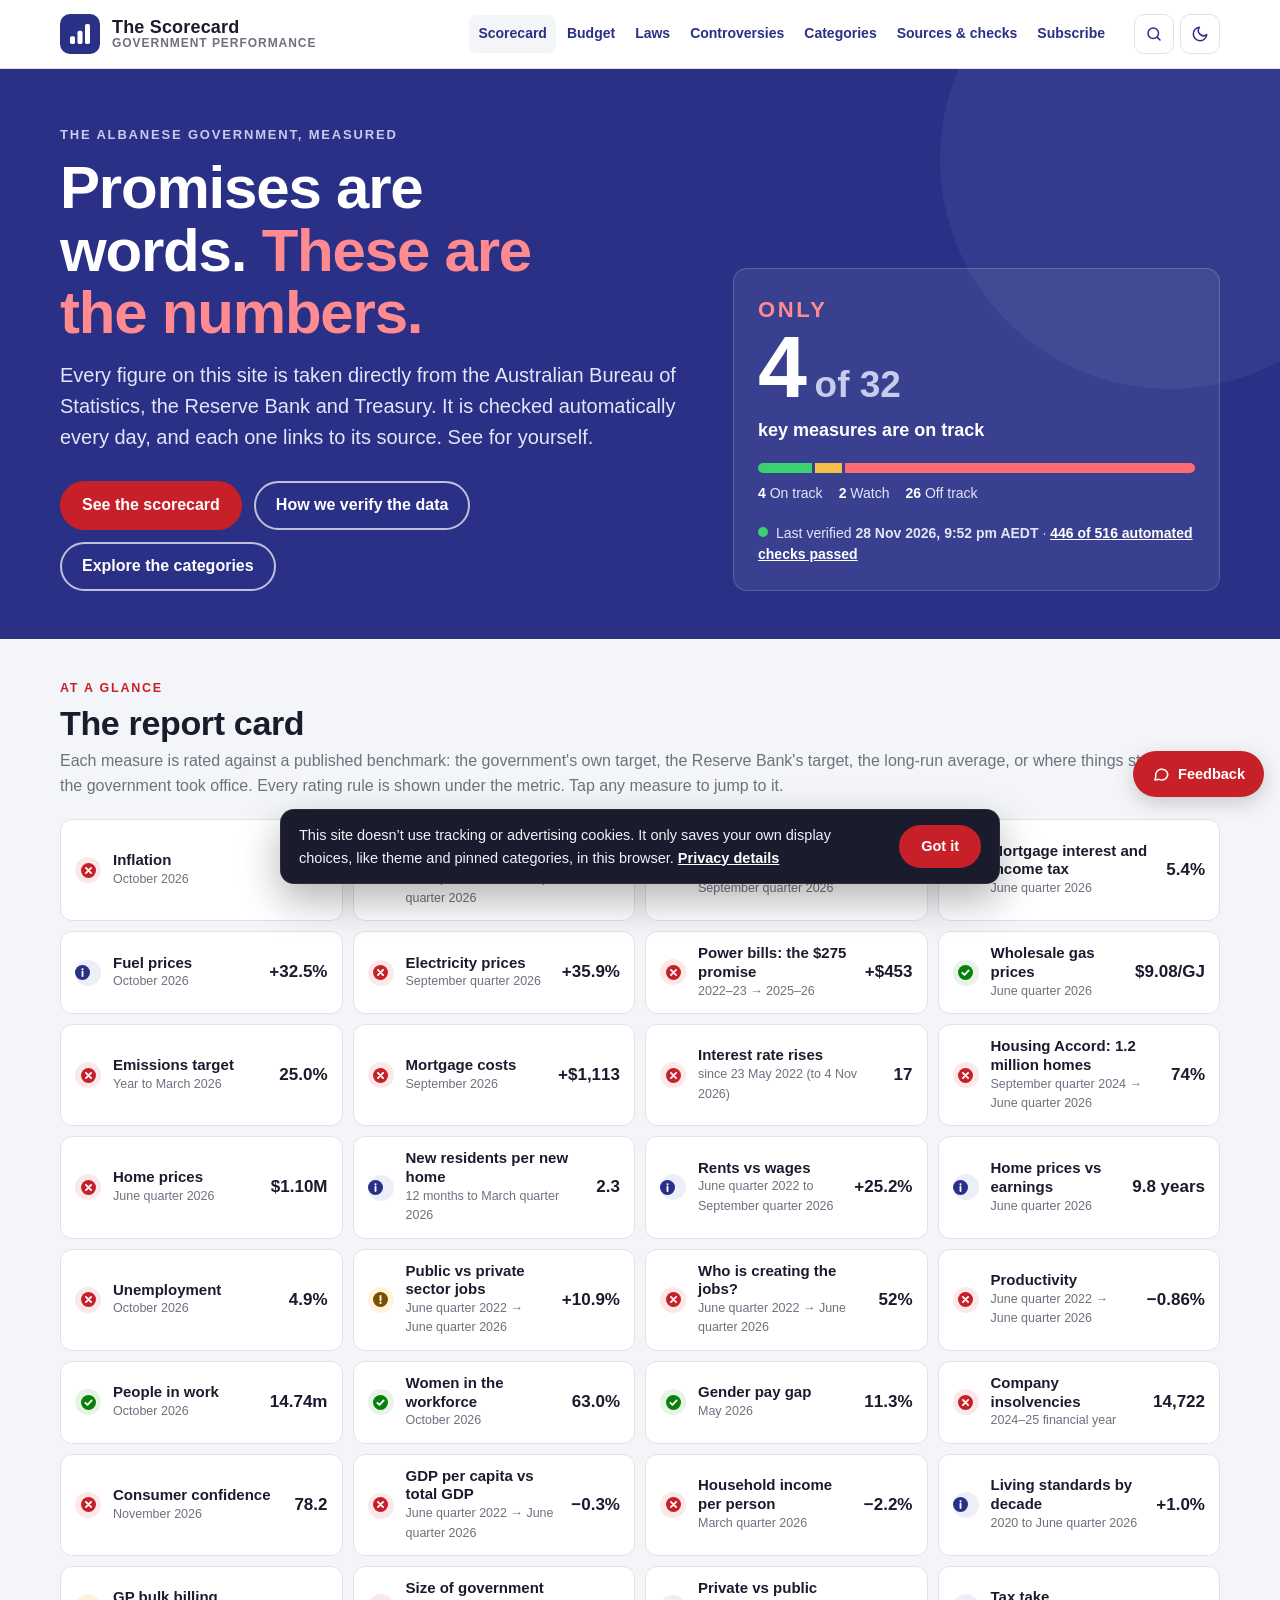
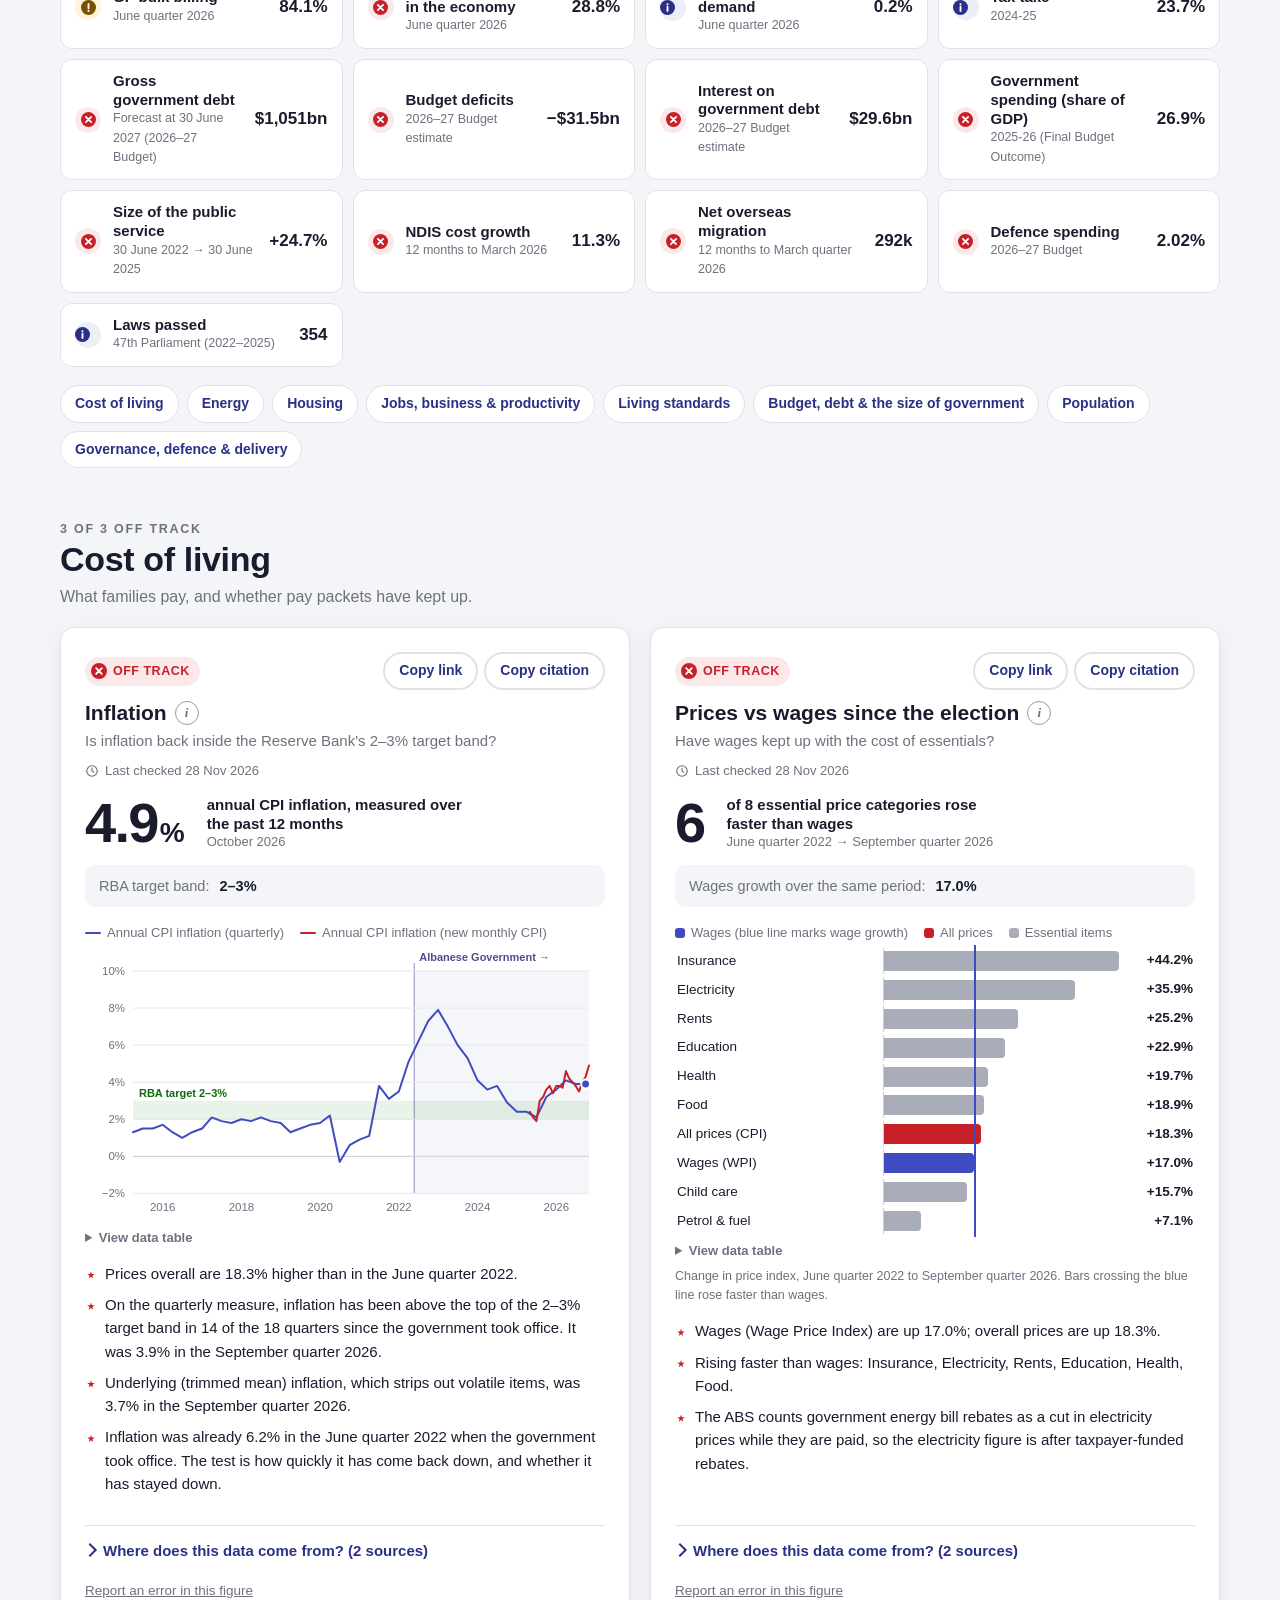
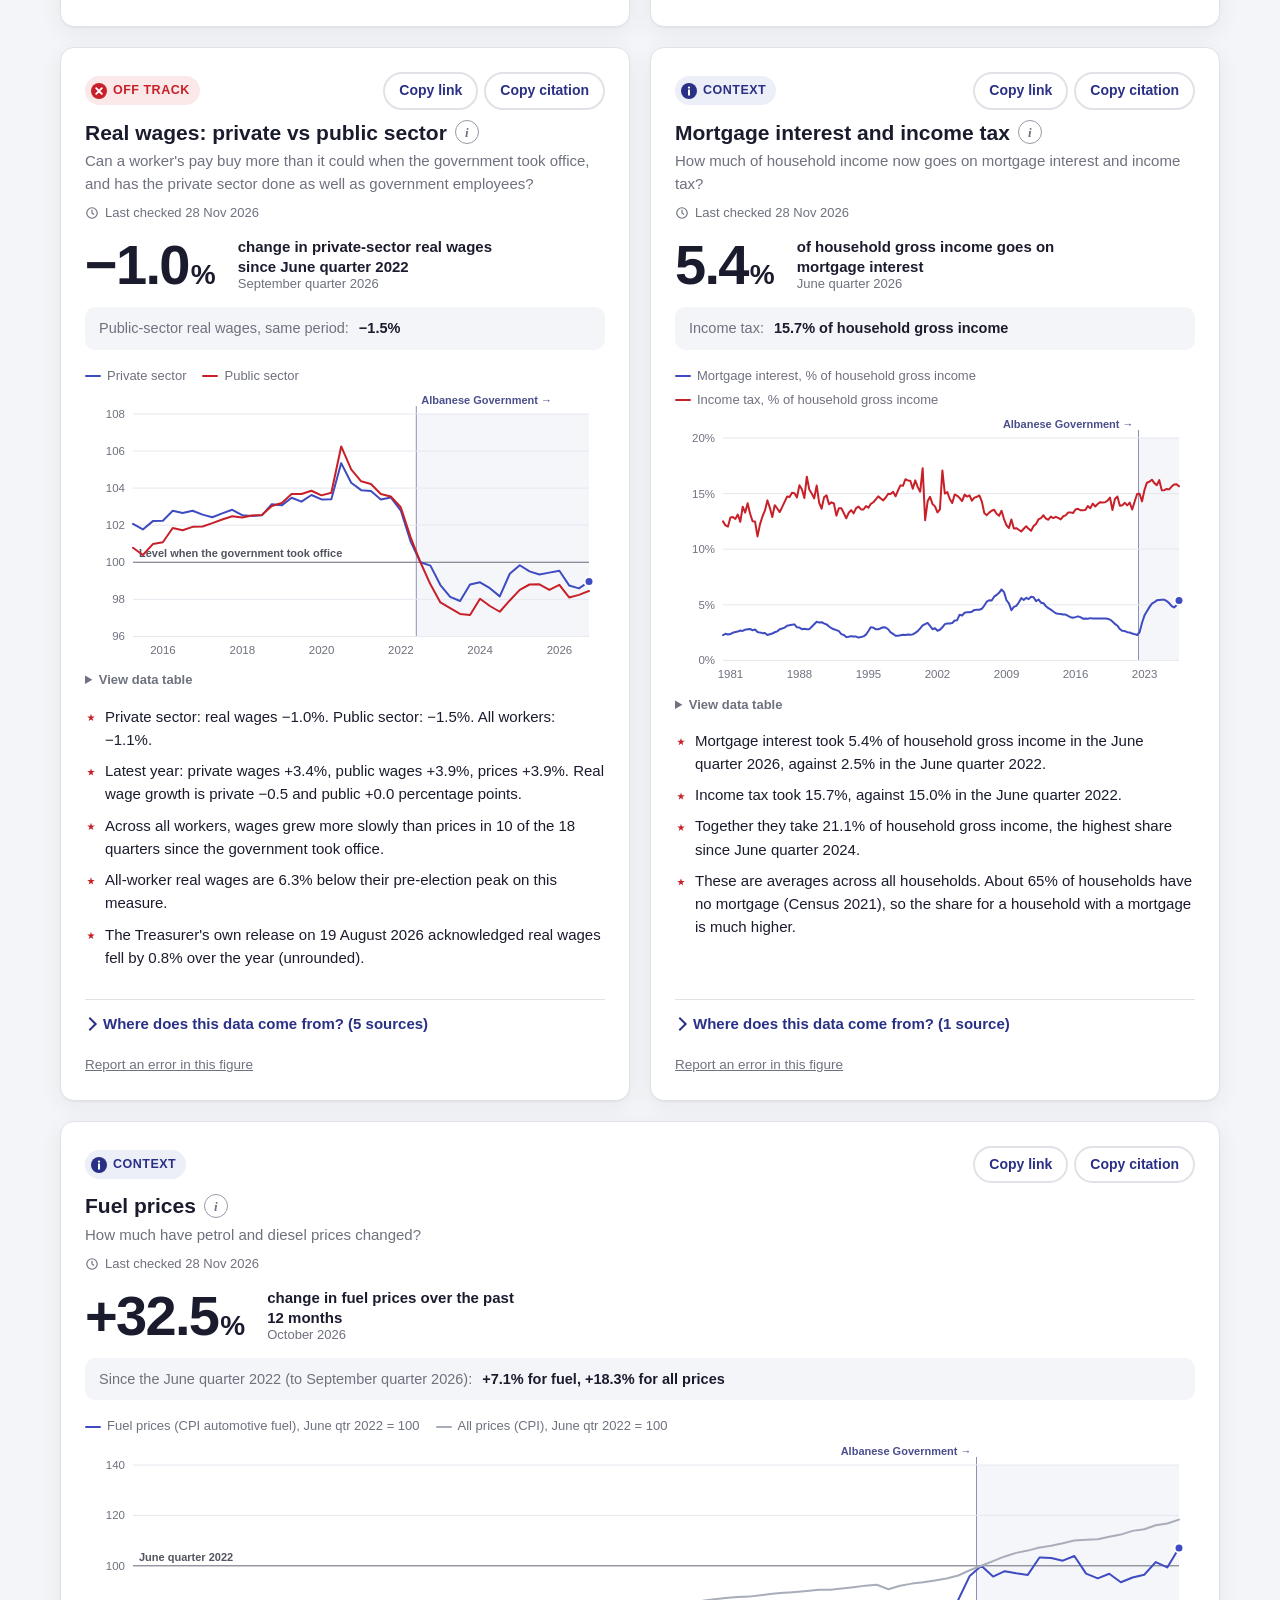
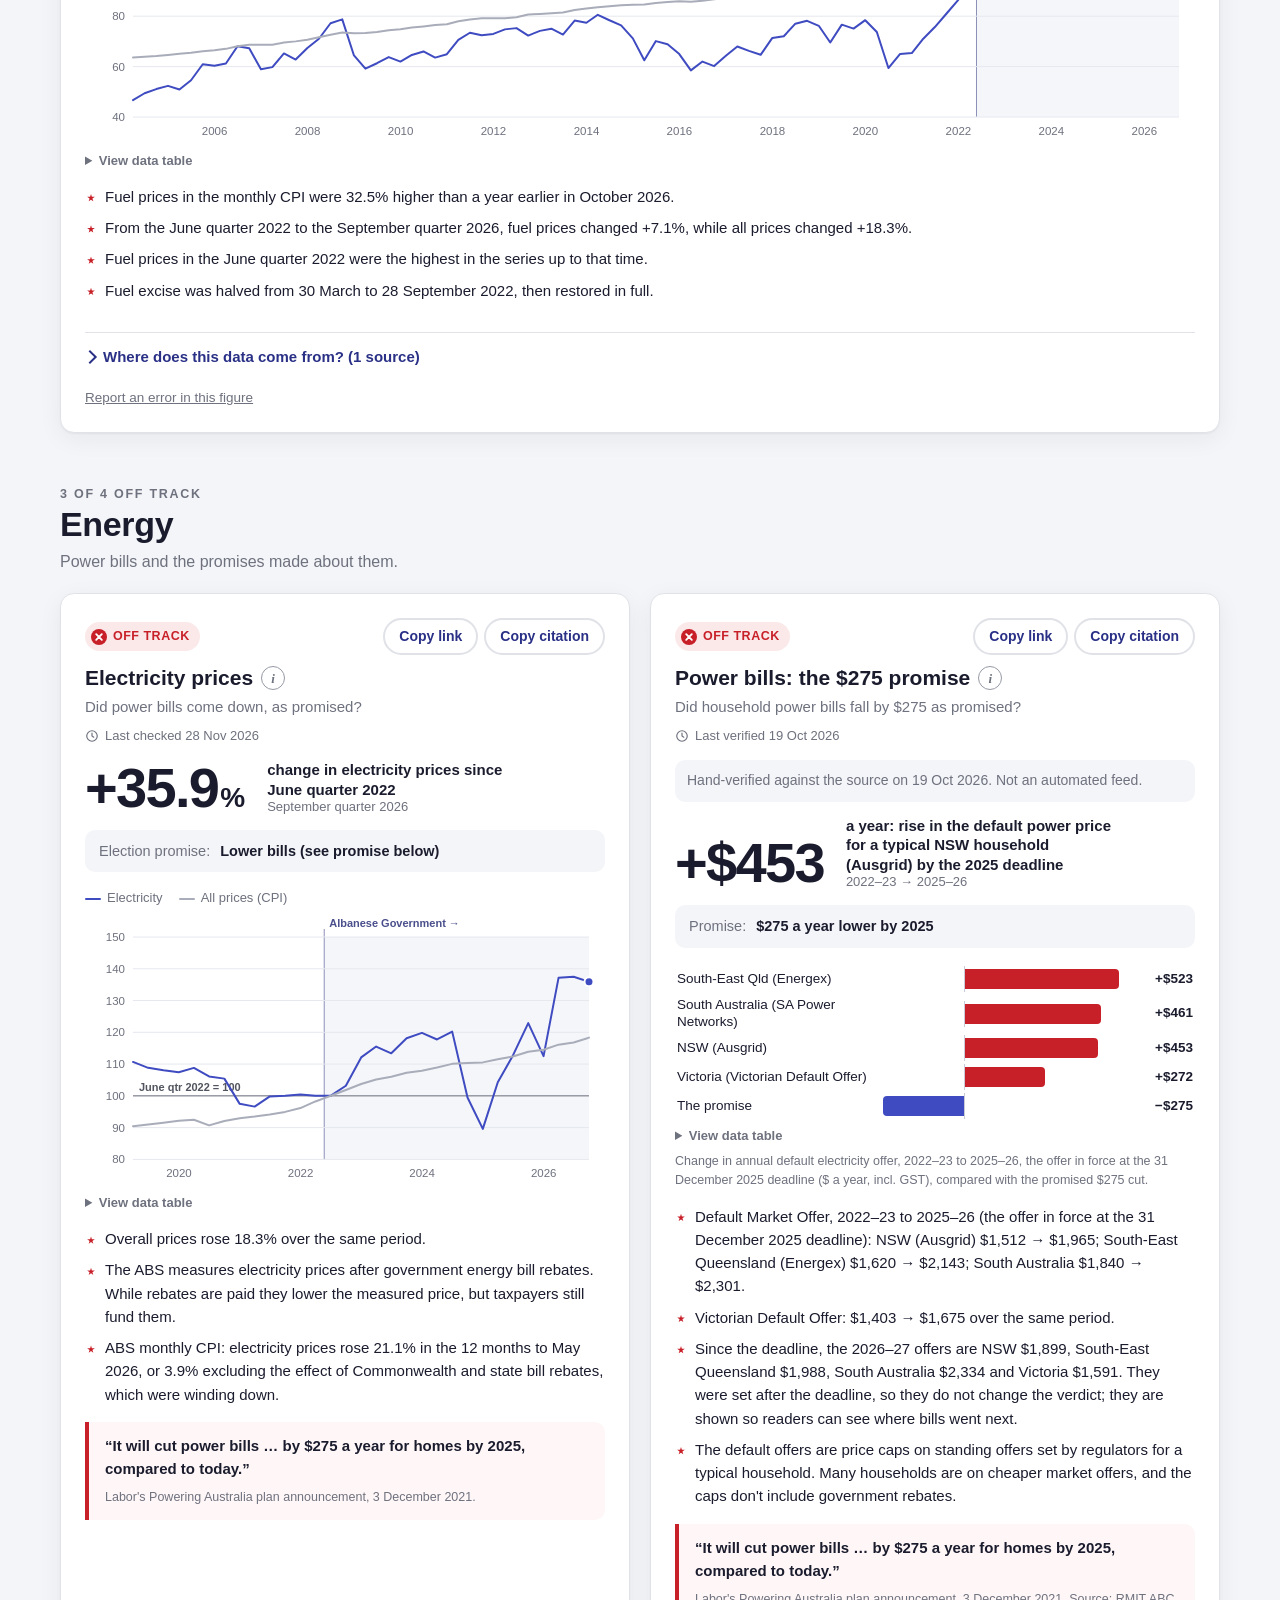
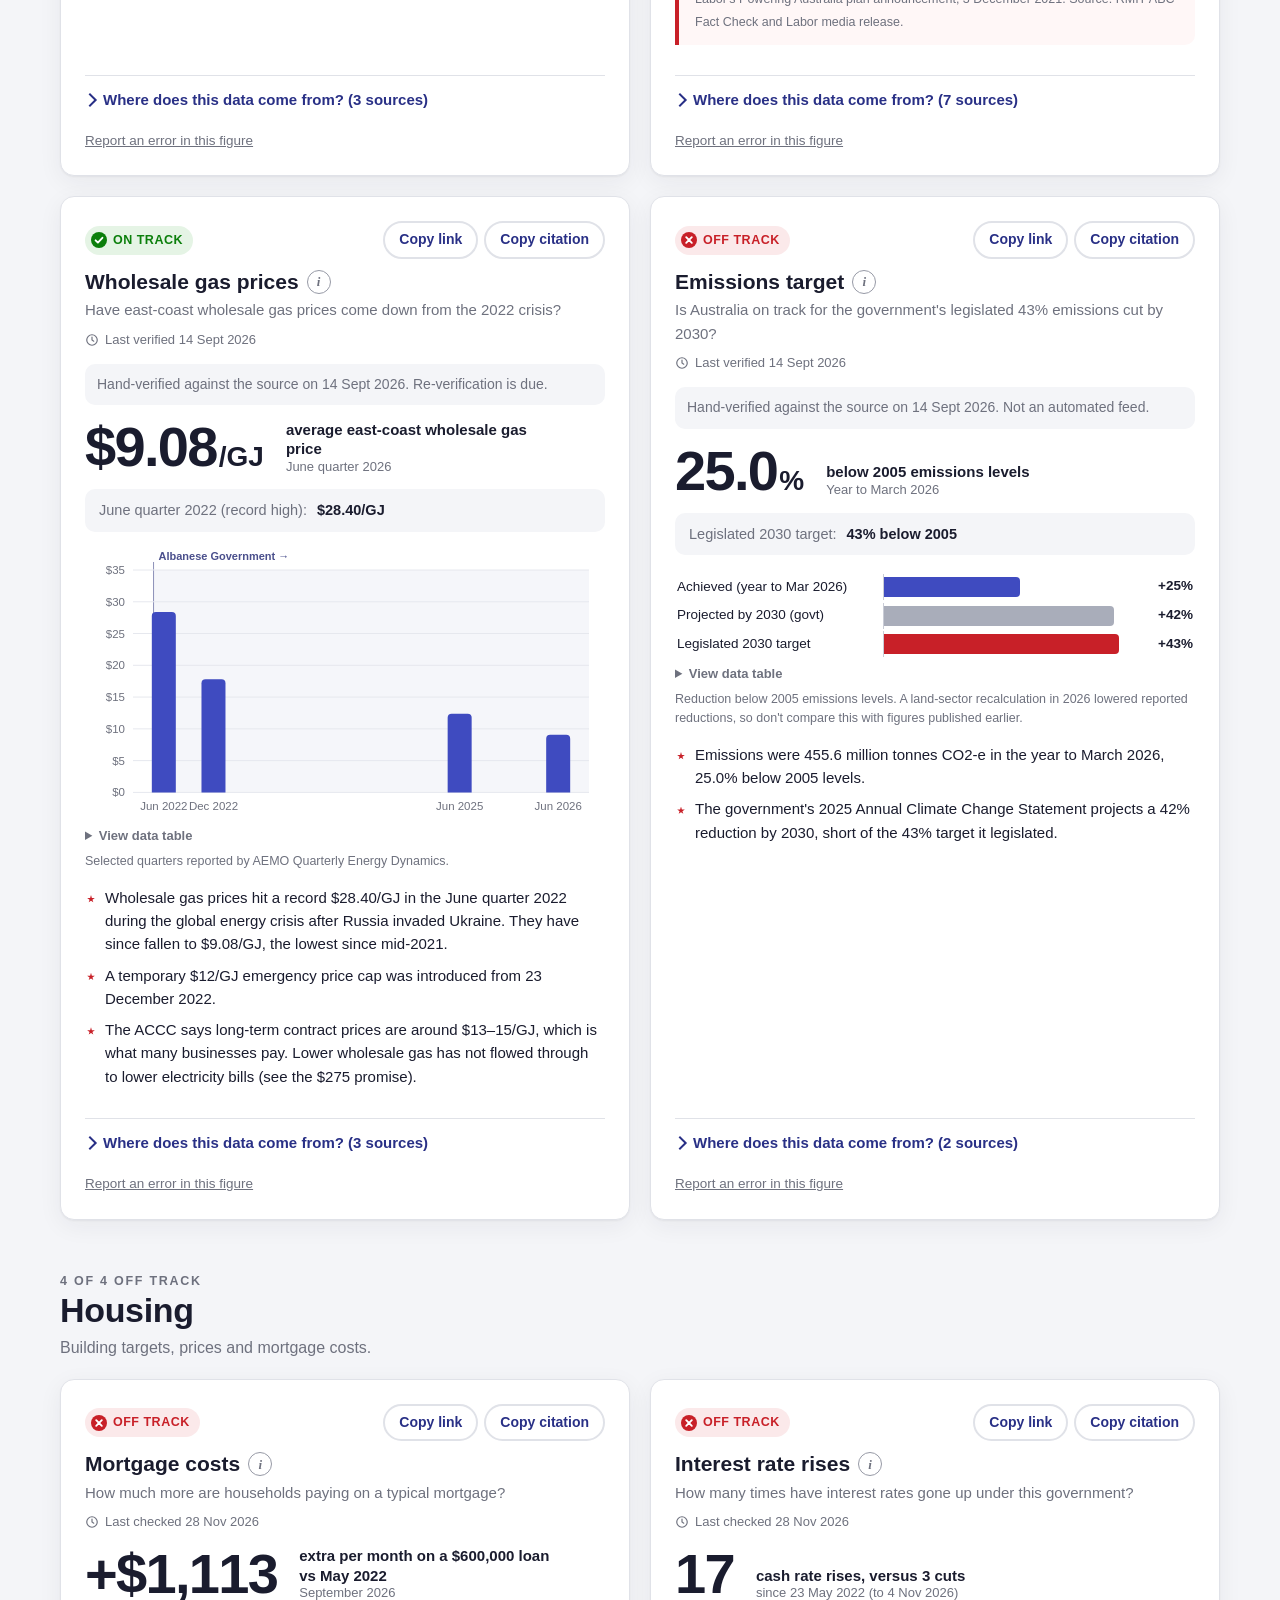
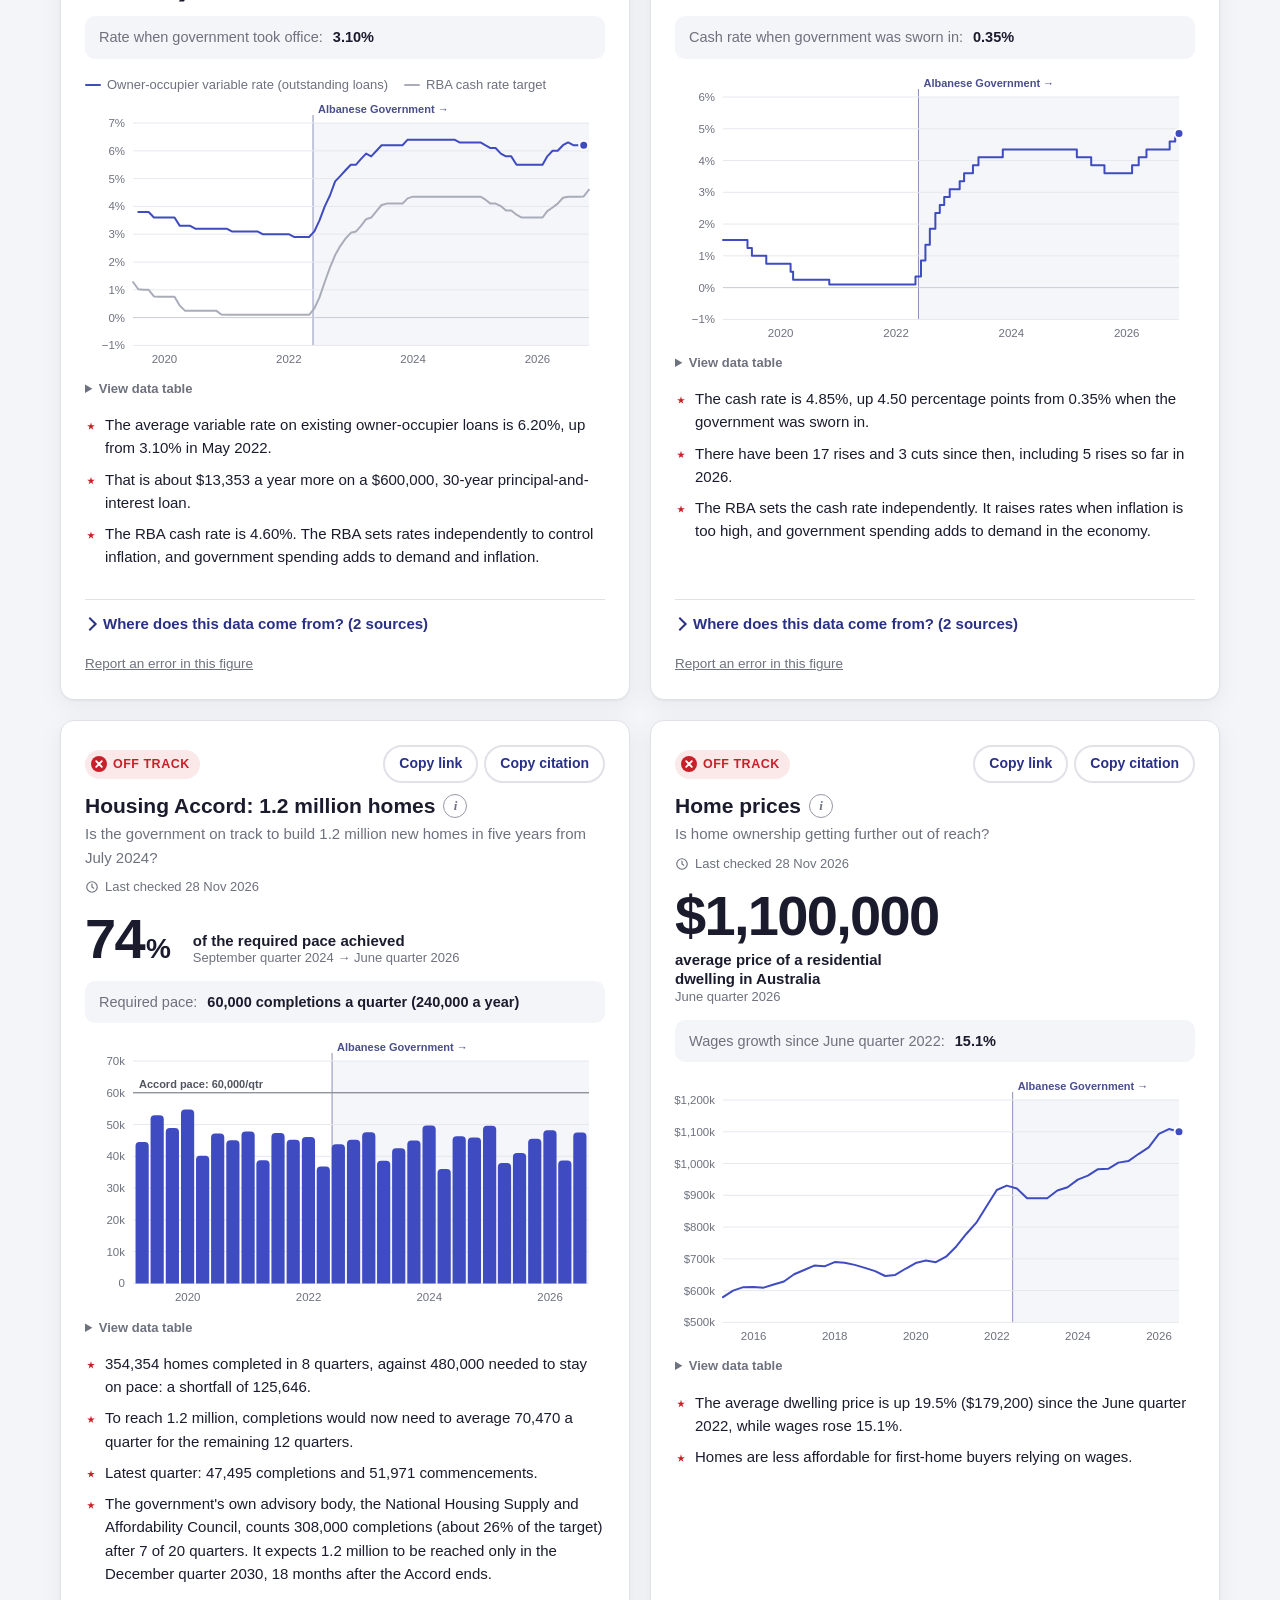
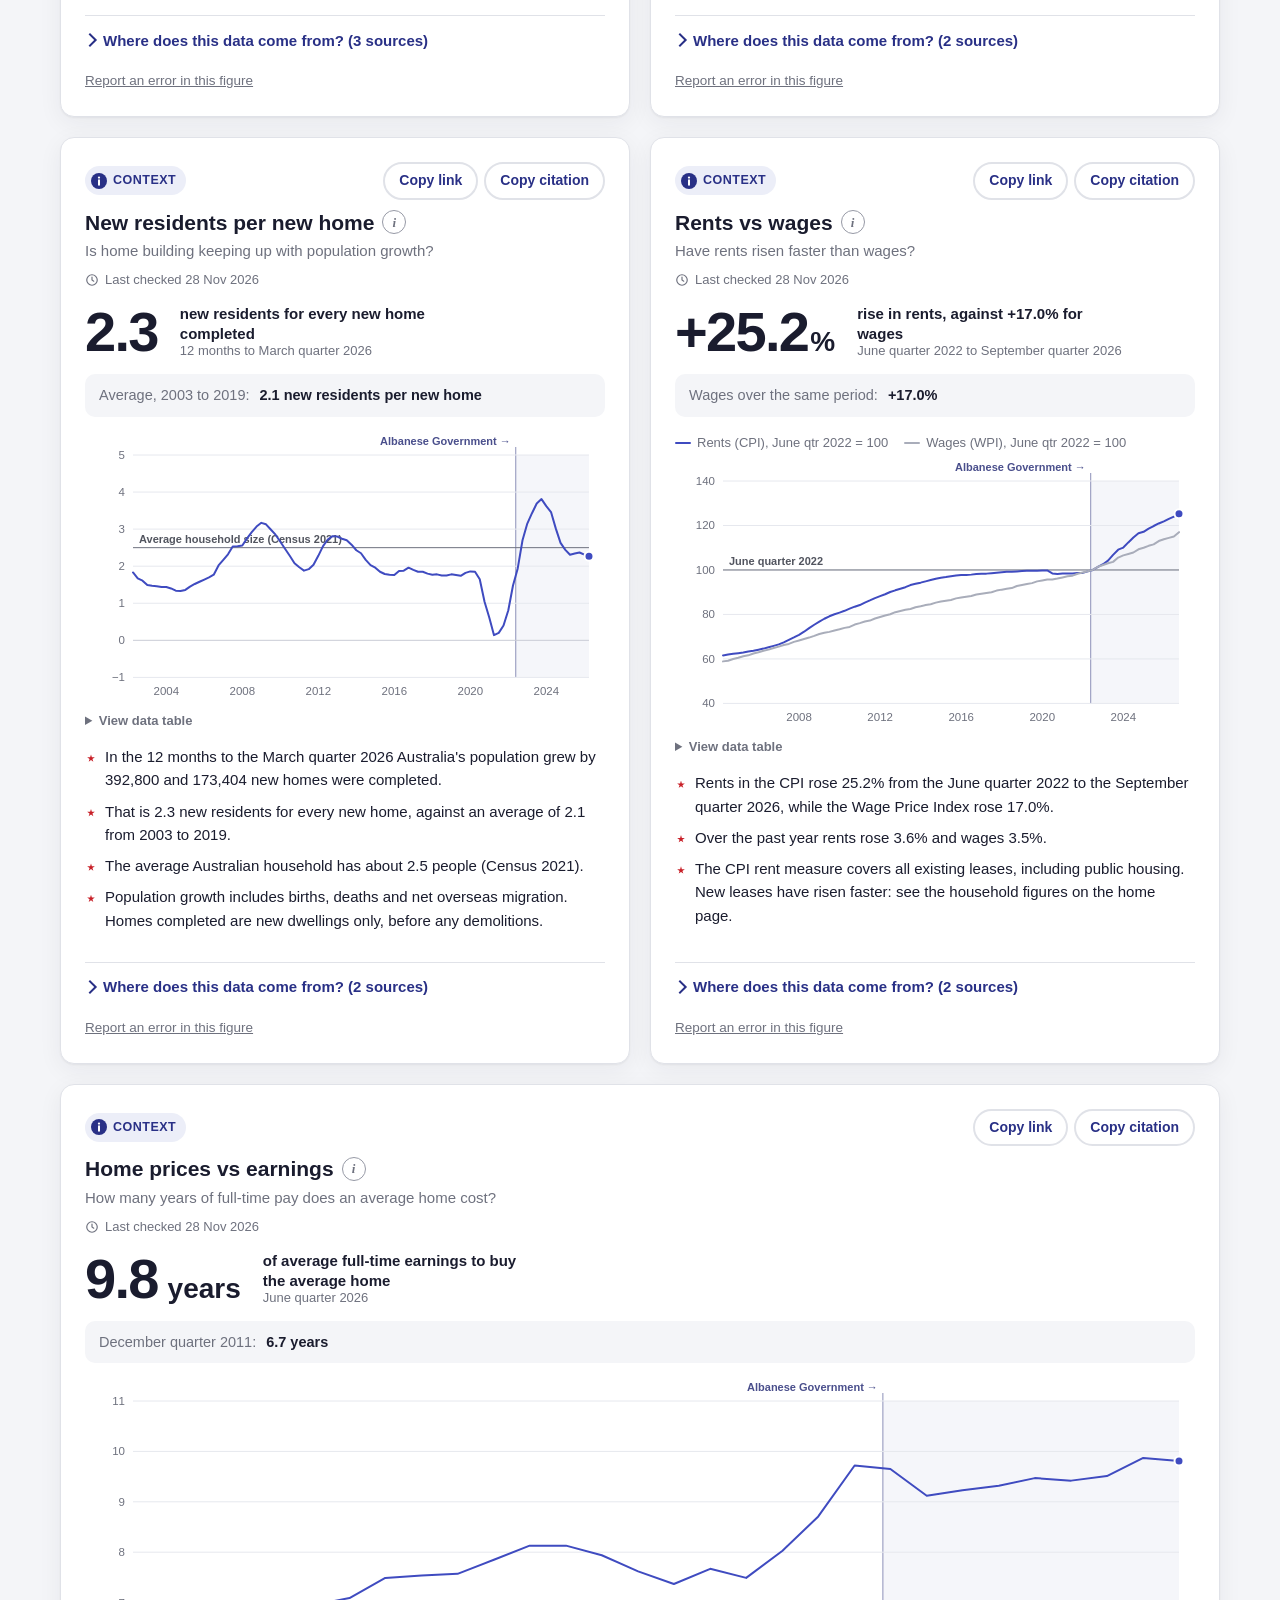
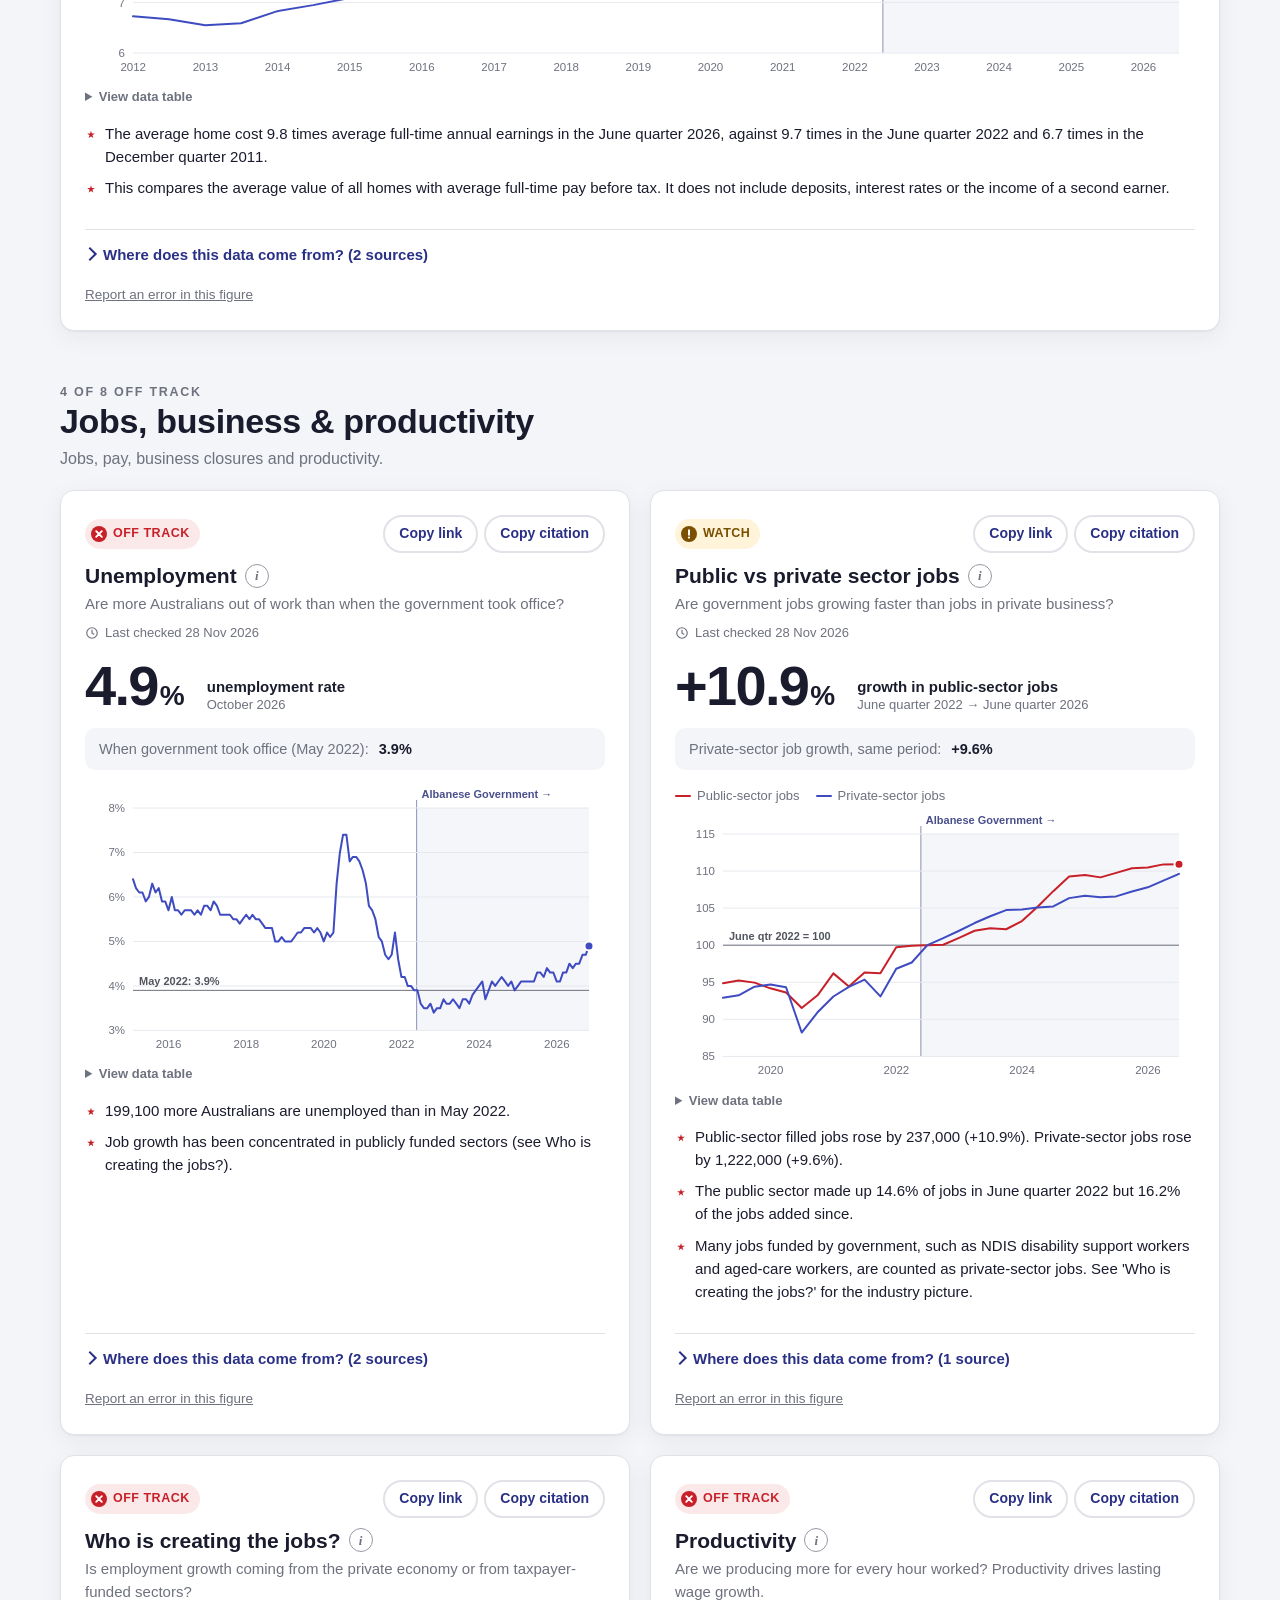
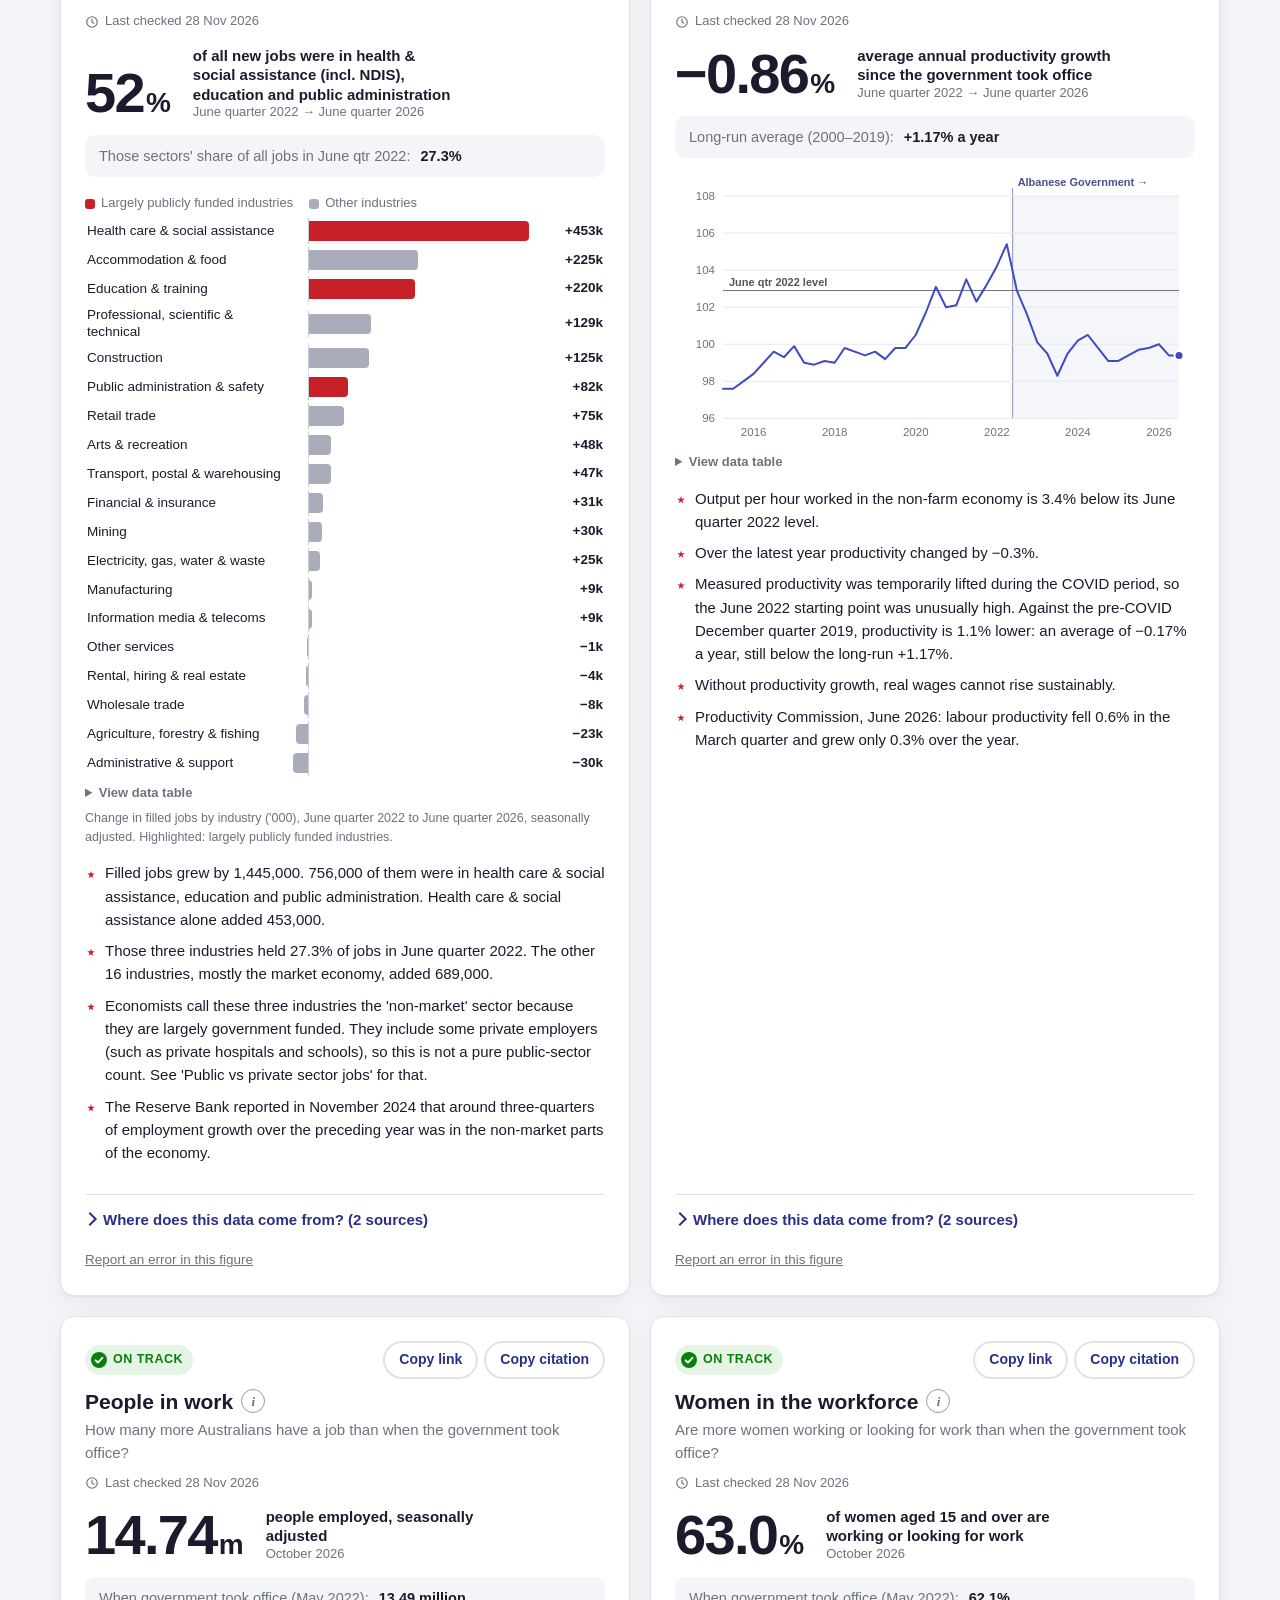
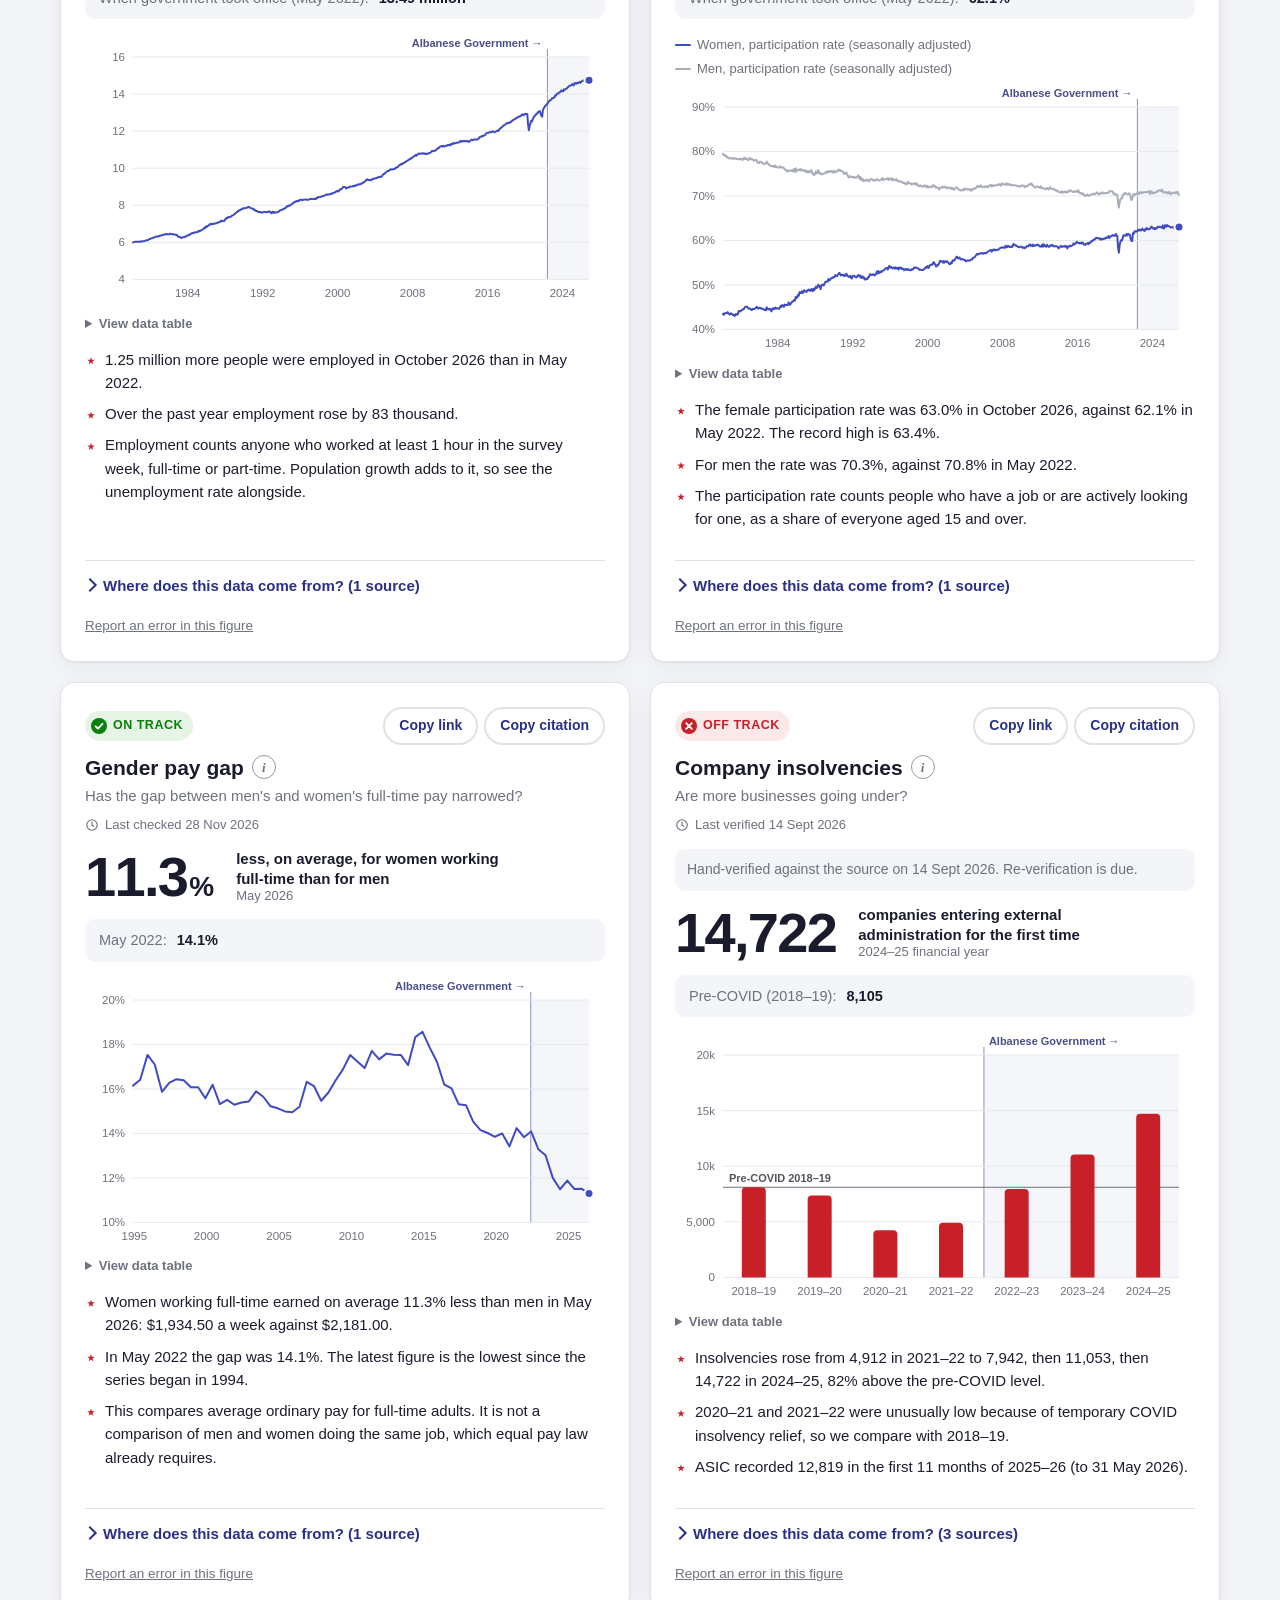
<file: index.html>
<!doctype html>
<html lang="en-AU">
<head>
  <meta charset="utf-8">
  <meta name="viewport" content="width=device-width, initial-scale=1">
  <script>(function(d){d.className+=" js";var t;try{t=localStorage.getItem("scorecard_theme")}catch(e){}if(t!=="dark"&&t!=="light")t=matchMedia("(prefers-color-scheme: dark)").matches?"dark":"light";d.setAttribute("data-theme",t)})(document.documentElement)</script>
  <title>The Scorecard | How is the Albanese Government really performing?</title>
  <meta name="description" content="An independent-data scorecard of the Albanese Government: inflation, real wages, housing, energy, jobs, productivity, debt and more, checked daily against official ABS, RBA and Treasury sources.">
  <meta property="og:title" content="The Scorecard: how is the Albanese Government really performing?">
  <meta property="og:description" content="Official figures from the ABS, RBA and Treasury, checked daily. See every source.">
  <meta property="og:type" content="website">
  <link rel="icon" type="image/svg+xml" href="assets/favicon.svg">
  <link rel="stylesheet" href="assets/styles.css?v=20260918p">
</head>
<body>
  <a class="skip-link" href="#content">Skip to content</a>
  <header class="site-header">
    <div class="wrap">
      <a class="brand" href="index.html">
        <svg class="brand-mark" viewBox="0 0 36 36" fill="none" aria-hidden="true">
          <rect width="36" height="36" rx="9" fill="#293086"/>
          <rect x="9" y="20" width="4.5" height="7" rx="1.5" fill="#fff"/>
          <rect x="15.75" y="15" width="4.5" height="12" rx="1.5" fill="#fff"/>
          <rect x="22.5" y="9" width="4.5" height="18" rx="1.5" fill="#fff"/>
        </svg>
        <span class="brand-name">The Scorecard<small>Government performance</small></span>
      </a>
      <nav class="nav" aria-label="Main">
        <a href="index.html" aria-current="page">Scorecard</a>
        <a href="budget.html">Budget</a>
        <a href="laws.html">Laws</a>
        <a href="controversies.html">Controversies</a>
        <a href="categories.html">Categories</a>
        <a href="sources.html">Sources &amp; checks</a>
        <a href="subscribe.html">Subscribe</a>
      </nav>
    </div>
  </header>

  <section class="hero" id="content" tabindex="-1">
    <div class="wrap hero-grid">
      <div>
        <p class="eyebrow">The Albanese Government, measured</p>
        <h1>Promises are words. <em>These are the numbers.</em></h1>
        <p class="lede">Every figure on this site is taken directly from the Australian Bureau of Statistics, the Reserve Bank and Treasury. It is checked automatically every day, and each one links to its source. See for yourself.</p>
        <div class="hero-actions">
          <a class="btn btn-red" href="#report">See the scorecard</a>
          <a class="btn btn-outline" href="sources.html">How we verify the data</a>
          <a class="btn btn-outline" href="categories.html">Explore the categories</a>
        </div>
      </div>
      <div class="tally" aria-live="polite">
        <div class="tally-only" id="tally-only">Only</div>
        <div class="tally-big"><span id="tally-on">–</span><span class="of"> of <span id="tally-total">–</span></span></div>
        <div class="tally-label" id="tally-label">key measures are on track</div>
        <div class="tally-bar" id="tally-bar"></div>
        <div class="tally-legend" id="tally-legend"></div>
        <div class="verified-line"><span><span class="pulse" aria-hidden="true" style="display:inline-block;margin-right:8px;vertical-align:1px"></span>Last verified <b id="verified-at">–</b> · <a href="sources.html#log" id="checks-passed">view checks</a></span></div>
      </div>
    </div>
  </section>

  <noscript><div class="wrap"><p class="noscript">This scorecard needs JavaScript to draw its charts. All data and sources are also listed on the <a href="sources.html">Sources page</a>.</p></div></noscript>

  <section class="report wrap" id="report">
    <p class="kicker">At a glance</p>
    <h2>The report card</h2>
    <p style="color:var(--body-grey);margin:0">Each measure is rated against a published benchmark: the government's own target, the Reserve Bank's target, the long-run average, or where things stood when the government took office. Every rating rule is shown under the metric. Tap any measure to jump to it.</p>
    <div class="report-grid" id="report-grid">
      <div class="sk sk-rc skeleton" aria-hidden="true"></div>
      <div class="sk sk-rc skeleton" aria-hidden="true"></div>
      <div class="sk sk-rc skeleton" aria-hidden="true"></div>
      <div class="sk sk-rc skeleton" aria-hidden="true"></div>
      <div class="sk sk-rc skeleton" aria-hidden="true"></div>
      <div class="sk sk-rc skeleton" aria-hidden="true"></div>
    </div>
    <div class="chips" id="chips"></div>
  </section>

  <main id="sections">
    <div class="section wrap skeleton" aria-hidden="true">
      <div class="sk sk-line"></div>
      <div class="cards"><div class="sk sk-card"></div><div class="sk sk-card"></div></div>
    </div>
  </main>

  <footer class="site-footer">
    <div class="wrap">
      <svg class="brand-mark" viewBox="0 0 36 36" fill="none" aria-hidden="true">
        <rect x="1" y="1" width="34" height="34" rx="9" stroke="#fff" stroke-opacity=".4" stroke-width="1.5"/>
        <rect x="9" y="20" width="4.5" height="7" rx="1.5" fill="#fff"/>
        <rect x="15.75" y="15" width="4.5" height="12" rx="1.5" fill="#fff"/>
        <rect x="22.5" y="9" width="4.5" height="18" rx="1.5" fill="#fff"/>
      </svg>
      <div>
        <p>Data: Australian Bureau of Statistics, Reserve Bank of Australia, Australian Treasury and other official sources as cited against each figure. ABS and RBA material is used under Creative Commons Attribution 4.0. Ratings and commentary are this site's independent assessment, based on the rules published with each measure.</p>
        <p>Found an error? We fix mistakes fast: <a href="sources.html#report-error">report it here</a>. <a href="sources.html">Sources, methods &amp; daily checks</a> · <a href="categories.html">Explore the categories</a></p>
      </div>
    </div>
  </footer>

  <script src="assets/config.js?v=20260918p"></script>
  <script src="data/metrics.js?v=20260918p"></script>
  <script src="assets/charts.js?v=20260918p"></script>
  <script src="assets/app.js?v=20260918p"></script>
  <script src="assets/site.js?v=20260918p"></script>
</body>
</html>
</file>
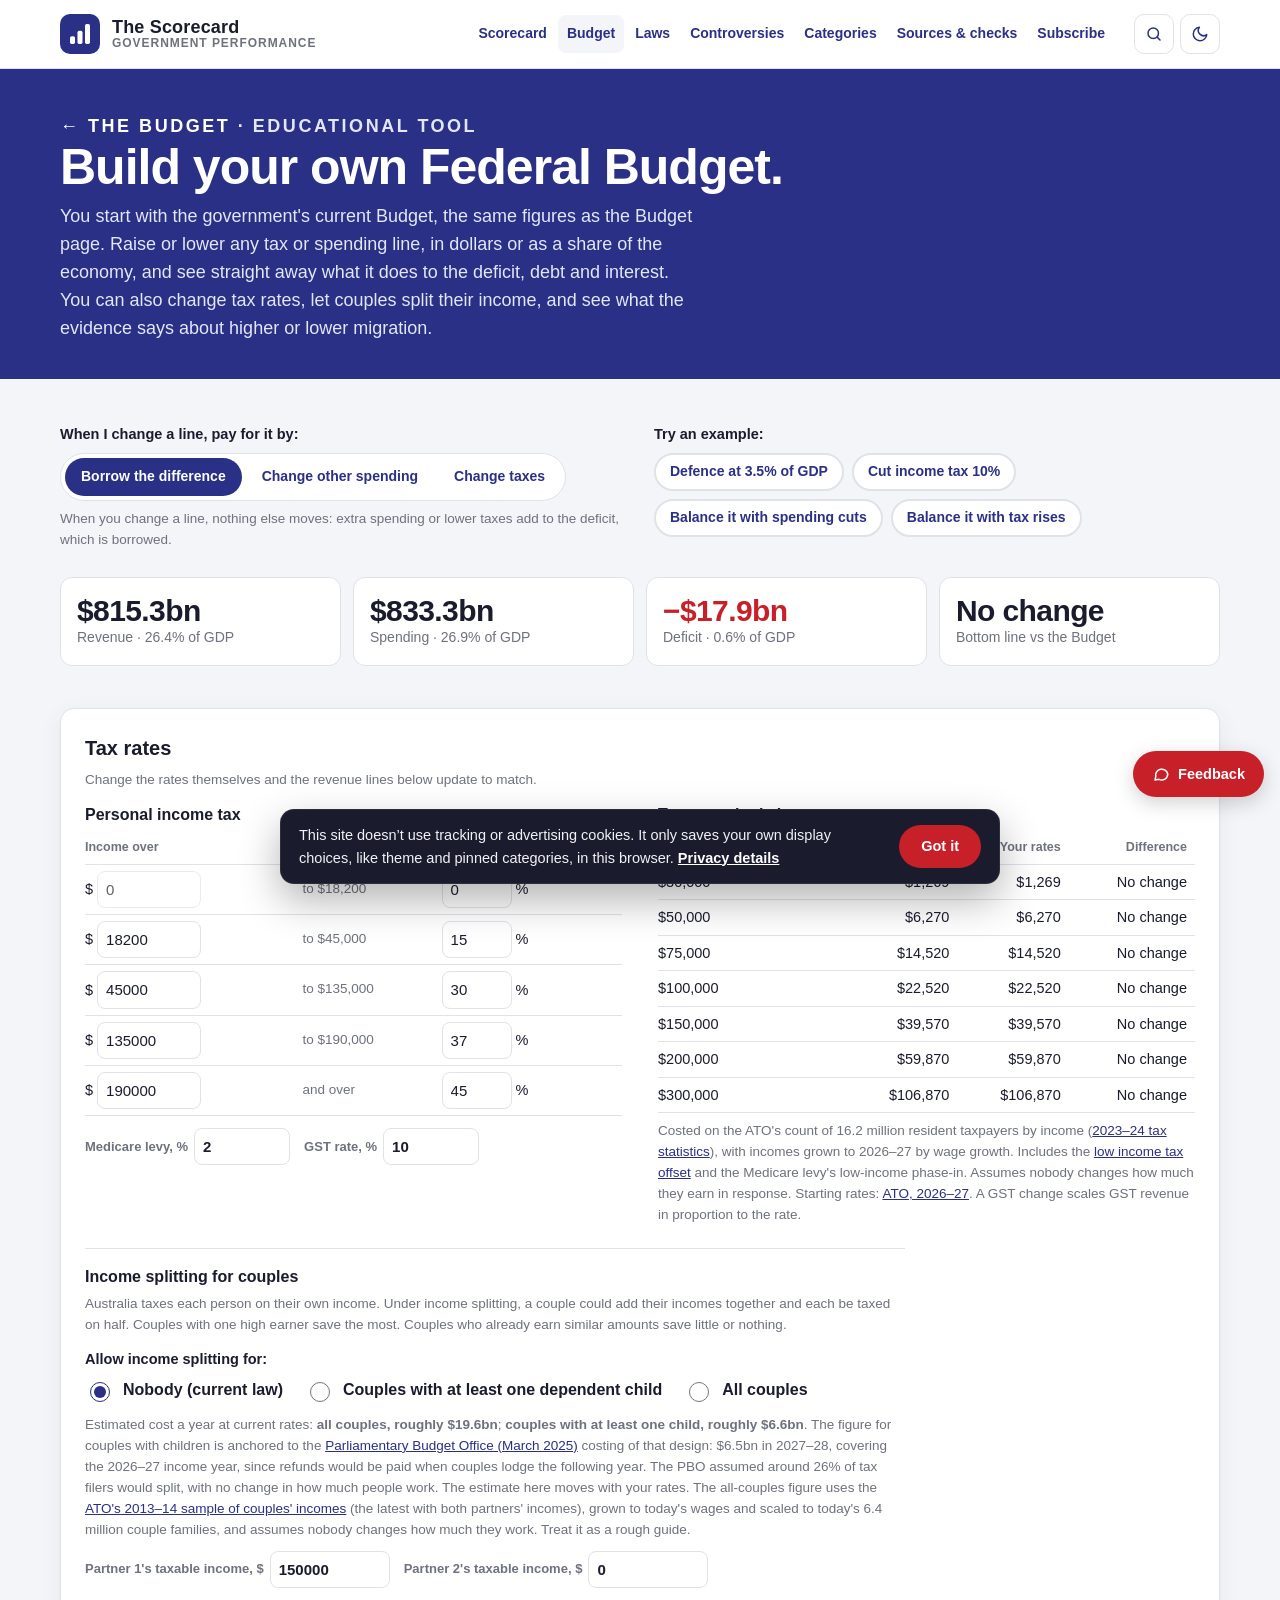
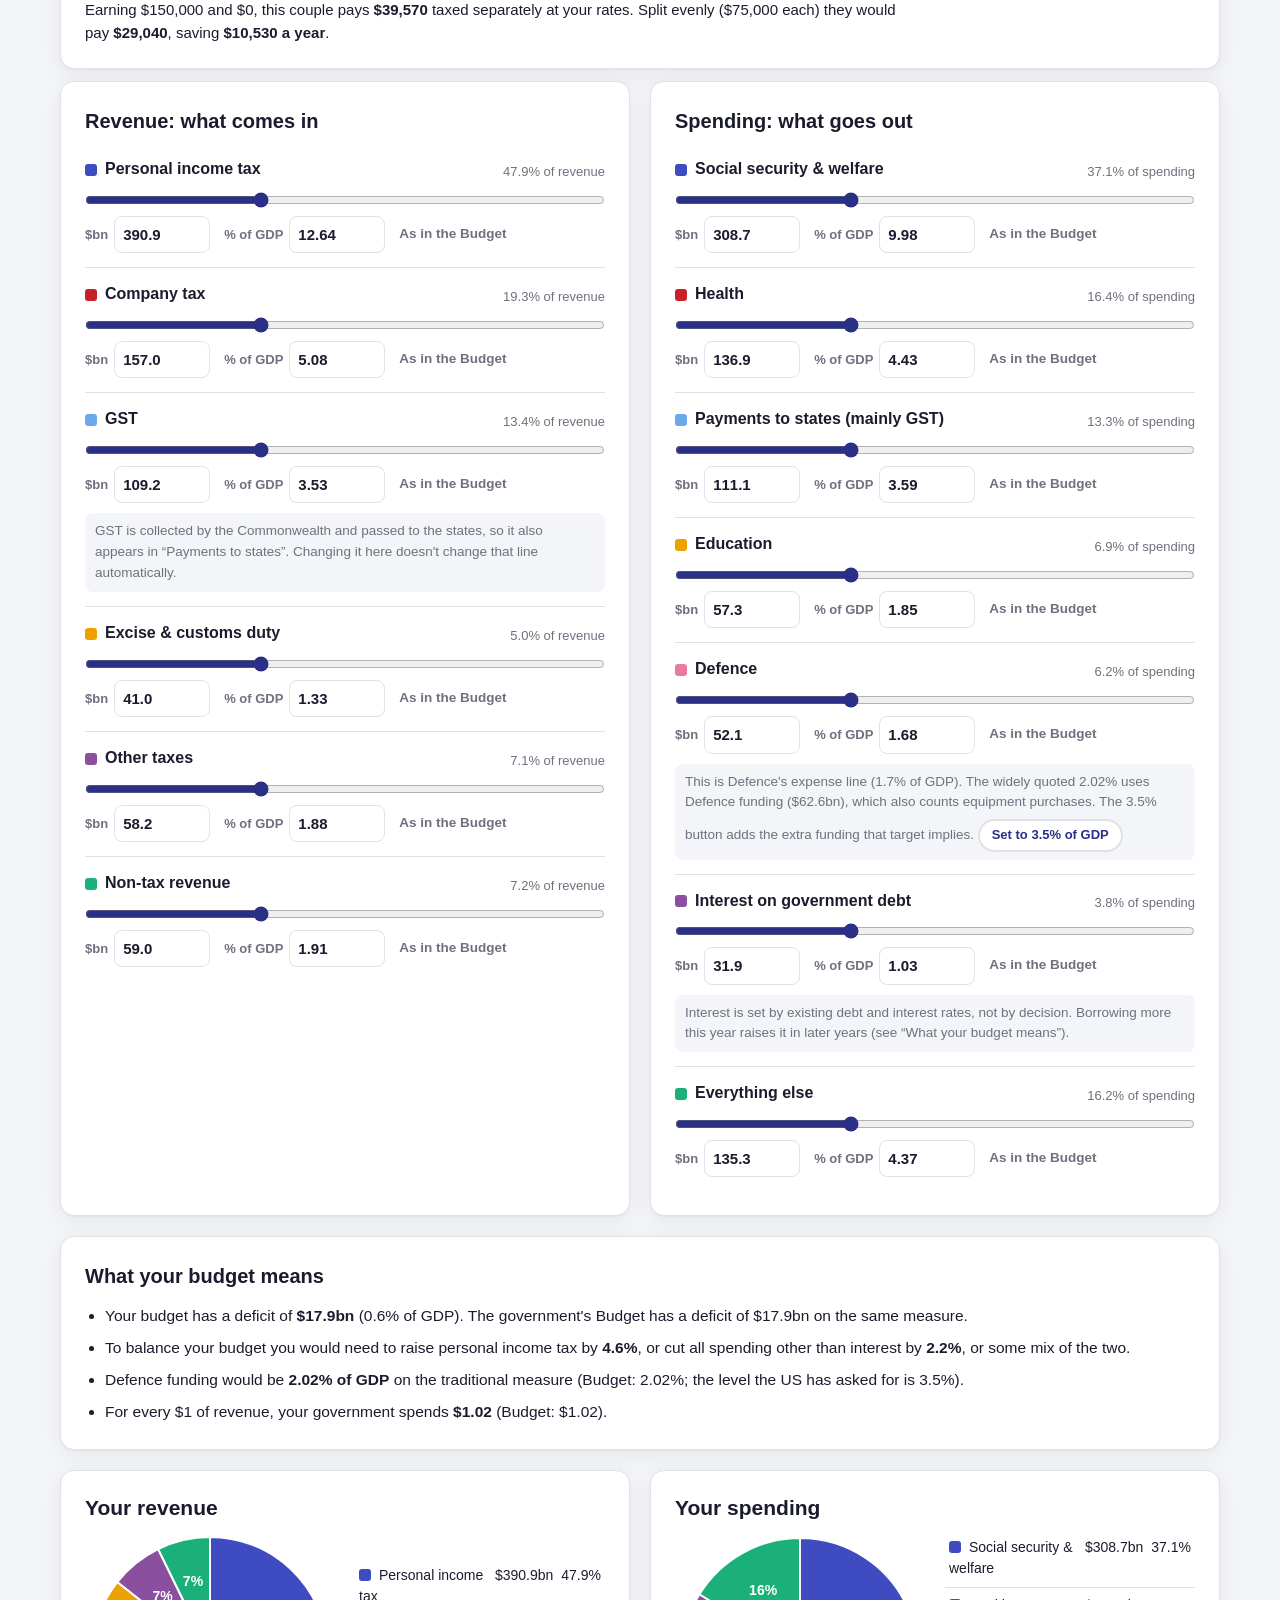
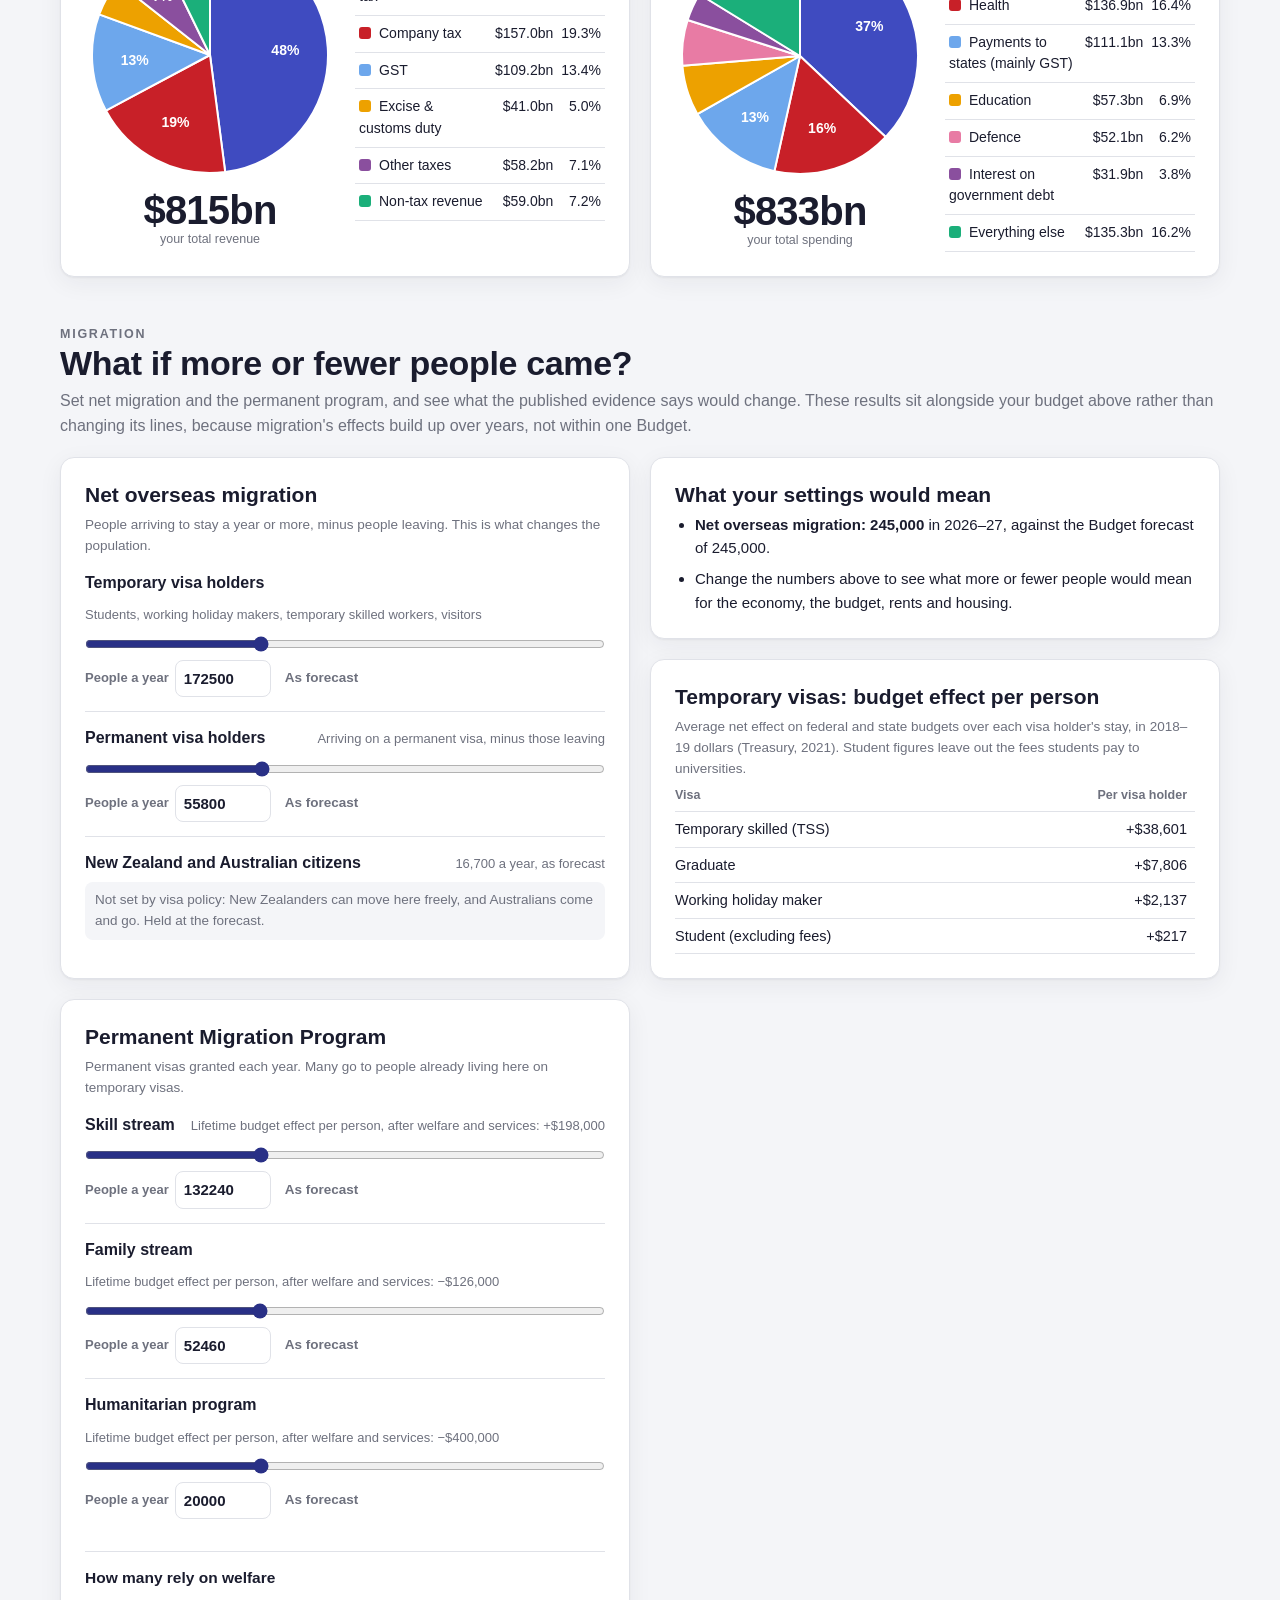
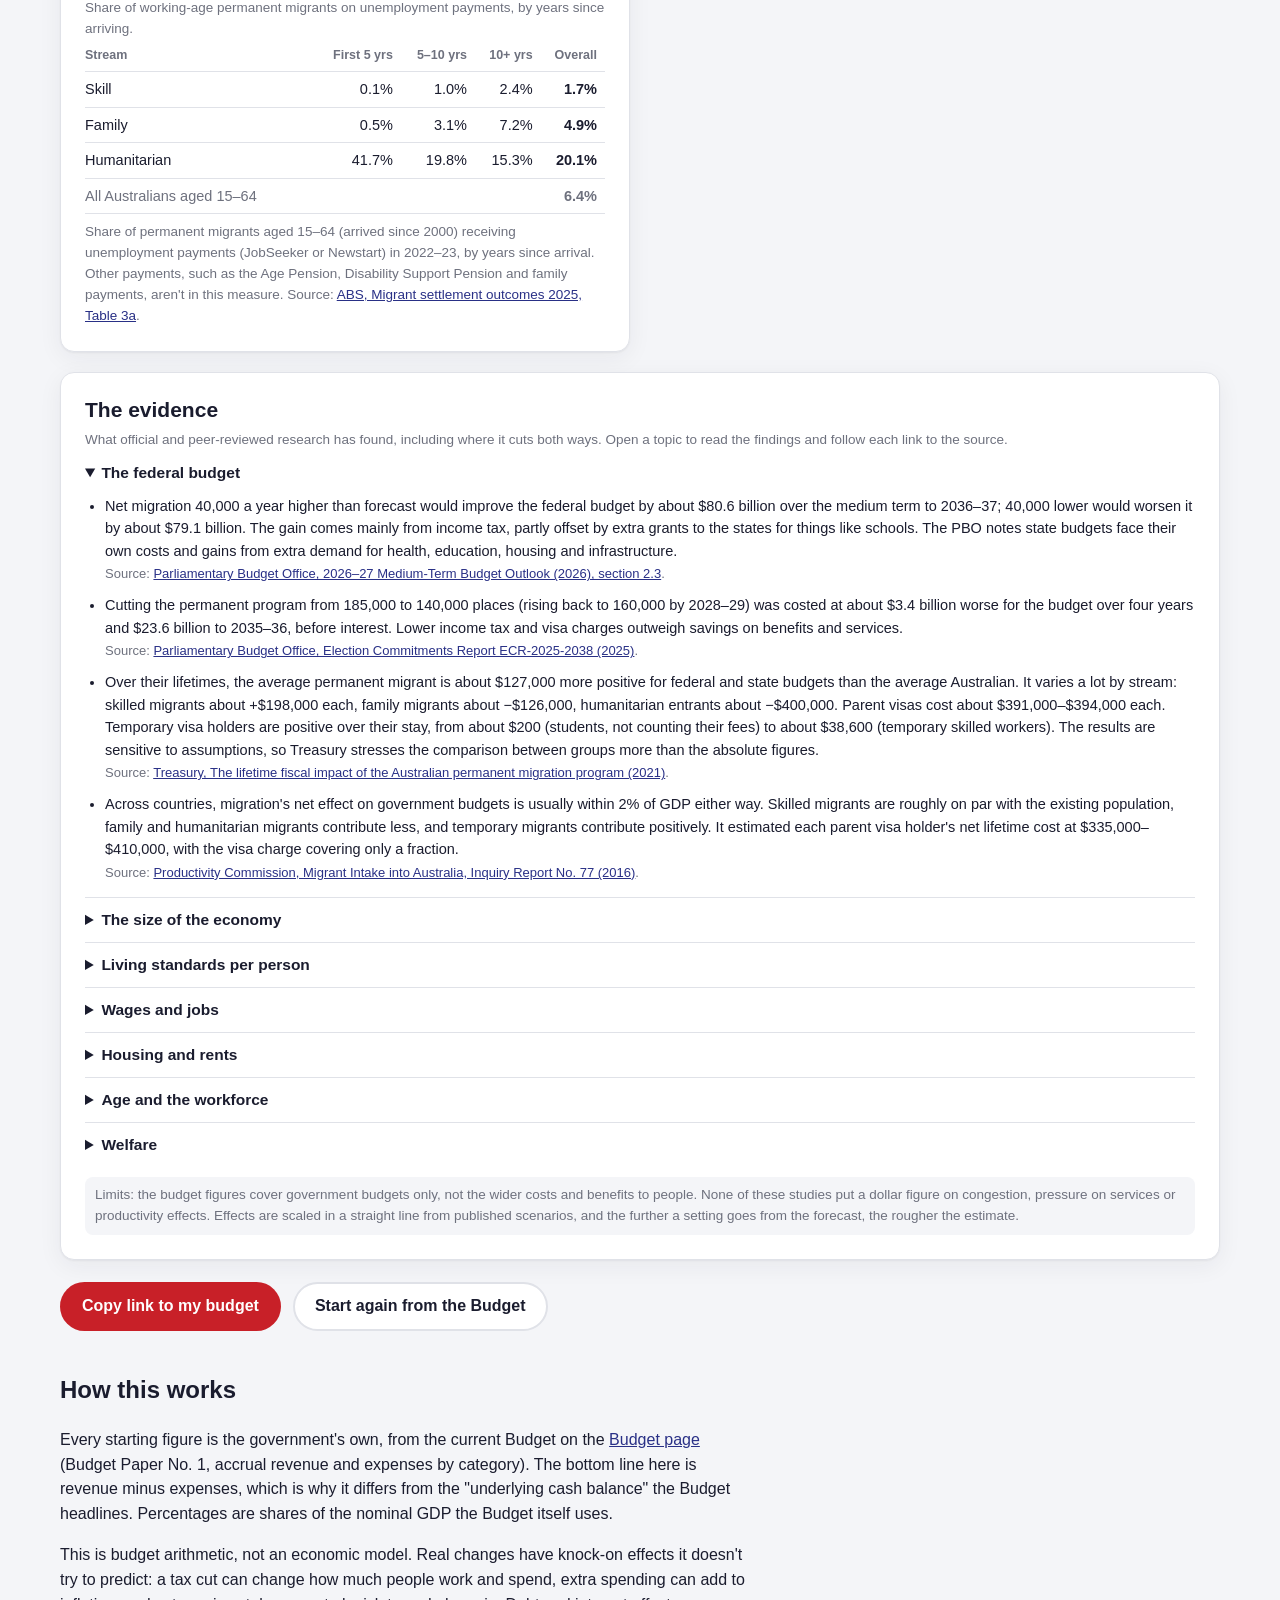
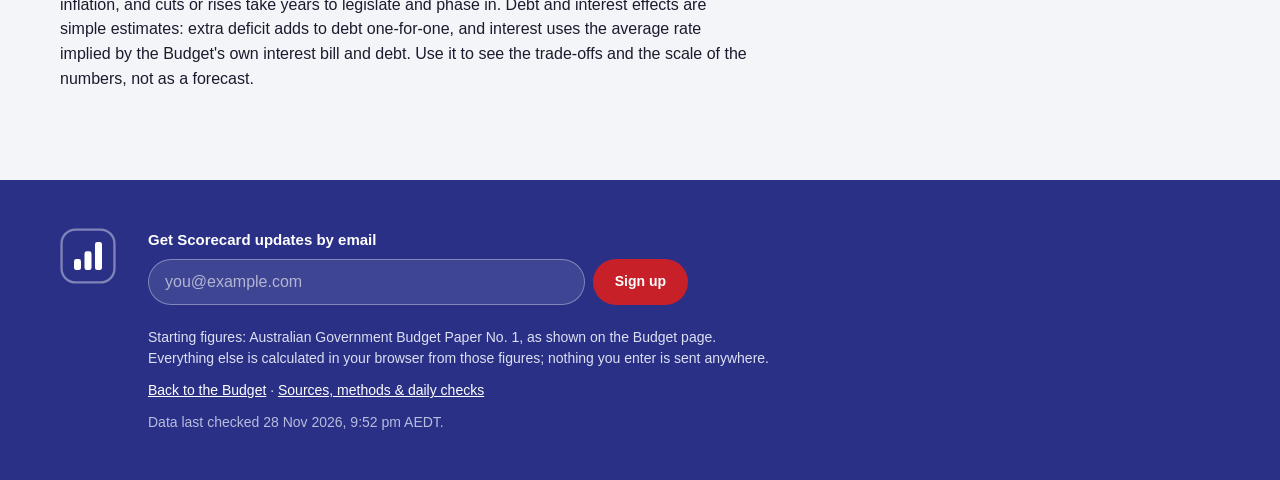
<file: budget-builder.html>
<!doctype html>
<html lang="en-AU">
<head>
  <meta charset="utf-8">
  <meta name="viewport" content="width=device-width, initial-scale=1">
  <script>(function(d){d.className+=" js";var t;try{t=localStorage.getItem("scorecard_theme")}catch(e){}if(t!=="dark"&&t!=="light")t=matchMedia("(prefers-color-scheme: dark)").matches?"dark":"light";d.setAttribute("data-theme",t)})(document.documentElement)</script>
  <title>Build your own Federal Budget | The Scorecard</title>
  <meta name="description" content="Start from the government's own Budget and change any tax or spending line, tax rates or migration levels, and see what it does to the deficit, debt, interest and the economy.">
  <link rel="icon" type="image/svg+xml" href="assets/favicon.svg">
  <link rel="stylesheet" href="assets/styles.css?v=20260918p">
</head>
<body>
  <a class="skip-link" href="#content">Skip to content</a>
  <header class="site-header">
    <div class="wrap">
      <a class="brand" href="index.html">
        <svg class="brand-mark" viewBox="0 0 36 36" fill="none" aria-hidden="true">
          <rect width="36" height="36" rx="9" fill="#293086"/>
          <rect x="9" y="20" width="4.5" height="7" rx="1.5" fill="#fff"/>
          <rect x="15.75" y="15" width="4.5" height="12" rx="1.5" fill="#fff"/>
          <rect x="22.5" y="9" width="4.5" height="18" rx="1.5" fill="#fff"/>
        </svg>
        <span class="brand-name">The Scorecard<small>Government performance</small></span>
      </a>
      <nav class="nav" aria-label="Main">
        <a href="index.html">Scorecard</a>
        <a href="budget.html" aria-current="page">Budget</a>
        <a href="laws.html">Laws</a>
        <a href="controversies.html">Controversies</a>
        <a href="categories.html">Categories</a>
        <a href="sources.html">Sources &amp; checks</a>
        <a href="subscribe.html">Subscribe</a>
      </nav>
    </div>
  </header>

  <section class="page-hero" id="content" tabindex="-1">
    <div class="wrap">
      <p class="eyebrow"><a href="budget.html" class="bb-back">&larr; The Budget</a> &middot; Educational tool</p>
      <h1>Build your own Federal Budget.</h1>
      <p>You start with the government's current Budget, the same figures as the Budget page. Raise or lower any tax or spending line, in dollars or as a share of the economy, and see straight away what it does to the deficit, debt and interest. You can also change tax rates, let couples split their income, and see what the evidence says about higher or lower migration.</p>
    </div>
  </section>

  <main class="wrap section" id="bb-app">
    <div class="bb-shared" id="bb-shared" hidden>
      <p>You opened a link to someone's budget. You're looking at the government's Budget for now.</p>
      <button type="button" class="btn btn-red" id="bb-load-shared">Load their budget</button>
    </div>

    <div class="bb-toolbar">
      <div class="bb-group">
        <span class="bb-label">When I change a line, pay for it by:</span>
        <div class="toggle" role="group" aria-label="How changes are paid for" id="bb-mode"></div>
        <p class="bb-help" id="bb-mode-help"></p>
      </div>
      <div class="bb-group">
        <span class="bb-label">Try an example:</span>
        <div class="bb-presets">
          <button type="button" class="btn btn-ghost" data-preset="defence">Defence at 3.5% of GDP</button>
          <button type="button" class="btn btn-ghost" data-preset="pit">Cut income tax 10%</button>
          <button type="button" class="btn btn-ghost" data-preset="cuts">Balance it with spending cuts</button>
          <button type="button" class="btn btn-ghost" data-preset="taxes">Balance it with tax rises</button>
        </div>
      </div>
    </div>

    <div class="bb-sticky">
      <div class="balance-strip bb-summary" id="bb-summary" aria-live="polite"></div>
      <p class="bb-status" id="bb-status" role="status"></p>
    </div>

    <section class="card bb-rates" id="bb-rates" aria-labelledby="bb-rates-h" hidden>
      <div class="bb-rates-top">
        <div>
          <h2 class="bb-h" id="bb-rates-h">Tax rates</h2>
          <p class="bb-help" id="bb-rates-intro">Change the rates themselves and the revenue lines below update to match.</p>
        </div>
        <button type="button" class="btn btn-secondary bb-inline" id="bb-rates-reset" hidden>Put rates back to the Budget</button>
      </div>
      <div class="bb-rates-grid">
        <div>
          <h3 class="bb-sub">Personal income tax</h3>
          <div class="bb-scroll">
            <table class="bb-table">
              <thead><tr><th scope="col">Income over</th><th scope="col"><span class="sr-only">Up to</span></th><th scope="col">Rate</th><th scope="col"><span class="sr-only">Budget setting</span></th></tr></thead>
              <tbody id="bb-brackets"></tbody>
            </table>
          </div>
          <div class="bb-fields bb-rate-row">
            <label class="bb-field" id="bb-ml-field"><span>Medicare levy, %</span></label>
            <label class="bb-field" id="bb-gst-field"><span>GST rate, %</span></label>
          </div>
          <p class="bb-note" id="bb-rates-drift" hidden></p>
        </div>
        <div>
          <h3 class="bb-sub">Tax on a single income</h3>
          <div class="bb-scroll">
            <table class="bb-table">
              <thead><tr><th scope="col">Taxable income</th><th scope="col" class="num">Budget rates</th><th scope="col" class="num">Your rates</th><th scope="col" class="num">Difference</th></tr></thead>
              <tbody id="bb-typical"></tbody>
            </table>
          </div>
          <p class="bb-help" id="bb-rates-method"></p>
        </div>
      </div>
      <div class="bb-split">
        <h3 class="bb-sub">Income splitting for couples</h3>
        <p class="bb-help">Australia taxes each person on their own income. Under income splitting, a couple could add their incomes together and each be taxed on half. Couples with one high earner save the most. Couples who already earn similar amounts save little or nothing.</p>
        <fieldset class="bb-split-opts">
          <legend class="bb-label">Allow income splitting for:</legend>
          <label class="bb-check" for="bb-split-0"><input type="radio" name="bb-split" id="bb-split-0" value="0" checked> Nobody (current law)</label>
          <label class="bb-check" for="bb-split-2"><input type="radio" name="bb-split" id="bb-split-2" value="2"> Couples with at least one dependent child</label>
          <label class="bb-check" for="bb-split-1"><input type="radio" name="bb-split" id="bb-split-1" value="1"> All couples</label>
        </fieldset>
        <p class="bb-help" id="bb-split-cost"></p>
        <div class="bb-fields bb-couple">
          <label class="bb-field" for="bb-couple-a"><span>Partner 1's taxable income, $</span><input class="bb-num bb-wide" type="number" id="bb-couple-a" min="0" step="1000" value="150000" inputmode="numeric"></label>
          <label class="bb-field" for="bb-couple-b"><span>Partner 2's taxable income, $</span><input class="bb-num bb-wide" type="number" id="bb-couple-b" min="0" step="1000" value="0" inputmode="numeric"></label>
        </div>
        <p class="bb-couple-out" id="bb-couple-out" aria-live="polite"></p>
      </div>
    </section>

    <div class="bb-cols">
      <section class="card" aria-labelledby="bb-rev-h">
        <h2 class="bb-h" id="bb-rev-h">Revenue: what comes in</h2>
        <div id="bb-revenue"></div>
      </section>
      <section class="card" aria-labelledby="bb-exp-h">
        <h2 class="bb-h" id="bb-exp-h">Spending: what goes out</h2>
        <div id="bb-expenses"></div>
      </section>
    </div>

    <section class="card bb-impact-card" aria-labelledby="bb-imp-h">
      <h2 class="bb-h" id="bb-imp-h">What your budget means</h2>
      <ul class="bb-impact" id="bb-impact"></ul>
    </section>

    <div class="pies">
      <article class="card">
        <div class="card-top"><h3>Your revenue</h3></div>
        <div class="pie-wrap" id="bb-pie-revenue"></div>
      </article>
      <article class="card">
        <div class="card-top"><h3>Your spending</h3></div>
        <div class="pie-wrap" id="bb-pie-expenses"></div>
      </article>
    </div>

    <section class="bb-mig" id="bb-mig" aria-labelledby="bb-mig-h" hidden>
      <div class="section-head">
        <div>
          <p class="kicker">Migration</p>
          <h2 id="bb-mig-h">What if more or fewer people came?</h2>
          <p>Set net migration and the permanent program, and see what the published evidence says would change. These results sit alongside your budget above rather than changing its lines, because migration's effects build up over years, not within one Budget.</p>
        </div>
      </div>
      <div class="bb-cols">
        <div class="bb-stack">
          <section class="card" aria-labelledby="bb-mig-flows-h">
            <h3 class="bb-h" id="bb-mig-flows-h">Net overseas migration</h3>
            <p class="bb-help">People arriving to stay a year or more, minus people leaving. This is what changes the population.</p>
            <div id="bb-mig-flows"></div>
          </section>
          <section class="card" aria-labelledby="bb-mig-prog-h">
            <h3 class="bb-h" id="bb-mig-prog-h">Permanent Migration Program</h3>
            <p class="bb-help">Permanent visas granted each year. Many go to people already living here on temporary visas.</p>
            <div id="bb-mig-program"></div>
            <div class="bb-welfare" id="bb-mig-welfare-box" hidden>
              <h4 class="bb-sub">How many rely on welfare</h4>
              <p class="bb-help">Share of working-age permanent migrants on unemployment payments, by years since arriving.</p>
              <div class="bb-scroll">
                <table class="bb-table"><thead><tr><th scope="col">Stream</th><th scope="col" class="num">First 5 yrs</th><th scope="col" class="num">5–10 yrs</th><th scope="col" class="num">10+ yrs</th><th scope="col" class="num">Overall</th></tr></thead><tbody id="bb-mig-welfare"></tbody></table>
              </div>
              <p class="bb-help" id="bb-mig-welfare-src"></p>
            </div>
          </section>
        </div>
        <div class="bb-stack">
          <section class="card bb-mig-out" aria-labelledby="bb-mig-out-h">
            <h3 class="bb-h" id="bb-mig-out-h">What your settings would mean</h3>
            <ul class="bb-impact" id="bb-mig-effects" aria-live="polite"></ul>
          </section>
          <section class="card" aria-labelledby="bb-mig-temp-h">
            <h3 class="bb-h" id="bb-mig-temp-h">Temporary visas: budget effect per person</h3>
            <p class="bb-help">Average net effect on federal and state budgets over each visa holder's stay, in 2018–19 dollars (Treasury, 2021). Student figures leave out the fees students pay to universities.</p>
            <div class="bb-scroll">
              <table class="bb-table"><thead><tr><th scope="col">Visa</th><th scope="col" class="num">Per visa holder</th></tr></thead><tbody id="bb-mig-temp"></tbody></table>
            </div>
          </section>
        </div>
      </div>
      <section class="card bb-evidence" aria-labelledby="bb-mig-ev-h">
        <h3 class="bb-h" id="bb-mig-ev-h">The evidence</h3>
        <p class="bb-help">What official and peer-reviewed research has found, including where it cuts both ways. Open a topic to read the findings and follow each link to the source.</p>
        <div id="bb-mig-evidence"></div>
        <p class="bb-note">Limits: the budget figures cover government budgets only, not the wider costs and benefits to people. None of these studies put a dollar figure on congestion, pressure on services or productivity effects. Effects are scaled in a straight line from published scenarios, and the further a setting goes from the forecast, the rougher the estimate.</p>
      </section>
    </section>

    <div class="bb-actions">
      <button type="button" class="btn btn-red" id="bb-share">Copy link to my budget</button>
      <button type="button" class="btn btn-secondary" id="bb-reset-all">Start again from the Budget</button>
    </div>

    <div class="prose" style="margin-top:40px">
      <h2>How this works</h2>
      <p>Every starting figure is the government's own, from the current Budget on the <a href="budget.html">Budget page</a> (Budget Paper No. 1, accrual revenue and expenses by category). The bottom line here is revenue minus expenses, which is why it differs from the "underlying cash balance" the Budget headlines. Percentages are shares of the nominal GDP the Budget itself uses.</p>
      <p>This is budget arithmetic, not an economic model. Real changes have knock-on effects it doesn't try to predict: a tax cut can change how much people work and spend, extra spending can add to inflation, and cuts or rises take years to legislate and phase in. Debt and interest effects are simple estimates: extra deficit adds to debt one-for-one, and interest uses the average rate implied by the Budget's own interest bill and debt. Use it to see the trade-offs and the scale of the numbers, not as a forecast.</p>
    </div>
  </main>

  <footer class="site-footer">
    <div class="wrap">
      <svg class="brand-mark" viewBox="0 0 36 36" fill="none" aria-hidden="true">
        <rect x="1" y="1" width="34" height="34" rx="9" stroke="#fff" stroke-opacity=".4" stroke-width="1.5"/>
        <rect x="9" y="20" width="4.5" height="7" rx="1.5" fill="#fff"/>
        <rect x="15.75" y="15" width="4.5" height="12" rx="1.5" fill="#fff"/>
        <rect x="22.5" y="9" width="4.5" height="18" rx="1.5" fill="#fff"/>
      </svg>
      <div>
        <p>Starting figures: Australian Government Budget Paper No. 1, as shown on the Budget page. Everything else is calculated in your browser from those figures; nothing you enter is sent anywhere.</p>
        <p><a href="budget.html">Back to the Budget</a> · <a href="sources.html">Sources, methods &amp; daily checks</a></p>
      </div>
    </div>
  </footer>

  <script src="assets/config.js?v=20260918p"></script>
  <script src="data/metrics.js?v=20260918p"></script>
  <script src="assets/charts.js?v=20260918p"></script>
  <script src="assets/site.js?v=20260918p"></script>
  <script src="assets/budget-builder.js?v=20260918p"></script>
</body>
</html>
</file>
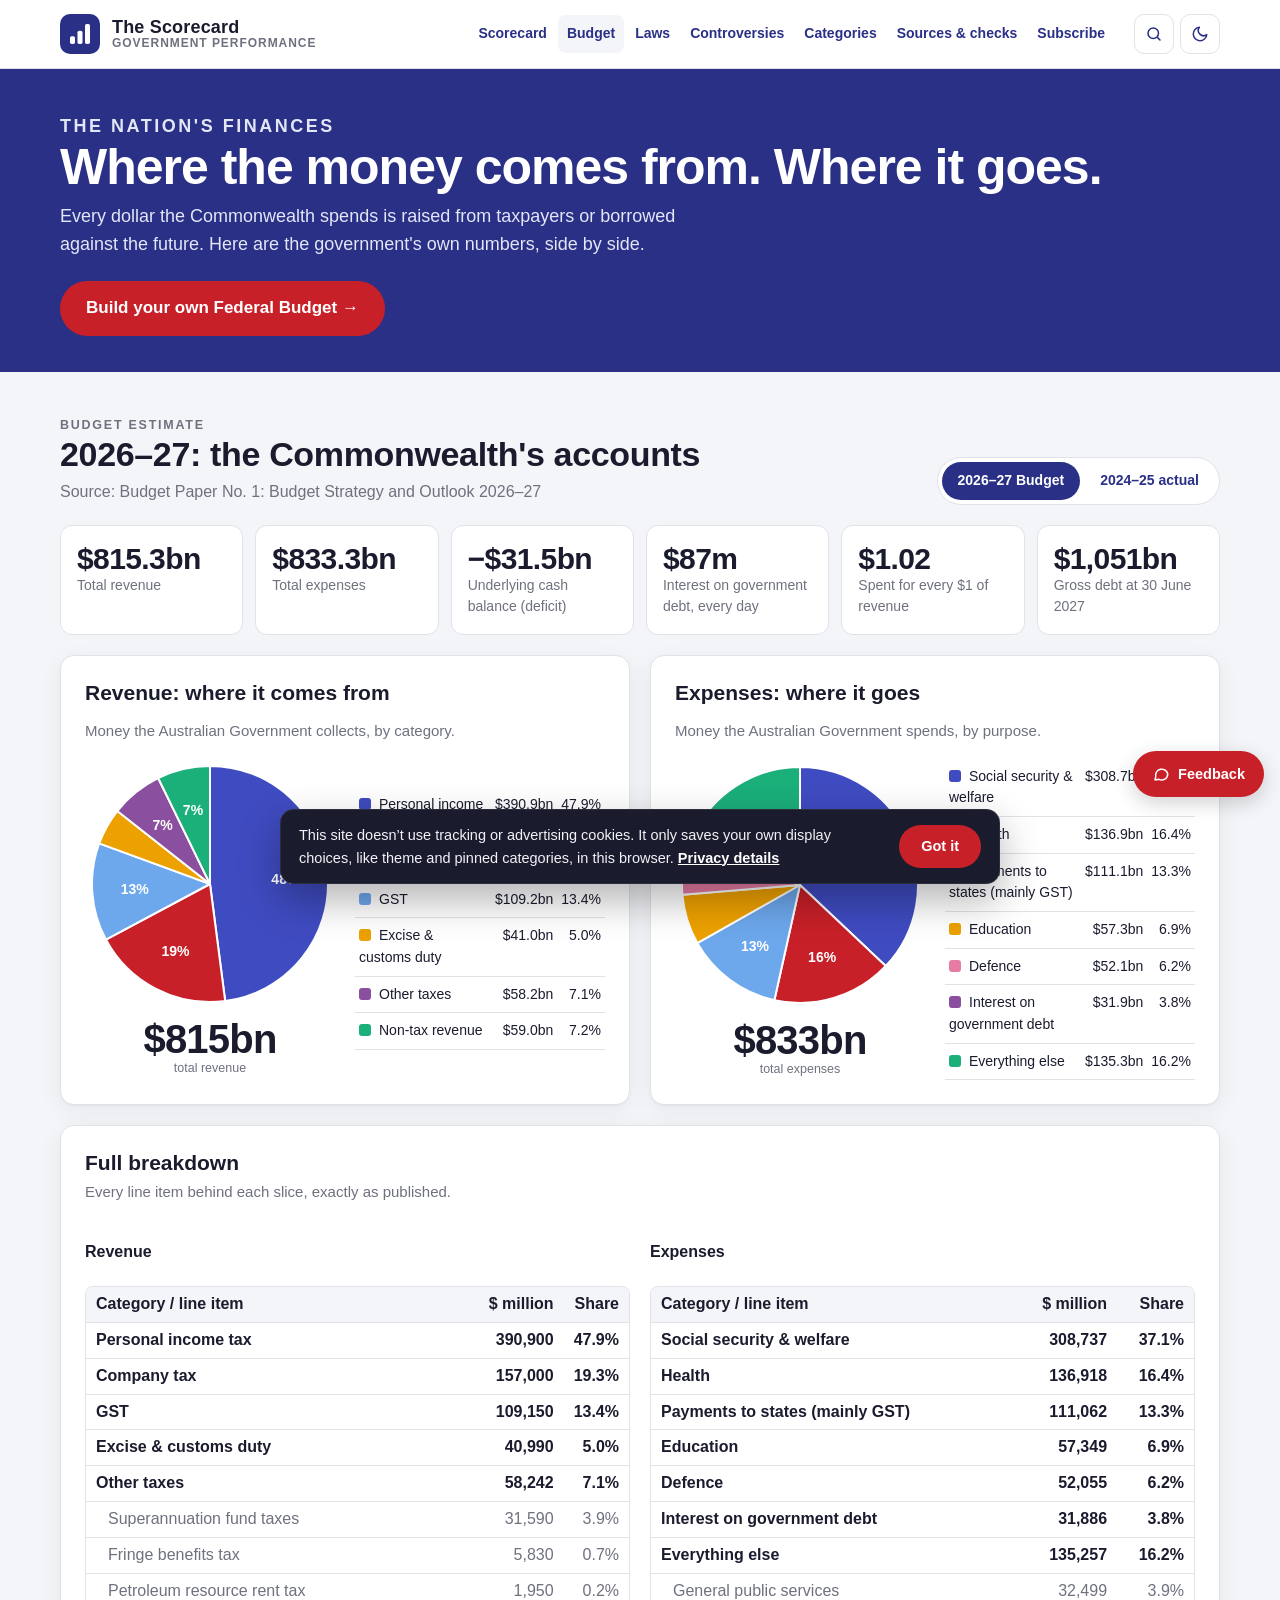
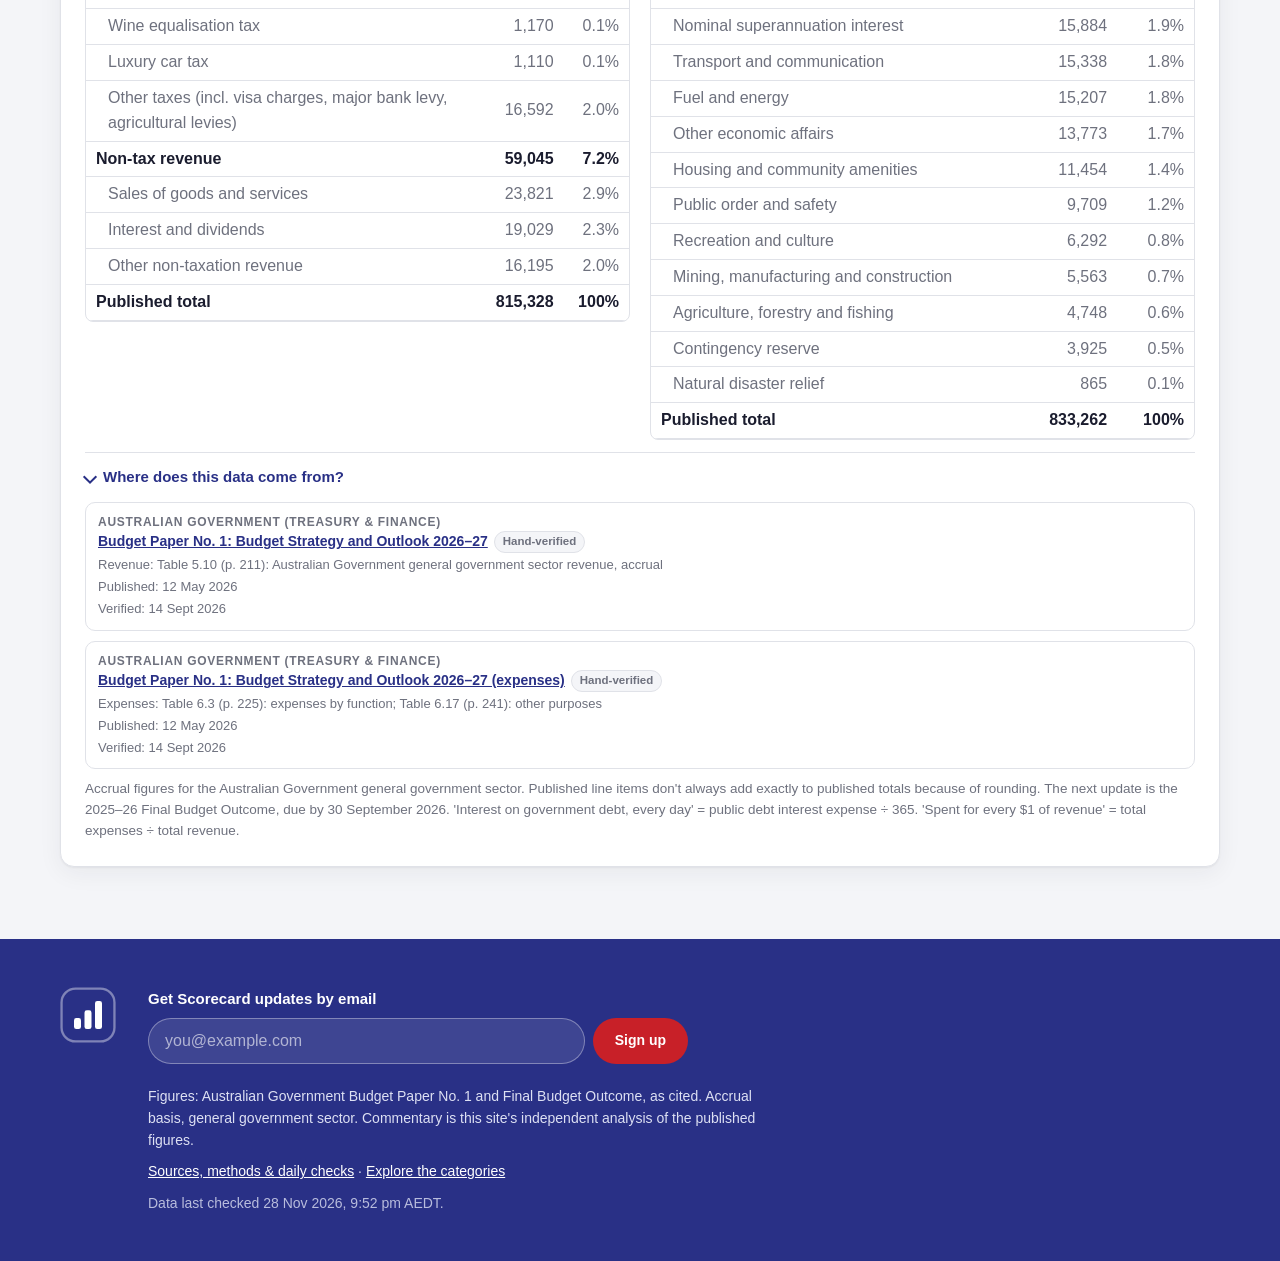
<file: budget.html>
<!doctype html>
<html lang="en-AU">
<head>
  <meta charset="utf-8">
  <meta name="viewport" content="width=device-width, initial-scale=1">
  <script>(function(d){d.className+=" js";var t;try{t=localStorage.getItem("scorecard_theme")}catch(e){}if(t!=="dark"&&t!=="light")t=matchMedia("(prefers-color-scheme: dark)").matches?"dark":"light";d.setAttribute("data-theme",t)})(document.documentElement)</script>
  <title>The Budget | Where your money comes from and where it goes | The Scorecard</title>
  <meta name="description" content="Australian Government revenue and spending by category, side by side, from the official Budget papers and Final Budget Outcome.">
  <link rel="icon" type="image/svg+xml" href="assets/favicon.svg">
  <link rel="stylesheet" href="assets/styles.css?v=20260918p">
</head>
<body>
  <a class="skip-link" href="#content">Skip to content</a>
  <header class="site-header">
    <div class="wrap">
      <a class="brand" href="index.html">
        <svg class="brand-mark" viewBox="0 0 36 36" fill="none" aria-hidden="true">
          <rect width="36" height="36" rx="9" fill="#293086"/>
          <rect x="9" y="20" width="4.5" height="7" rx="1.5" fill="#fff"/>
          <rect x="15.75" y="15" width="4.5" height="12" rx="1.5" fill="#fff"/>
          <rect x="22.5" y="9" width="4.5" height="18" rx="1.5" fill="#fff"/>
        </svg>
        <span class="brand-name">The Scorecard<small>Government performance</small></span>
      </a>
      <nav class="nav" aria-label="Main">
        <a href="index.html">Scorecard</a>
        <a href="budget.html" aria-current="page">Budget</a>
        <a href="laws.html">Laws</a>
        <a href="controversies.html">Controversies</a>
        <a href="categories.html">Categories</a>
        <a href="sources.html">Sources &amp; checks</a>
        <a href="subscribe.html">Subscribe</a>
      </nav>
    </div>
  </header>

  <section class="page-hero" id="content" tabindex="-1">
    <div class="wrap">
      <p class="eyebrow">The nation's finances</p>
      <h1>Where the money comes from. Where it goes.</h1>
      <p>Every dollar the Commonwealth spends is raised from taxpayers or borrowed against the future. Here are the government's own numbers, side by side.</p>
      <a class="btn btn-red bb-launch" href="budget-builder.html">Build your own Federal Budget &rarr;</a>
    </div>
  </section>

  <main class="wrap section">
    <div class="section-head">
      <div>
        <p class="kicker" id="doc-type">–</p>
        <h2 id="year-title">–</h2>
        <p id="doc-line">–</p>
      </div>
      <div class="toggle" role="group" aria-label="Choose year" id="year-toggle"></div>
    </div>

    <div class="balance-strip" id="stats"></div>

    <div class="pies">
      <article class="card">
        <div class="card-top"><h3>Revenue: where it comes from</h3></div>
        <p class="question">Money the Australian Government collects, by category.</p>
        <div class="pie-wrap" id="pie-revenue"></div>
      </article>
      <article class="card">
        <div class="card-top"><h3>Expenses: where it goes</h3></div>
        <p class="question">Money the Australian Government spends, by purpose.</p>
        <div class="pie-wrap" id="pie-expenses"></div>
      </article>
    </div>

    <article class="card" style="margin-top:20px">
      <h3>Full breakdown</h3>
      <p class="question">Every line item behind each slice, exactly as published.</p>
      <div class="cards" id="detail-tables"></div>
      <details class="sources" open>
        <summary>Where does this data come from?</summary>
        <ul class="src-list" id="budget-sources"></ul>
        <p class="method" id="budget-note"></p>
      </details>
    </article>
  </main>

  <footer class="site-footer">
    <div class="wrap">
      <svg class="brand-mark" viewBox="0 0 36 36" fill="none" aria-hidden="true">
        <rect x="1" y="1" width="34" height="34" rx="9" stroke="#fff" stroke-opacity=".4" stroke-width="1.5"/>
        <rect x="9" y="20" width="4.5" height="7" rx="1.5" fill="#fff"/>
        <rect x="15.75" y="15" width="4.5" height="12" rx="1.5" fill="#fff"/>
        <rect x="22.5" y="9" width="4.5" height="18" rx="1.5" fill="#fff"/>
      </svg>
      <div>
        <p>Figures: Australian Government Budget Paper No. 1 and Final Budget Outcome, as cited. Accrual basis, general government sector. Commentary is this site's independent analysis of the published figures.</p>
        <p><a href="sources.html">Sources, methods &amp; daily checks</a> · <a href="categories.html">Explore the categories</a></p>
      </div>
    </div>
  </footer>

  <script src="assets/config.js?v=20260918p"></script>
  <script src="data/metrics.js?v=20260918p"></script>
  <script src="assets/charts.js?v=20260918p"></script>
  <script src="assets/app.js?v=20260918p"></script>
  <script src="assets/budget.js?v=20260918p"></script>
  <script src="assets/site.js?v=20260918p"></script>
</body>
</html>
</file>
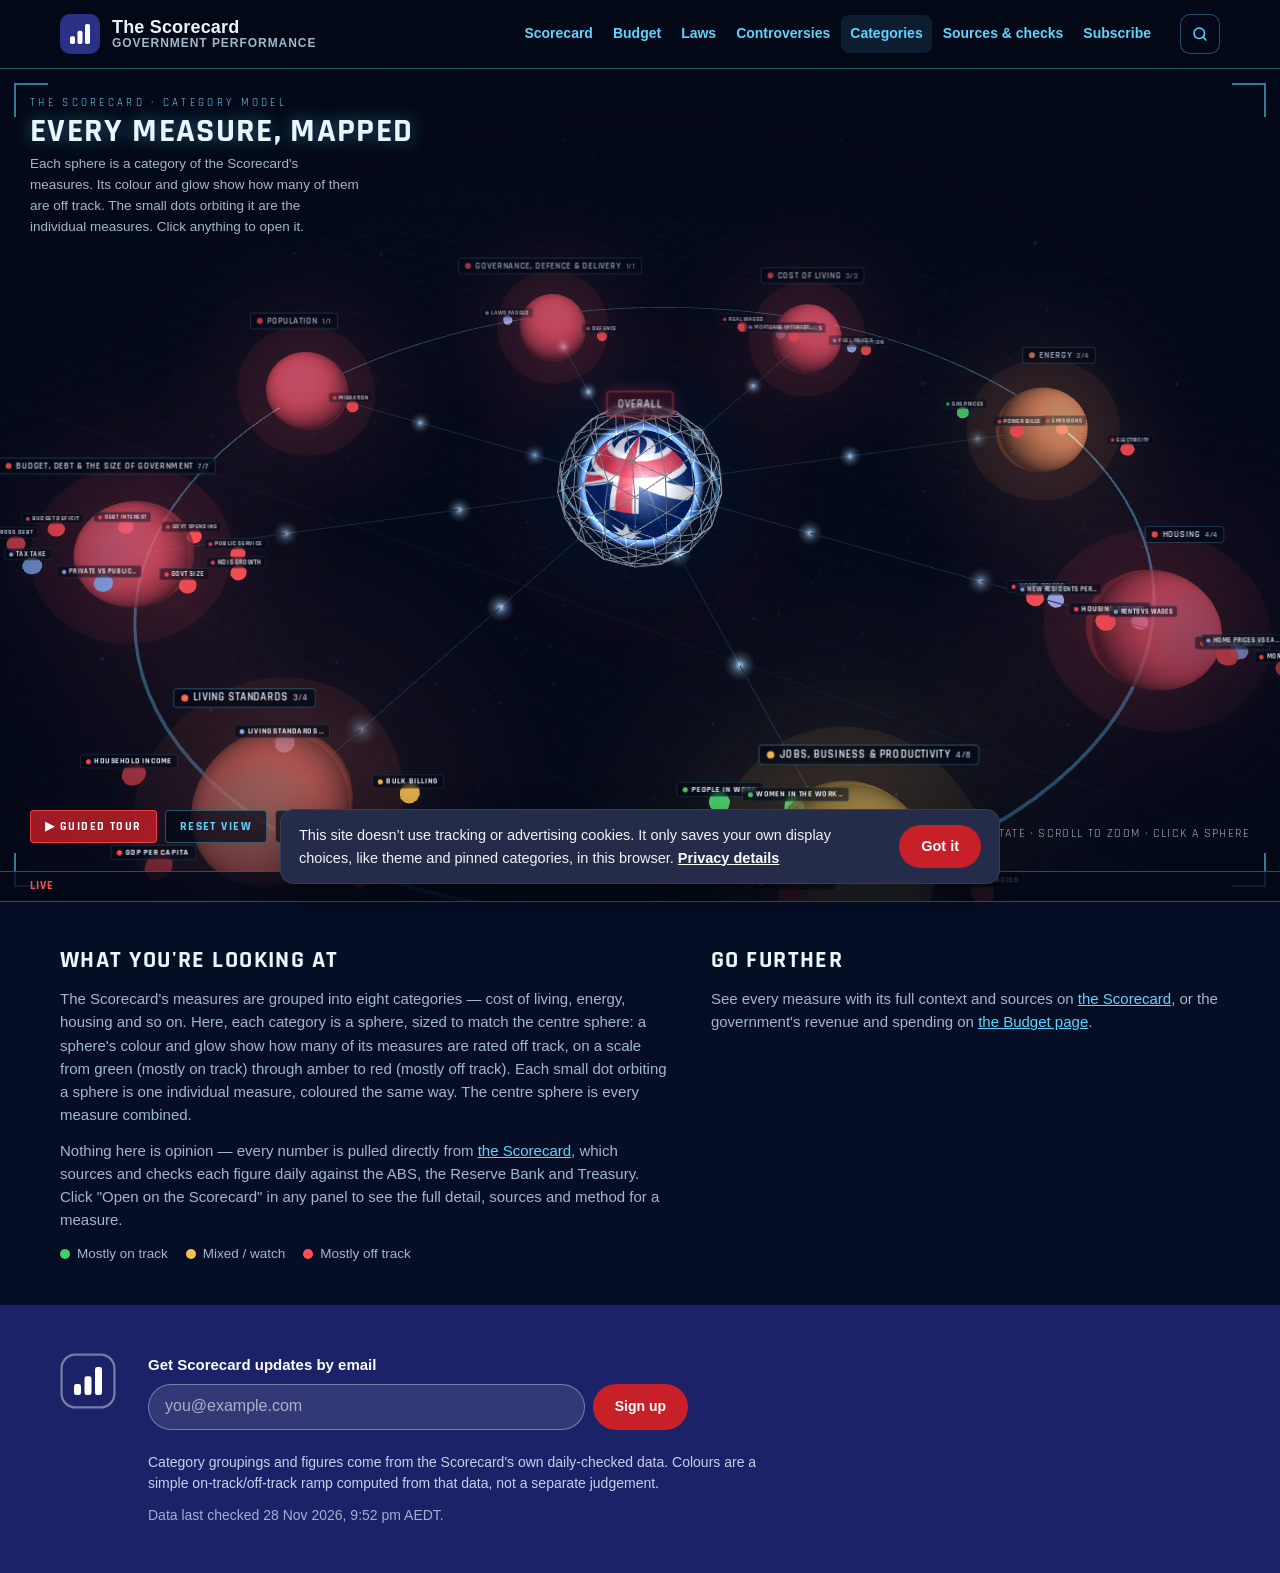
<file: categories.html>
<!doctype html>
<html lang="en-AU">
<head>
  <meta charset="utf-8">
  <meta name="viewport" content="width=device-width, initial-scale=1">
  <script>document.documentElement.className+=" js";document.documentElement.setAttribute("data-theme","dark")</script>
  <title>Categories | The Scorecard, mapped</title>
  <meta name="description" content="Every measure on the Scorecard, grouped into its category and drawn as a sphere coloured by how much is off track.">
  <link rel="icon" type="image/svg+xml" href="assets/favicon.svg">
  <link rel="preconnect" href="https://fonts.googleapis.com">
  <link rel="preconnect" href="https://fonts.gstatic.com" crossorigin>
  <link rel="stylesheet" href="https://fonts.googleapis.com/css2?family=Rajdhani:wght@500;600;700&display=swap">
  <link rel="stylesheet" href="assets/styles.css?v=20260918p">
  <link rel="stylesheet" href="assets/categories.css?v=20260918p">
</head>
<body class="catpage">
  <a class="skip-link" href="#content">Skip to content</a>
  <header class="site-header">
    <div class="wrap">
      <a class="brand" href="index.html">
        <svg class="brand-mark" viewBox="0 0 36 36" fill="none" aria-hidden="true">
          <rect width="36" height="36" rx="9" fill="#293086"/>
          <rect x="9" y="20" width="4.5" height="7" rx="1.5" fill="#fff"/>
          <rect x="15.75" y="15" width="4.5" height="12" rx="1.5" fill="#fff"/>
          <rect x="22.5" y="9" width="4.5" height="18" rx="1.5" fill="#fff"/>
        </svg>
        <span class="brand-name">The Scorecard<small>Government performance</small></span>
      </a>
      <nav class="nav" aria-label="Main">
        <a href="index.html">Scorecard</a>
        <a href="budget.html">Budget</a>
        <a href="laws.html">Laws</a>
        <a href="controversies.html">Controversies</a>
        <a href="categories.html" aria-current="page">Categories</a>
        <a href="sources.html">Sources &amp; checks</a>
        <a href="subscribe.html">Subscribe</a>
      </nav>
    </div>
  </header>

  <section class="cat-stage" id="content" tabindex="-1" aria-label="Interactive 3D map of measurement categories">
    <div id="stage"></div>
    <div class="scanlines" aria-hidden="true"></div>
    <div class="vignette" aria-hidden="true"></div>
    <div id="labels"></div>
    <div id="reticle" hidden aria-hidden="true"></div>
    <span class="corner tl" aria-hidden="true"></span><span class="corner tr" aria-hidden="true"></span><span class="corner bl" aria-hidden="true"></span><span class="corner br" aria-hidden="true"></span>

    <div class="hud-title">
      <div class="k">The Scorecard · Category Model</div>
      <h1>Every measure, mapped</h1>
      <p>Each sphere is a category of the Scorecard's measures. Its colour and glow show how many of them are off track. The small dots orbiting it are the individual measures. Click anything to open it.</p>
    </div>

    <div class="hud-controls">
      <button class="btn-hud accent" id="btn-tour" type="button">▶ Guided tour</button>
      <button class="btn-hud" id="btn-reset" type="button">Reset view</button>
      <button class="btn-hud" id="btn-text" type="button">Text version</button>
    </div>
    <div class="hint">Drag to rotate · Scroll to zoom · Click a sphere</div>

    <aside id="panel" hidden aria-live="polite"></aside>

    <div class="tour" role="region" aria-label="Guided tour">
      <div class="tour-say" id="tour-say"></div>
      <div class="tour-ctl">
        <button class="btn-hud" id="tour-prev" type="button" aria-label="Previous">◀</button>
        <span id="tour-count">1 / 1</span>
        <button class="btn-hud" id="tour-next" type="button" aria-label="Next">▶</button>
        <button class="btn-hud" id="tour-exit" type="button">Exit</button>
      </div>
    </div>

    <div class="ticker"><b>LIVE</b><span id="ticker">Scorecard data loading…</span></div>

    <div id="boot">
      <div class="boot-box">
        <div class="boot-ring">
          <svg viewBox="0 0 36 36" fill="none" aria-hidden="true">
            <circle cx="18" cy="18" r="16" stroke="#5fd4ff" stroke-width="1.4" opacity=".5"/>
            <circle cx="18" cy="18" r="4" fill="#5fd4ff"/>
            <circle cx="30" cy="18" r="2.2" fill="#ff4d55"/>
          </svg>
        </div>
        <div class="boot-line"><span>The Scorecard · Category Model</span><span>v1.0</span></div>
        <div class="boot-line"><span>Loading measurement categories</span><span>OK</span></div>
        <div class="boot-line"><span>Grouping individual measures</span><span>OK</span></div>
        <div class="boot-line"><span>Linking live data</span><span>OK</span></div>
        <div class="boot-line"><span>Rendering model</span><span>READY</span></div>
        <div class="boot-skip">Click to skip</div>
      </div>
    </div>
  </section>

  <p id="no-webgl" class="noscript-box" hidden>Your browser can't display the 3D model. The full list of categories and measures is below.</p>
  <noscript><p class="noscript-box">This page needs JavaScript for the 3D model. All figures are also on <a href="index.html">the Scorecard</a>.</p></noscript>

  <section class="cat-about">
    <div class="wrap">
      <div>
        <h2>What you're looking at</h2>
        <p>The Scorecard's measures are grouped into eight categories — cost of living, energy, housing and so on. Here, each category is a sphere, sized to match the centre sphere: a sphere's colour and glow show how many of its measures are rated off track, on a scale from green (mostly on track) through amber to red (mostly off track). Each small dot orbiting a sphere is one individual measure, coloured the same way. The centre sphere is every measure combined.</p>
        <p>Nothing here is opinion — every number is pulled directly from <a href="index.html">the Scorecard</a>, which sources and checks each figure daily against the ABS, the Reserve Bank and Treasury. Click "Open on the Scorecard" in any panel to see the full detail, sources and method for a measure.</p>
        <div class="legend-row">
          <span><i style="background:#3ecf6b"></i>Mostly on track</span>
          <span><i style="background:#f5c04a"></i>Mixed / watch</span>
          <span><i style="background:#ff4d55"></i>Mostly off track</span>
        </div>
      </div>
      <div>
        <h2>Go further</h2>
        <p>See every measure with its full context and sources on <a href="index.html">the Scorecard</a>, or the government's revenue and spending on <a href="budget.html">the Budget page</a>.</p>
      </div>
    </div>
  </section>

  <section id="text-version" hidden>
    <div class="wrap">
      <h2>The categories as text</h2>
      <p style="color:var(--hud-grey)">Every category and the measures inside it.</p>
      <div id="tv-body"></div>
    </div>
  </section>

  <footer class="site-footer">
    <div class="wrap">
      <svg class="brand-mark" viewBox="0 0 36 36" fill="none" aria-hidden="true">
        <rect x="1" y="1" width="34" height="34" rx="9" stroke="#fff" stroke-opacity=".4" stroke-width="1.5"/>
        <rect x="9" y="20" width="4.5" height="7" rx="1.5" fill="#fff"/>
        <rect x="15.75" y="15" width="4.5" height="12" rx="1.5" fill="#fff"/>
        <rect x="22.5" y="9" width="4.5" height="18" rx="1.5" fill="#fff"/>
      </svg>
      <div>
        <p>Category groupings and figures come from the Scorecard's own daily-checked data. Colours are a simple on-track/off-track ramp computed from that data, not a separate judgement.</p>
      </div>
    </div>
  </footer>

  <script src="assets/config.js?v=20260918p"></script>
  <script src="data/metrics.js?v=20260918p"></script>
  <script src="assets/charts.js?v=20260918p"></script>
  <script src="assets/three.min.js?v=20260918p"></script>
  <script>
    // text version (also the no-WebGL fallback) — built from the same window.SCORECARD data as the 3D model
    (function () {
      const D = window.SCORECARD, root = document.getElementById("tv-body");
      const el = (t, c, txt) => { const n = document.createElement(t); if (c) n.className = c; if (txt != null) n.textContent = txt; return n; };
      const grid = el("div", "tv-grid");
      D.sections.forEach((sec) => {
        const ms = D.metrics.filter((m) => m.section === sec.id);
        if (!ms.length) return;
        const rated = ms.filter((m) => m.status !== "info");
        const off = rated.filter((m) => m.status === "fail").length;
        const box = el("div");
        box.appendChild(el("h3", null, `${sec.title} — ${off} of ${rated.length} off track`));
        box.appendChild(el("p", null, sec.blurb));
        const ul = el("ul");
        ms.forEach((m) => { const li = el("li"); li.appendChild(el("b", null, m.title + ": ")); li.appendChild(document.createTextNode(m.headline.caption)); ul.appendChild(li); });
        box.appendChild(ul); grid.appendChild(box);
      });
      root.appendChild(grid);
    })();
  </script>
  <script src="assets/categories.js?v=20260918p"></script>
  <script src="assets/site.js?v=20260918p"></script>
</body>
</html>
</file>
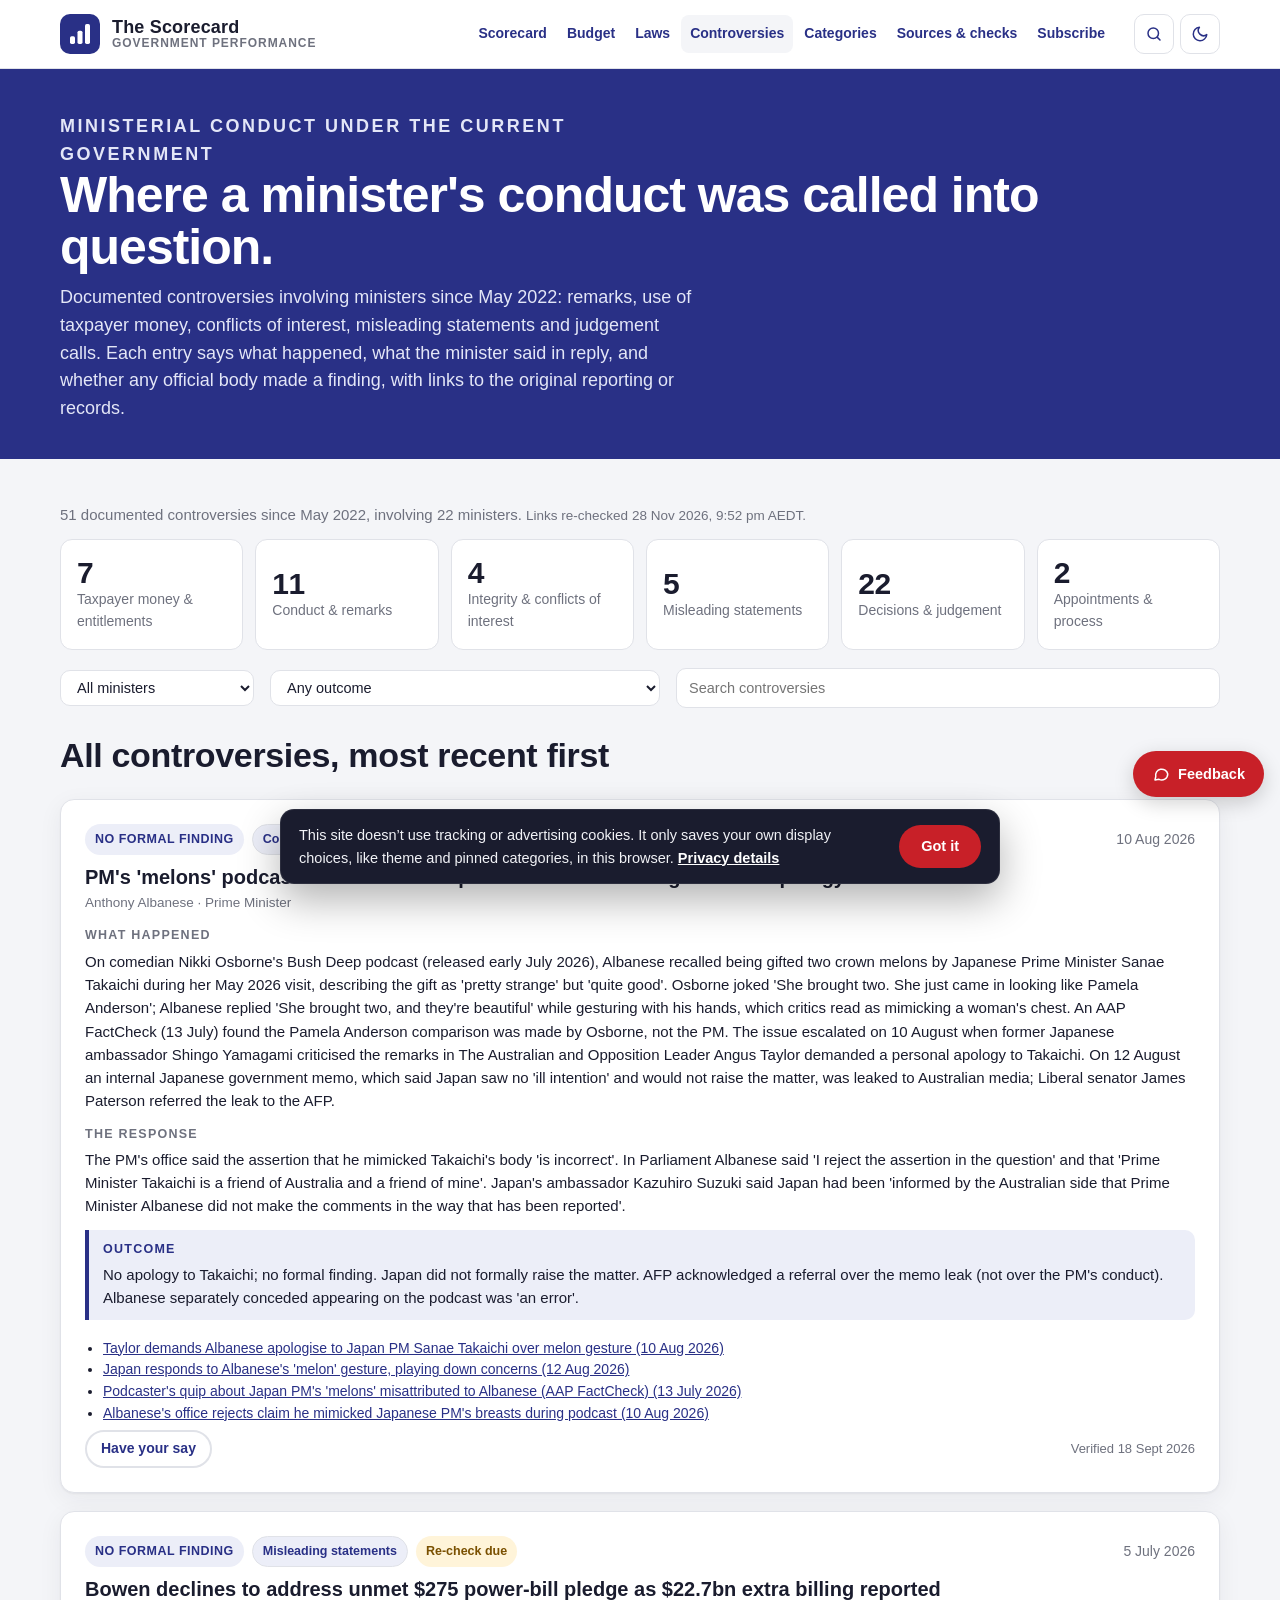
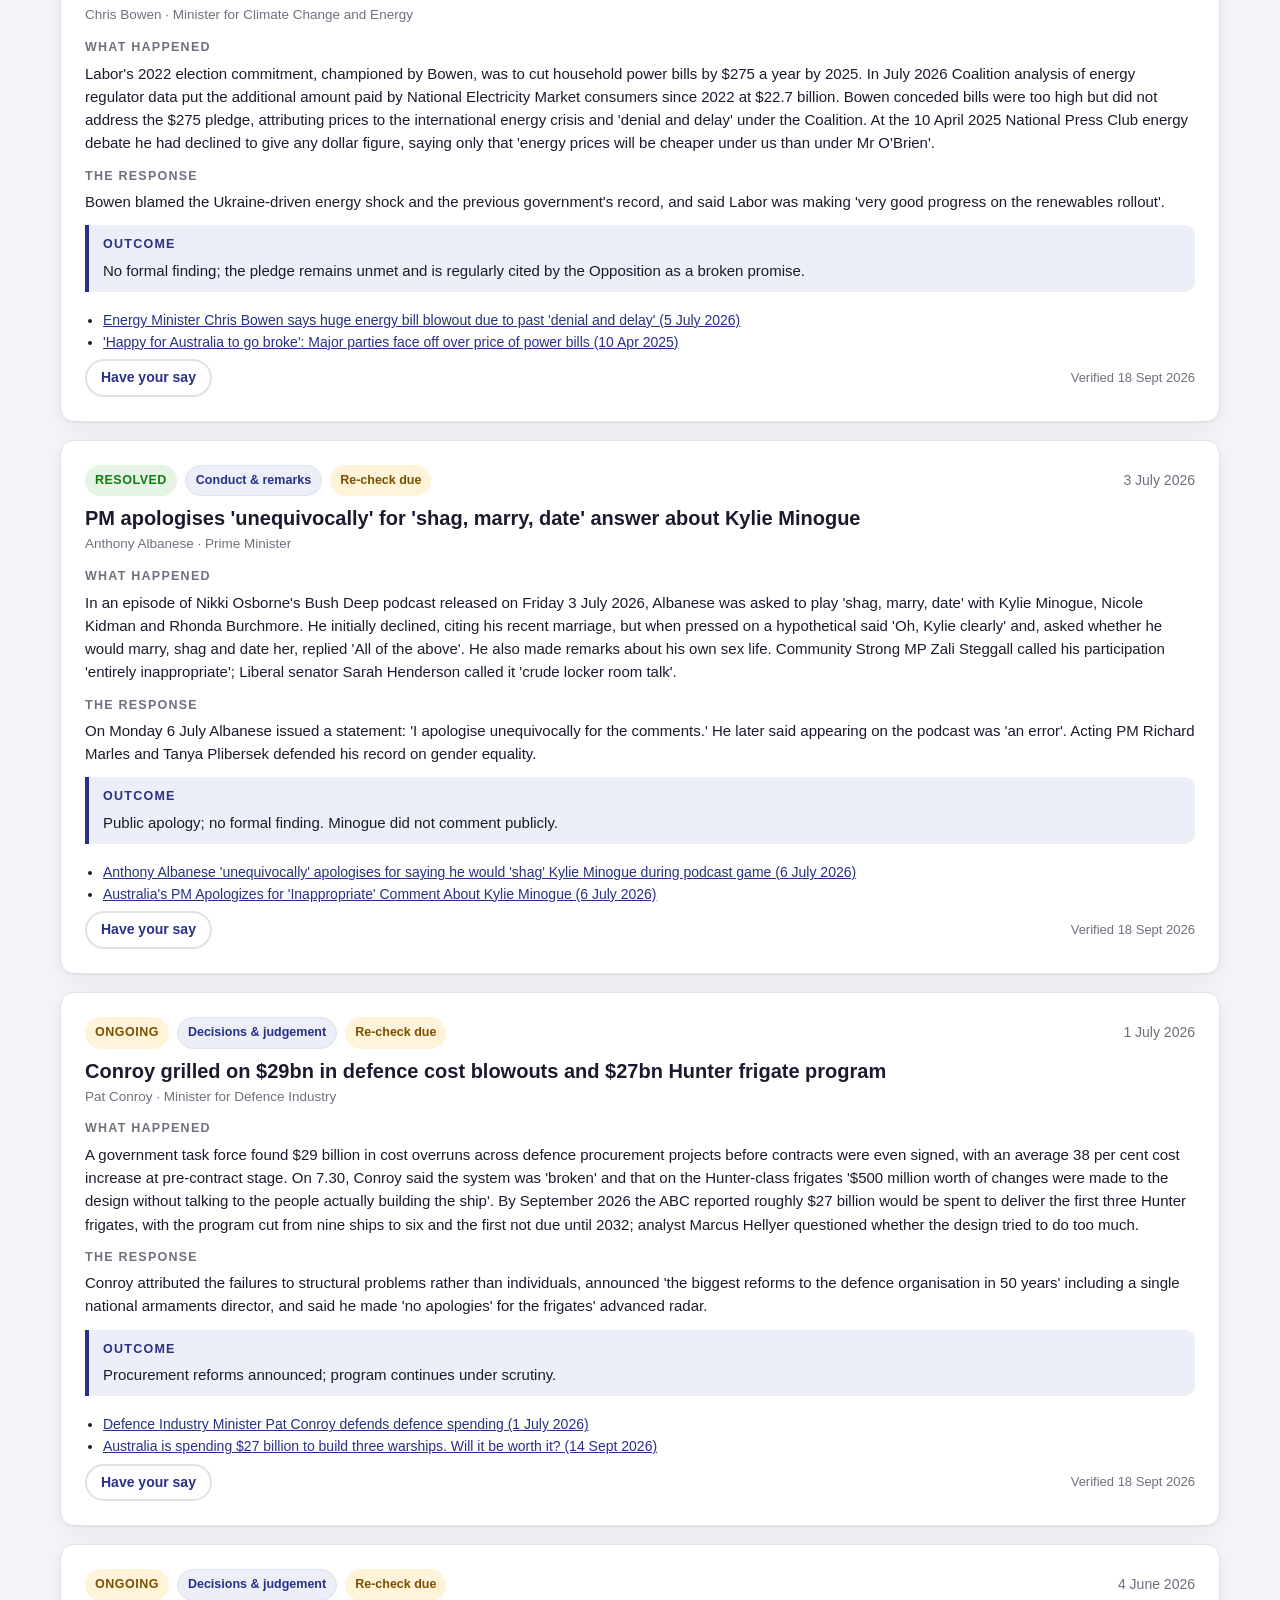
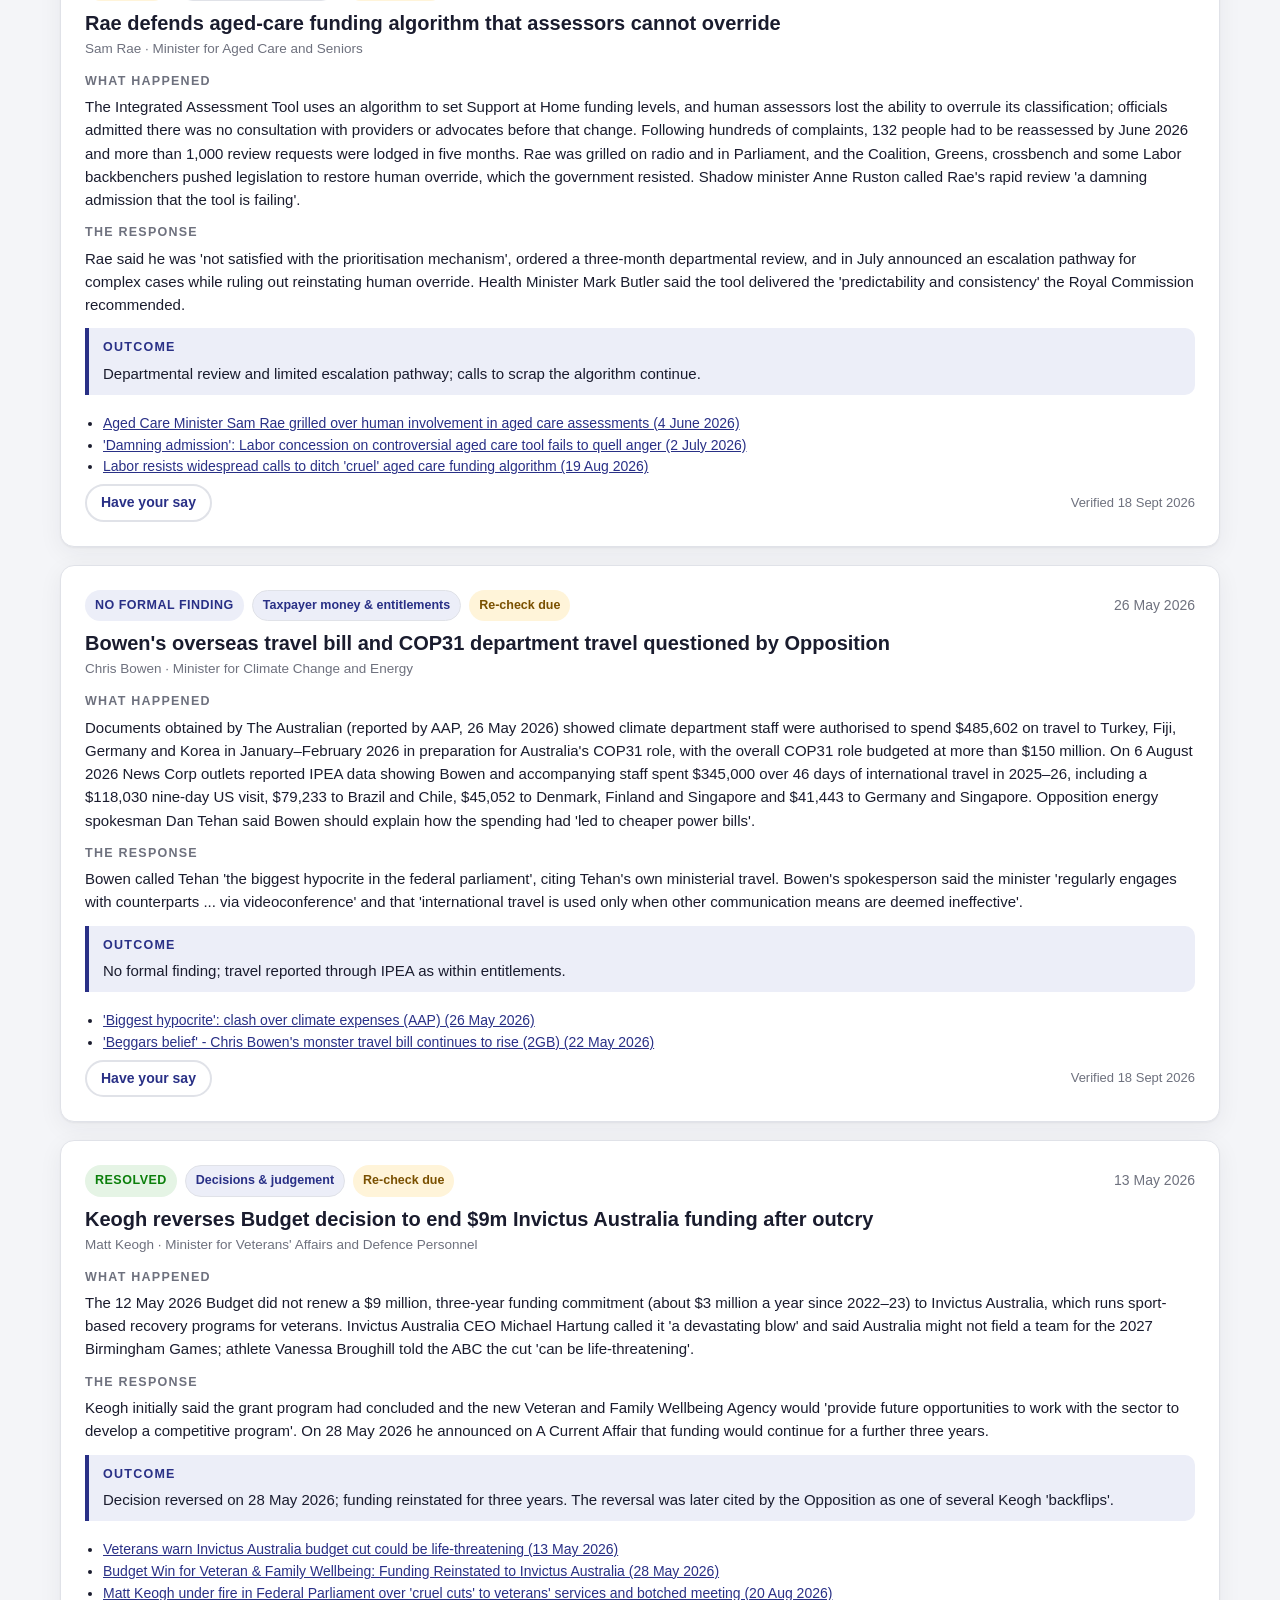
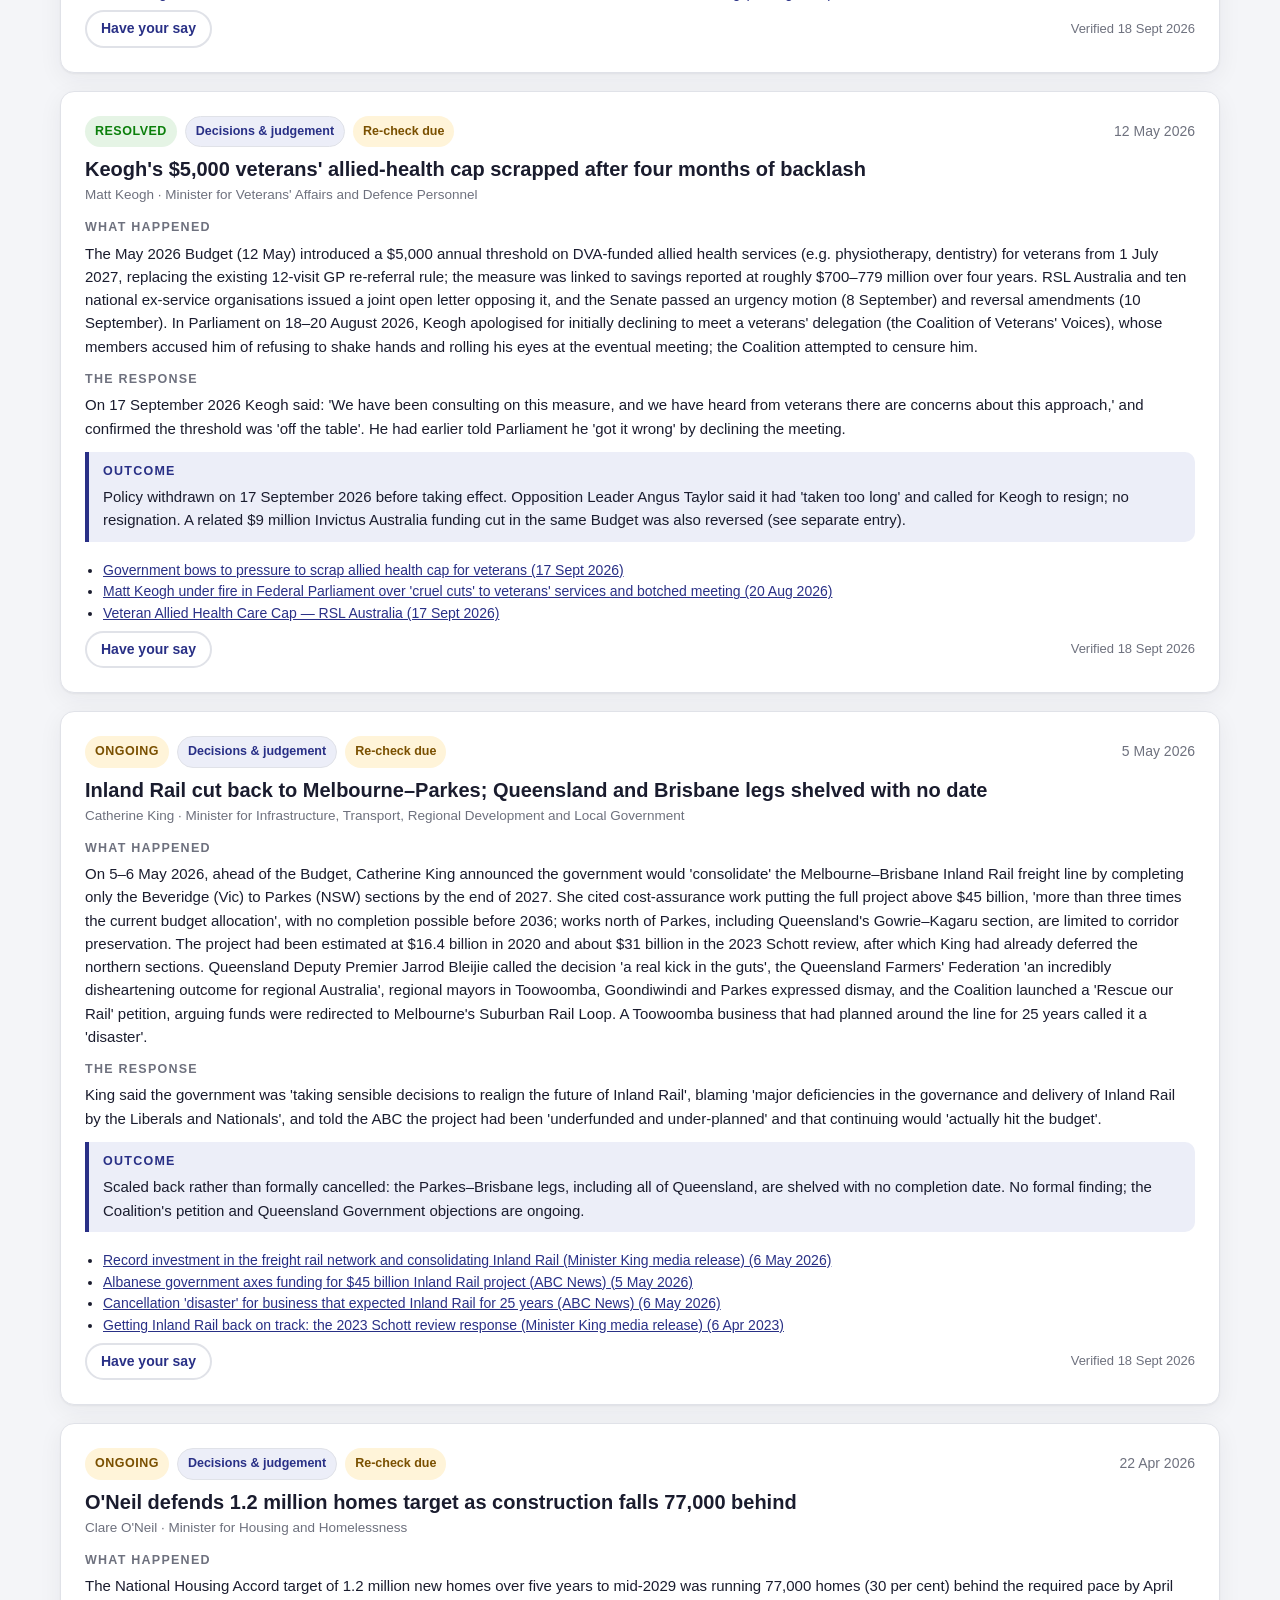
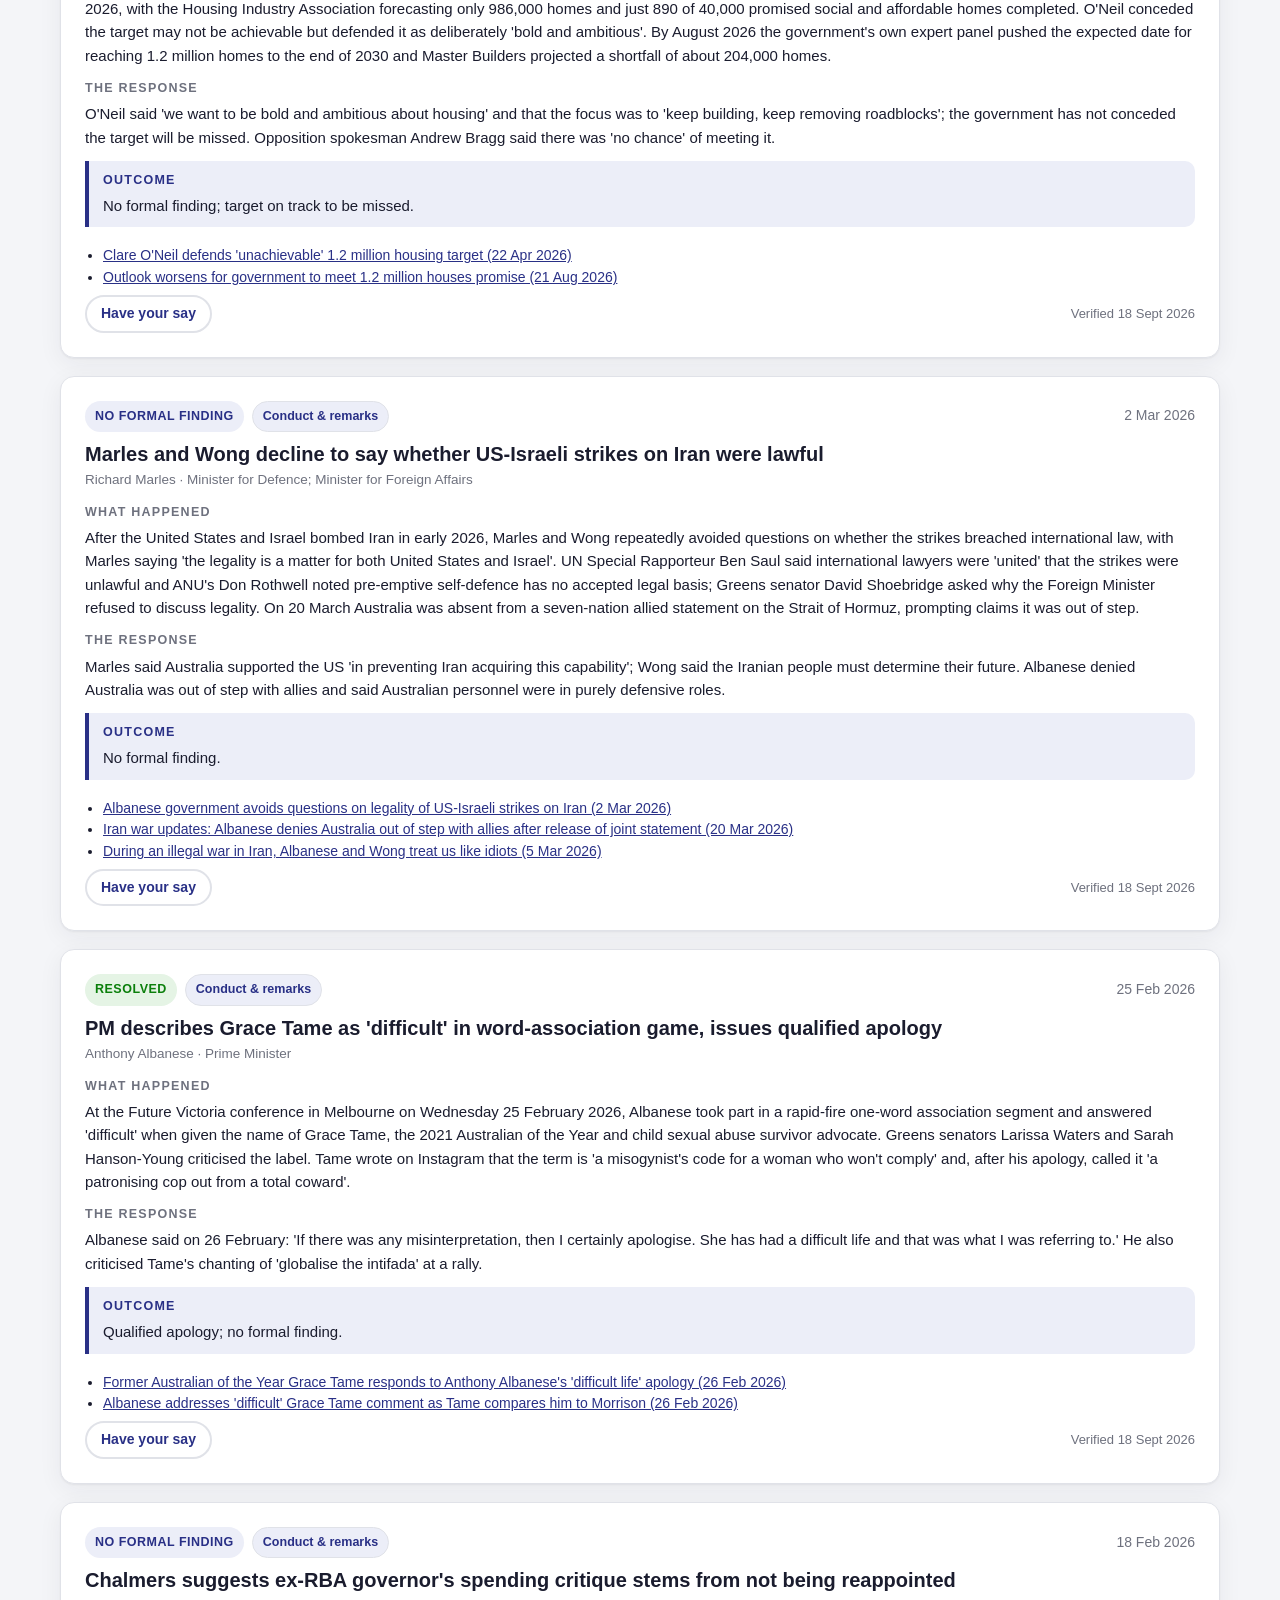
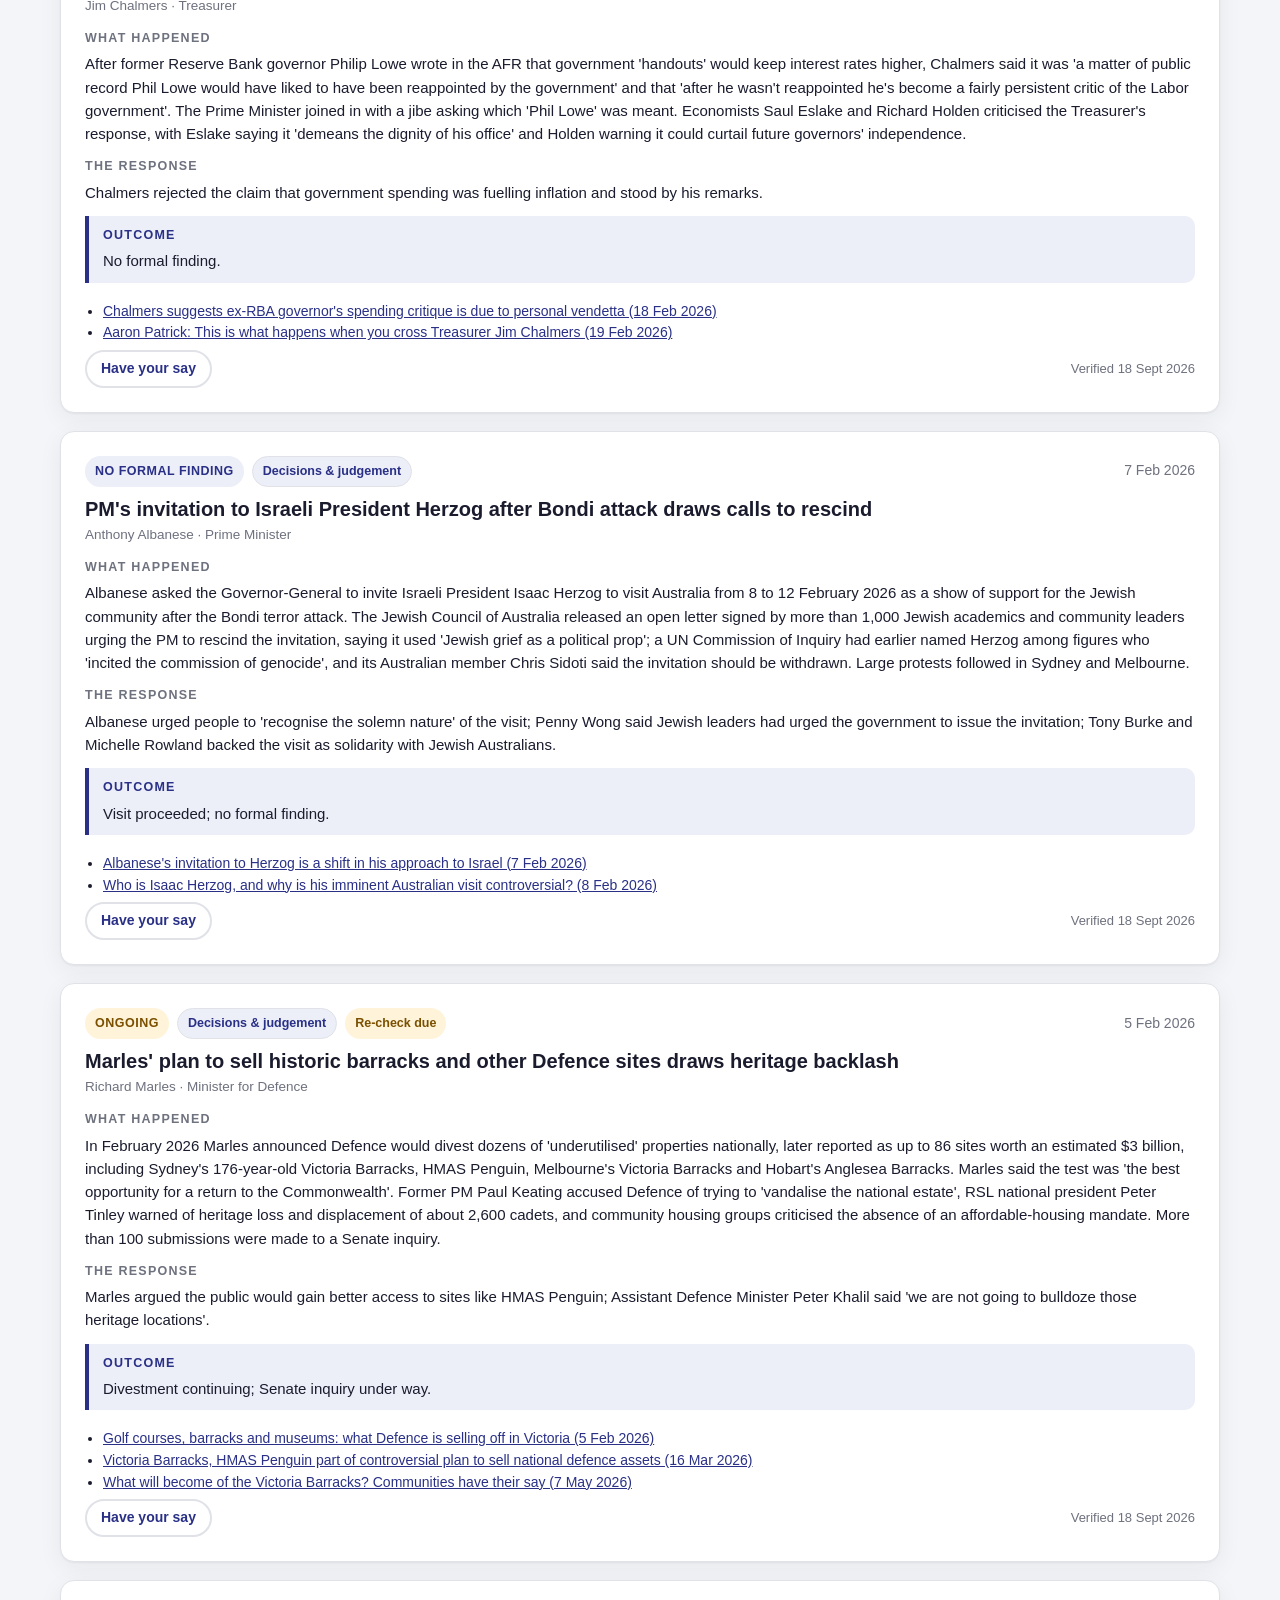
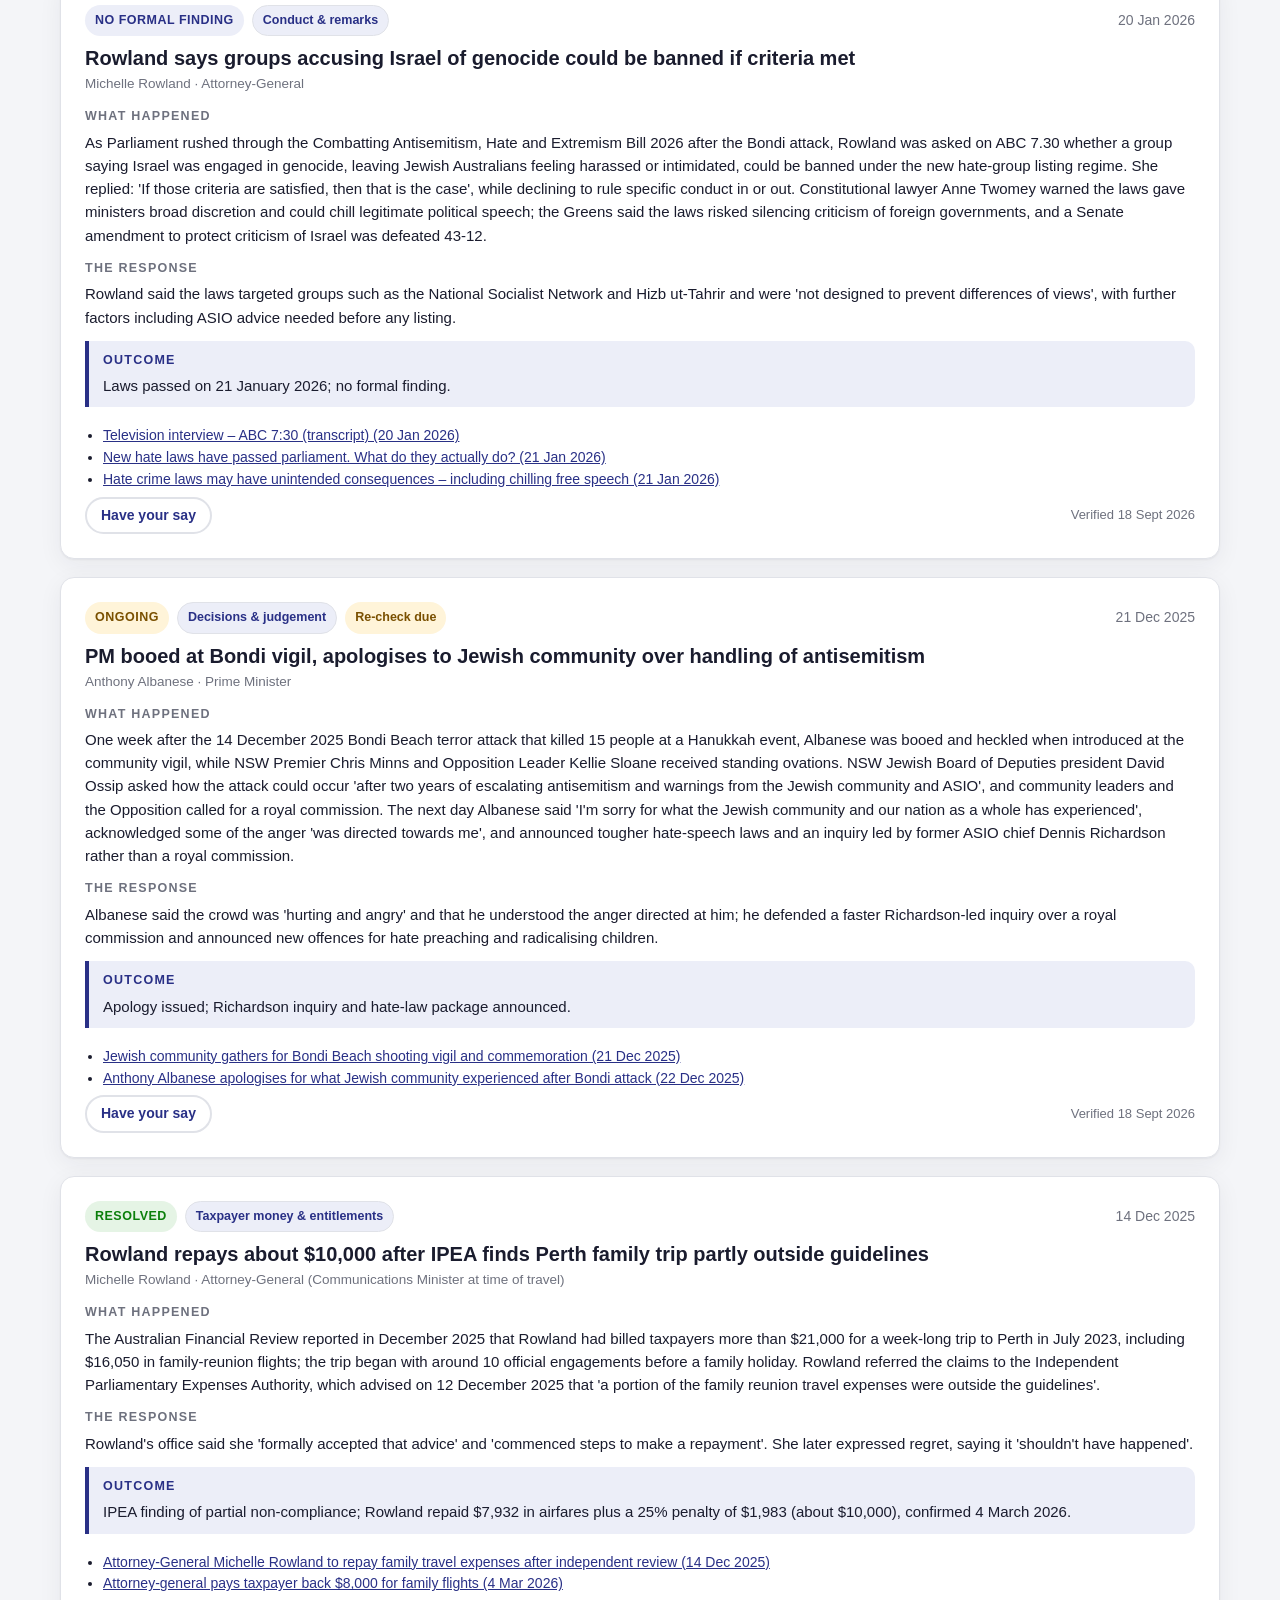
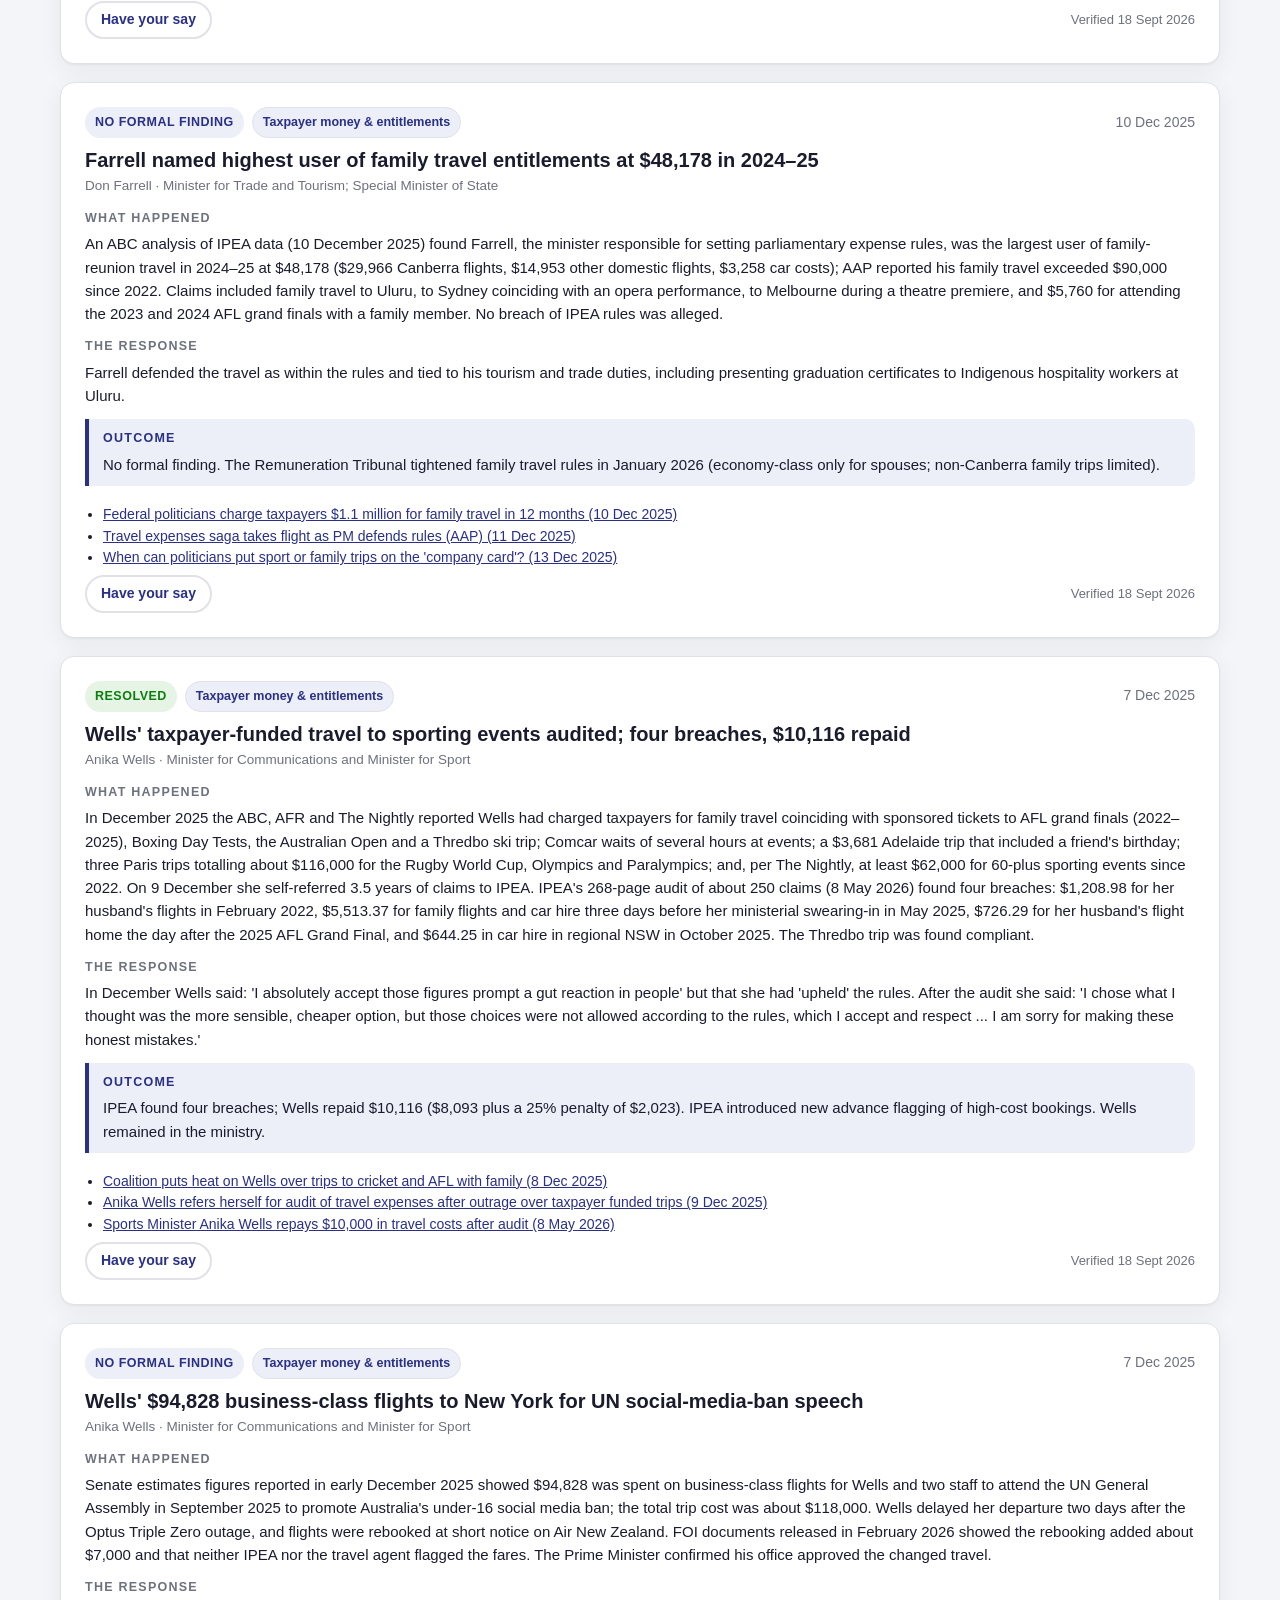
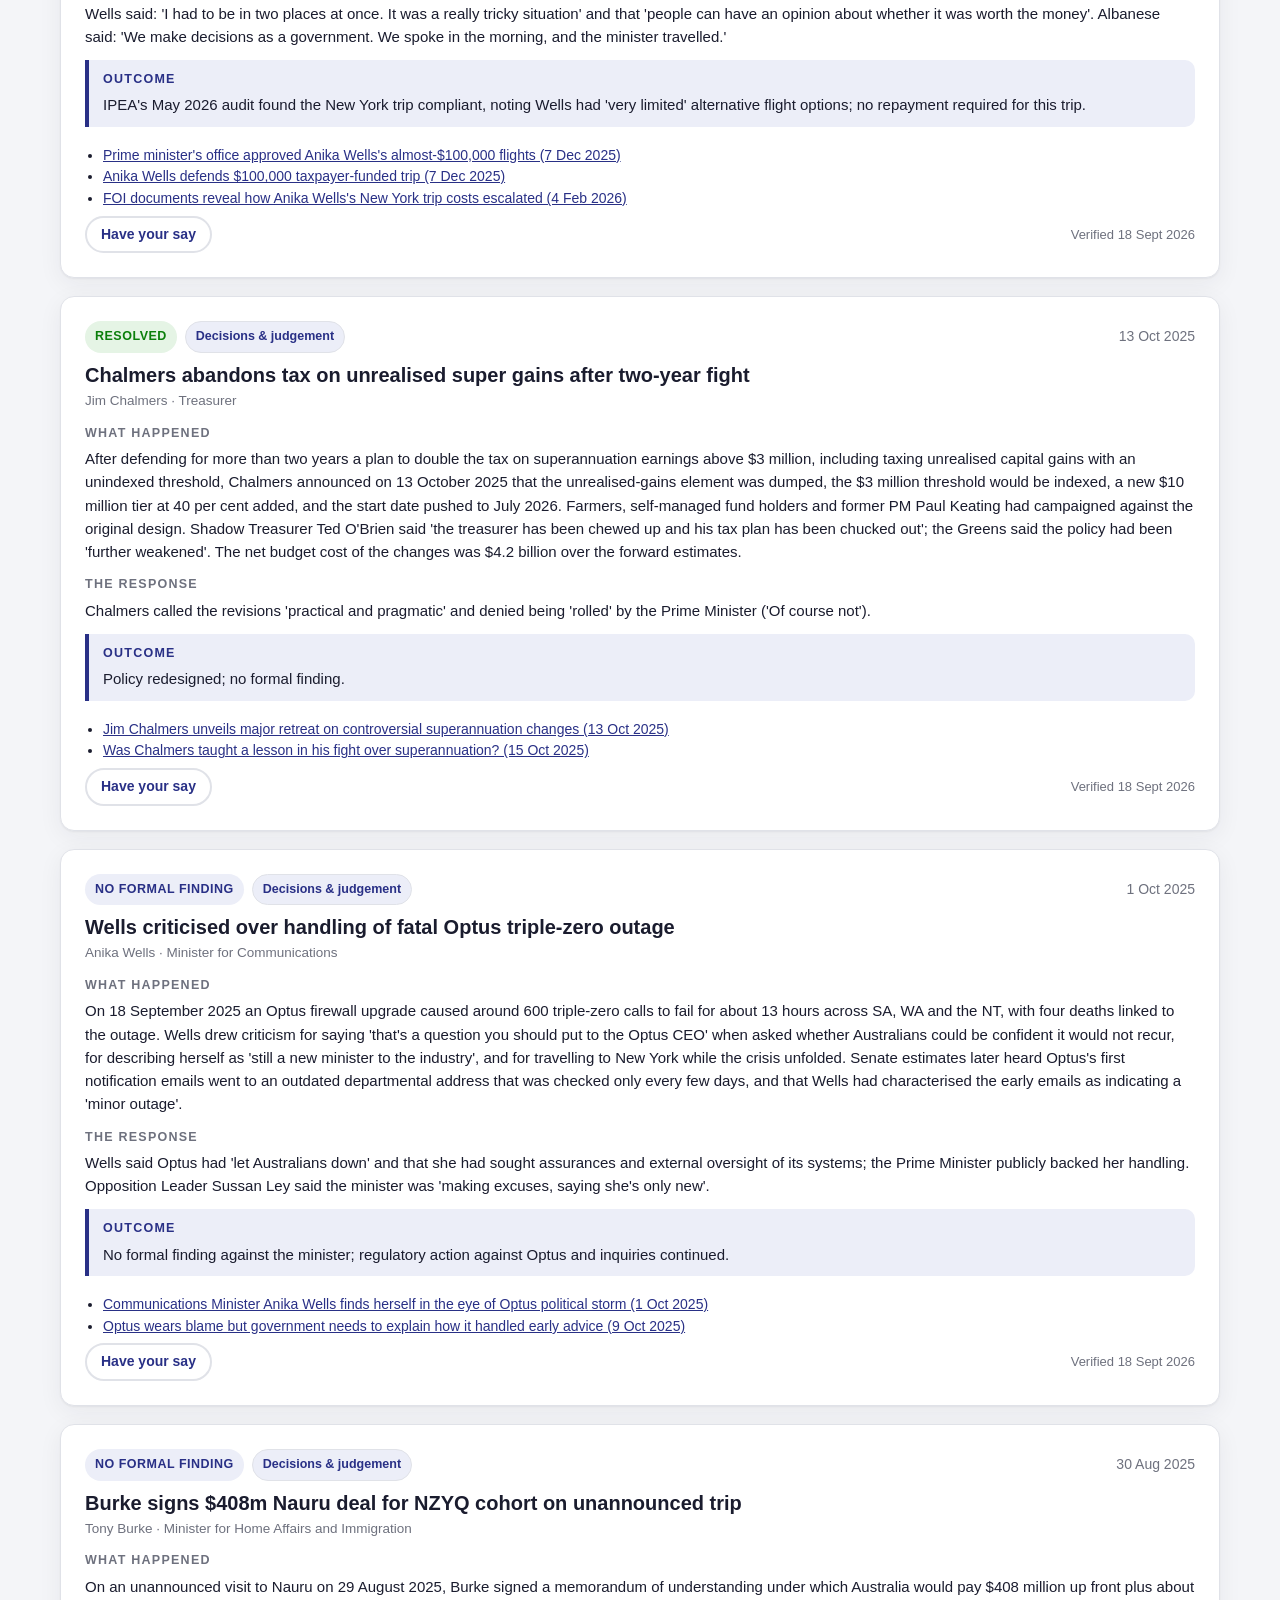
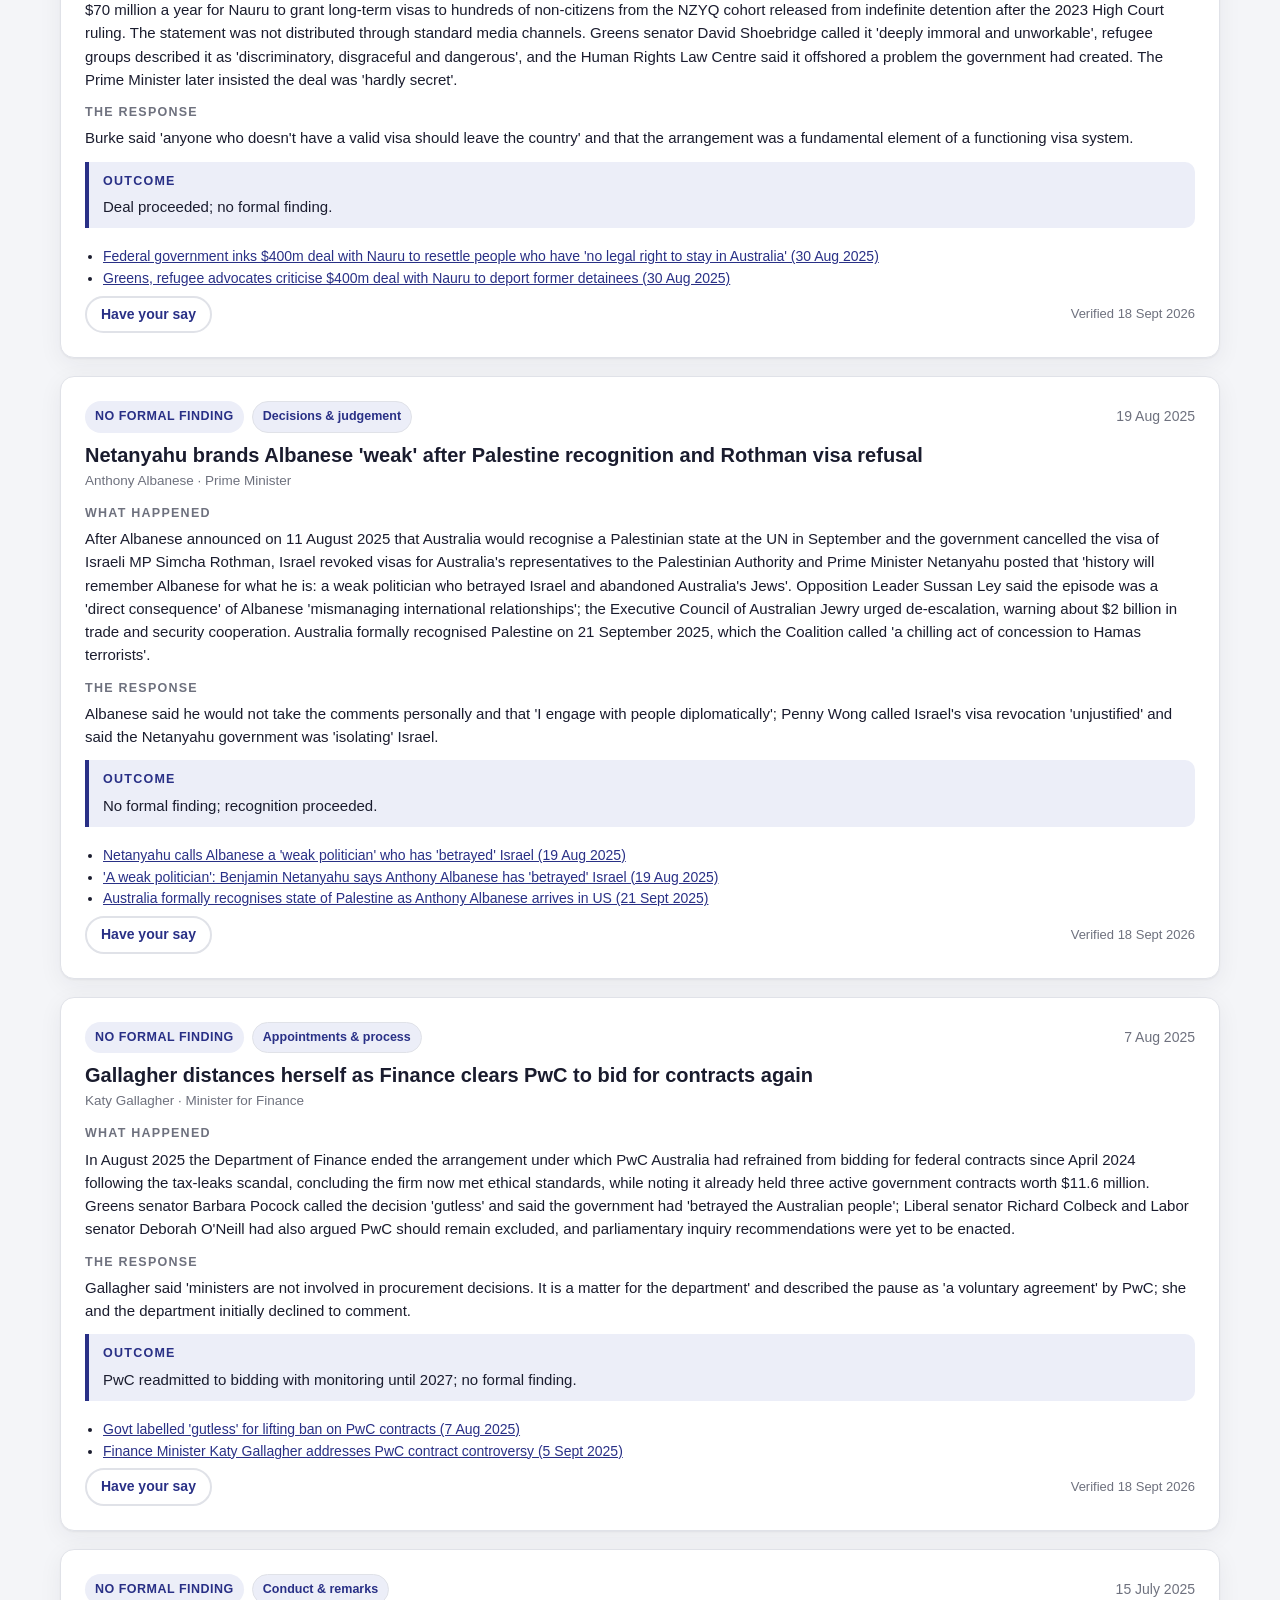
<file: controversies.html>
<!doctype html>
<html lang="en-AU">
<head>
  <meta charset="utf-8">
  <meta name="viewport" content="width=device-width, initial-scale=1">
  <script>(function(d){d.className+=" js";var t;try{t=localStorage.getItem("scorecard_theme")}catch(e){}if(t!=="dark"&&t!=="light")t=matchMedia("(prefers-color-scheme: dark)").matches?"dark":"light";d.setAttribute("data-theme",t)})(document.documentElement)</script>
  <title>Controversies | The Scorecard</title>
  <meta name="description" content="Documented controversies involving ministers of the current Australian Government: what happened, what the minister said, and any official finding, each linked to its sources.">
  <link rel="icon" type="image/svg+xml" href="assets/favicon.svg">
  <link rel="stylesheet" href="assets/styles.css?v=20260918p">
</head>
<body>
  <a class="skip-link" href="#content">Skip to content</a>
  <header class="site-header">
    <div class="wrap">
      <a class="brand" href="index.html">
        <svg class="brand-mark" viewBox="0 0 36 36" fill="none" aria-hidden="true">
          <rect width="36" height="36" rx="9" fill="#293086"/>
          <rect x="9" y="20" width="4.5" height="7" rx="1.5" fill="#fff"/>
          <rect x="15.75" y="15" width="4.5" height="12" rx="1.5" fill="#fff"/>
          <rect x="22.5" y="9" width="4.5" height="18" rx="1.5" fill="#fff"/>
        </svg>
        <span class="brand-name">The Scorecard<small>Government performance</small></span>
      </a>
      <nav class="nav" aria-label="Main">
        <a href="index.html">Scorecard</a>
        <a href="budget.html">Budget</a>
        <a href="laws.html">Laws</a>
        <a href="controversies.html" aria-current="page">Controversies</a>
        <a href="categories.html">Categories</a>
        <a href="sources.html">Sources &amp; checks</a>
        <a href="subscribe.html">Subscribe</a>
      </nav>
    </div>
  </header>

  <section class="page-hero" id="content" tabindex="-1">
    <div class="wrap">
      <p class="eyebrow">Ministerial conduct under the current government</p>
      <h1>Where a minister's conduct was called into question.</h1>
      <p>Documented controversies involving ministers since May 2022: remarks, use of taxpayer money, conflicts of interest, misleading statements and judgement calls. Each entry says what happened, what the minister said in reply, and whether any official body made a finding, with links to the original reporting or records.</p>
    </div>
  </section>

  <main class="wrap section">
    <p class="law-count-line"><span id="con-count">Loading…</span> <span id="con-checked" class="law-checked"></span></p>
    <div class="balance-strip law-tiles" id="con-tiles" role="group" aria-label="Filter by category"></div>

    <div class="law-controls">
      <label class="law-check sr-only" for="con-minister">Minister</label>
      <select id="con-minister"><option value="all">All ministers</option></select>
      <label class="law-check sr-only" for="con-status">Status</label>
      <select id="con-status"><option value="all">Any outcome</option><option value="ongoing">Ongoing</option><option value="resolved">Resolved (finding, apology, repayment or resignation)</option><option value="no-finding">No formal finding</option></select>
      <input type="search" id="con-search" placeholder="Search controversies" aria-label="Search controversies">
    </div>

    <div class="section-head" style="margin-top:28px">
      <div>
        <h2 id="con-heading">All controversies, most recent first</h2>
        <p id="con-blurb"></p>
      </div>
    </div>
    <div class="law-list" id="con-list">
      <div class="sk sk-card skeleton" aria-hidden="true"></div>
      <div class="sk sk-card skeleton" aria-hidden="true"></div>
    </div>
    <noscript><p class="noscript">This page needs JavaScript to list the entries. The full list is in <a href="data/controversies.json">data/controversies.json</a>.</p></noscript>

    <div class="prose" style="margin-top:44px">
      <h2>How this page works</h2>
      <p>An entry is included only when a minister's own conduct was publicly questioned and the episode is documented in reputable reporting or official records: Hansard, Senate estimates, the Independent Parliamentary Expenses Authority, the National Anti-Corruption Commission, or established news organisations. Each entry gives the facts as reported, the minister's or government's response, and the outcome: an apology, repayment, resignation, referral, official finding, or none. Categories describe the kind of question raised, not a verdict. Rumours, satire and unverified social-media claims are not included. Entries show the date they were last verified, and the daily automated check tests every link. Know of something that should be here, or think an entry is wrong? <a href="subscribe.html#suggest">Suggest it</a> or <a href="sources.html#report-error">report it</a>.</p>
    </div>
  </main>

  <footer class="site-footer">
    <div class="wrap">
      <svg class="brand-mark" viewBox="0 0 36 36" fill="none" aria-hidden="true">
        <rect x="1" y="1" width="34" height="34" rx="9" stroke="#fff" stroke-opacity=".4" stroke-width="1.5"/>
        <rect x="9" y="20" width="4.5" height="7" rx="1.5" fill="#fff"/>
        <rect x="15.75" y="15" width="4.5" height="12" rx="1.5" fill="#fff"/>
        <rect x="22.5" y="9" width="4.5" height="18" rx="1.5" fill="#fff"/>
      </svg>
      <div>
        <p>Facts, responses and outcomes are drawn from the sources linked on each entry. Categories are descriptive labels, not findings by this site.</p>
        <p><a href="sources.html">Sources, methods &amp; daily checks</a> · <a href="sources.html#report-error">Report an error</a></p>
      </div>
    </div>
  </footer>

  <script src="assets/config.js?v=20260918p"></script>
  <script src="data/metrics.js?v=20260918p"></script>
  <script src="data/controversies.js?v=20260918p"></script>
  <script src="assets/charts.js?v=20260918p"></script>
  <script src="assets/site.js?v=20260918p"></script>
  <script src="assets/controversies.js?v=20260918p"></script>
</body>
</html>
</file>
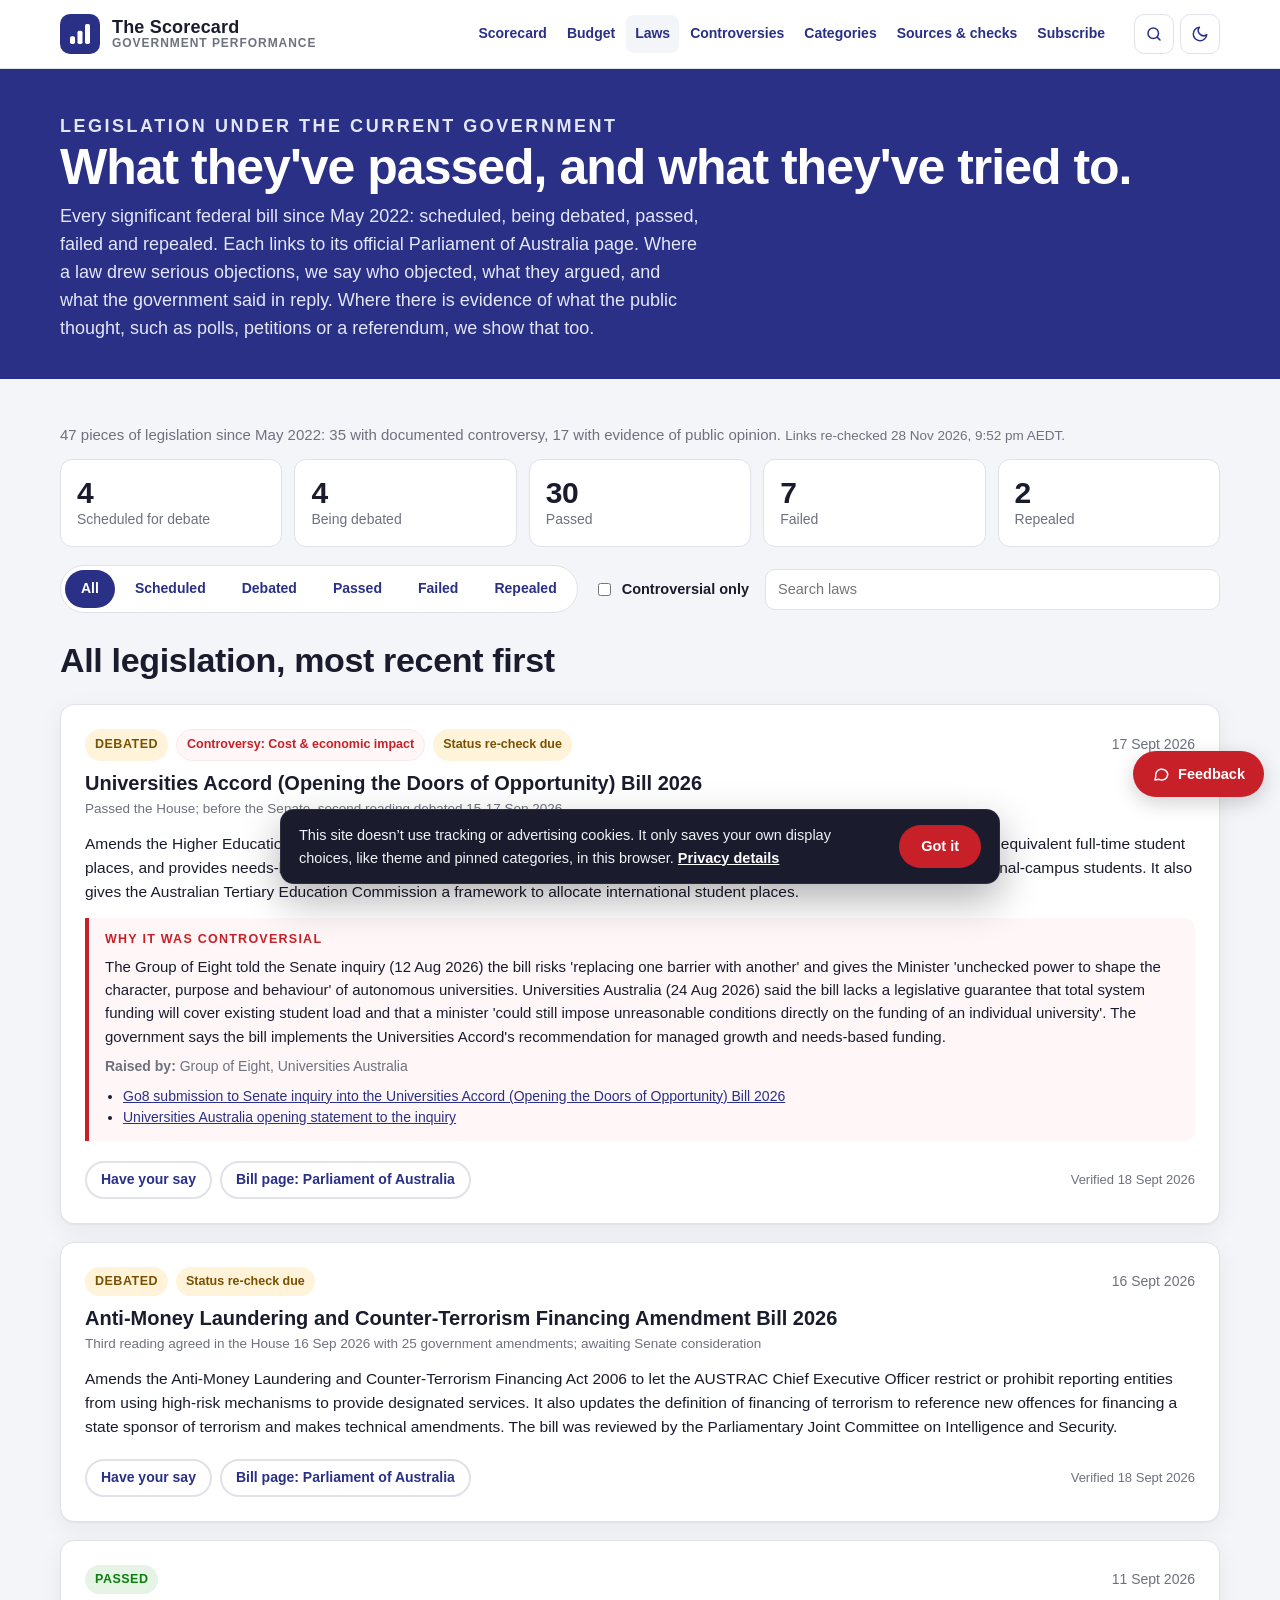
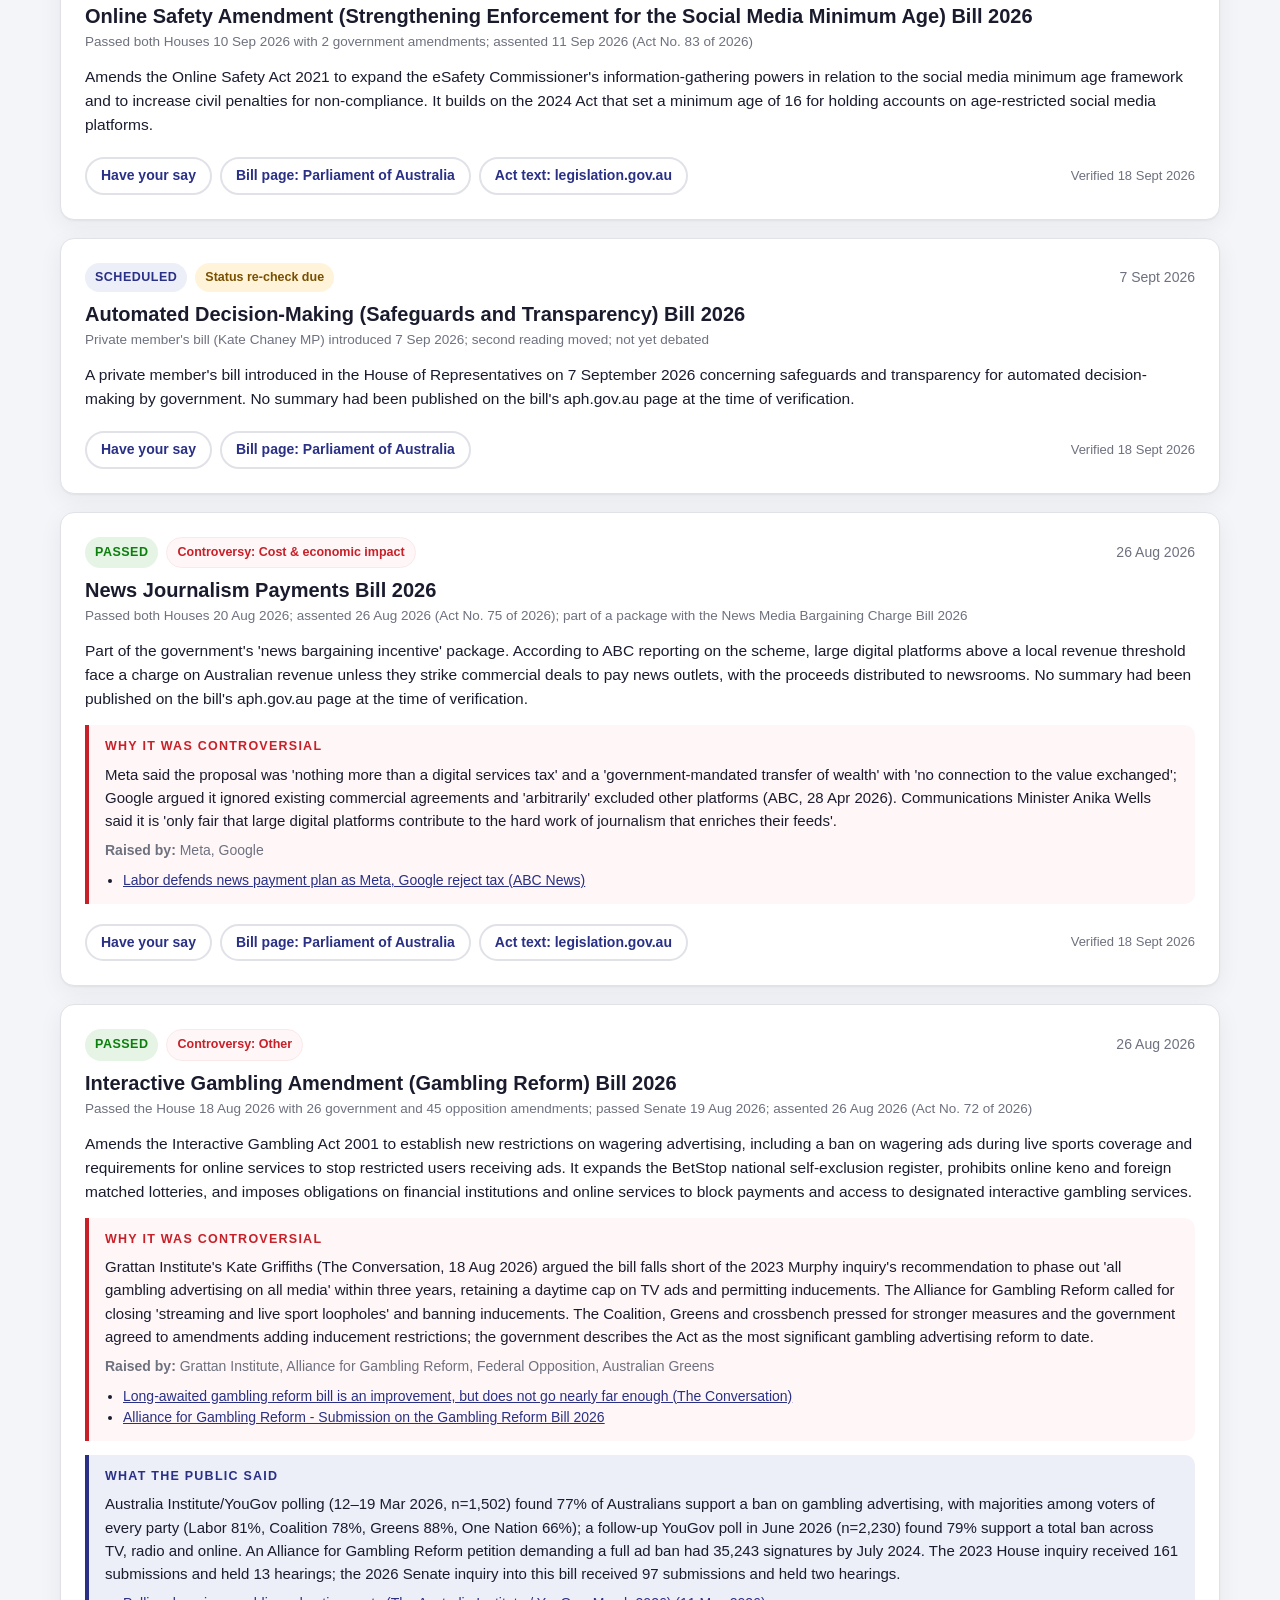
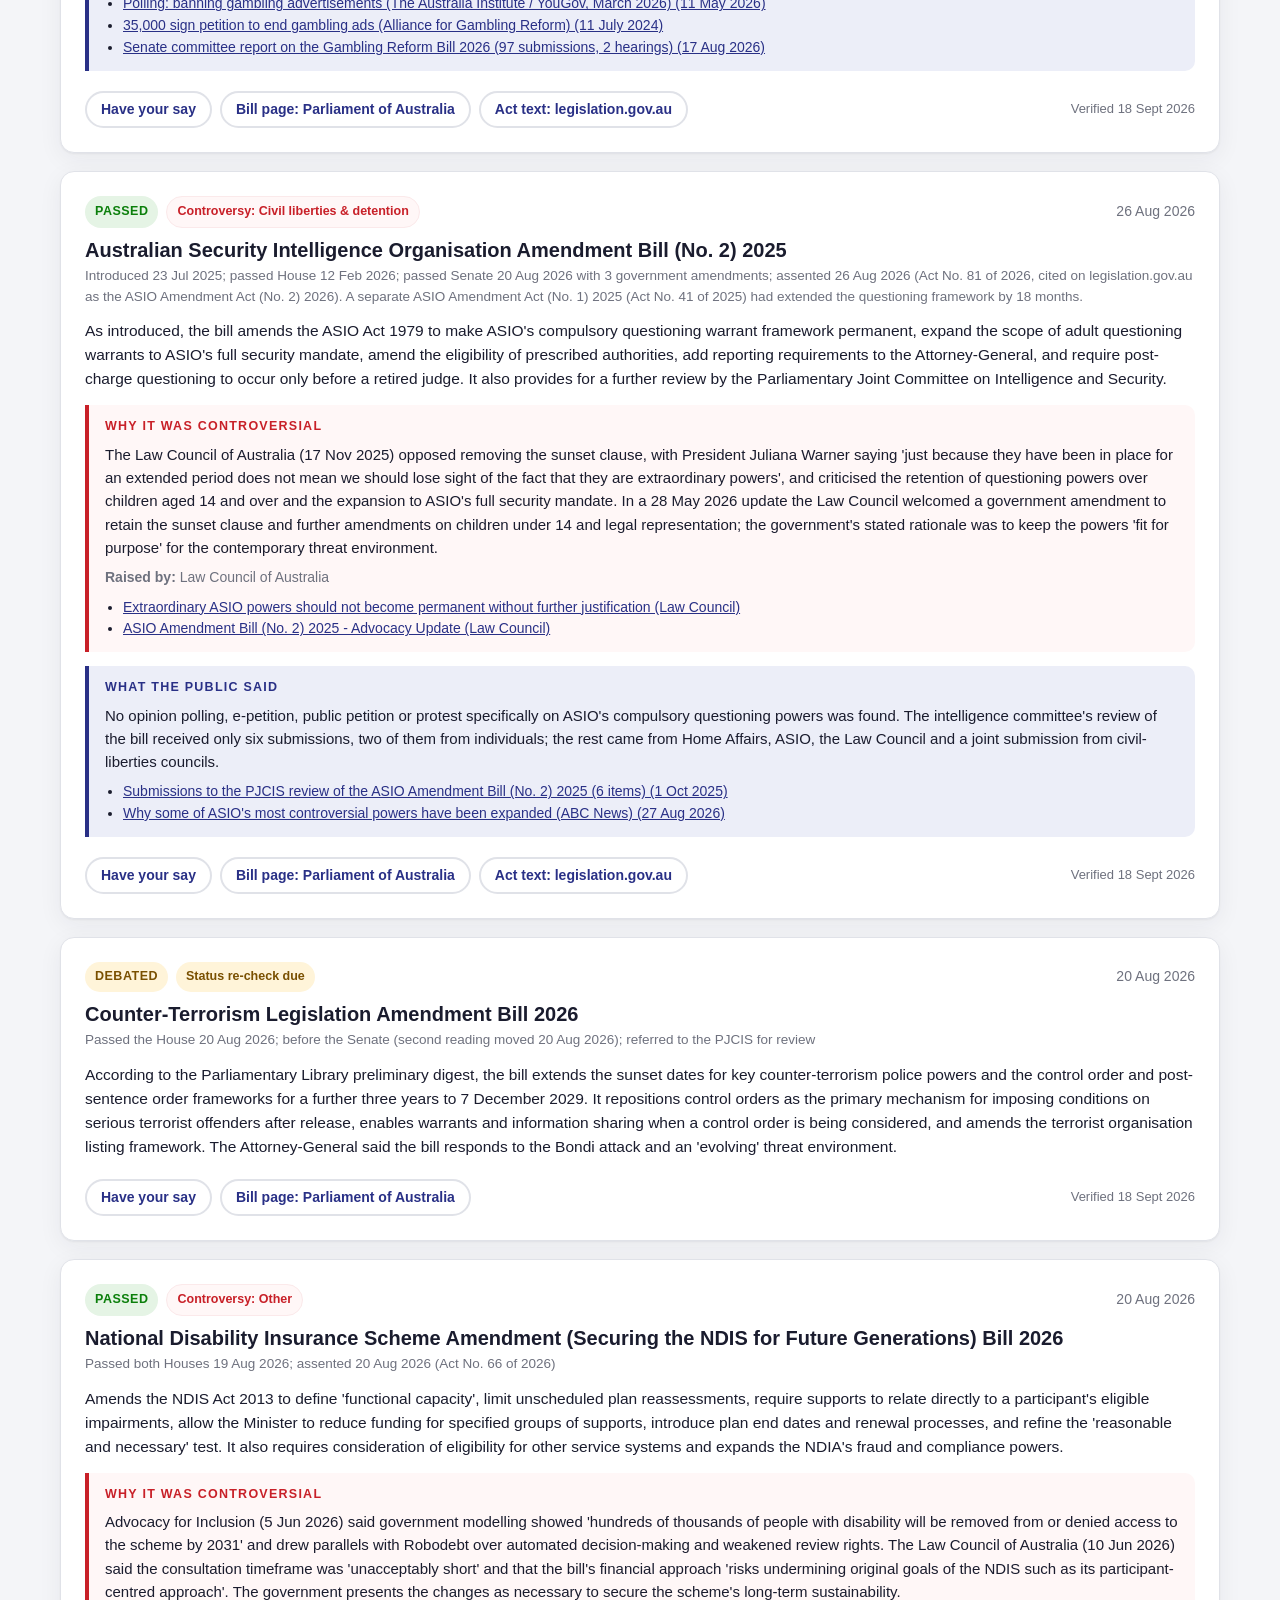
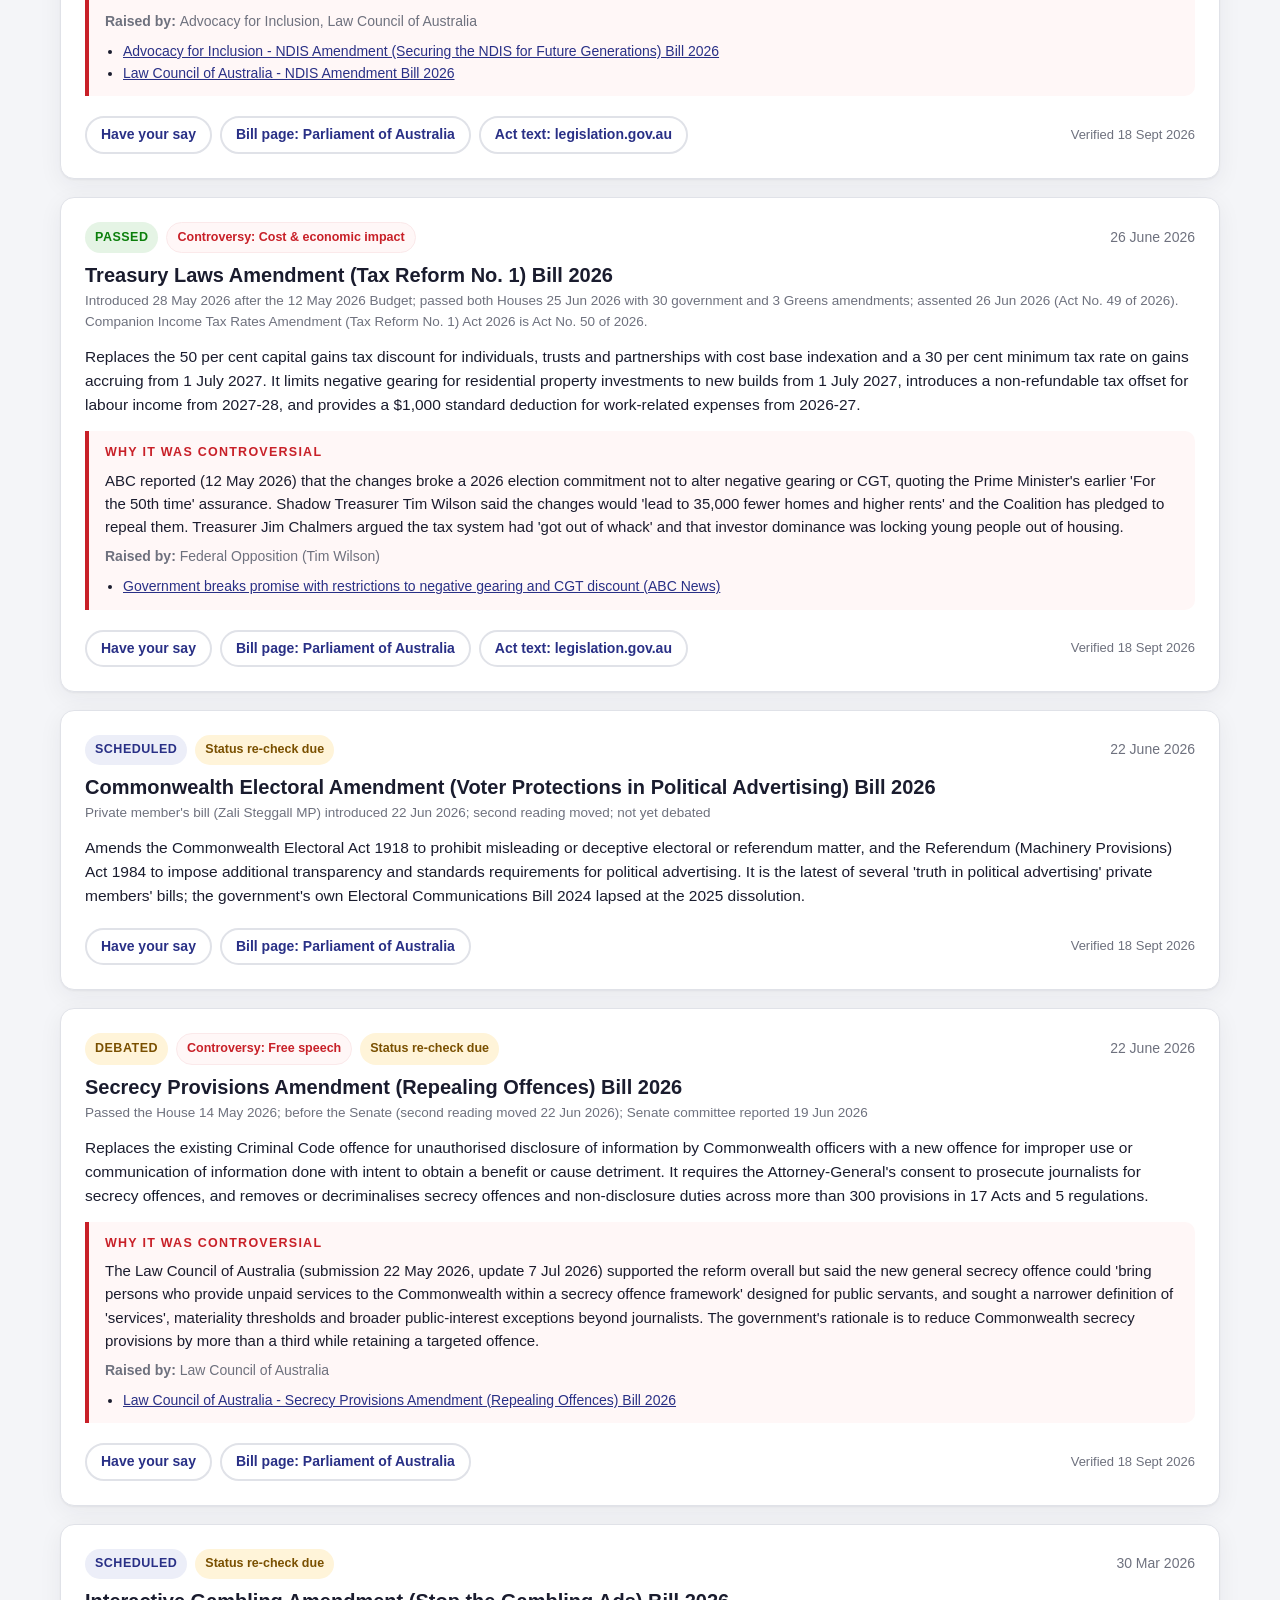
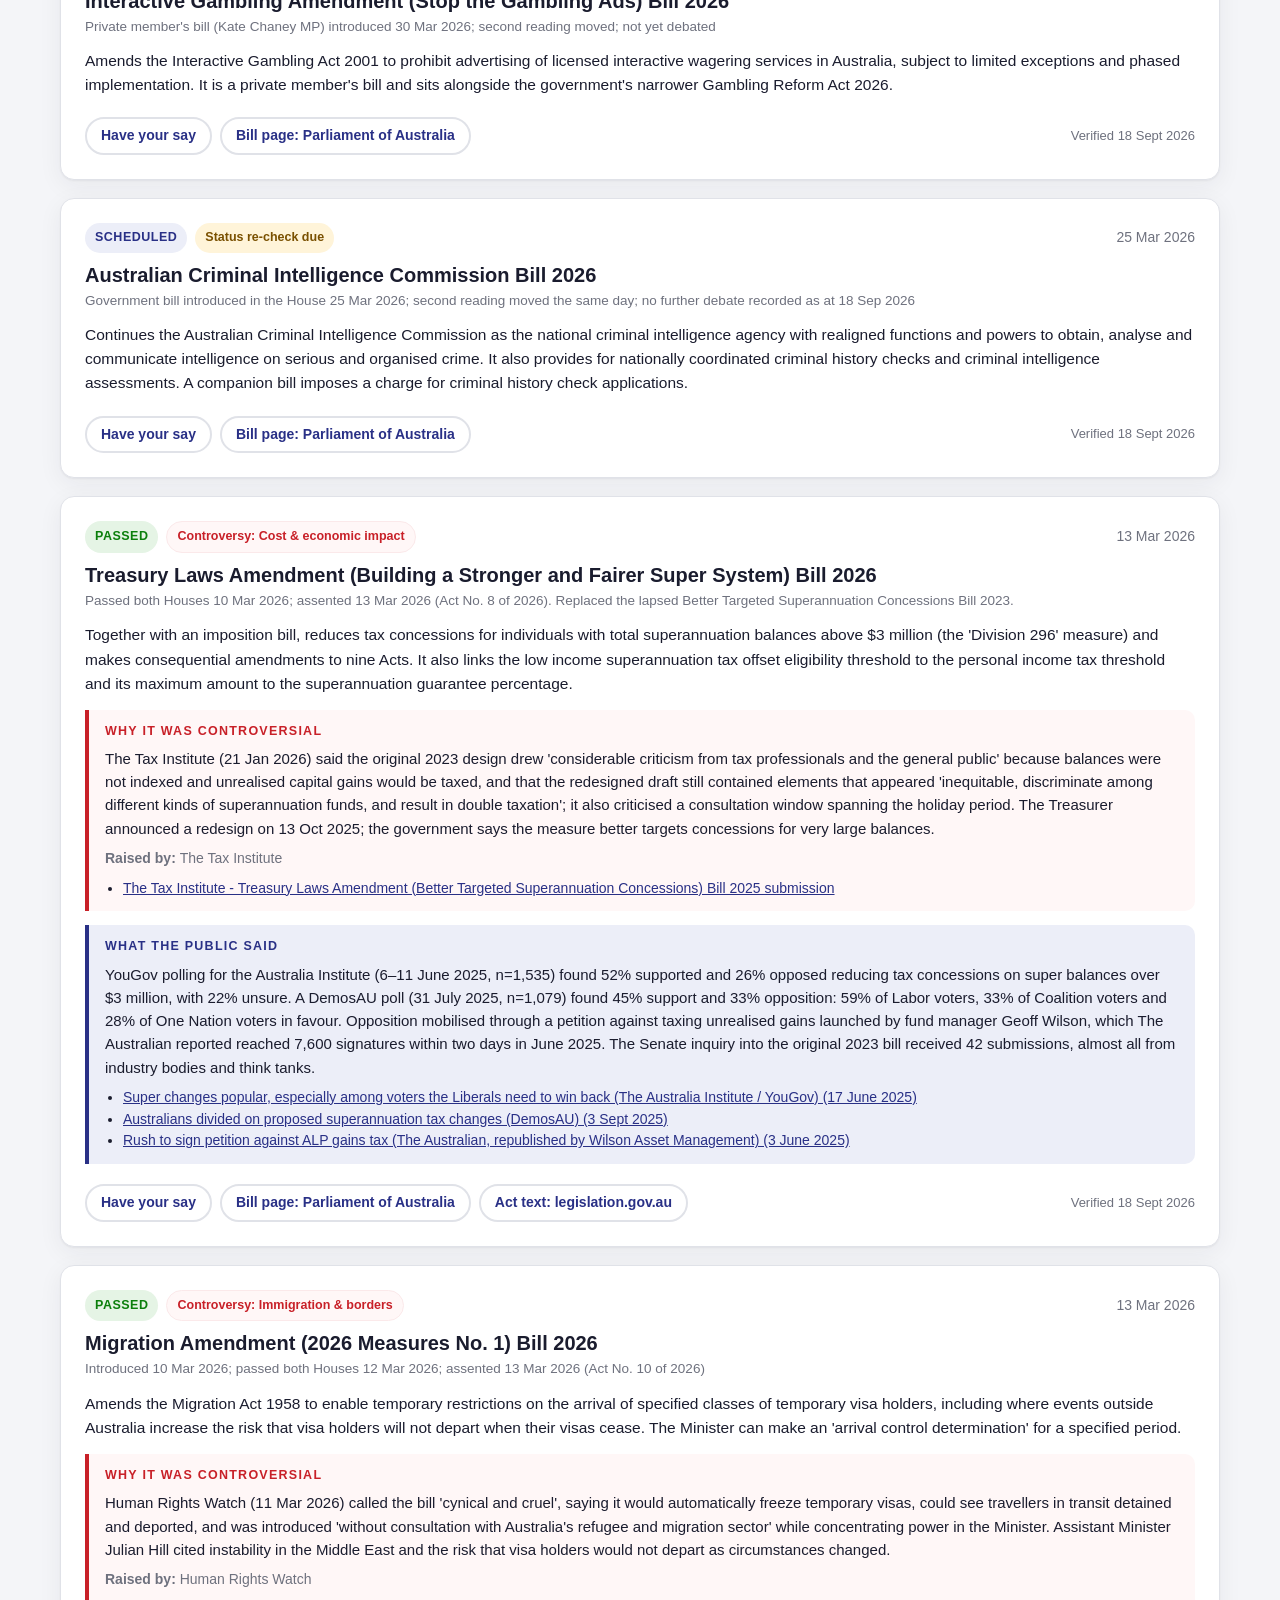
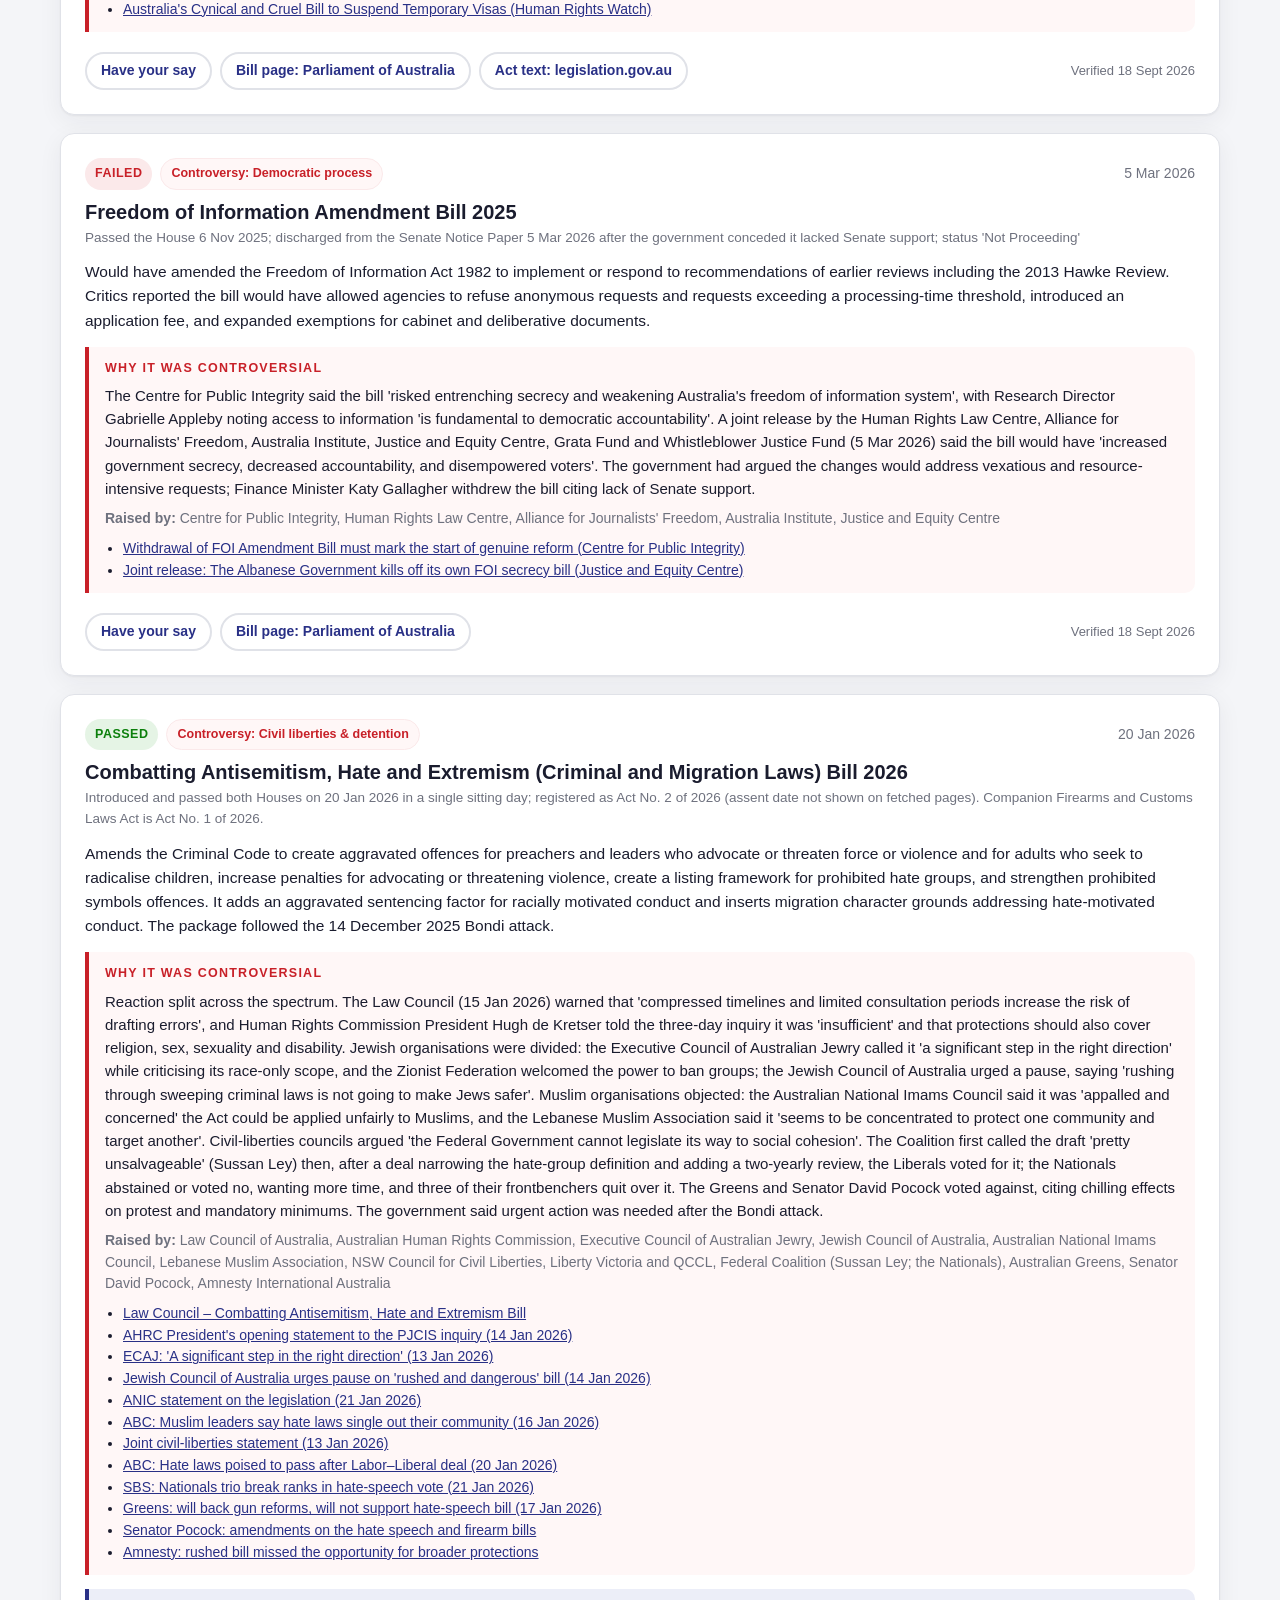
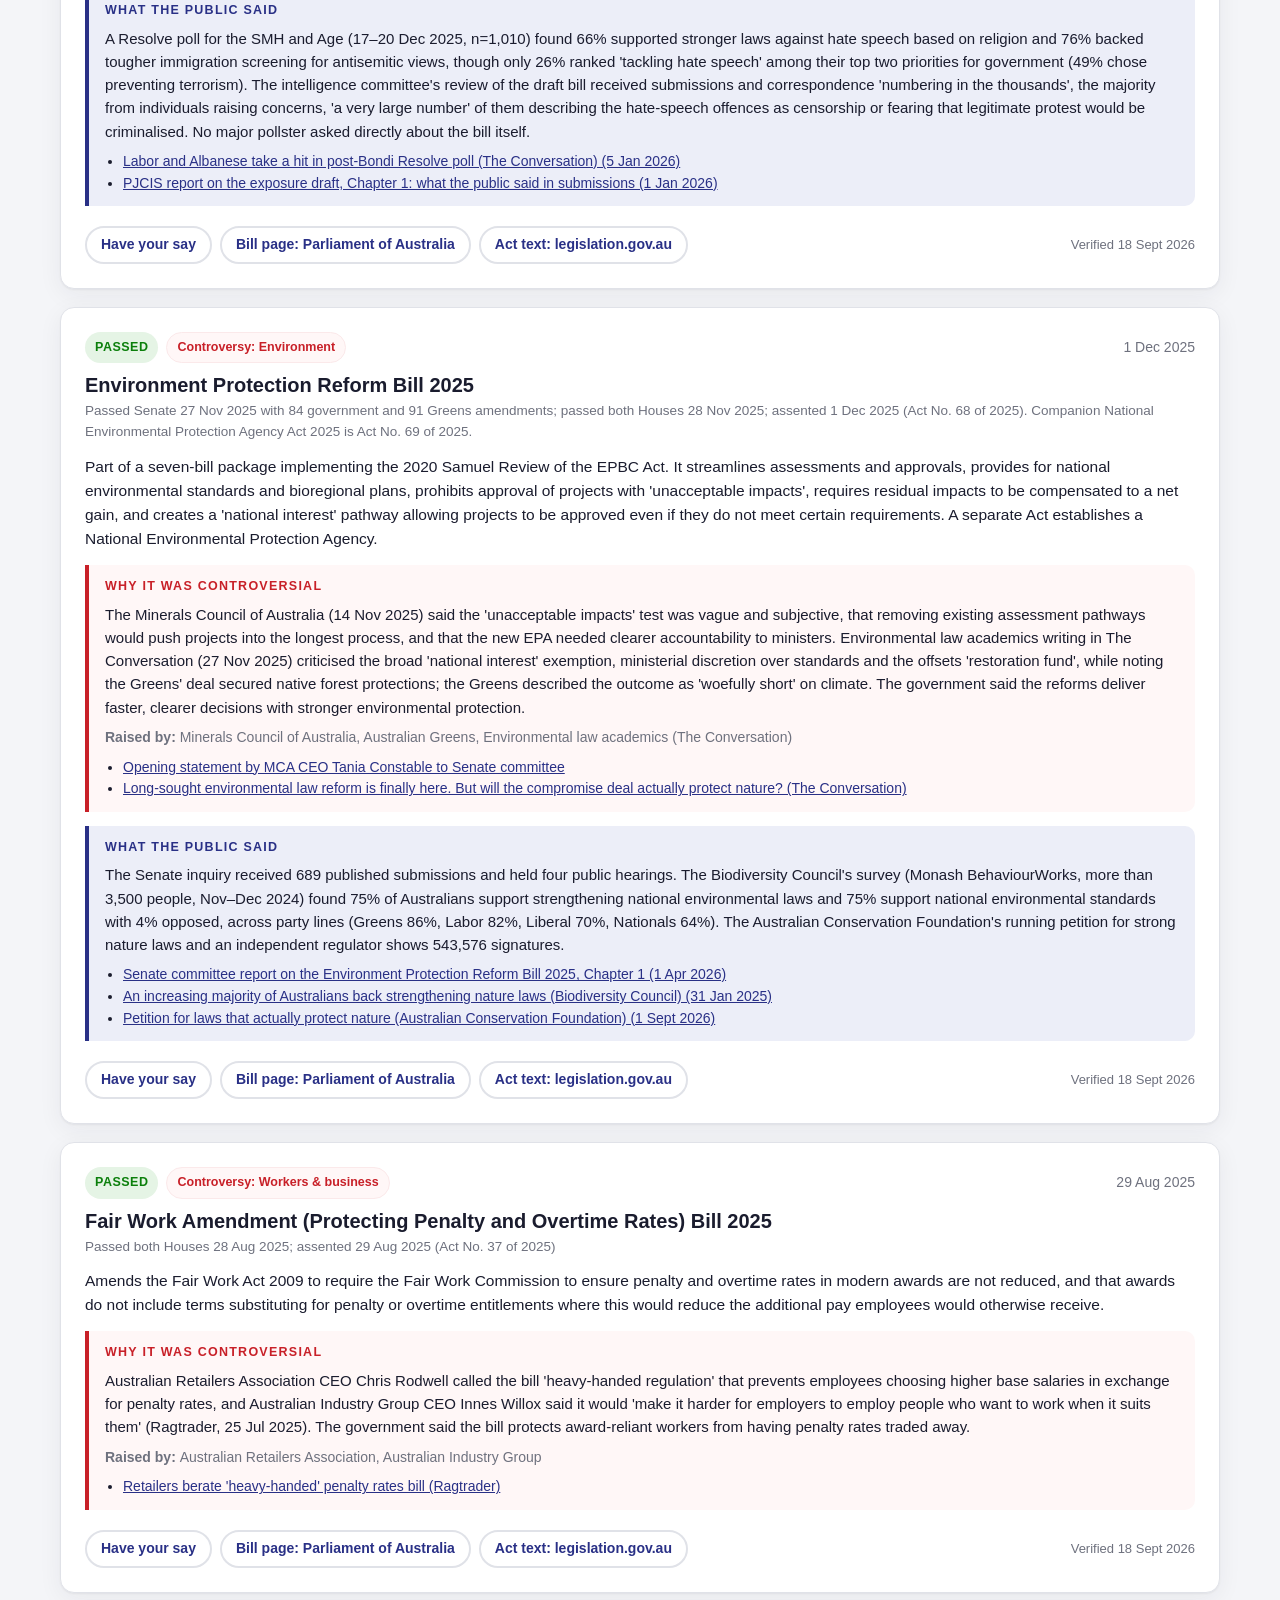
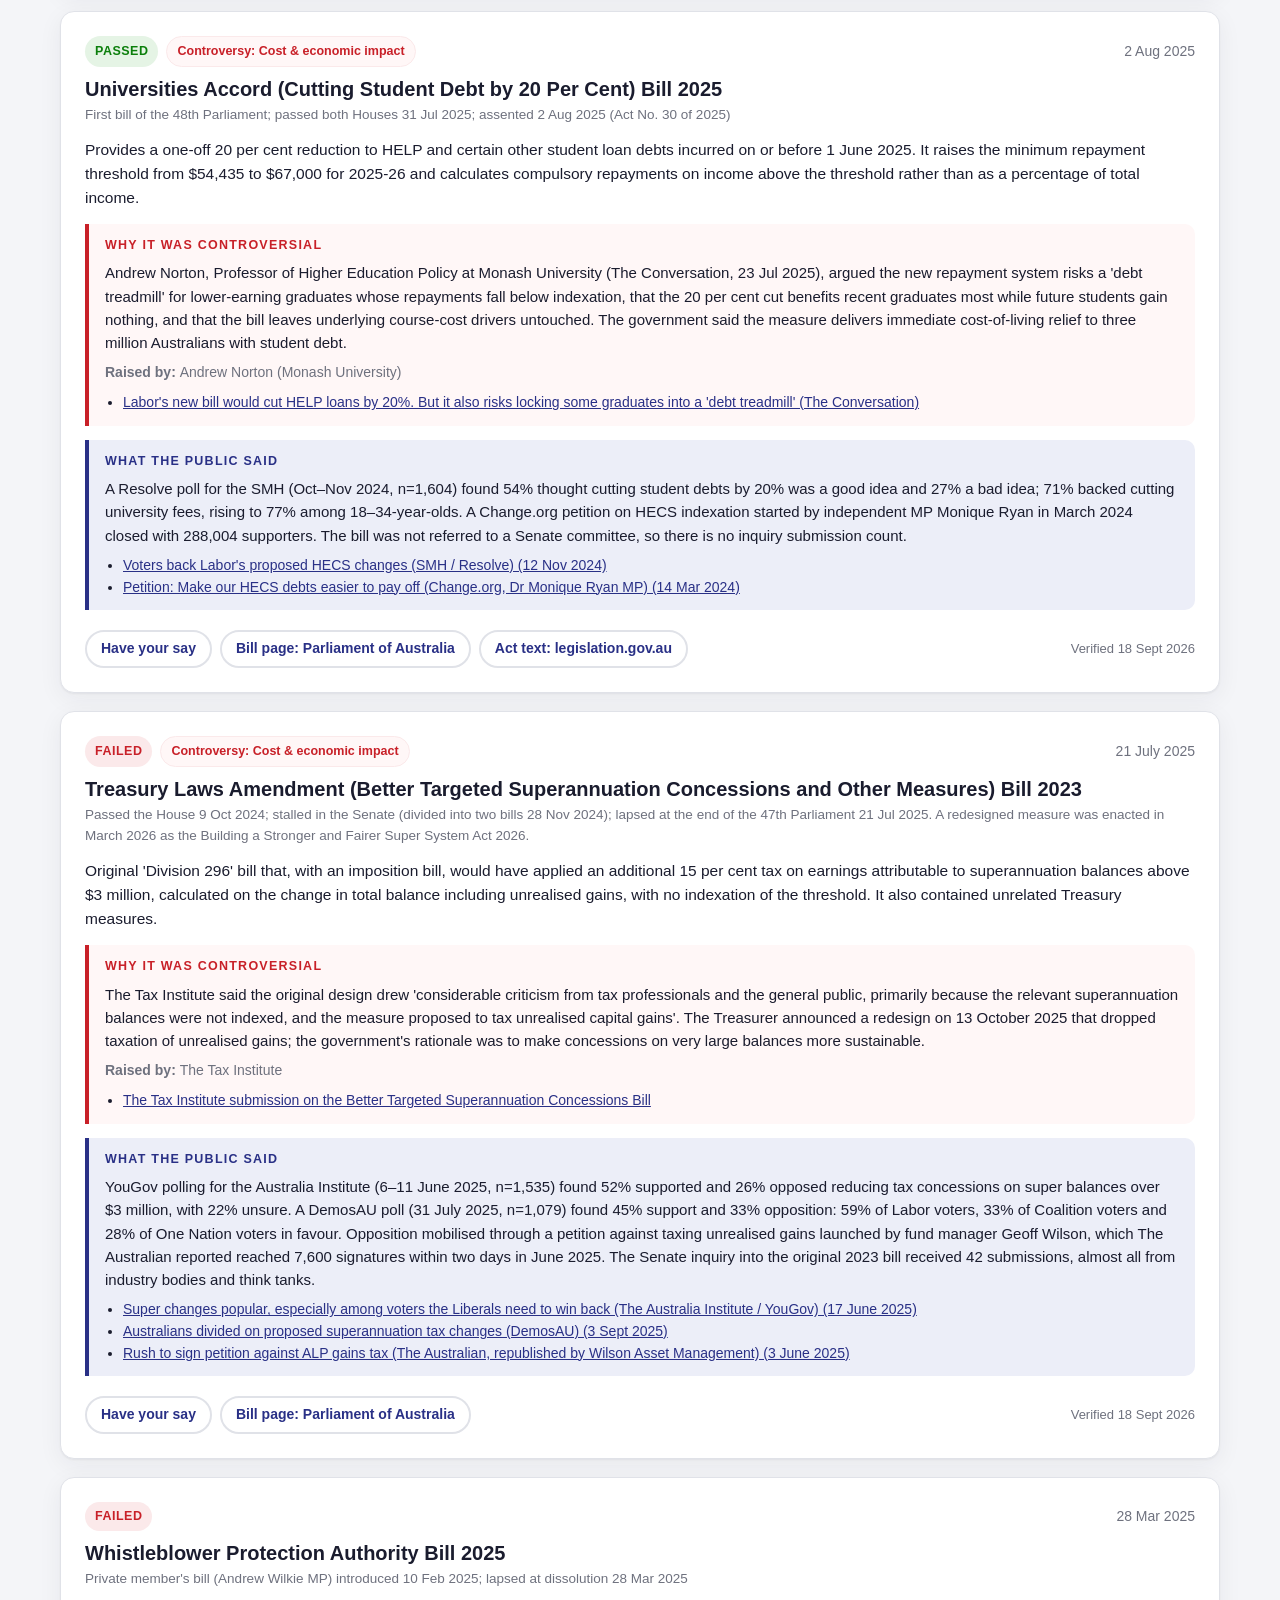
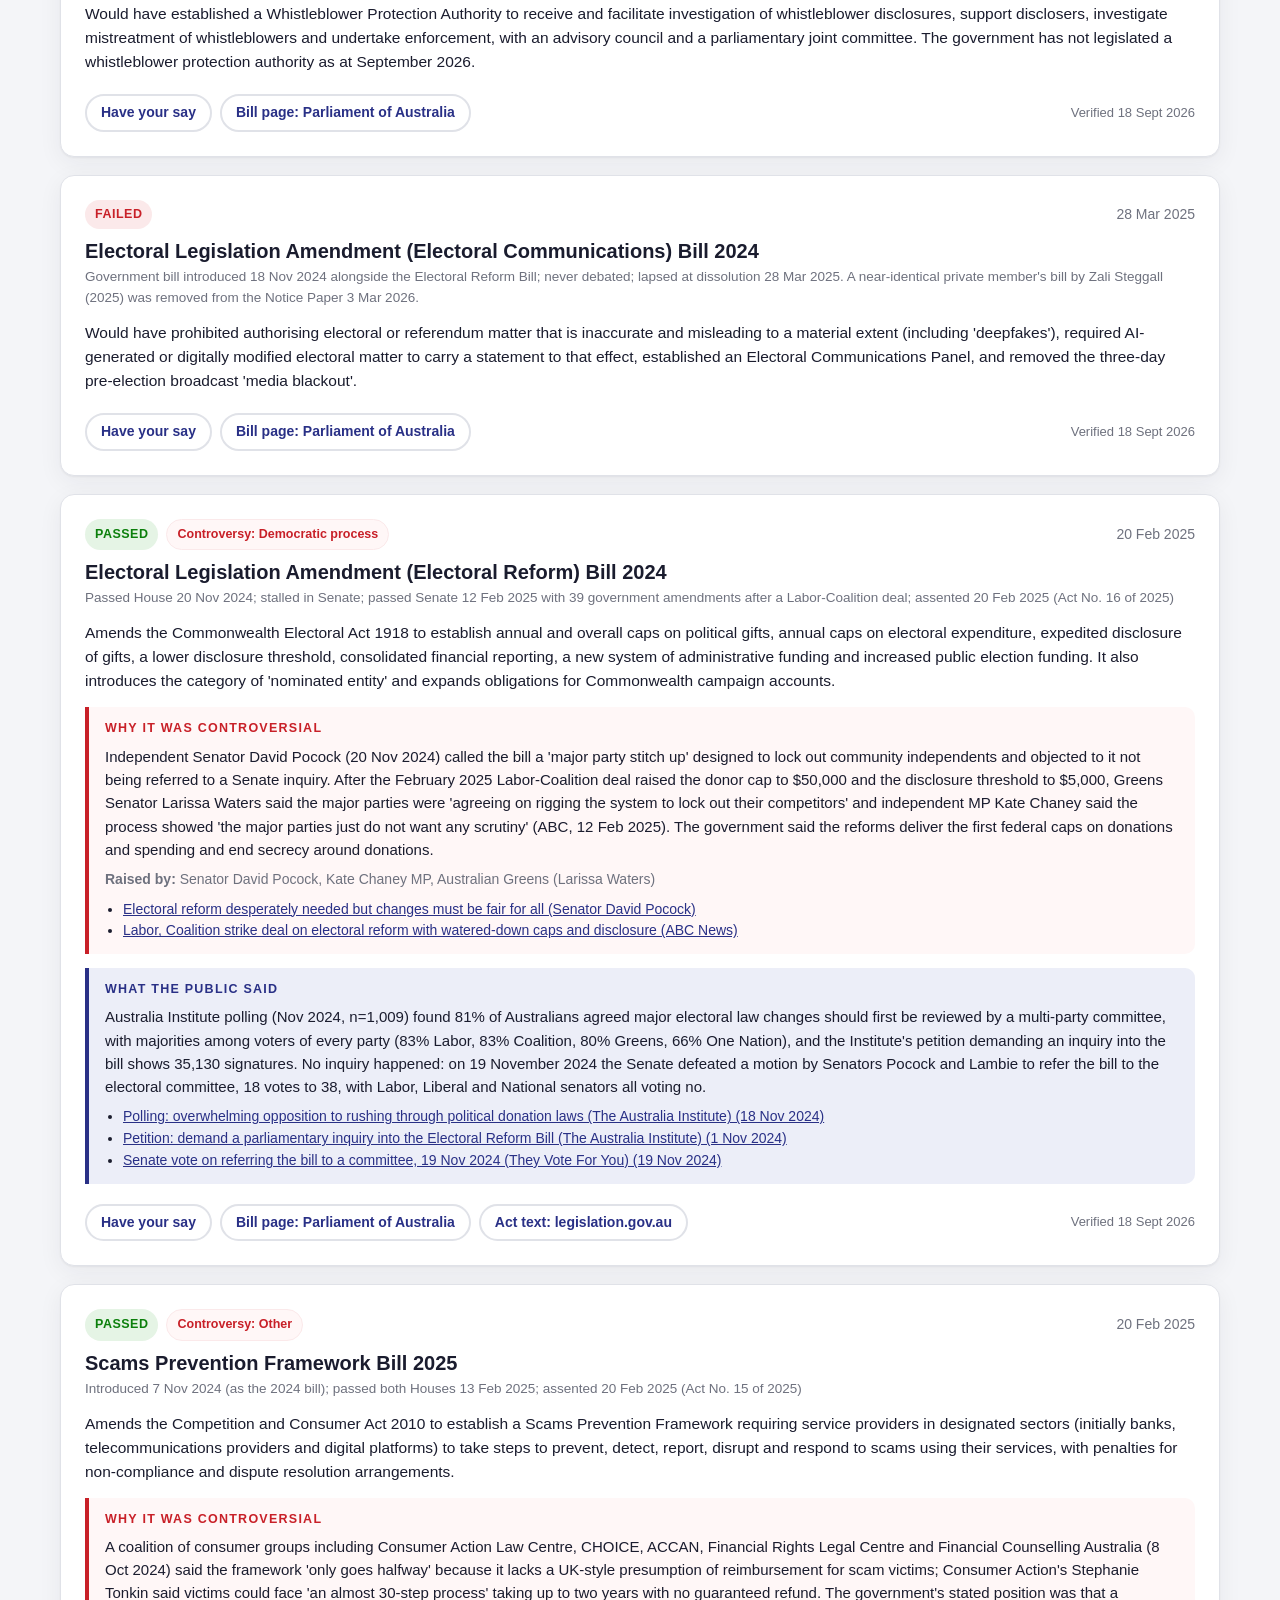
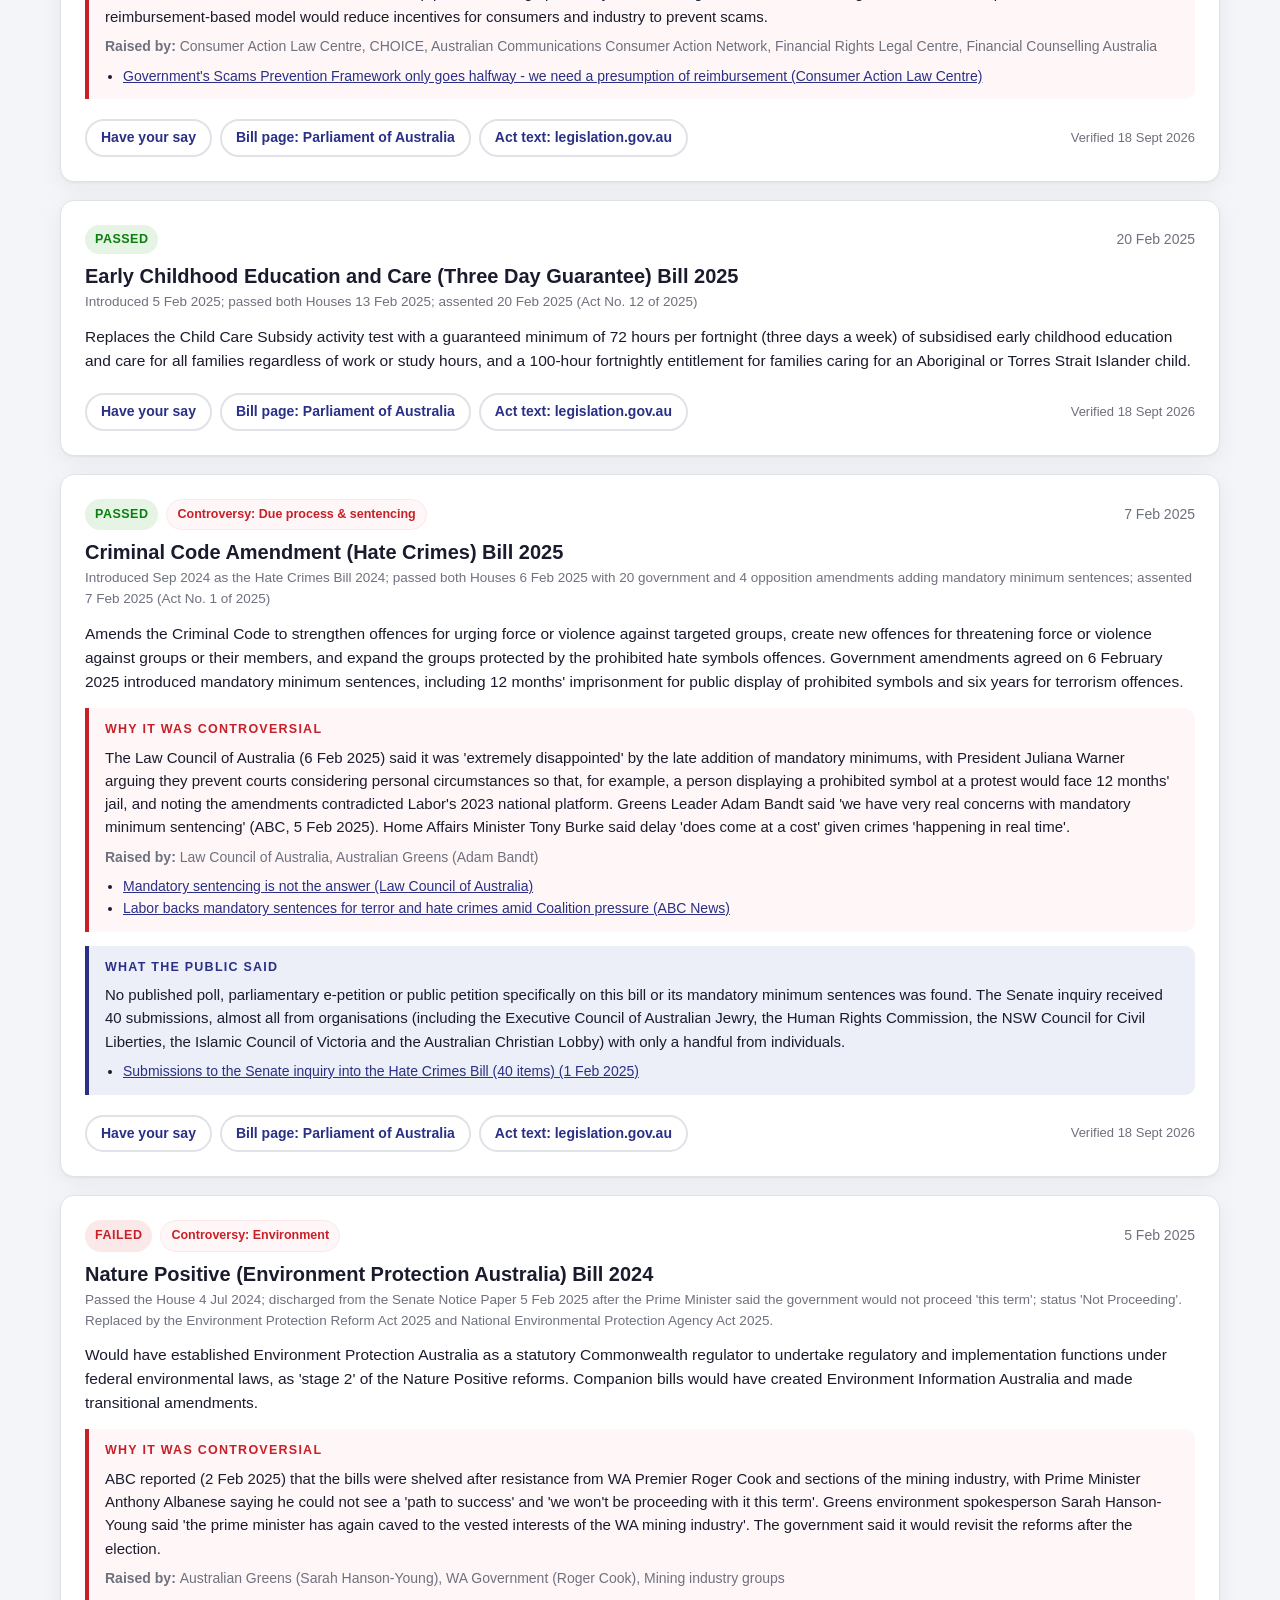
<file: laws.html>
<!doctype html>
<html lang="en-AU">
<head>
  <meta charset="utf-8">
  <meta name="viewport" content="width=device-width, initial-scale=1">
  <script>(function(d){d.className+=" js";var t;try{t=localStorage.getItem("scorecard_theme")}catch(e){}if(t!=="dark"&&t!=="light")t=matchMedia("(prefers-color-scheme: dark)").matches?"dark":"light";d.setAttribute("data-theme",t)})(document.documentElement)</script>
  <title>Laws | The Scorecard</title>
  <meta name="description" content="Federal legislation under the current government: scheduled, being debated, passed, failed and repealed, each linked to its Parliament of Australia page, with the controversies it raised and who raised them.">
  <link rel="icon" type="image/svg+xml" href="assets/favicon.svg">
  <link rel="stylesheet" href="assets/styles.css?v=20260918p">
</head>
<body>
  <a class="skip-link" href="#content">Skip to content</a>
  <header class="site-header">
    <div class="wrap">
      <a class="brand" href="index.html">
        <svg class="brand-mark" viewBox="0 0 36 36" fill="none" aria-hidden="true">
          <rect width="36" height="36" rx="9" fill="#293086"/>
          <rect x="9" y="20" width="4.5" height="7" rx="1.5" fill="#fff"/>
          <rect x="15.75" y="15" width="4.5" height="12" rx="1.5" fill="#fff"/>
          <rect x="22.5" y="9" width="4.5" height="18" rx="1.5" fill="#fff"/>
        </svg>
        <span class="brand-name">The Scorecard<small>Government performance</small></span>
      </a>
      <nav class="nav" aria-label="Main">
        <a href="index.html">Scorecard</a>
        <a href="budget.html">Budget</a>
        <a href="laws.html" aria-current="page">Laws</a>
        <a href="controversies.html">Controversies</a>
        <a href="categories.html">Categories</a>
        <a href="sources.html">Sources &amp; checks</a>
        <a href="subscribe.html">Subscribe</a>
      </nav>
    </div>
  </header>

  <section class="page-hero" id="content" tabindex="-1">
    <div class="wrap">
      <p class="eyebrow">Legislation under the current government</p>
      <h1>What they've passed, and what they've tried to.</h1>
      <p>Every significant federal bill since May 2022: scheduled, being debated, passed, failed and repealed. Each links to its official Parliament of Australia page. Where a law drew serious objections, we say who objected, what they argued, and what the government said in reply. Where there is evidence of what the public thought, such as polls, petitions or a referendum, we show that too.</p>
    </div>
  </section>

  <main class="wrap section">
    <p class="law-count-line"><span id="law-count">Loading…</span> <span id="law-checked" class="law-checked"></span></p>
    <div class="balance-strip law-tiles" id="law-tiles" role="group" aria-label="Filter by status"></div>

    <div class="law-controls">
      <div class="toggle" role="group" aria-label="Status" id="law-status"></div>
      <label class="law-check"><input type="checkbox" id="law-contro"> Controversial only</label>
      <span id="law-category-wrap" hidden><label class="sr-only" for="law-category">Controversy category</label><select id="law-category"><option value="all">All categories</option></select></span>
      <input type="search" id="law-search" placeholder="Search laws" aria-label="Search laws">
    </div>

    <div class="section-head" style="margin-top:28px">
      <div>
        <h2 id="law-heading">All legislation, most recent first</h2>
        <p id="law-blurb"></p>
      </div>
    </div>
    <div class="law-list" id="law-list">
      <div class="sk sk-card skeleton" aria-hidden="true"></div>
      <div class="sk sk-card skeleton" aria-hidden="true"></div>
    </div>
    <noscript><p class="noscript">This page needs JavaScript to list the legislation. The full list is in <a href="data/laws.json">data/laws.json</a>.</p></noscript>

    <div class="prose" style="margin-top:44px">
      <h2>How this page works</h2>
      <p>The list is compiled by hand from the Parliament of Australia's bill pages and legislation.gov.au, and each entry shows the date it was last verified. The daily automated check tests every link on this page and flags any entry whose status is due for re-checking. Summaries describe what a law does in plain English. A "controversy" note is included only where named organisations, parliamentarians or committees publicly objected; it reports their position, and the government's stated reason, with links to the original statements. It is not the site's own judgement. "What the public said" reports measurable evidence of public opinion: published polls, parliamentary or public petitions and their signature counts, protest turnouts, inquiry submission numbers and referendum results, each linked to its source. Every entry has a "Have your say" button that sends your view to the site's team. Think something is missing or wrong? <a href="sources.html#report-error">Report it</a> or <a href="subscribe.html#suggest">suggest an addition</a>.</p>
    </div>
  </main>

  <footer class="site-footer">
    <div class="wrap">
      <svg class="brand-mark" viewBox="0 0 36 36" fill="none" aria-hidden="true">
        <rect x="1" y="1" width="34" height="34" rx="9" stroke="#fff" stroke-opacity=".4" stroke-width="1.5"/>
        <rect x="9" y="20" width="4.5" height="7" rx="1.5" fill="#fff"/>
        <rect x="15.75" y="15" width="4.5" height="12" rx="1.5" fill="#fff"/>
        <rect x="22.5" y="9" width="4.5" height="18" rx="1.5" fill="#fff"/>
      </svg>
      <div>
        <p>Bill status, dates and titles: Parliament of Australia (aph.gov.au) and the Federal Register of Legislation, as linked on each entry. Controversy notes cite the organisations and parliamentarians quoted.</p>
        <p><a href="sources.html">Sources, methods &amp; daily checks</a> · <a href="sources.html#report-error">Report an error</a></p>
      </div>
    </div>
  </footer>

  <script src="assets/config.js?v=20260918p"></script>
  <script src="data/metrics.js?v=20260918p"></script>
  <script src="data/laws.js?v=20260918p"></script>
  <script src="assets/charts.js?v=20260918p"></script>
  <script src="assets/site.js?v=20260918p"></script>
  <script src="assets/laws.js?v=20260918p"></script>
</body>
</html>
</file>
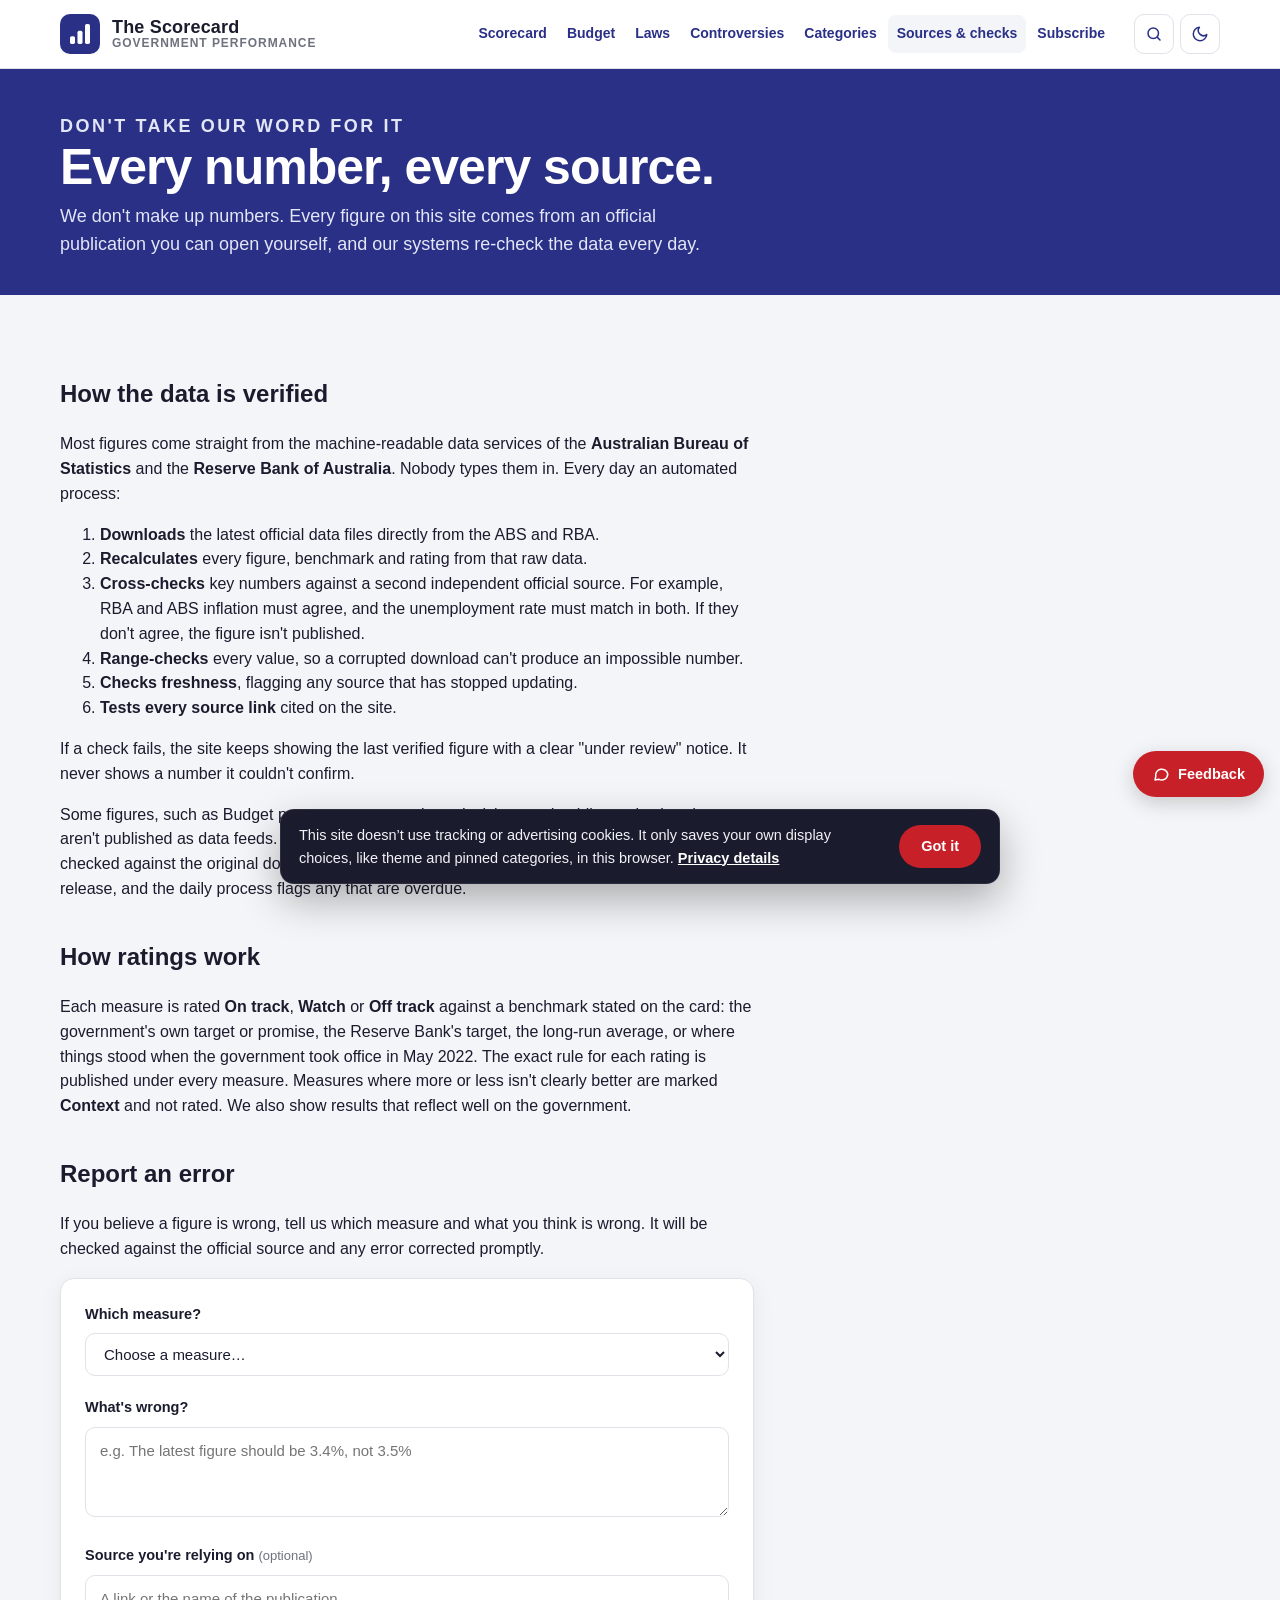
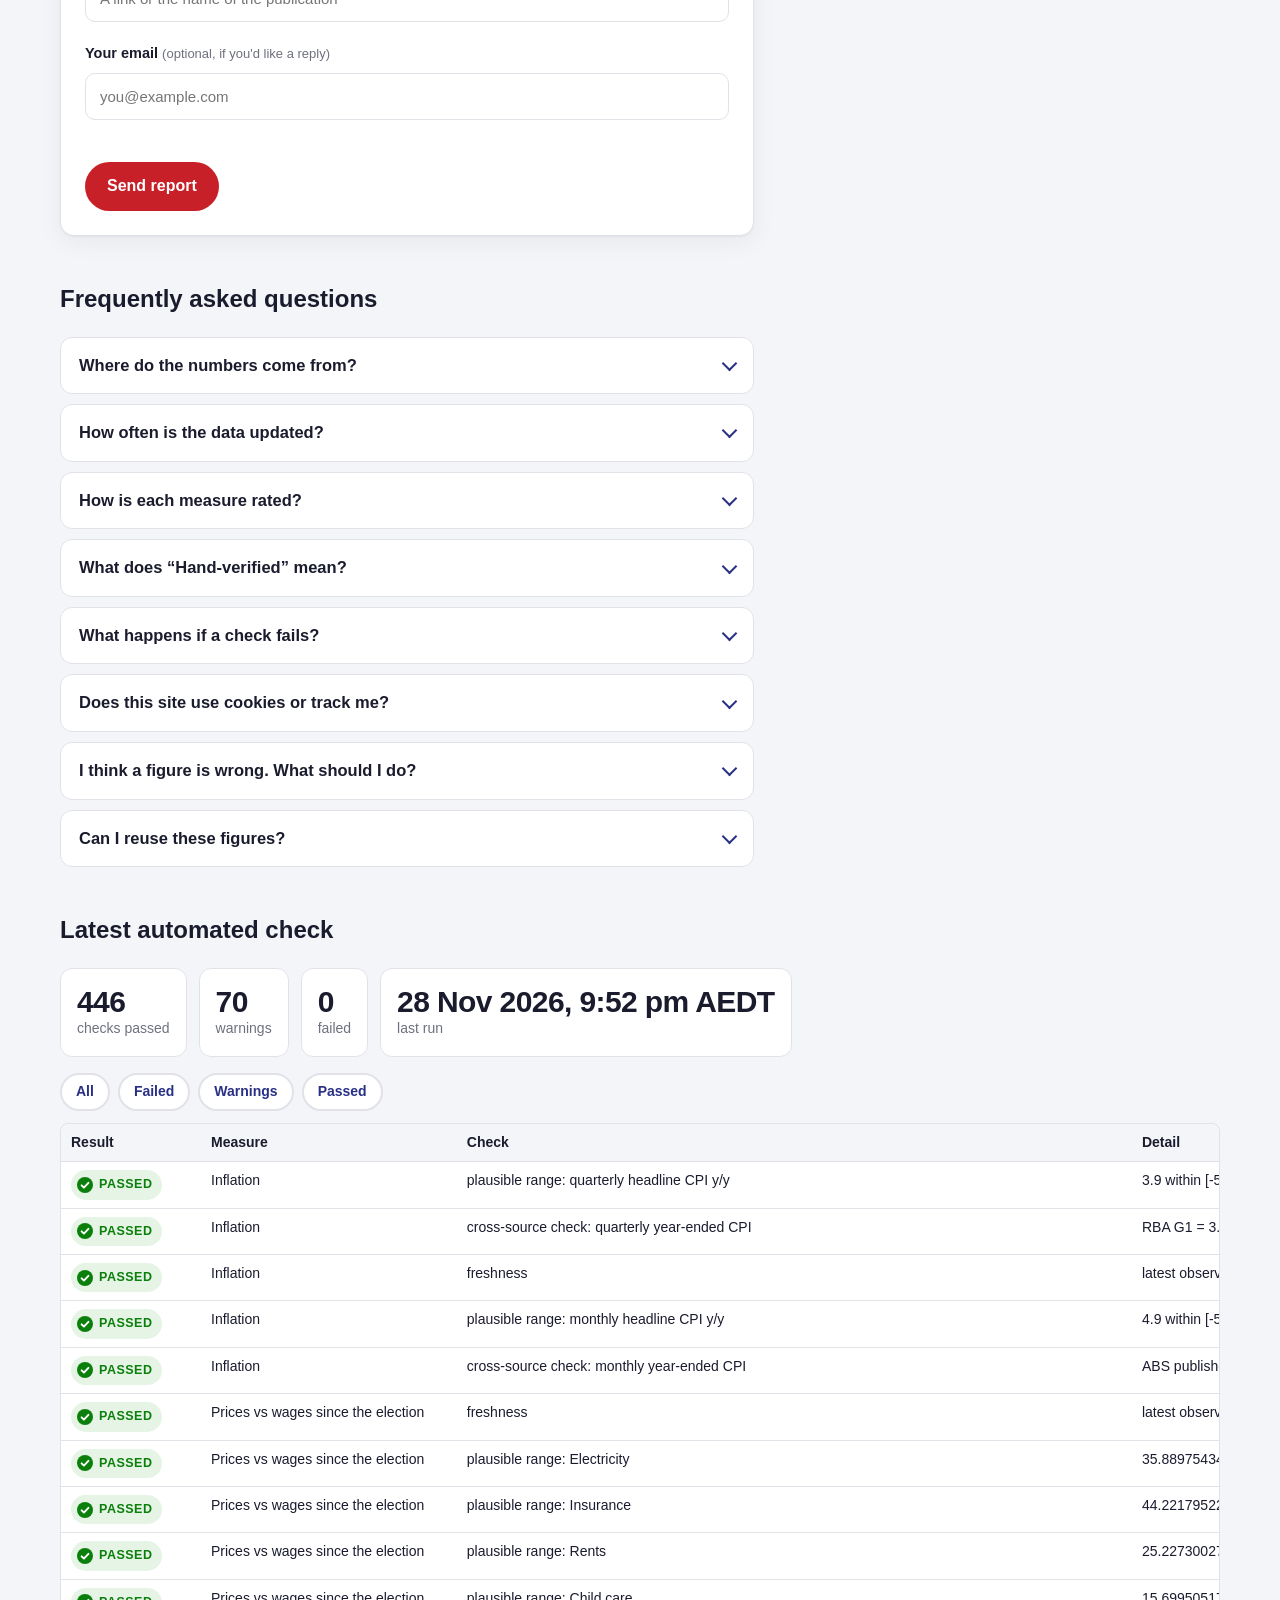
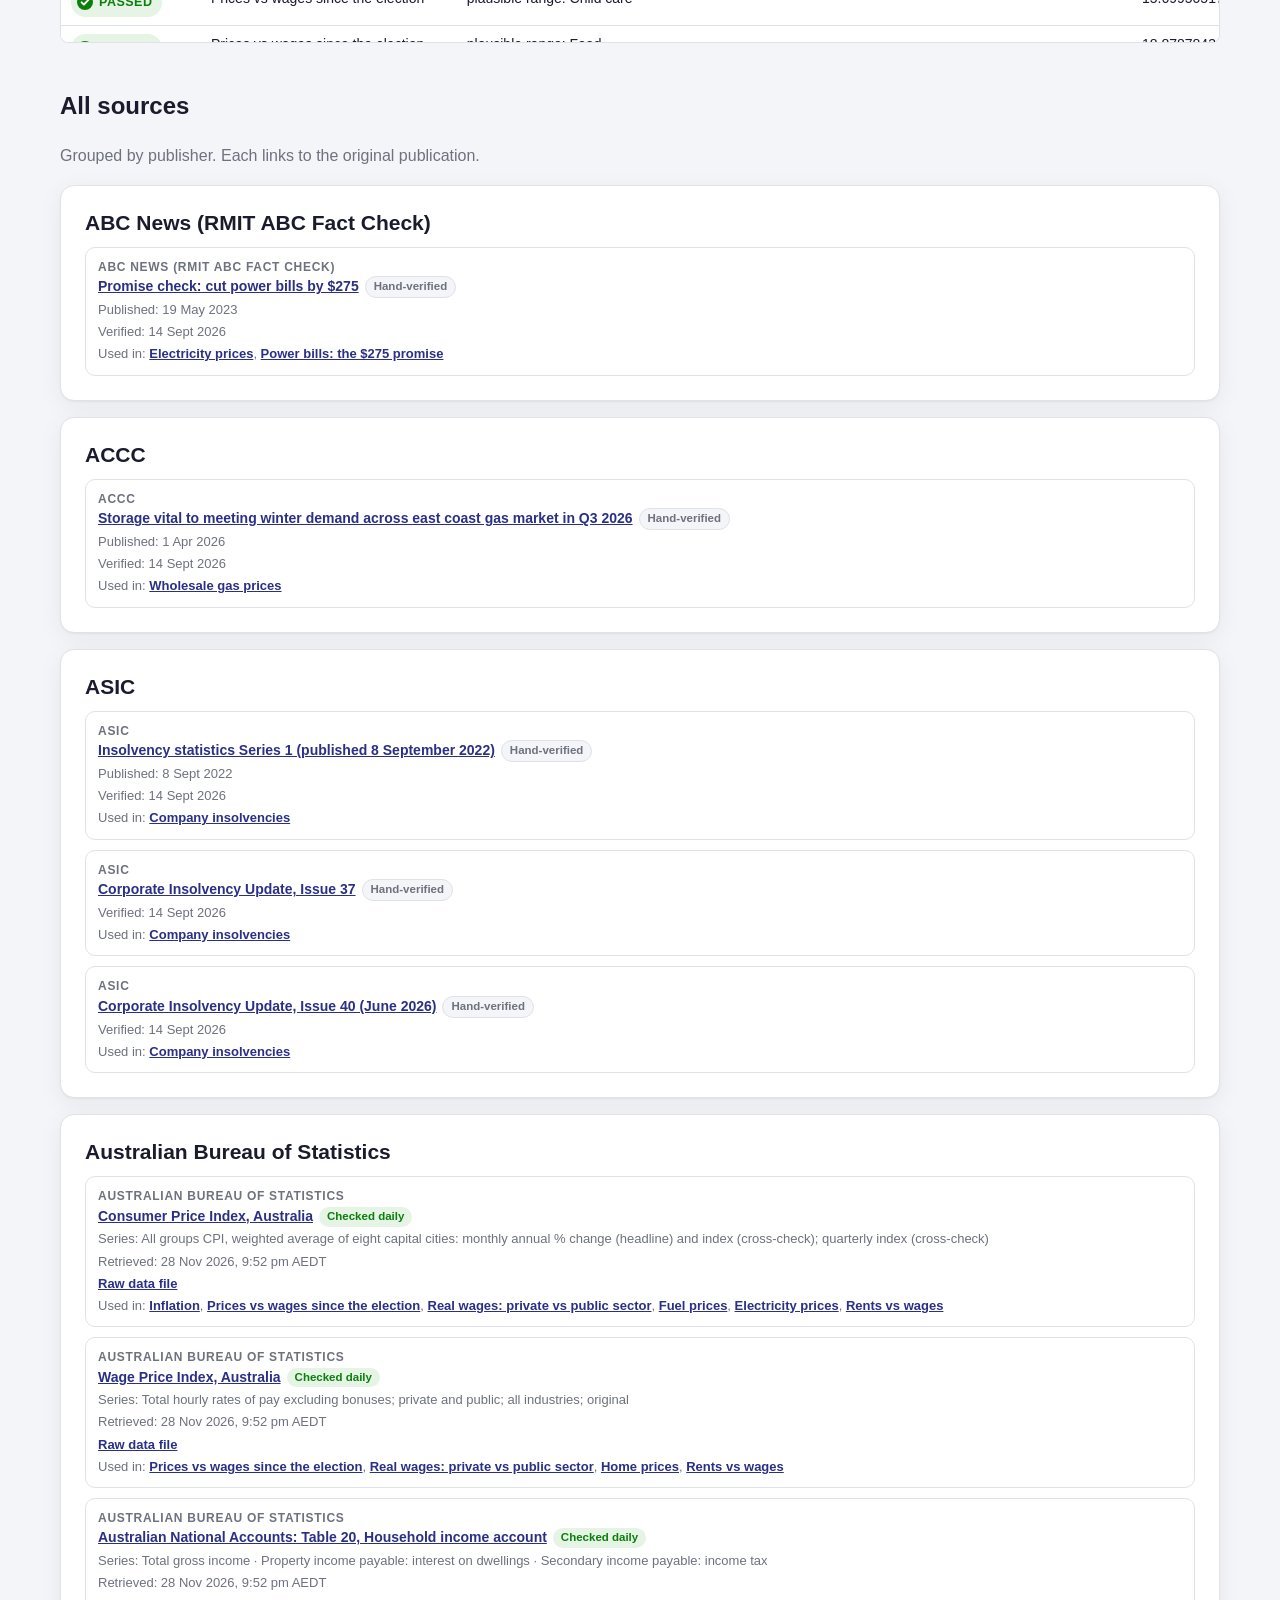
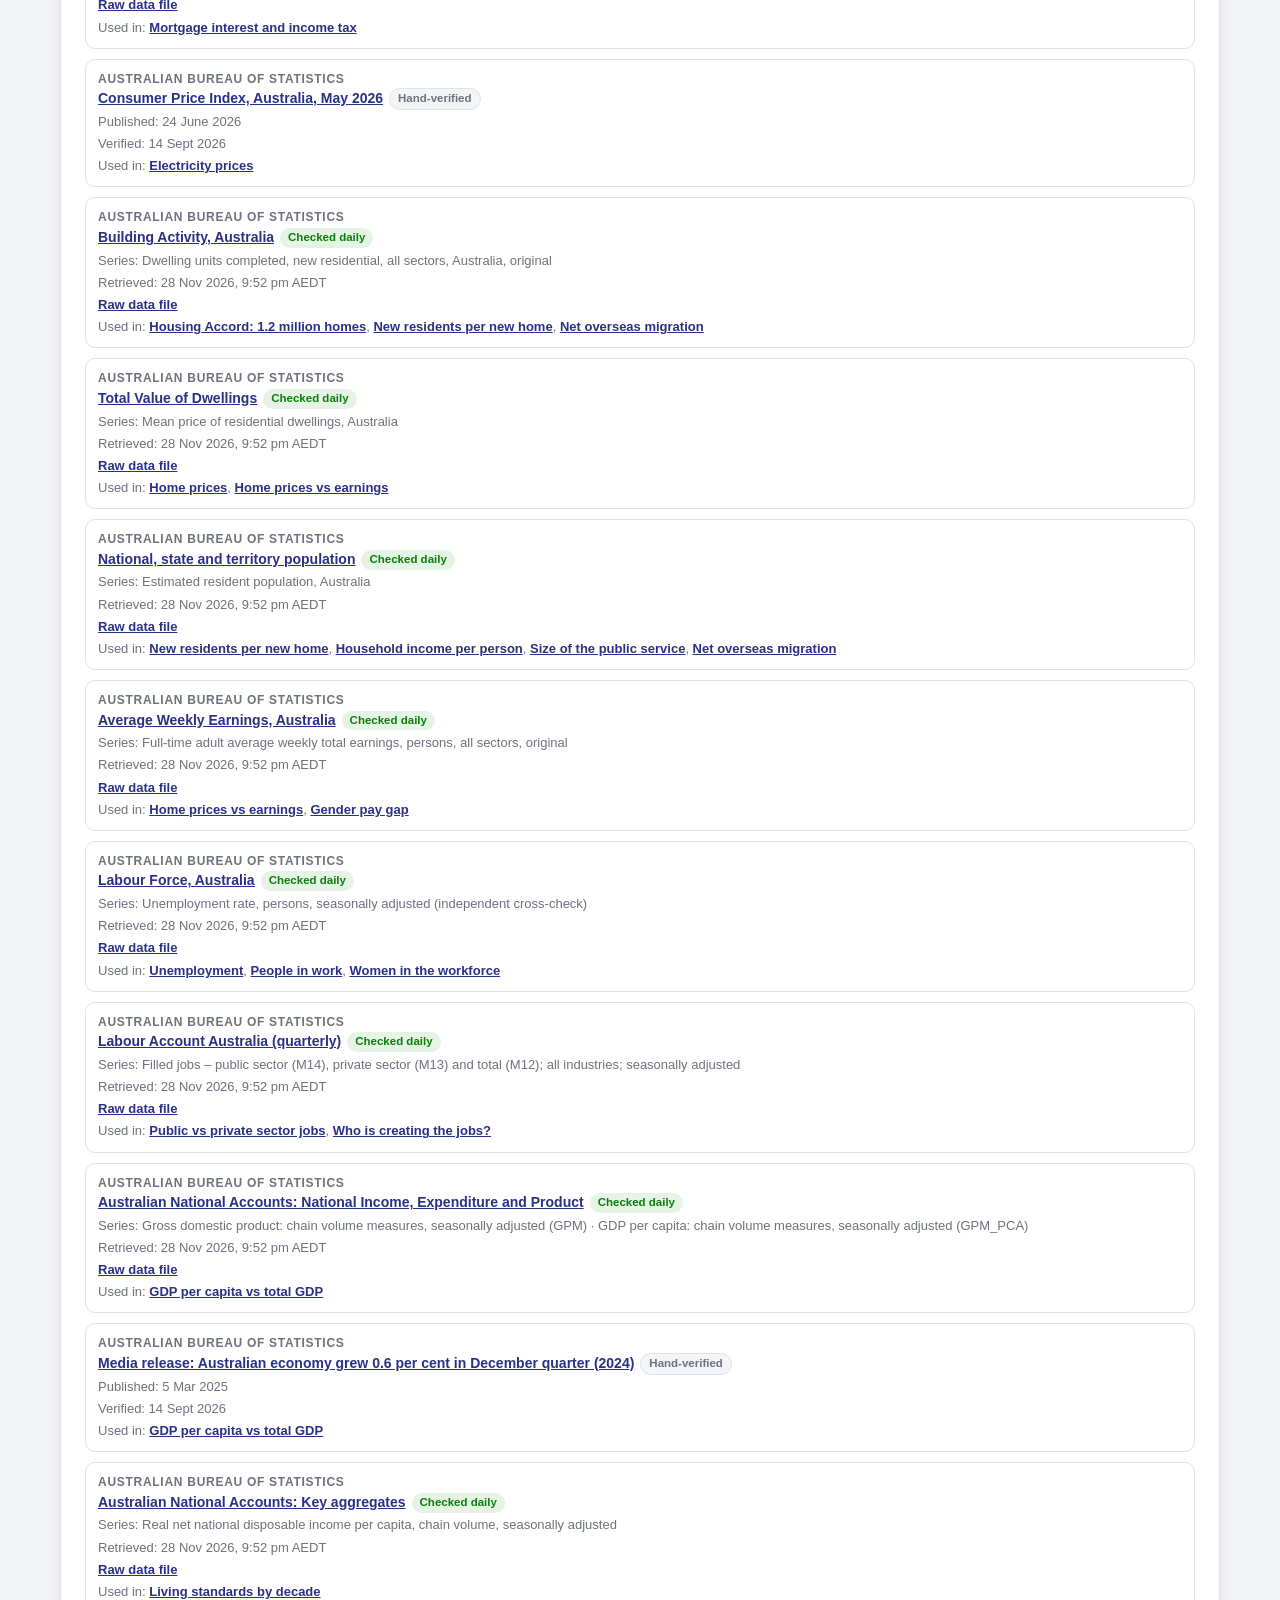
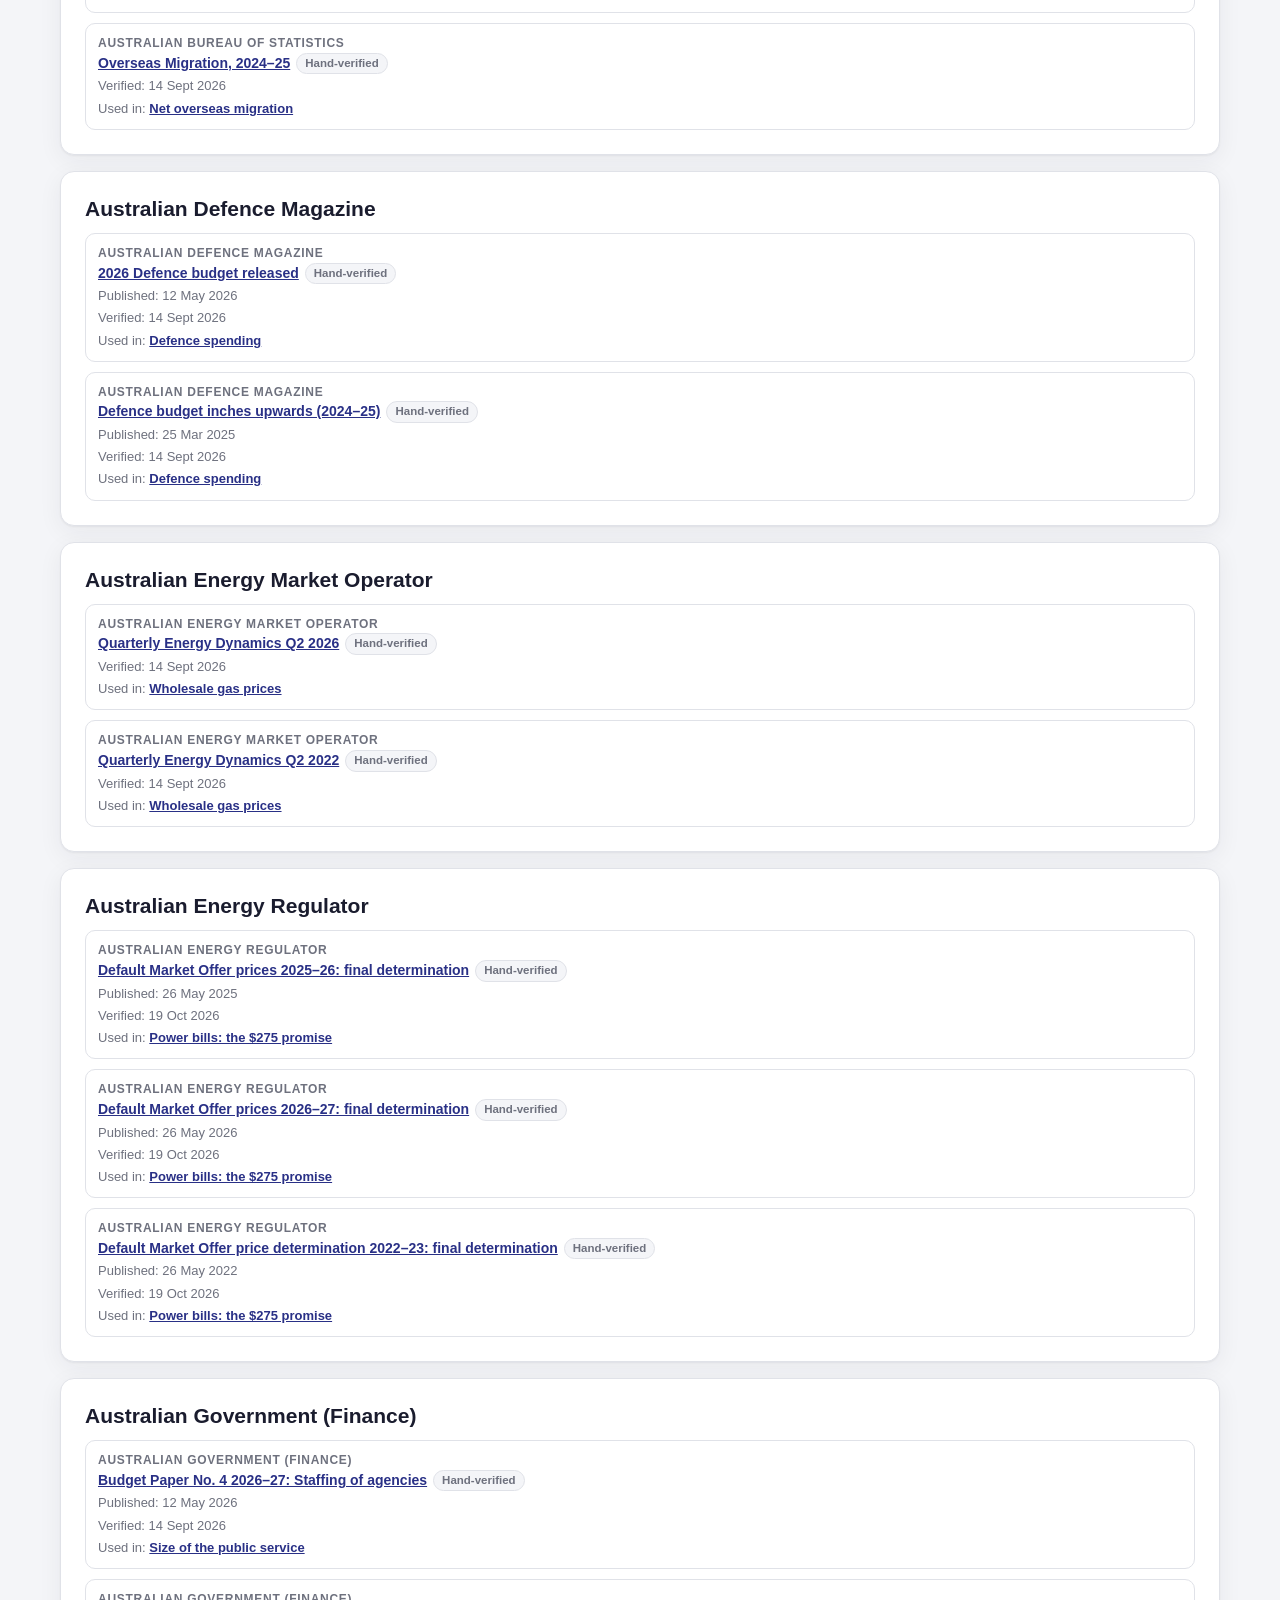
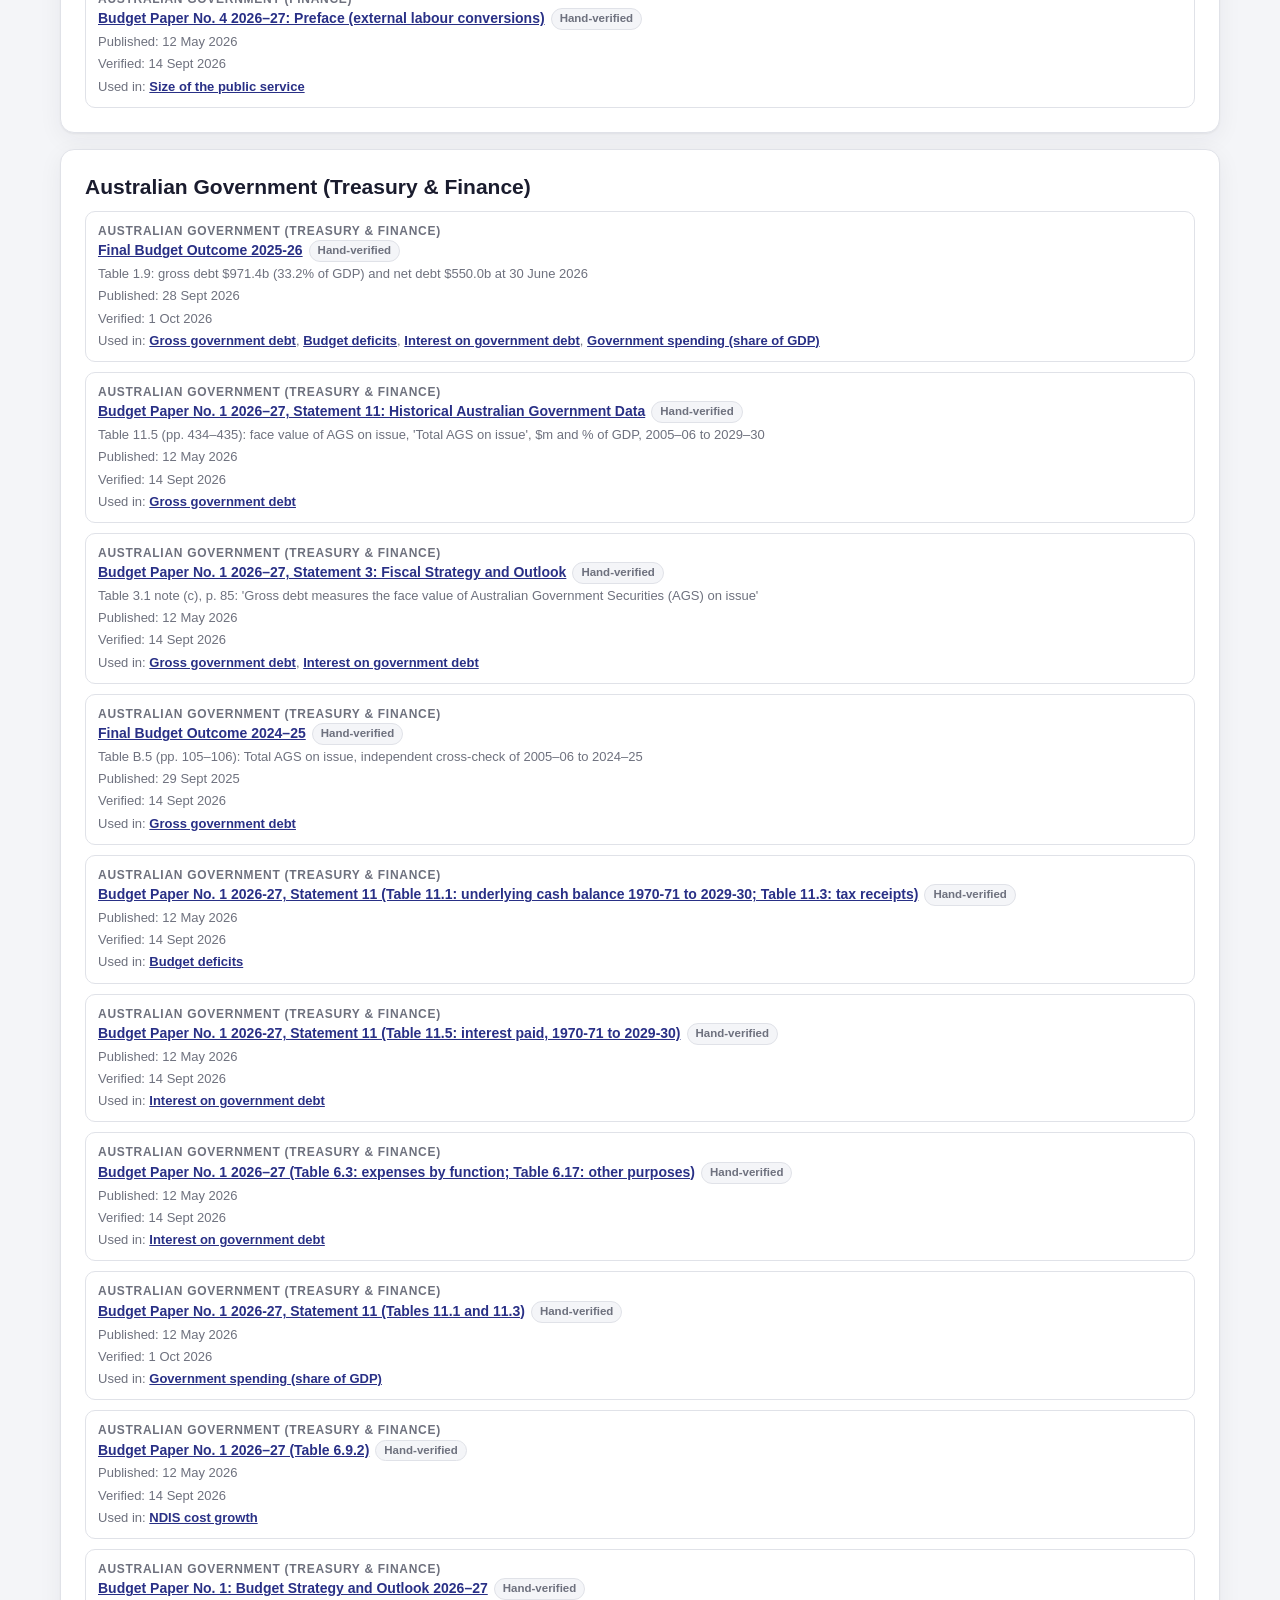
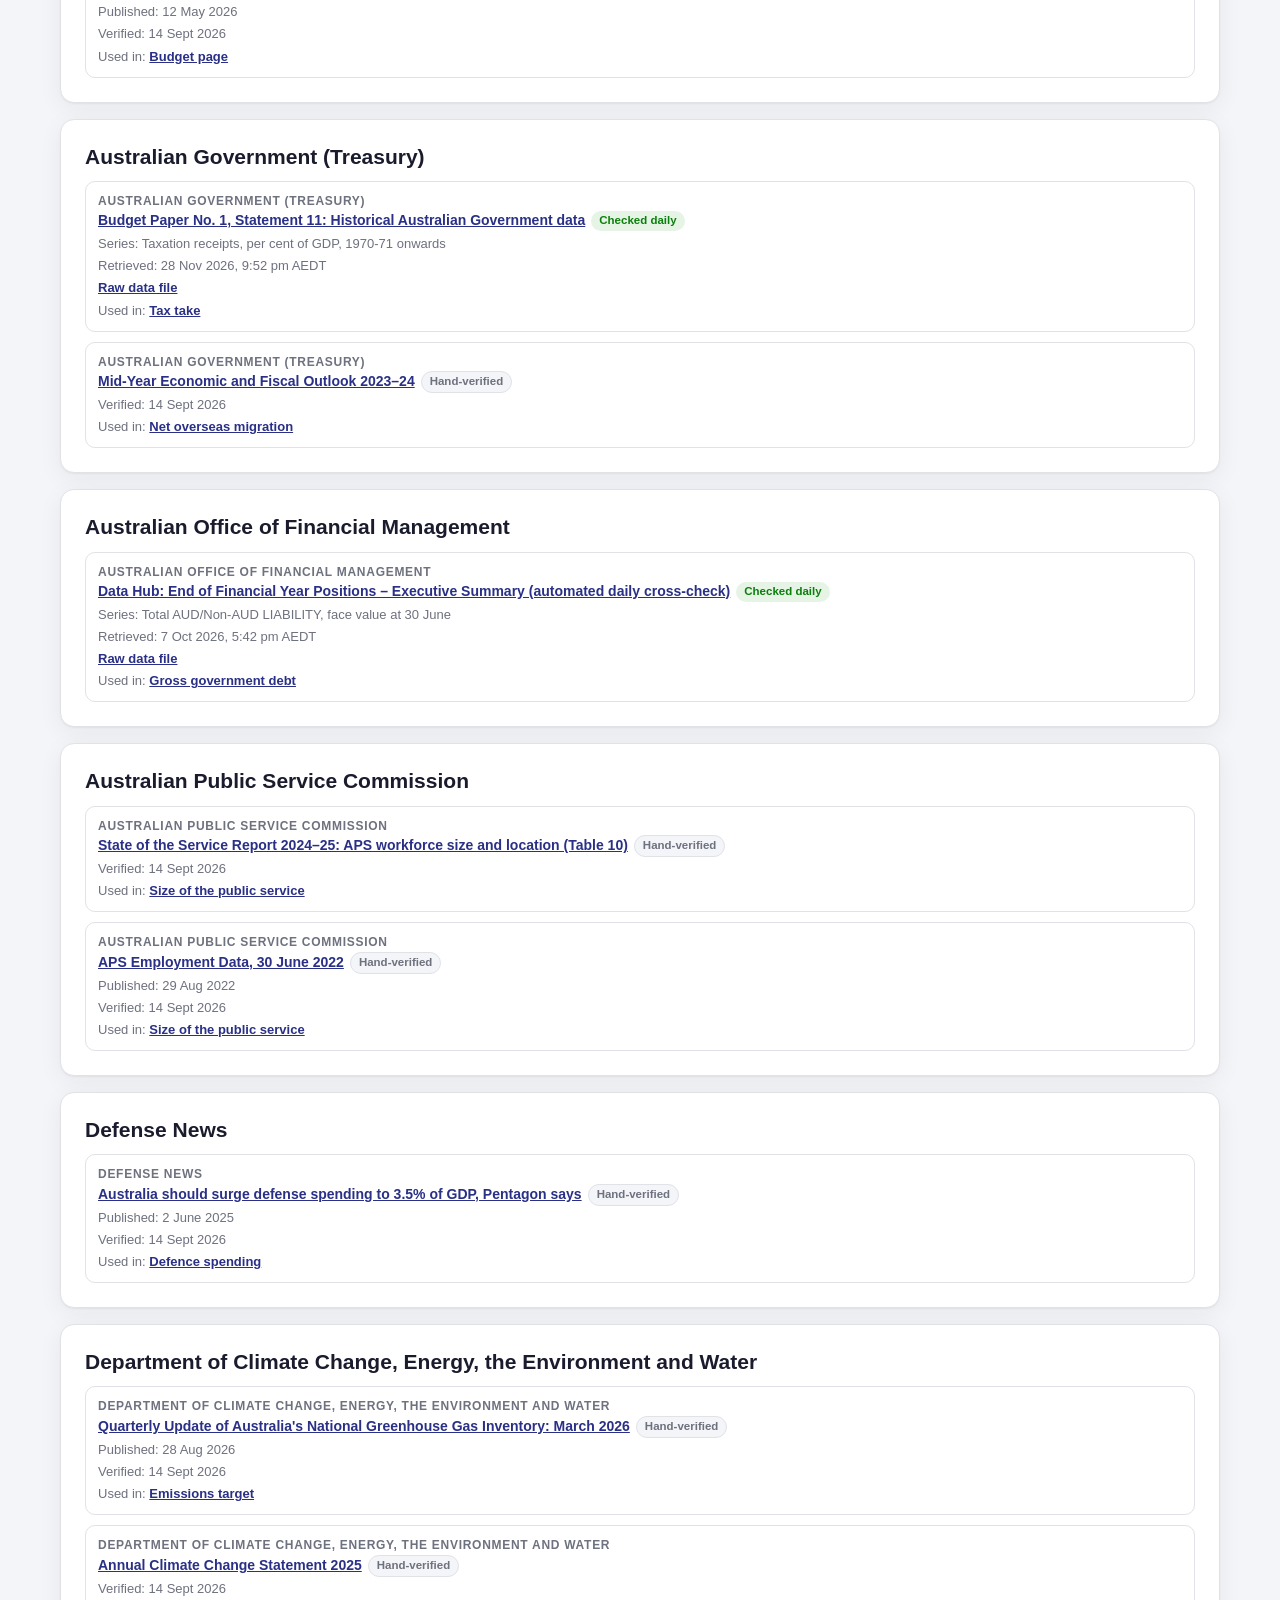
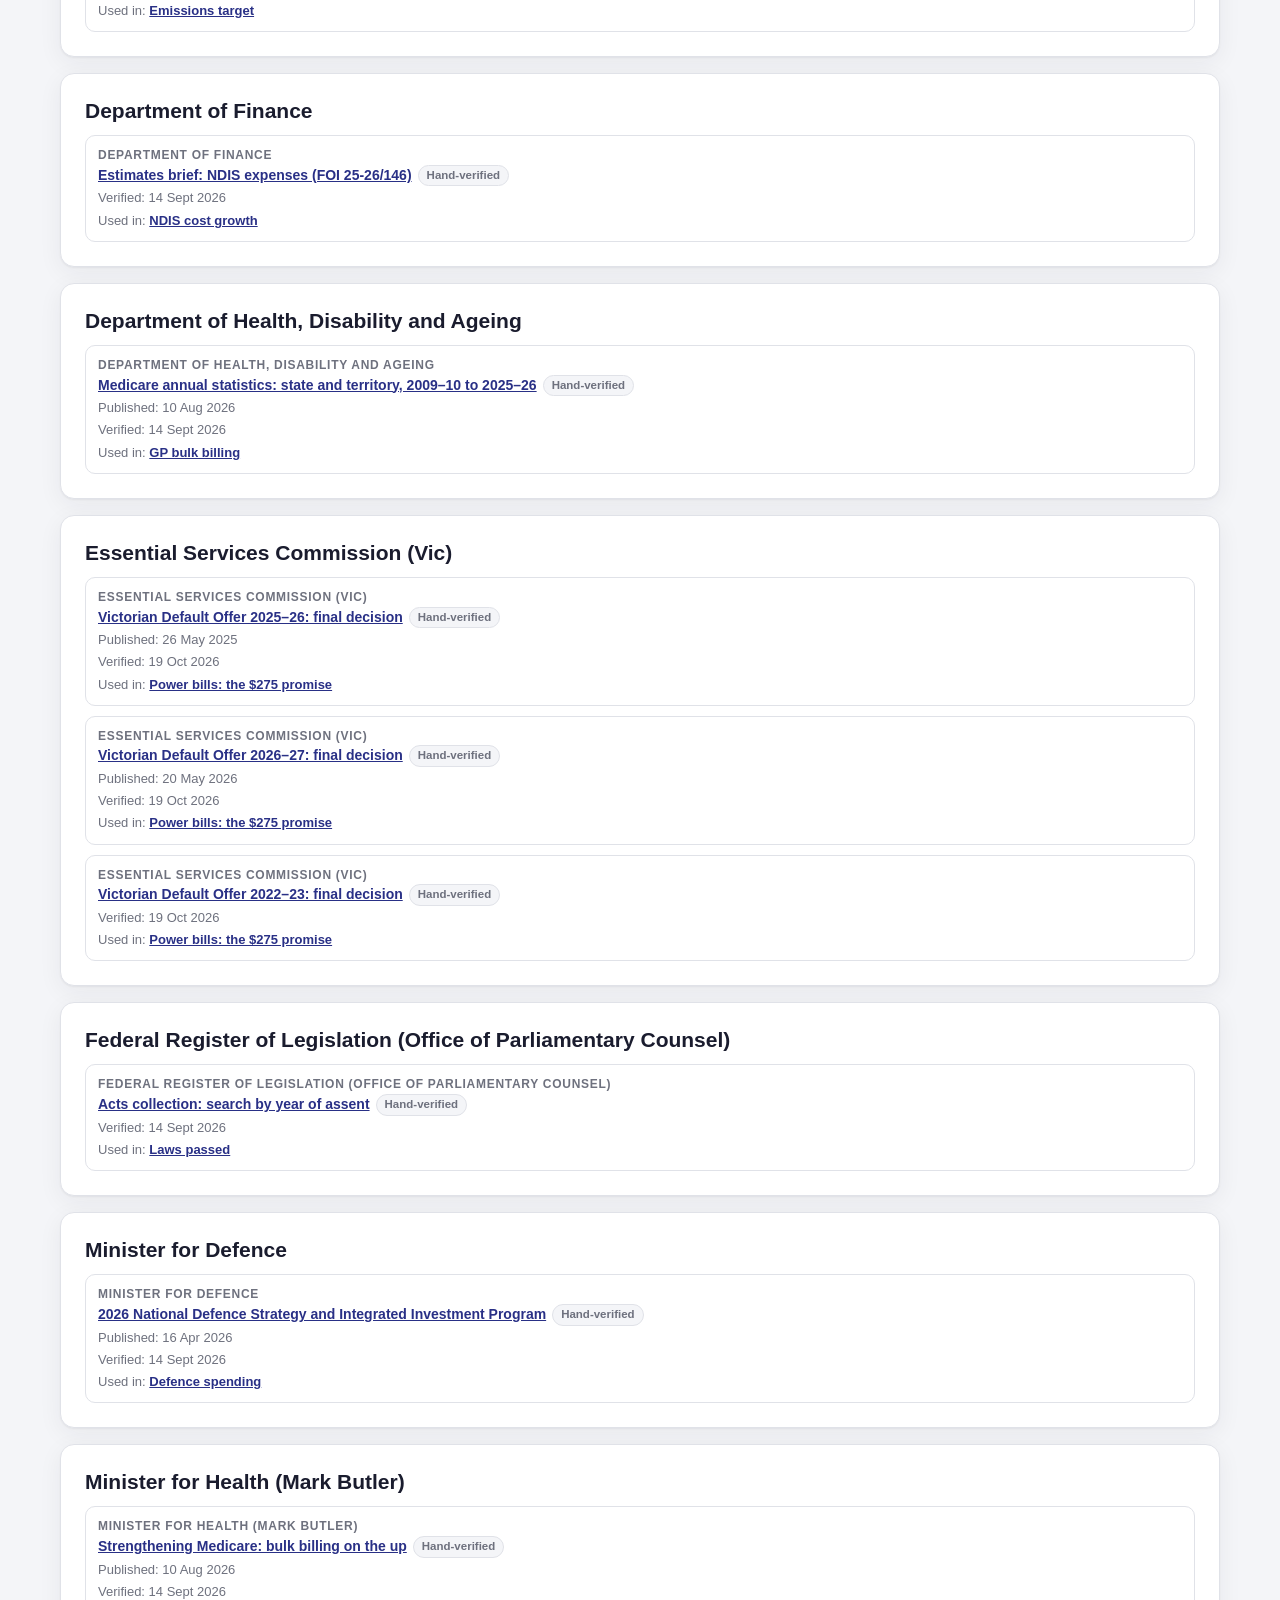
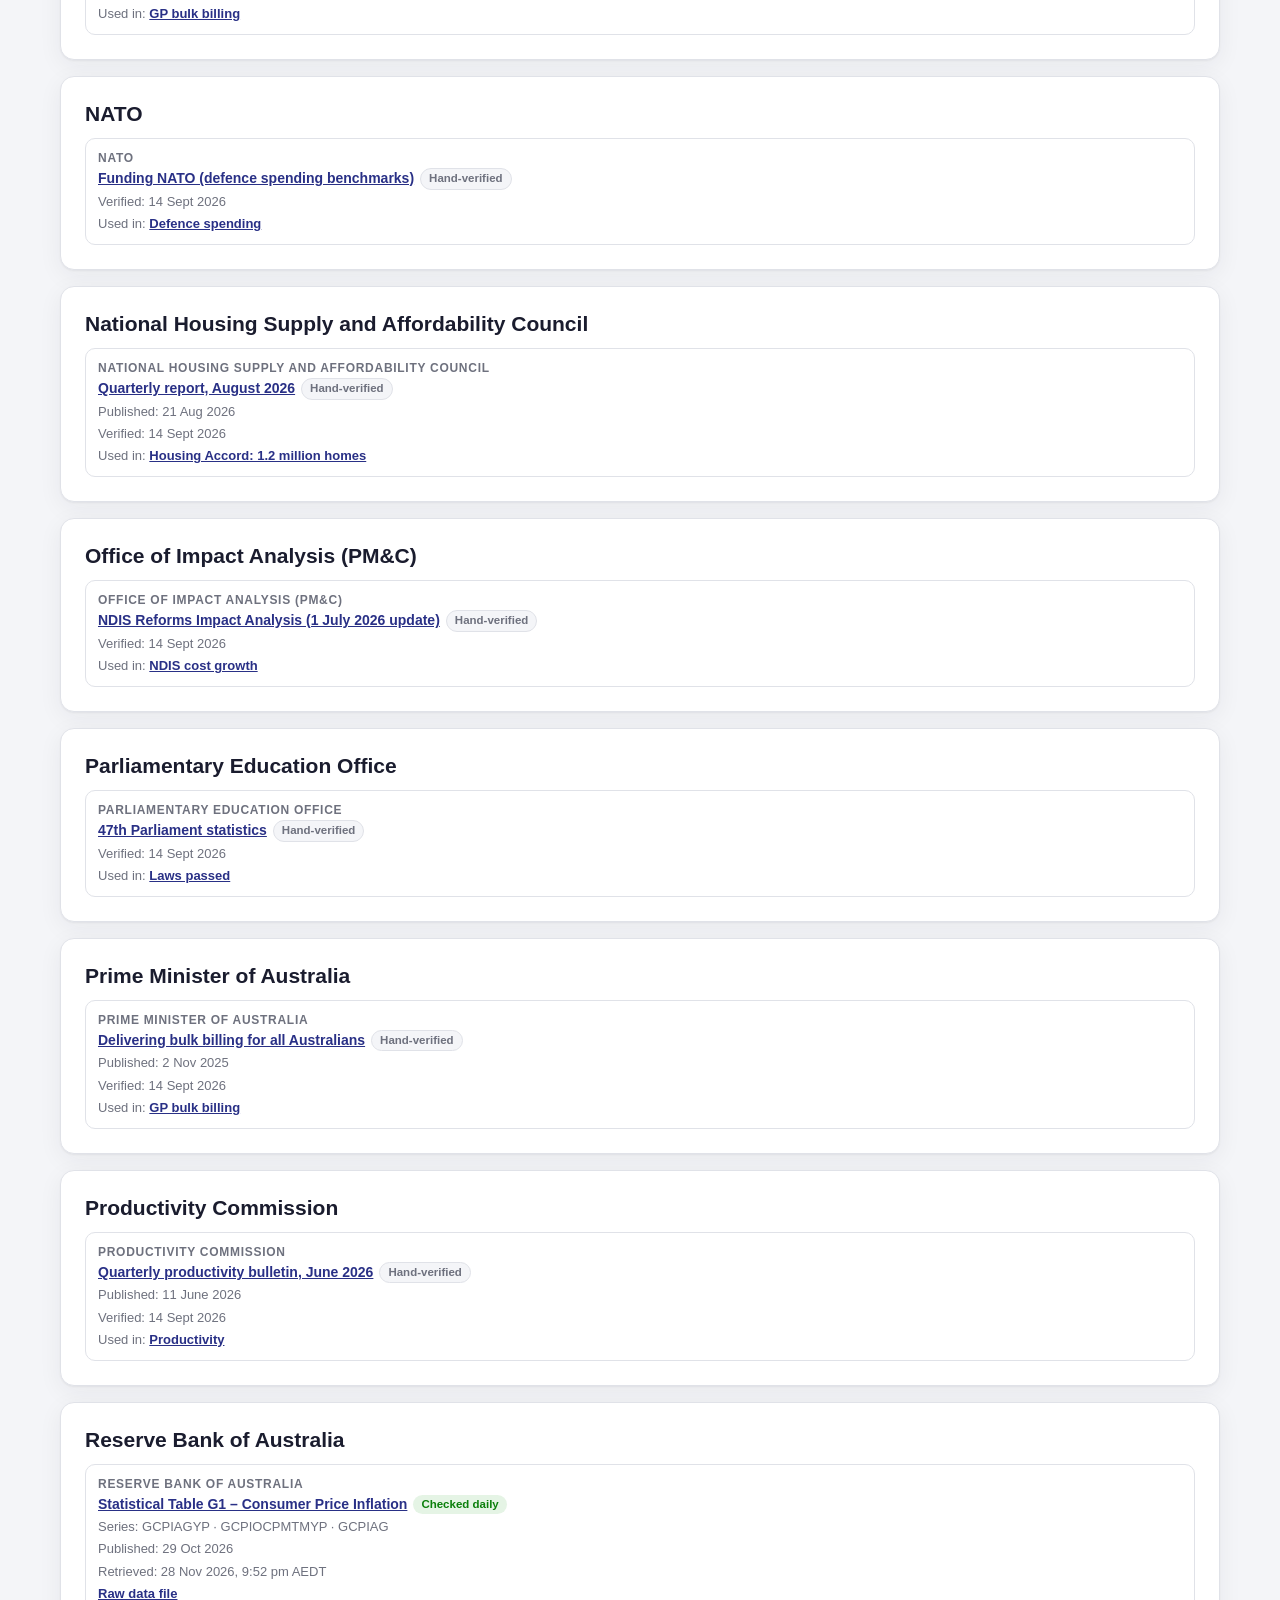
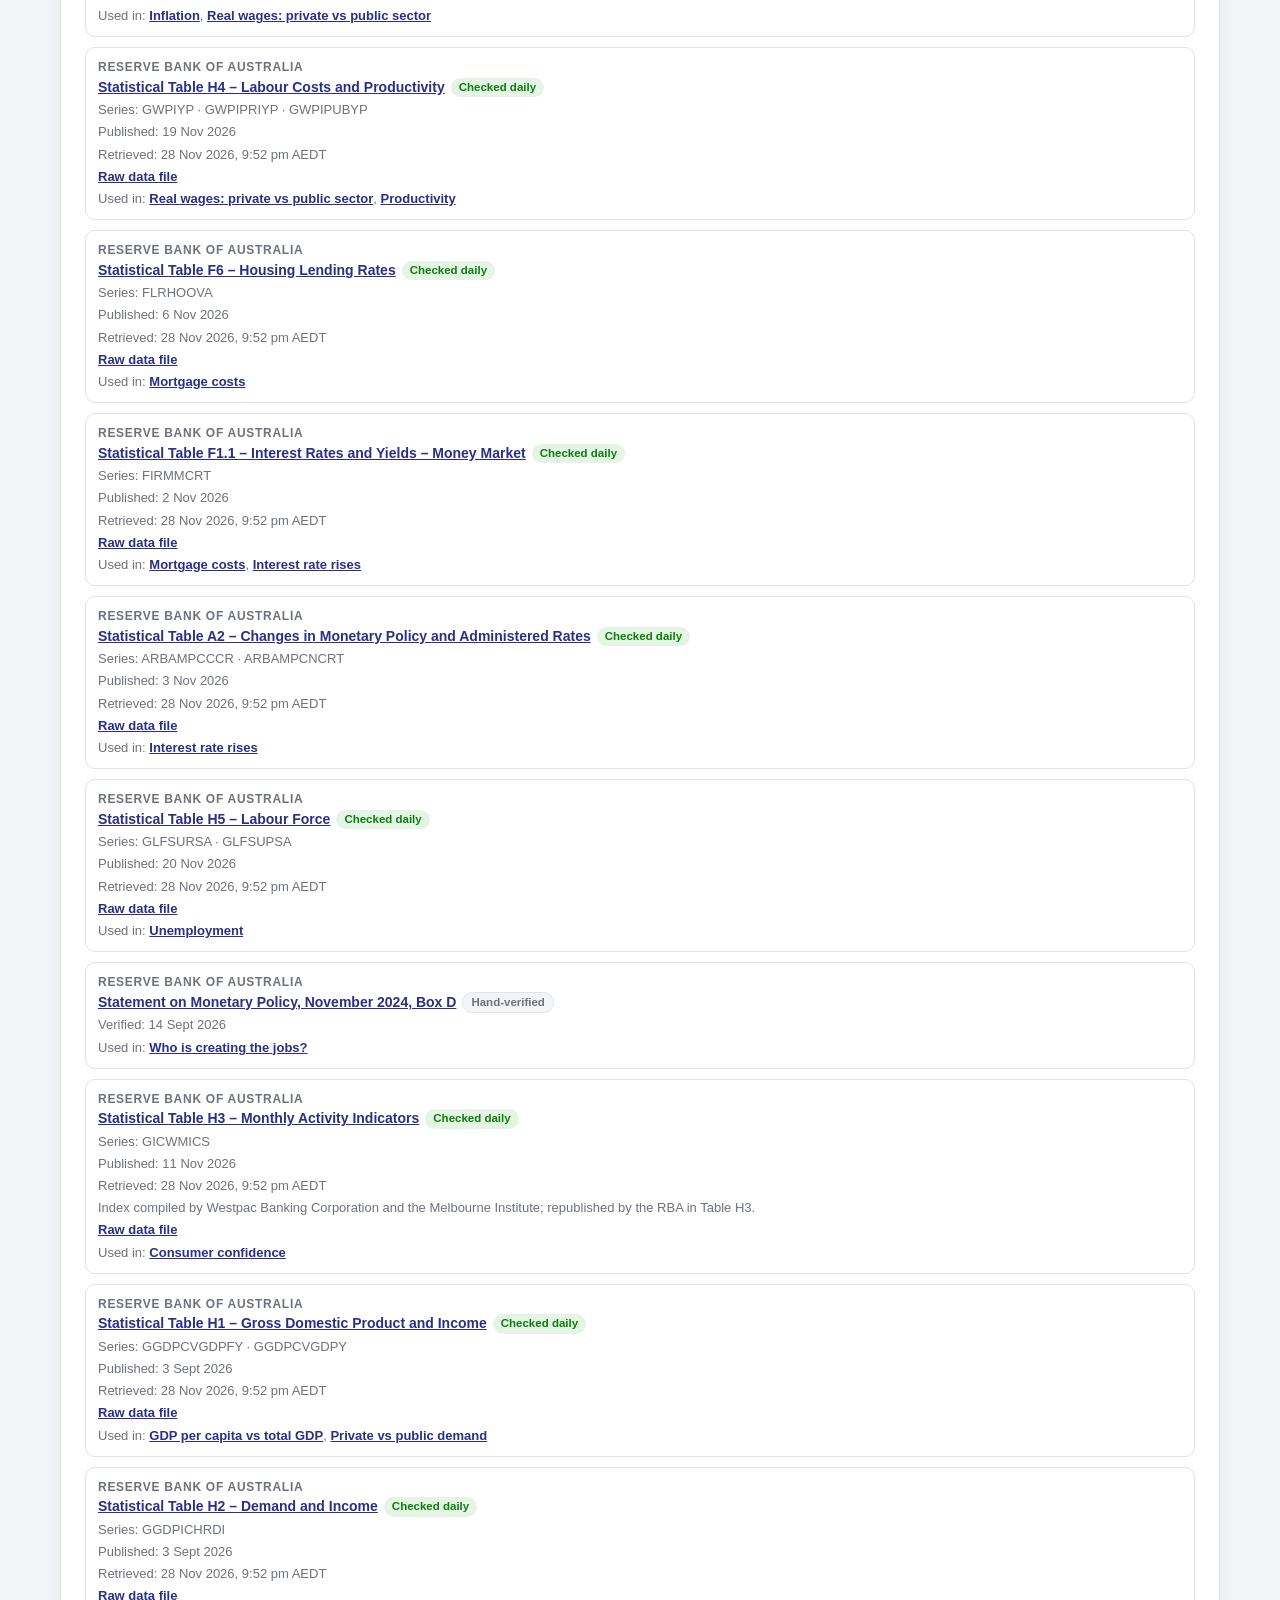
<file: sources.html>
<!doctype html>
<html lang="en-AU">
<head>
  <meta charset="utf-8">
  <meta name="viewport" content="width=device-width, initial-scale=1">
  <script>(function(d){d.className+=" js";var t;try{t=localStorage.getItem("scorecard_theme")}catch(e){}if(t!=="dark"&&t!=="light")t=matchMedia("(prefers-color-scheme: dark)").matches?"dark":"light";d.setAttribute("data-theme",t)})(document.documentElement)</script>
  <title>Sources &amp; daily checks | The Scorecard</title>
  <meta name="description" content="Every source behind The Scorecard, how each figure is calculated, and the public log of automated daily data checks.">
  <link rel="icon" type="image/svg+xml" href="assets/favicon.svg">
  <link rel="stylesheet" href="assets/styles.css?v=20260918p">
</head>
<body>
  <a class="skip-link" href="#content">Skip to content</a>
  <header class="site-header">
    <div class="wrap">
      <a class="brand" href="index.html">
        <svg class="brand-mark" viewBox="0 0 36 36" fill="none" aria-hidden="true">
          <rect width="36" height="36" rx="9" fill="#293086"/>
          <rect x="9" y="20" width="4.5" height="7" rx="1.5" fill="#fff"/>
          <rect x="15.75" y="15" width="4.5" height="12" rx="1.5" fill="#fff"/>
          <rect x="22.5" y="9" width="4.5" height="18" rx="1.5" fill="#fff"/>
        </svg>
        <span class="brand-name">The Scorecard<small>Government performance</small></span>
      </a>
      <nav class="nav" aria-label="Main">
        <a href="index.html">Scorecard</a>
        <a href="budget.html">Budget</a>
        <a href="laws.html">Laws</a>
        <a href="controversies.html">Controversies</a>
        <a href="categories.html">Categories</a>
        <a href="sources.html" aria-current="page">Sources &amp; checks</a>
        <a href="subscribe.html">Subscribe</a>
      </nav>
    </div>
  </header>

  <section class="page-hero" id="content" tabindex="-1">
    <div class="wrap">
      <p class="eyebrow">Don't take our word for it</p>
      <h1>Every number, every source.</h1>
      <p>We don't make up numbers. Every figure on this site comes from an official publication you can open yourself, and our systems re-check the data every day.</p>
    </div>
  </section>

  <main class="wrap section">
    <div class="prose">
      <h2>How the data is verified</h2>
      <p>Most figures come straight from the machine-readable data services of the <b>Australian Bureau of Statistics</b> and the <b>Reserve Bank of Australia</b>. Nobody types them in. Every day an automated process:</p>
      <ol>
        <li><b>Downloads</b> the latest official data files directly from the ABS and RBA.</li>
        <li><b>Recalculates</b> every figure, benchmark and rating from that raw data.</li>
        <li><b>Cross-checks</b> key numbers against a second independent official source. For example, RBA and ABS inflation must agree, and the unemployment rate must match in both. If they don't agree, the figure isn't published.</li>
        <li><b>Range-checks</b> every value, so a corrupted download can't produce an impossible number.</li>
        <li><b>Checks freshness</b>, flagging any source that has stopped updating.</li>
        <li><b>Tests every source link</b> cited on the site.</li>
      </ol>
      <p>If a check fails, the site keeps showing the last verified figure with a clear "under review" notice. It never shows a number it couldn't confirm.</p>
      <p>Some figures, such as Budget papers, energy regulator decisions and public service headcounts, aren't published as data feeds. These are marked <span class="src-tag hand">Hand-verified</span> and show the date they were checked against the original document. Each one has a re-check date tied to the source's next release, and the daily process flags any that are overdue.</p>
      <h2>How ratings work</h2>
      <p>Each measure is rated <b>On track</b>, <b>Watch</b> or <b>Off track</b> against a benchmark stated on the card: the government's own target or promise, the Reserve Bank's target, the long-run average, or where things stood when the government took office in May 2022. The exact rule for each rating is published under every measure. Measures where more or less isn't clearly better are marked <b>Context</b> and not rated. We also show results that reflect well on the government.</p>
      <h2 id="report-error">Report an error</h2>
      <p>If you believe a figure is wrong, tell us which measure and what you think is wrong. It will be checked against the official source and any error corrected promptly.</p>
      <form class="card report-form" id="report-form" data-send>
        <label class="field">
          <span>Which measure?</span>
          <select id="report-measure" name="measure" required>
            <option value="">Choose a measure&hellip;</option>
          </select>
        </label>
        <label class="field">
          <span>What's wrong?</span>
          <textarea id="report-detail" name="detail" required placeholder="e.g. The latest figure should be 3.4%, not 3.5%"></textarea>
        </label>
        <label class="field">
          <span>Source you're relying on <span class="hint" style="display:inline">(optional)</span></span>
          <input type="text" id="report-source" name="source" placeholder="A link or the name of the publication">
        </label>
        <label class="field">
          <span>Your email <span class="hint" style="display:inline">(optional, if you'd like a reply)</span></span>
          <input type="email" id="report-email" name="email" autocomplete="email" placeholder="you@example.com">
        </label>
        <div class="form-actions">
          <button type="submit" class="btn btn-red">Send report</button>
          <span class="form-success" id="report-success" role="status" aria-live="polite"></span>
        </div>
      </form>
    </div>

    <section class="prose" aria-labelledby="faq">
      <h2 id="faq" style="margin-top:44px">Frequently asked questions</h2>
      <div class="faq">
        <details id="faq-sources">
          <summary>Where do the numbers come from?</summary>
          <div class="faq-body">
            <p>From official publications: mainly the Australian Bureau of Statistics and the Reserve Bank of Australia, plus Treasury's Budget papers and other government agencies for figures that aren't published as data feeds. Every card lists its sources under "Where does this data come from?", and every source is listed further down this page.</p>
          </div>
        </details>
        <details id="faq-updates">
          <summary>How often is the data updated?</summary>
          <div class="faq-body">
            <p>An automated process runs every day in the early afternoon, Sydney time, after the ABS's 11:30am release window. It downloads the latest official files, recalculates every figure and rating, and runs the checks listed above. Each card shows when it was last checked.</p>
            <p>A figure only changes when the agency publishes new data, so many figures stay the same for weeks or months at a time.</p>
          </div>
        </details>
        <details id="faq-ratings">
          <summary>How is each measure rated?</summary>
          <div class="faq-body">
            <p>Against a benchmark stated on the card: a government target or promise, the Reserve Bank's target, a long-run average, or where things stood in May 2022. The exact rule is published under each measure, under "How the rating is decided". Measures where more or less isn't clearly better are marked Context and not rated.</p>
          </div>
        </details>
        <details id="faq-hand">
          <summary>What does &ldquo;Hand-verified&rdquo; mean?</summary>
          <div class="faq-body">
            <p>Some figures, such as Budget papers, energy price determinations and public service headcounts, aren't released as machine-readable data. They are checked by a person against the original document and show the date that happened. Each has a re-check date tied to the source's next release, and the daily process flags any that are overdue.</p>
          </div>
        </details>
        <details id="faq-fail">
          <summary>What happens if a check fails?</summary>
          <div class="faq-body">
            <p>The site keeps showing the last verified figure with an "under review" notice. It never publishes a number it couldn't confirm. The full result of the latest run is in the automated check log below.</p>
          </div>
        </details>
        <details id="faq-privacy">
          <summary>Does this site use cookies or track me?</summary>
          <div class="faq-body">
            <p>No. There are no advertising or analytics cookies and no tracking scripts. Display choices, such as light or dark theme and pinned categories, are saved only in your own browser. You can delete them at any time on the <a href="subscribe.html#your-data">Subscribe page</a>.</p>
            <p>When you send a form (an email sign-up, a suggestion or an error report), what you type is sent to the site's team by email through <a href="https://formspree.io/legal/privacy-policy">Formspree</a>, a form-handling service. It's used only to send the updates you asked for and to reply to you.</p>
            <p>Links from this site to other websites carry a short tag (<code>utm_source=the-scorecard</code>) so those publishers can see visits came from here. It identifies this site, not you.</p>
          </div>
        </details>
        <details id="faq-errors">
          <summary>I think a figure is wrong. What should I do?</summary>
          <div class="faq-body">
            <p>Use the <a href="#report-error">report an error form</a>: tell us which measure is wrong and the source you're relying on. It will be checked against the official source and any error corrected promptly. Every card also has a &ldquo;Report an error&rdquo; link. You can also <a href="subscribe.html#suggest">suggest a new measure</a>.</p>
          </div>
        </details>
        <details id="faq-reuse">
          <summary>Can I reuse these figures?</summary>
          <div class="faq-body">
            <p>ABS and RBA data are published under Creative Commons Attribution 4.0, so you can reuse them with attribution to the original agency. Use the "Copy citation" button on any card for a ready-made reference that names the source and links back to it.</p>
          </div>
        </details>
      </div>
    </section>

    <h2 id="log" style="margin-top:44px">Latest automated check</h2>
    <div class="log-summary" id="log-summary"></div>
    <div class="log-filter" role="group" aria-label="Filter checks">
      <button class="btn btn-ghost" data-f="all" type="button">All</button>
      <button class="btn btn-ghost" data-f="fail" type="button">Failed</button>
      <button class="btn btn-ghost" data-f="warn" type="button">Warnings</button>
      <button class="btn btn-ghost" data-f="pass" type="button">Passed</button>
    </div>
    <div class="table-scroll" style="max-height:520px">
      <table class="log-table"><thead><tr><th>Result</th><th>Measure</th><th>Check</th><th>Detail</th></tr></thead><tbody id="log-body"></tbody></table>
    </div>

    <h2 style="margin-top:44px">All sources</h2>
    <p style="color:var(--body-grey)">Grouped by publisher. Each links to the original publication.</p>
    <div id="all-sources"></div>
  </main>

  <footer class="site-footer">
    <div class="wrap">
      <svg class="brand-mark" viewBox="0 0 36 36" fill="none" aria-hidden="true">
        <rect x="1" y="1" width="34" height="34" rx="9" stroke="#fff" stroke-opacity=".4" stroke-width="1.5"/>
        <rect x="9" y="20" width="4.5" height="7" rx="1.5" fill="#fff"/>
        <rect x="15.75" y="15" width="4.5" height="12" rx="1.5" fill="#fff"/>
        <rect x="22.5" y="9" width="4.5" height="18" rx="1.5" fill="#fff"/>
      </svg>
      <div>
        <p>ABS and RBA material is used under Creative Commons Attribution 4.0 International. Ratings and commentary are this site's independent assessment.</p>
      </div>
    </div>
  </footer>

  <script src="assets/config.js?v=20260918p"></script>
  <script src="data/metrics.js?v=20260918p"></script>
  <script src="data/verification.js?v=20260918p"></script>
  <script src="assets/charts.js?v=20260918p"></script>
  <script src="assets/app.js?v=20260918p"></script>
  <script>
  (function () {
    const { h } = window.Charts;
    const V = window.VERIFICATION && window.VERIFICATION.latest;
    const D = window.SCORECARD;
    // report-an-error form: sent via window.Site.send (Formspree); a copy is kept in this browser (see Subscribe › Your saved data)
    const form = document.getElementById("report-form");
    const pick = document.getElementById("report-measure");
    D.sections.forEach((sec) => {
      const group = document.createElement("optgroup");
      group.label = sec.title;
      D.metrics.filter((m) => m.section === sec.id).forEach((m) => group.appendChild(new Option(m.title, m.id)));
      pick.appendChild(group);
    });
    pick.appendChild(new Option("Something else on the site", "other"));
    const wanted = new URLSearchParams(location.search).get("measure");
    if (wanted && D.metrics.some((m) => m.id === wanted)) pick.value = wanted;
    form.addEventListener("submit", async (e) => {
      e.preventDefault();
      const val = (id) => document.getElementById(id).value.trim();
      const done = document.getElementById("report-success");
      const btn = form.querySelector('button[type="submit"]');
      const measure = pick.options[pick.selectedIndex].text;
      window.Site.busy(btn, true);
      const res = await window.Site.send("Error report", { measure, what_is_wrong: val("report-detail"), source: val("report-source"), email: val("report-email") }, form);
      window.Site.busy(btn, false);
      done.classList.toggle("is-error", !res.ok);
      done.classList.add("show");
      if (!res.ok) { done.textContent = res.error; return; }
      let reports = [];
      try { reports = JSON.parse(localStorage.getItem("scorecard_corrections")) || []; } catch (err) { reports = []; }
      reports.push({ measure: pick.value, detail: val("report-detail"), source: val("report-source"), email: val("report-email"), createdAt: new Date().toISOString() });
      try { localStorage.setItem("scorecard_corrections", JSON.stringify(reports)); } catch (err) { /* storage blocked */ }
      form.reset();
      done.textContent = "Thanks \u2014 your report has been sent. We'll check it against the official source.";
    });
    if (V) {
      const sum = document.getElementById("log-summary");
      [[V.checks_passed, "checks passed"], [V.checks_warn, "warnings"], [V.checks_failed, "failed"], [window.Scorecard.fmtStamp(V.generated_at), "last run"]].forEach(([v, l]) => {
        const s = h("div", "stat"); s.append(h("div", "v", String(v)), h("div", "l", l)); sum.appendChild(s);
      });
      const body = document.getElementById("log-body");
      const label = { pass: "Passed", warn: "Warning", fail: "Failed" };
      const titles = Object.fromEntries(D.metrics.map((m) => [m.id, m.title]));
      function draw(f) {
        body.replaceChildren();
        V.checks.filter((c) => f === "all" || c.status === f).forEach((c) => {
          const tr = h("tr");
          const td = h("td"); td.appendChild(window.Scorecard.statusPill({ pass: "pass", warn: "warn", fail: "fail" }[c.status]));
          td.firstChild.lastChild.textContent = label[c.status];
          tr.append(td, h("td", null, titles[c.metric] || c.metric), h("td", null, c.check), h("td", null, c.detail));
          body.appendChild(tr);
        });
      }
      document.querySelectorAll("[data-f]").forEach((b) => b.addEventListener("click", () => draw(b.dataset.f)));
      draw(V.checks_failed ? "fail" : "all");
    }
    // all sources, deduplicated by URL, grouped by publisher
    const byUrl = new Map();
    D.metrics.forEach((m) => m.sources.forEach((s) => {
      const k = s.url + "|" + s.title;
      if (!byUrl.has(k)) byUrl.set(k, { ...s, used: [] });
      byUrl.get(k).used.push(m);
    }));
    (D.budget ? D.budget.years : []).forEach((y) => {
      const k = y.url + "|" + y.document;
      if (!byUrl.has(k)) byUrl.set(k, { publisher: "Australian Government (Treasury & Finance)", title: y.document, url: y.url, published: y.published, accessed: D.budget.verified_on, used: [{ id: "", title: "Budget page", href: "budget.html" }] });
    });
    const groups = {};
    byUrl.forEach((s) => (groups[s.publisher] = groups[s.publisher] || []).push(s));
    const box = document.getElementById("all-sources");
    Object.keys(groups).sort().forEach((pub) => {
      const card = h("article", "card");
      card.style.marginBottom = "16px";
      card.appendChild(h("h3", null, pub));
      const ul = h("ul", "src-list");
      groups[pub].forEach((s) => {
        const li = window.Scorecard.sourceItem(s);
        const used = h("div", "src-meta");
        used.appendChild(document.createTextNode("Used in: "));
        s.used.forEach((m, i) => {
          const a = h("a", null, m.title);
          a.href = m.href || "index.html#" + m.id;
          used.appendChild(a);
          if (i < s.used.length - 1) used.appendChild(document.createTextNode(", "));
        });
        li.appendChild(used);
        ul.appendChild(li);
      });
      card.appendChild(ul);
      box.appendChild(card);
    });
  })();
  </script>
  <script src="assets/site.js?v=20260918p"></script>
</body>
</html>
</file>
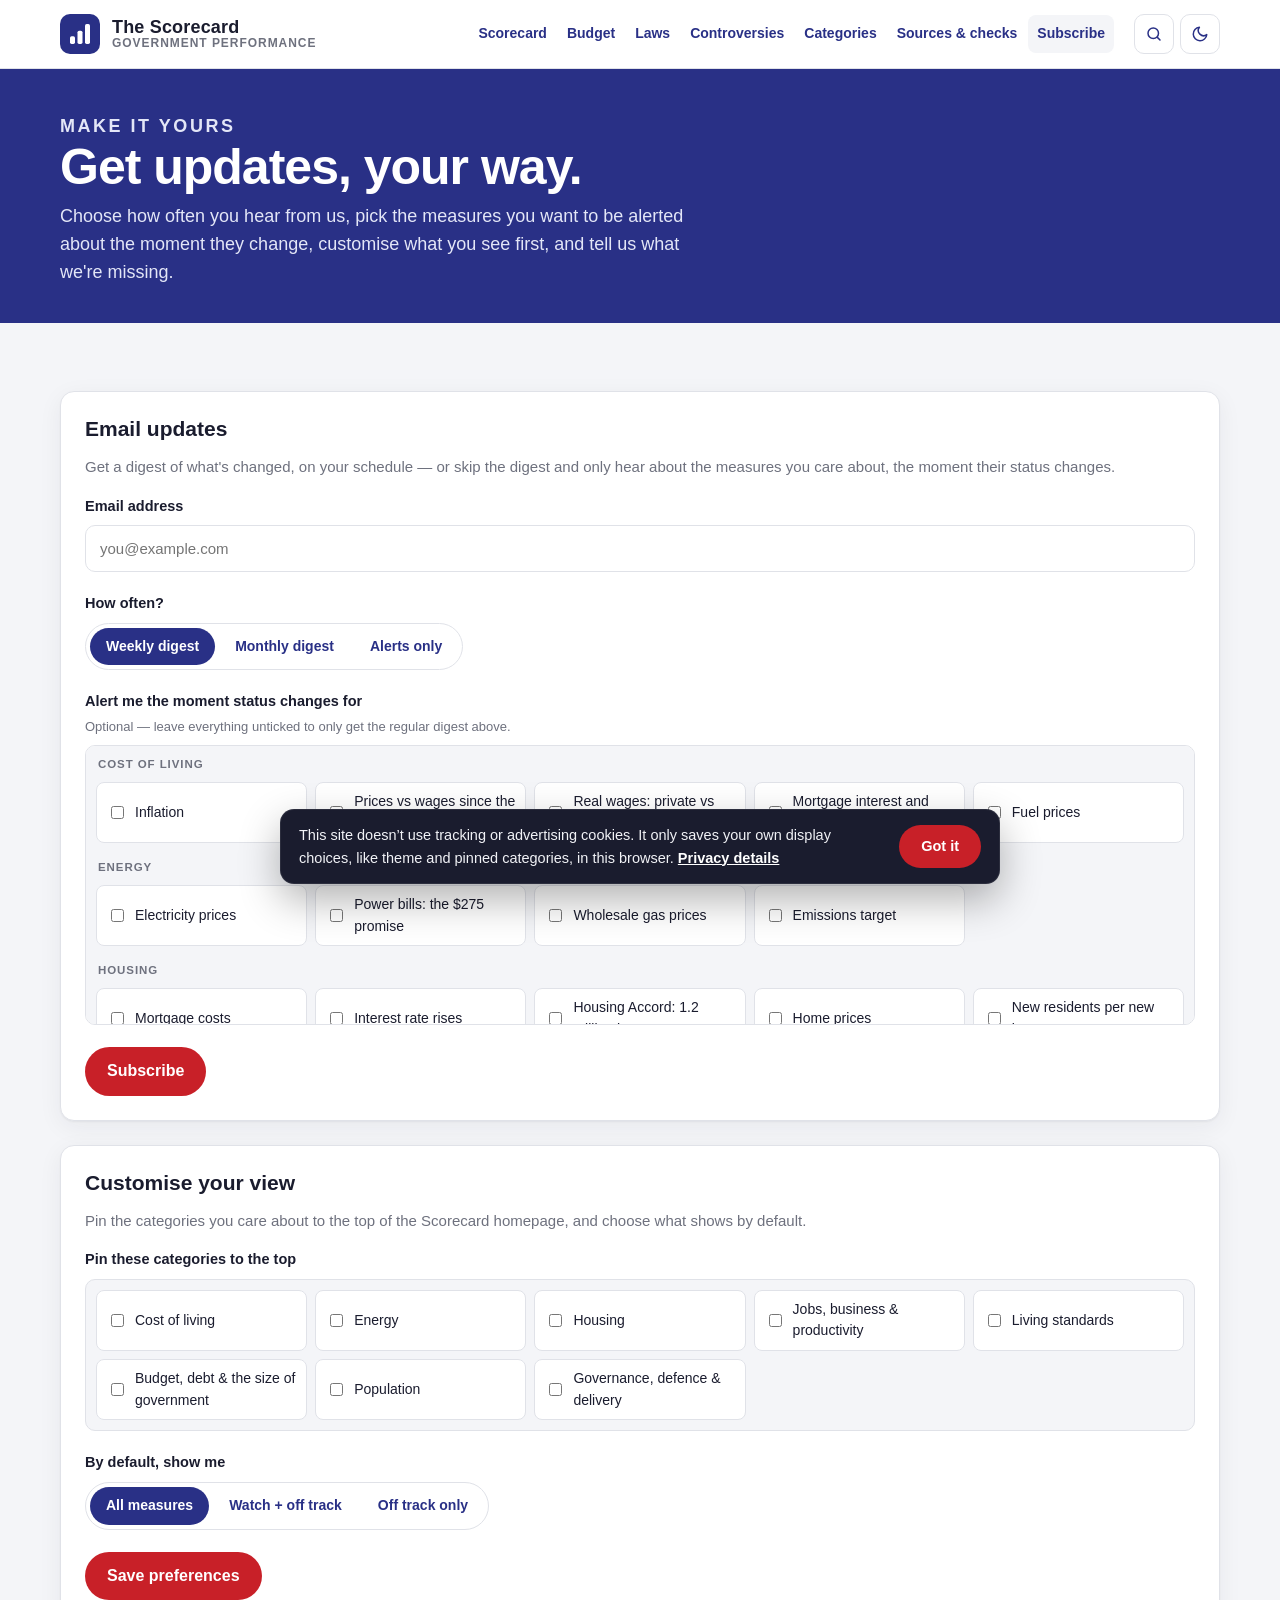
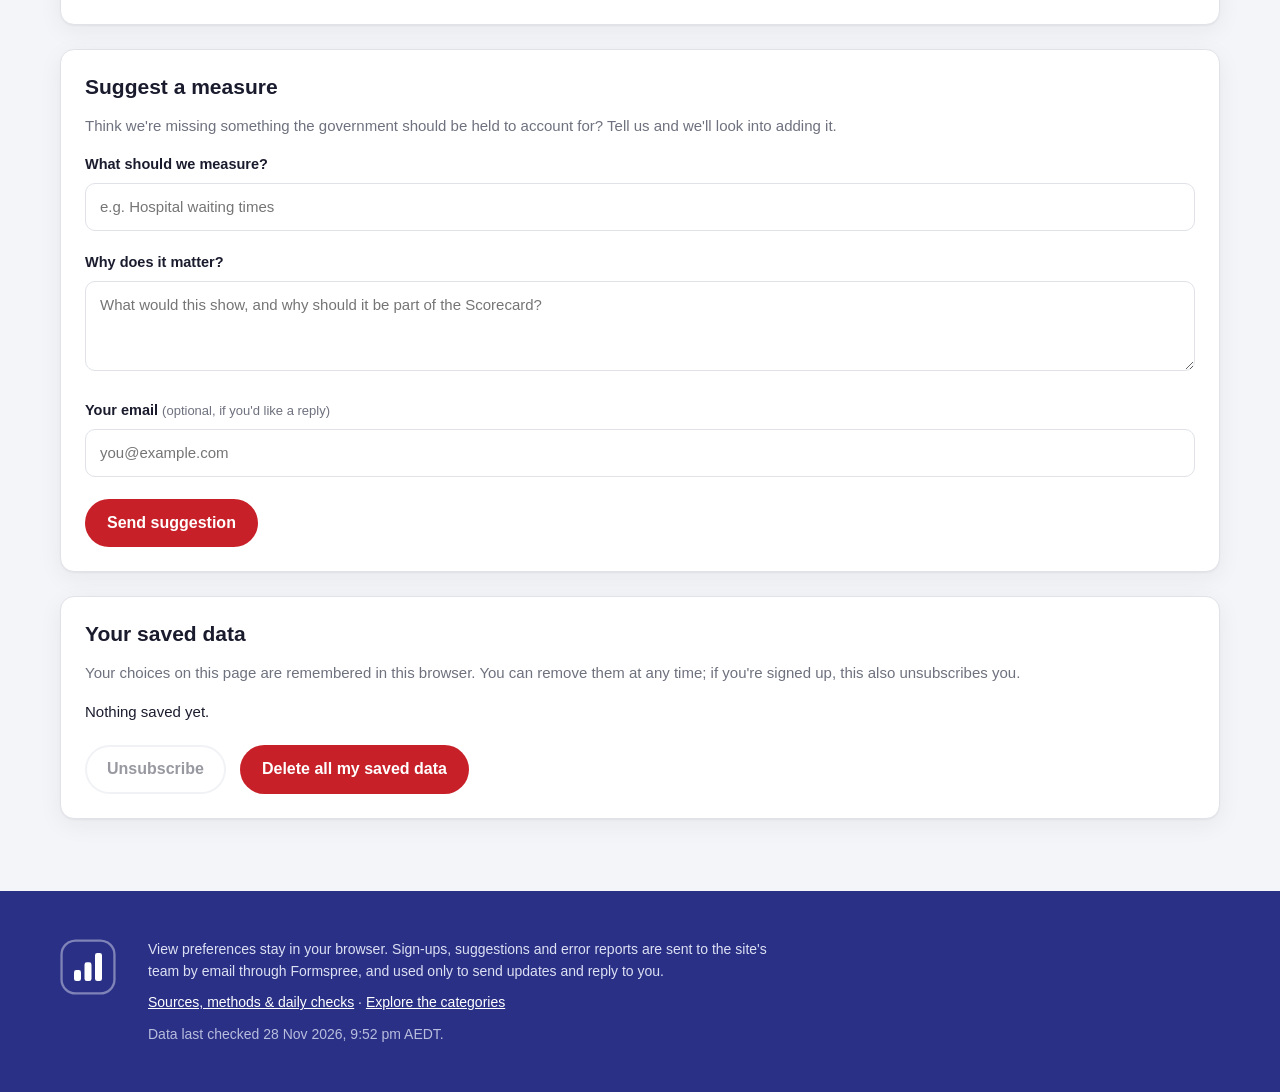
<file: subscribe.html>
<!doctype html>
<html lang="en-AU">
<head>
  <meta charset="utf-8">
  <meta name="viewport" content="width=device-width, initial-scale=1">
  <script>(function(d){d.className+=" js";var t;try{t=localStorage.getItem("scorecard_theme")}catch(e){}if(t!=="dark"&&t!=="light")t=matchMedia("(prefers-color-scheme: dark)").matches?"dark":"light";d.setAttribute("data-theme",t)})(document.documentElement)</script>
  <title>Subscribe | The Scorecard</title>
  <meta name="description" content="Get email updates from The Scorecard, choose which measures you're alerted about, customise your view, and suggest a measure we should be tracking.">
  <link rel="icon" type="image/svg+xml" href="assets/favicon.svg">
  <link rel="stylesheet" href="assets/styles.css?v=20260918p">
</head>
<body>
  <a class="skip-link" href="#content">Skip to content</a>
  <header class="site-header">
    <div class="wrap">
      <a class="brand" href="index.html">
        <svg class="brand-mark" viewBox="0 0 36 36" fill="none" aria-hidden="true">
          <rect width="36" height="36" rx="9" fill="#293086"/>
          <rect x="9" y="20" width="4.5" height="7" rx="1.5" fill="#fff"/>
          <rect x="15.75" y="15" width="4.5" height="12" rx="1.5" fill="#fff"/>
          <rect x="22.5" y="9" width="4.5" height="18" rx="1.5" fill="#fff"/>
        </svg>
        <span class="brand-name">The Scorecard<small>Government performance</small></span>
      </a>
      <nav class="nav" aria-label="Main">
        <a href="index.html">Scorecard</a>
        <a href="budget.html">Budget</a>
        <a href="laws.html">Laws</a>
        <a href="controversies.html">Controversies</a>
        <a href="categories.html">Categories</a>
        <a href="sources.html">Sources &amp; checks</a>
        <a href="subscribe.html" aria-current="page">Subscribe</a>
      </nav>
    </div>
  </header>

  <section class="page-hero" id="content" tabindex="-1">
    <div class="wrap">
      <p class="eyebrow">Make it yours</p>
      <h1>Get updates, your way.</h1>
      <p>Choose how often you hear from us, pick the measures you want to be alerted about the moment they change, customise what you see first, and tell us what we're missing.</p>
    </div>
  </section>

  <main class="wrap section">

    <div class="stack">
      <article class="card" id="updates">
        <div class="card-top"><h3>Email updates</h3></div>
        <p class="question">Get a digest of what's changed, on your schedule — or skip the digest and only hear about the measures you care about, the moment their status changes.</p>
        <form id="subscribe-form" data-send>
          <div class="field">
            <span>Email address</span>
            <input type="email" id="sub-email" name="email" placeholder="you@example.com" required>
          </div>
          <div class="field">
            <span>How often?</span>
            <div class="toggle" role="group" aria-label="Email frequency" id="freq-toggle"></div>
            <input type="hidden" id="freq-value" value="weekly">
          </div>
          <div class="field">
            <span>Alert me the moment status changes for</span>
            <span class="hint" style="margin:-4px 0 8px">Optional — leave everything unticked to only get the regular digest above.</span>
            <div class="checkbox-grid" id="alert-metrics"></div>
          </div>
          <div class="form-actions">
            <button type="submit" class="btn btn-red">Subscribe</button>
            <span class="form-success" id="subscribe-success" role="status" aria-live="polite"></span>
          </div>
        </form>
      </article>

      <article class="card" id="customise">
        <div class="card-top"><h3>Customise your view</h3></div>
        <p class="question">Pin the categories you care about to the top of the Scorecard homepage, and choose what shows by default.</p>
        <form id="customise-form">
          <div class="field">
            <span>Pin these categories to the top</span>
            <div class="checkbox-grid" id="pin-categories"></div>
          </div>
          <div class="field">
            <span>By default, show me</span>
            <div class="toggle" role="group" aria-label="Default filter" id="filter-toggle"></div>
            <input type="hidden" id="filter-value" value="all">
          </div>
          <div class="form-actions">
            <button type="submit" class="btn btn-red">Save preferences</button>
            <span class="form-success" id="customise-success" role="status" aria-live="polite"></span>
          </div>
        </form>
      </article>

      <article class="card" id="suggest">
        <div class="card-top"><h3>Suggest a measure</h3></div>
        <p class="question">Think we're missing something the government should be held to account for? Tell us and we'll look into adding it.</p>
        <form id="suggest-form" data-send>
          <div class="field">
            <span>What should we measure?</span>
            <input type="text" id="suggest-topic" name="topic" placeholder="e.g. Hospital waiting times" required>
          </div>
          <div class="field">
            <span>Why does it matter?</span>
            <textarea id="suggest-why" name="why" placeholder="What would this show, and why should it be part of the Scorecard?" required></textarea>
          </div>
          <div class="field">
            <span>Your email <span class="hint" style="display:inline">(optional, if you'd like a reply)</span></span>
            <input type="email" id="suggest-email" name="email" placeholder="you@example.com">
          </div>
          <div class="form-actions">
            <button type="submit" class="btn btn-red">Send suggestion</button>
            <span class="form-success" id="suggest-success" role="status" aria-live="polite"></span>
          </div>
        </form>
      </article>

      <article class="card" id="your-data">
        <div class="card-top"><h3>Your saved data</h3></div>
        <p class="question">Your choices on this page are remembered in this browser. You can remove them at any time; if you're signed up, this also unsubscribes you.</p>
        <p class="data-summary" id="data-summary">Nothing saved yet.</p>
        <div class="form-actions">
          <button type="button" class="btn btn-secondary" id="unsubscribe-btn">Unsubscribe</button>
          <button type="button" class="btn btn-red" id="clear-data-btn">Delete all my saved data</button>
          <span class="form-success" id="data-success" role="status" aria-live="polite"></span>
        </div>
      </article>
    </div>
  </main>

  <footer class="site-footer">
    <div class="wrap">
      <svg class="brand-mark" viewBox="0 0 36 36" fill="none" aria-hidden="true">
        <rect x="1" y="1" width="34" height="34" rx="9" stroke="#fff" stroke-opacity=".4" stroke-width="1.5"/>
        <rect x="9" y="20" width="4.5" height="7" rx="1.5" fill="#fff"/>
        <rect x="15.75" y="15" width="4.5" height="12" rx="1.5" fill="#fff"/>
        <rect x="22.5" y="9" width="4.5" height="18" rx="1.5" fill="#fff"/>
      </svg>
      <div>
        <p>View preferences stay in your browser. Sign-ups, suggestions and error reports are sent to the site's team by email through Formspree, and used only to send updates and reply to you.</p>
        <p><a href="sources.html">Sources, methods &amp; daily checks</a> · <a href="categories.html">Explore the categories</a></p>
      </div>
    </div>
  </footer>

  <script src="assets/config.js?v=20260918p"></script>
  <script src="data/metrics.js?v=20260918p"></script>
  <script src="assets/charts.js?v=20260918p"></script>
  <script src="assets/subscribe.js?v=20260918p"></script>
  <script src="assets/site.js?v=20260918p"></script>
</body>
</html>
</file>
<file: assets/styles.css>
/* The Scorecard: styles */
:root {
  --brand-blue: #293086;
  --brand-red: #C82028;
  --ink: #1A1C2E;
  --body-grey: #6E717E;
  --muted: #9699A5;
  --panel: #F4F5F8;
  --rule: #E0E2E8;
  --white: #FFFFFF;
  /* chart roles (validated for colour-vision deficiency on white) */
  --series-primary: #3f4bc0;
  --series-accent: #C82028;
  --series-muted: #A9ADBA;
  --grid: #E6E8EE;
  /* status (always paired with icon + label) */
  --off: #C82028;  --off-tint: #FBE9EA;
  --watch: #B77800; --watch-tint: #FFF4D9;
  --on: #0B7F0B;   --on-tint: #E5F4E5;
  --radius: 14px;
  --font: "Canva Sans", Aptos, "Segoe UI", Arial, Helvetica, sans-serif;
  --shadow: 0 1px 2px rgba(26, 28, 46, .05), 0 6px 24px rgba(26, 28, 46, .06);
  /* --white stays white (text on brand surfaces); --surface is the card/panel colour that flips with the theme */
  --surface: #FFFFFF;
  --link: #293086;
  --pressed-bg: #293086;
  --pressed-ink: #FFFFFF;
  --info-tint: #ECEEF8;
  --watch-ink: #7A5000;
  --stale-ink: #5C3C00;
  --promise-bg: #FFF7F7;
  --zero-line: #C9CCD6;
  --pop-bg: #1A1C2E;
  --pop-ink: #F1F2F6;
  --footer-ink: #DDE0F3;
  --axis-ink: #6E717E;
  --ref-ink: #52555F;
  --term-fill: rgba(41, 48, 134, .045);
  --term-line: #8C90B8;
  --term-ink: #4A4F8C;
  --band-fill: rgba(11, 127, 11, .09);
  --band-ink: #0B6B0B;
  --scrim: rgba(12, 15, 30, .55);
  --header-h: 68px;
  color-scheme: light;
}
:root[data-theme="dark"] {
  --brand-blue: #1C2268;
  --ink: #E8EBF5;
  --body-grey: #A6ACC2;
  --muted: #7D849F;
  --panel: #0B1020;
  --rule: #26304F;
  --surface: #131A2E;
  --link: #AAB4FF;
  --pressed-bg: #AAB4FF;
  --pressed-ink: #0B1020;
  --series-primary: #8E98FF;
  --series-accent: #FF6B72;
  --series-muted: #6A7291;
  --grid: #222B48;
  --off: #FF7A80;  --off-tint: #3A161B;
  --watch: #F2B84B; --watch-tint: #33270C;
  --on: #5FD47A;   --on-tint: #10301A;
  --info-tint: #1E2548;
  --watch-ink: #F5C86A;
  --stale-ink: #F5C86A;
  --promise-bg: #2A1519;
  --zero-line: #46507A;
  --pop-bg: #242C4A;
  --footer-ink: #C9CEEA;
  --axis-ink: #9AA1BA;
  --ref-ink: #B5BBD0;
  --term-fill: rgba(142, 152, 255, .06);
  --term-line: #5C6699;
  --term-ink: #AAB4FF;
  --band-fill: rgba(95, 212, 122, .1);
  --band-ink: #6FDB8A;
  --scrim: rgba(0, 0, 0, .65);
  --shadow: 0 1px 2px rgba(0, 0, 0, .35), 0 8px 24px rgba(0, 0, 0, .3);
  color-scheme: dark;
}

* { box-sizing: border-box; }
html { scroll-behavior: smooth; scroll-padding-top: 84px; }
body { margin: 0; font-family: var(--font); color: var(--ink); background: var(--panel); font-size: 16px; line-height: 1.55; -webkit-font-smoothing: antialiased; }
img { max-width: 100%; display: block; }
a { color: var(--link); }
.wrap { max-width: 1200px; margin: 0 auto; padding-inline: 20px; }
[hidden] { display: none !important; }   /* component display rules must never un-hide something */
.sr-only { position: absolute; width: 1px; height: 1px; overflow: hidden; clip: rect(0 0 0 0); white-space: nowrap; }
:focus-visible { outline: 3px solid var(--series-primary); outline-offset: 2px; border-radius: 4px; }

/* ---------- header ---------- */
.site-header { position: sticky; top: 0; z-index: 50; background: var(--surface); border-bottom: 1px solid var(--rule); }
.site-header .wrap { display: flex; align-items: center; gap: 20px; min-height: 68px; }
.brand { display: flex; align-items: center; gap: 12px; text-decoration: none; color: var(--ink); }
.brand-mark { flex: none; display: block; height: 40px; width: 40px; }
.brand-name { font-weight: 800; letter-spacing: .01em; line-height: 1.1; font-size: 18px; }
.brand-name small { display: block; font-weight: 600; color: var(--body-grey); font-size: 12px; letter-spacing: .08em; text-transform: uppercase; }
.nav { display: flex; gap: 2px; margin-left: auto; flex-wrap: wrap; }
.nav a { text-decoration: none; font-weight: 600; font-size: 14px; padding: 8px 9px; border-radius: 8px; color: var(--link); white-space: nowrap; transition: background .15s; }
.nav a:hover { background: var(--panel); }
.nav a[aria-current="page"] { background: var(--panel); }
.btn { display: inline-flex; align-items: center; justify-content: center; gap: 8px; font: inherit; font-weight: 700; text-decoration: none; border-radius: 999px; padding: 10px 20px; border: 2px solid transparent; cursor: pointer; transition: transform .15s ease, box-shadow .15s ease, background .15s; white-space: nowrap; }
.btn-red { background: var(--brand-red); color: var(--white); }
.btn-red:hover { background: #a91a21; transform: translateY(-1px); box-shadow: 0 6px 16px rgba(200, 32, 40, .3); }
.btn-outline { background: transparent; color: var(--white); border-color: rgba(255,255,255,.7); }
.btn-outline:hover { background: rgba(255,255,255,.1); }
.btn-ghost { background: var(--surface); color: var(--link); border-color: var(--rule); font-size: 14px; padding: 6px 14px; }
.btn-ghost:hover { border-color: var(--link); background: var(--info-tint); }
@media (max-width: 760px) {
  .site-header .wrap { flex-wrap: wrap; padding-block: 8px; gap: 8px 12px; }
  .brand-mark { height: 34px; width: 34px; }
  .nav { order: 3; width: 100%; margin-left: 0; overflow-x: auto; flex-wrap: nowrap; }
}
@media (max-width: 440px) {
  .brand-name small { display: none; }
  .brand-name { font-size: 16px; }
  .brand-mark { height: 30px; width: 30px; }
}

/* ---------- hero ---------- */
.hero { background: var(--brand-blue); color: var(--white); padding-block: 56px 48px; position: relative; overflow: hidden; }
.hero::after { content: ""; position: absolute; right: -120px; top: -140px; width: 460px; height: 460px; border-radius: 50%; background: rgba(255,255,255,.05); pointer-events: none; }
.eyebrow { text-transform: uppercase; letter-spacing: .14em; font-weight: 700; font-size: 13px; color: #C7CCED; margin: 0 0 12px; }
.hero h1 { font-size: clamp(34px, 5.4vw, 60px); line-height: 1.04; margin: 0 0 16px; font-weight: 800; letter-spacing: -.02em; max-width: 16ch; }
.hero h1 em { font-style: normal; color: #FF8A8F; }
.hero p.lede { font-size: clamp(17px, 2vw, 20px); max-width: 60ch; color: #E3E6F7; margin: 0 0 28px; }
.hero-grid { display: grid; grid-template-columns: 1.3fr 1fr; gap: 40px; align-items: end; position: relative; z-index: 1; }
.tally { background: rgba(255,255,255,.08); border: 1px solid rgba(255,255,255,.16); border-radius: var(--radius); padding: 24px; }
.tally-big { font-size: clamp(56px, 8vw, 88px); font-weight: 800; line-height: 1; letter-spacing: -.03em; }
.tally-only { font-size: 22px; font-weight: 800; text-transform: uppercase; letter-spacing: .12em; color: #FF8A8F; margin-bottom: -4px; }
.tally-big .of { font-size: .42em; font-weight: 700; color: #C7CCED; letter-spacing: 0; }
.tally-label { font-size: 18px; font-weight: 600; margin-top: 6px; }
.tally-bar { display: flex; gap: 3px; height: 10px; border-radius: 99px; overflow: hidden; margin: 18px 0 10px; }
.tally-bar i { display: block; height: 100%; }
.tally-legend { display: flex; flex-wrap: wrap; gap: 6px 16px; font-size: 14px; color: #E3E6F7; }
.tally-legend b { color: var(--white); }
.verified-line { display: flex; align-items: center; gap: 10px; flex-wrap: wrap; margin-top: 18px; font-size: 14px; color: #E3E6F7; }
.verified-line a { color: var(--white); font-weight: 600; }
.pulse { width: 10px; height: 10px; border-radius: 50%; background: #3CD070; box-shadow: 0 0 0 0 rgba(60,208,112,.6); animation: pulse 2.4s infinite; flex: none; }
@keyframes pulse { 70% { box-shadow: 0 0 0 10px rgba(60,208,112,0); } 100% { box-shadow: 0 0 0 0 rgba(60,208,112,0); } }
.hero-actions { display: flex; gap: 12px; flex-wrap: wrap; }
@media (max-width: 860px) { .hero-grid { grid-template-columns: 1fr; gap: 28px; } }
@media (prefers-reduced-motion: reduce) { .pulse { animation: none; } html { scroll-behavior: auto; } }

/* ---------- report card ---------- */
.report { padding-block: 40px 8px; }
.report h2, .section-head h2 { font-size: clamp(26px, 3.2vw, 34px); margin: 0 0 6px; letter-spacing: -.01em; line-height: 1.15; }
.kicker { text-transform: uppercase; letter-spacing: .14em; color: var(--brand-red); font-weight: 800; font-size: 12.5px; margin: 0 0 6px; }
.report-grid { display: grid; grid-template-columns: repeat(auto-fill, minmax(260px, 1fr)); gap: 10px; margin-top: 20px; }
.rc-item { display: grid; grid-template-columns: auto 1fr auto; gap: 12px; align-items: center; background: var(--surface); border: 1px solid var(--rule); border-radius: 12px; padding: 12px 14px; text-decoration: none; color: var(--ink); transition: border-color .15s, transform .15s, box-shadow .15s; }
.rc-item:hover { border-color: var(--link); transform: translateY(-1px); box-shadow: var(--shadow); }
.rc-title { font-weight: 700; font-size: 15px; line-height: 1.25; }
.rc-sub { font-size: 12.5px; color: var(--body-grey); }
.rc-val { font-weight: 800; font-size: 17px; font-variant-numeric: tabular-nums; white-space: nowrap; }

/* ---------- sections & cards ---------- */
.section { padding-block: 44px 8px; }
.section-head { display: flex; justify-content: space-between; align-items: end; gap: 16px; flex-wrap: wrap; margin-bottom: 18px; }
.section-head p { margin: 0; color: var(--body-grey); }
.cards { display: grid; grid-template-columns: repeat(2, minmax(0, 1fr)); gap: 20px; }
@media (max-width: 900px) { .cards { grid-template-columns: 1fr; } }
.card { background: var(--surface); border: 1px solid var(--rule); border-radius: var(--radius); padding: 24px; box-shadow: var(--shadow); display: flex; flex-direction: column; min-width: 0; }
.card.wide { grid-column: 1 / -1; }
@media (max-width: 520px) { .card { padding: 18px 16px; } }
.card-top { display: flex; justify-content: space-between; align-items: center; gap: 10px; margin-bottom: 10px; }
.card h3 { margin: 0; font-size: 21px; line-height: 1.2; display: flex; align-items: center; gap: 8px; }
.question { color: var(--body-grey); margin: 4px 0 16px; font-size: 15px; }
.status { display: inline-flex; align-items: center; gap: 6px; font-weight: 800; font-size: 12.5px; letter-spacing: .04em; text-transform: uppercase; padding: 5px 10px 5px 6px; border-radius: 999px; white-space: nowrap; }
.status svg { width: 16px; height: 16px; flex: none; }
.status.fail { background: var(--off-tint); color: var(--off); }
.status.warn { background: var(--watch-tint); color: var(--watch-ink); }
.status.pass { background: var(--on-tint); color: var(--on); }
.status.info { background: var(--info-tint); color: var(--link); }
.status-dot.info { background: var(--info-tint); color: var(--link); }
.status-dot { width: 26px; height: 26px; border-radius: 50%; display: grid; place-items: center; flex: none; }
.status-dot svg { width: 15px; height: 15px; }
.status-dot.fail { background: var(--off-tint); color: var(--off); }
.status-dot.warn { background: var(--watch-tint); color: var(--watch-ink); }
.status-dot.pass { background: var(--on-tint); color: var(--on); }

.figure { display: flex; flex-wrap: wrap; align-items: end; gap: 6px 22px; margin-bottom: 14px; }
.hero-num { font-size: clamp(44px, 5.5vw, 56px); line-height: 1; font-weight: 800; letter-spacing: -.03em; }
.hero-num .u { font-size: .5em; font-weight: 700; margin-left: 2px; letter-spacing: 0; }
.fig-caption { font-size: 15px; font-weight: 600; line-height: 1.3; max-width: 32ch; }
.fig-period { font-size: 13px; color: var(--body-grey); font-weight: 500; display: block; }
.bench { display: flex; flex-wrap: wrap; gap: 4px 10px; align-items: baseline; background: var(--panel); border-radius: 10px; padding: 10px 14px; font-size: 14.5px; margin-bottom: 16px; }
.bench b { font-weight: 800; }
.bench .lbl { color: var(--body-grey); }

.context { margin: 14px 0 0; padding: 0; list-style: none; display: grid; gap: 8px; font-size: 15px; }
.context li { position: relative; padding-left: 20px; }
.context li::before { content: ""; position: absolute; left: 2px; top: .62em; width: 8px; height: 8px; background: var(--brand-red); clip-path: polygon(50% 0, 61% 35%, 98% 35%, 68% 57%, 79% 91%, 50% 70%, 21% 91%, 32% 57%, 2% 35%, 39% 35%); }
.promise { margin-top: 16px; border-left: 4px solid var(--brand-red); background: var(--promise-bg); padding: 12px 16px; border-radius: 0 10px 10px 0; font-size: 15px; }
.promise q { font-weight: 700; display: block; margin-bottom: 4px; }
.promise small { color: var(--body-grey); }
.flag { display: flex; gap: 8px; align-items: flex-start; font-size: 14px; padding: 10px 12px; border-radius: 10px; margin-bottom: 14px; }
.flag.stale { background: var(--watch-tint); color: var(--stale-ink); }
.flag.manual { background: var(--panel); color: var(--body-grey); }

.card-foot { margin-top: auto; padding-top: 18px; display: flex; flex-wrap: wrap; gap: 8px; align-items: center; }
.card-foot .spacer { flex: 1; }
details.sources { width: 100%; margin-top: 12px; border-top: 1px solid var(--rule); padding-top: 12px; }
details.sources > summary { cursor: pointer; font-weight: 700; color: var(--link); list-style: none; display: inline-flex; align-items: center; gap: 8px; font-size: 15px; }
details.sources > summary::-webkit-details-marker { display: none; }
details.sources > summary::before { content: ""; width: 8px; height: 8px; border-right: 2px solid currentColor; border-bottom: 2px solid currentColor; transform: rotate(-45deg); transition: transform .2s; }
details.sources[open] > summary::before { transform: rotate(45deg); }
details.sources > summary:hover, details.table-view summary:hover { text-decoration: underline; }
.src-list { margin: 12px 0 0; padding: 0; list-style: none; display: grid; gap: 10px; }
.src { border: 1px solid var(--rule); border-radius: 10px; padding: 10px 12px; font-size: 14px; }
.src-pub { font-weight: 800; font-size: 12px; letter-spacing: .06em; text-transform: uppercase; color: var(--body-grey); }
.src a { font-weight: 700; }
.src-meta { color: var(--body-grey); font-size: 13px; margin-top: 2px; word-break: break-word; }
.src-tag { display: inline-block; font-size: 11.5px; font-weight: 700; padding: 1px 8px; border-radius: 99px; margin-left: 6px; vertical-align: 1px; }
.src-tag.auto { background: var(--on-tint); color: var(--on); }
.src-tag.hand { background: var(--panel); color: var(--body-grey); border: 1px solid var(--rule); }
.method { font-size: 13.5px; color: var(--body-grey); margin: 10px 0 0; }

/* ---------- info popover ---------- */
.info { position: relative; display: inline-flex; }
.info-btn { width: 24px; height: 24px; border-radius: 50%; border: 1.5px solid var(--muted); background: var(--surface); color: var(--body-grey); display: grid; place-items: center; cursor: pointer; padding: 0; font: 700 13px/1 Georgia, "Times New Roman", serif; font-style: italic; transition: background .15s, color .15s, border-color .15s; }
.info-btn:hover, .info-btn[aria-expanded="true"] { background: var(--pressed-bg); border-color: var(--pressed-bg); color: var(--pressed-ink); }
.info-pop { position: fixed; z-index: 60; top: 0; left: 0; width: min(380px, calc(100vw - 32px)); background: var(--pop-bg); color: var(--pop-ink); border-radius: 12px; padding: 16px 18px; font: 400 14.5px/1.55 var(--font); box-shadow: 0 16px 40px rgba(26,28,46,.28); opacity: 0; visibility: hidden; transform: translateY(-6px); transition: opacity .22s ease, transform .22s ease, visibility 0s linear .22s; text-align: left; letter-spacing: 0; text-transform: none; }
.info-pop::before { content: ""; position: absolute; top: -6px; left: var(--arrow-x, 20px); width: 12px; height: 12px; background: var(--pop-bg); transform: rotate(45deg); border-radius: 2px; }
.info-pop h4 { margin: 0 0 4px; font-size: 12px; text-transform: uppercase; letter-spacing: .12em; color: #FF9CA0; }
.info-pop p { margin: 0 0 12px; }
.info-pop p:last-child { margin-bottom: 0; }
.info.open .info-pop { opacity: 1; visibility: visible; transform: translateY(0); transition: opacity .22s ease, transform .22s ease, visibility 0s; }
@media (hover: hover) and (pointer: fine) { .info:hover .info-pop { opacity: 1; visibility: visible; transform: translateY(0); transition: opacity .22s ease .08s, transform .22s ease .08s, visibility 0s .08s; } }
.info-pop.above::before { top: auto; bottom: -6px; }

/* ---------- charts ---------- */
.chart { position: relative; width: 100%; }
.chart svg { display: block; width: 100%; height: auto; overflow: visible; }
.chart text { font-family: var(--font); }
.legend { display: flex; flex-wrap: wrap; gap: 4px 16px; font-size: 13px; color: var(--body-grey); margin-bottom: 6px; }
.legend span { display: inline-flex; align-items: center; gap: 6px; }
.legend i { display: inline-block; width: 16px; height: 2px; border-radius: 2px; }
.legend i.box { width: 10px; height: 10px; border-radius: 3px; }
.tooltip { position: absolute; pointer-events: none; z-index: 30; background: var(--surface); border: 1px solid var(--rule); box-shadow: 0 8px 24px rgba(26,28,46,.14); border-radius: 10px; padding: 8px 10px; font-size: 13px; min-width: 120px; opacity: 0; transition: opacity .12s; white-space: nowrap; }
.tooltip.show { opacity: 1; }
.tooltip .tt-date { color: var(--body-grey); font-size: 12px; margin-bottom: 4px; }
.tooltip .tt-row { display: flex; align-items: center; gap: 8px; }
.tooltip .tt-row i { width: 12px; height: 2px; border-radius: 2px; flex: none; }
.tooltip .tt-row b { font-variant-numeric: tabular-nums; font-size: 14px; }
.tooltip .tt-row span { color: var(--body-grey); }
.chart-note { font-size: 12.5px; color: var(--body-grey); margin: 6px 0 0; }
details.table-view { margin-top: 8px; font-size: 13px; }
details.table-view summary { cursor: pointer; color: var(--body-grey); font-weight: 600; }
.table-scroll { overflow-x: auto; max-height: 280px; overflow-y: auto; margin-top: 8px; border: 1px solid var(--rule); border-radius: 8px; }
.table-scroll table { border-collapse: collapse; width: 100%; font-variant-numeric: tabular-nums; }
.table-scroll th, .table-scroll td { padding: 5px 10px; text-align: right; border-bottom: 1px solid var(--rule); white-space: nowrap; }
.table-scroll th:first-child, .table-scroll td:first-child { text-align: left; white-space: normal; min-width: 140px; }
.table-scroll thead th { position: sticky; top: 0; background: var(--panel); }

.hbars { display: grid; gap: 6px; margin-top: 4px; }
.hbar-row { display: grid; grid-template-columns: minmax(110px, 38%) 1fr 64px; gap: 10px; align-items: center; font-size: 13.5px; border-radius: 6px; padding: 1px 2px; }
.hbar-row:hover, .hbar-row:focus-visible { background: var(--panel); }
.hbar-name { line-height: 1.2; }
.hbar-track { position: relative; height: 20px; }
.hbar-zero { position: absolute; top: -3px; bottom: -3px; width: 1px; background: var(--zero-line); }
.hbar-fill { position: absolute; top: 0; height: 100%; }
.hbar-fill.pos { border-radius: 0 4px 4px 0; }
.hbar-fill.neg { border-radius: 4px 0 0 4px; }
.hbar-ref { position: absolute; top: -6px; bottom: -6px; width: 0; border-left: 2px solid var(--series-primary); }
.hbar-val { font-weight: 700; font-variant-numeric: tabular-nums; text-align: right; }
@media (max-width: 520px) {
  .hbar-row { grid-template-columns: 1fr 58px; }
  .hbar-name { grid-column: 1 / -1; }
}

/* ---------- section nav ---------- */
.chips { display: flex; gap: 8px; flex-wrap: wrap; margin-top: 18px; }
.chip { font-size: 14px; font-weight: 700; text-decoration: none; padding: 7px 14px; border-radius: 99px; background: var(--surface); border: 1px solid var(--rule); color: var(--link); transition: border-color .15s, background .15s; }
.chip:hover { border-color: var(--link); background: var(--info-tint); }

/* ---------- footer ---------- */
.site-footer { background: var(--brand-blue); color: var(--footer-ink); padding-block: 48px 36px; margin-top: 64px; font-size: 14px; }
.site-footer .wrap { display: grid; grid-template-columns: auto 1fr; gap: 32px; align-items: start; }
.site-footer .brand-mark { height: 56px; width: 56px; }
.site-footer a { color: var(--white); }
.site-footer p { margin: 0 0 10px; max-width: 80ch; }
@media (max-width: 640px) { .site-footer .wrap { grid-template-columns: 1fr; } }

/* ---------- page header (secondary pages) ---------- */
.page-hero { background: var(--brand-blue); color: var(--white); padding-block: 44px 36px; }
.page-hero h1 { margin: 0 0 10px; font-size: clamp(32px, 4.6vw, 50px); line-height: 1.05; letter-spacing: -.02em; }
.page-hero p { margin: 0; color: #E3E6F7; max-width: 64ch; font-size: 18px; }

/* ---------- budget page ---------- */
.toggle { display: inline-flex; background: var(--surface); border: 1px solid var(--rule); border-radius: 99px; padding: 4px; gap: 4px; flex-wrap: wrap; }
.toggle button { font: inherit; font-weight: 700; font-size: 14px; border: 0; background: transparent; color: var(--link); padding: 8px 16px; border-radius: 99px; cursor: pointer; transition: background .15s; }
.toggle button:hover { background: var(--info-tint); }
.toggle button[aria-pressed="true"] { background: var(--pressed-bg); color: var(--pressed-ink); }
.pies { display: grid; grid-template-columns: repeat(2, minmax(0, 1fr)); gap: 20px; margin-top: 20px; }
@media (max-width: 900px) { .pies { grid-template-columns: 1fr; } }
.pie-wrap { display: grid; grid-template-columns: minmax(180px, 250px) 1fr; gap: 20px; align-items: center; }
@media (max-width: 560px) { .pie-wrap { grid-template-columns: 1fr; justify-items: center; } .pie-wrap .pie-legend { width: 100%; } }
.pie-total { font-size: 40px; font-weight: 800; letter-spacing: -.02em; line-height: 1; }
.pie-legend { width: 100%; border-collapse: collapse; font-size: 14px; font-variant-numeric: tabular-nums; }
.pie-legend td { padding: 7px 4px; border-bottom: 1px solid var(--rule); vertical-align: top; }
.pie-legend td.num { text-align: right; white-space: nowrap; }
.pie-legend tr { transition: background .12s; cursor: default; }
.pie-legend tr.hl { background: var(--panel); }
.swatch { display: inline-block; width: 12px; height: 12px; border-radius: 3px; margin-right: 8px; vertical-align: -1px; }
.pie-svg path { transition: transform .18s ease; transform-origin: center; }
.balance-strip { display: grid; grid-template-columns: repeat(auto-fit, minmax(170px, 1fr)); gap: 12px; margin-top: 20px; }
.stat { background: var(--surface); border: 1px solid var(--rule); border-radius: 12px; padding: 16px; }
.stat .v { font-size: 30px; font-weight: 800; letter-spacing: -.02em; line-height: 1.1; }
.stat .l { font-size: 14px; color: var(--body-grey); }

/* ---------- subscribe page ---------- */
.preview-note { background: var(--panel); border: 1px solid var(--rule); border-radius: 10px; padding: 12px 16px; font-size: 14px; color: var(--body-grey); margin: 24px 0 0; }
.stack { display: grid; gap: 24px; margin-top: 24px; }
.field { display: block; margin: 0 0 20px; }
.field:last-child { margin-bottom: 0; }
.field > span { display: block; font-weight: 700; font-size: 14.5px; margin-bottom: 8px; }
.field .hint { display: block; font-weight: 500; color: var(--body-grey); font-size: 13px; margin-top: 6px; }
.field input[type="email"], .field input[type="text"], .field textarea, .field select {
  width: 100%; font: inherit; font-size: 15px; padding: 11px 14px; border: 1px solid var(--rule); border-radius: 10px; background: var(--surface); color: var(--ink); transition: border-color .15s;
}
.field input:focus, .field textarea:focus, .field select:focus { outline: none; border-color: var(--link); }
.report-form { margin-top: 16px; }
.report-link { font-size: 13.5px; color: var(--body-grey); margin-top: 10px; }
.report-link:hover { color: var(--link); }
.field textarea { resize: vertical; min-height: 90px; font-family: inherit; }
.checkbox-grid { display: grid; grid-template-columns: repeat(auto-fill, minmax(190px, 1fr)); gap: 8px; max-height: 280px; overflow-y: auto; padding: 10px; border: 1px solid var(--rule); border-radius: 10px; background: var(--panel); }
.checkbox-grid .cb-group { grid-column: 1 / -1; font-size: 11.5px; font-weight: 800; text-transform: uppercase; letter-spacing: .08em; color: var(--body-grey); margin: 8px 2px 0; }
.checkbox-grid .cb-group:first-child { margin-top: 0; }
.checkbox-grid label { display: flex; align-items: center; gap: 8px; font-size: 14px; background: var(--surface); border: 1px solid var(--rule); border-radius: 8px; padding: 8px 10px; cursor: pointer; transition: border-color .15s; }
.checkbox-grid label:hover { border-color: var(--link); }
.checkbox-grid input { flex: none; }
.form-actions { display: flex; align-items: center; gap: 14px; flex-wrap: wrap; margin-top: 22px; }
.form-success { display: none; align-items: center; gap: 8px; color: var(--on); font-weight: 700; font-size: 14.5px; }
.form-success.show { display: flex; }
.form-success.is-error, .site-footer .footer-signup-msg.is-error { color: var(--off); }
.site-footer .footer-signup-msg.is-error { color: #FFB3B7; }
.hp { position: absolute; left: -9999px; width: 1px; height: 1px; overflow: hidden; opacity: 0; }
.prefs-banner { margin: 0 0 24px; }
.prefs-banner-inner { display: flex; align-items: center; gap: 10px 16px; flex-wrap: wrap; background: var(--panel); border: 1px solid var(--rule); border-radius: 12px; padding: 14px 18px; }
.prefs-banner-inner p { margin: 0; flex: 1; min-width: 200px; color: var(--body-grey); font-size: 14.5px; }

/* ---------- sources page ---------- */
.prose { max-width: 78ch; }
.prose h2 { margin-top: 36px; }
.log-summary { display: flex; flex-wrap: wrap; gap: 12px; margin: 16px 0; }
.log-table { width: 100%; border-collapse: collapse; background: var(--surface); font-size: 14px; }
.log-table th, .log-table td { text-align: left; padding: 8px 10px; border-bottom: 1px solid var(--rule); vertical-align: top; }
.log-table thead th { background: var(--panel); position: sticky; top: 0; }
.log-filter { display: flex; gap: 8px; flex-wrap: wrap; margin: 12px 0; }
.src-table td:first-child { font-weight: 700; }
.noscript { background: var(--watch-tint); padding: 12px 16px; border-radius: 10px; }

/* ---------- site chrome (assets/site.js) ---------- */
.skip-link { position: absolute; left: 12px; top: -80px; z-index: 300; background: var(--pressed-bg); color: var(--pressed-ink); padding: 10px 16px; border-radius: 8px; font-weight: 700; text-decoration: none; transition: top .15s; }
.skip-link:focus { top: 10px; }
#content:focus { outline: none; }
.header-tools { display: flex; align-items: center; gap: 6px; flex: none; }
.icon-btn { display: inline-flex; align-items: center; justify-content: center; gap: 8px; min-width: 40px; height: 40px; padding: 0 10px; border-radius: 10px; border: 1px solid var(--rule); background: var(--surface); color: var(--link); font: inherit; font-weight: 600; font-size: 14px; cursor: pointer; transition: background .15s, border-color .15s; }
.icon-btn:hover { background: var(--info-tint); border-color: var(--link); }
.icon-btn svg { width: 18px; height: 18px; flex: none; }
.search-btn kbd { font: 600 11px/1 var(--font); color: var(--body-grey); border: 1px solid var(--rule); border-radius: 5px; padding: 3px 5px; }
.menu-btn { display: none; }
.menu-btn .i-close, .nav-open .menu-btn .i-open { display: none; }
.nav-open .menu-btn .i-close { display: block; }
@media (max-width: 1400px) { .search-btn .search-label, .search-btn kbd { display: none; } }
@media (max-width: 1180px) {
  .js .site-header .wrap { flex-wrap: nowrap; }
  .js .menu-btn { display: inline-flex; }
  .js .header-tools { margin-left: auto; }
  .js .site-header .nav { display: none; position: absolute; left: 0; right: 0; top: 100%; order: 0; width: auto; margin: 0; flex-direction: column; flex-wrap: nowrap; gap: 2px; overflow: visible; padding: 8px 16px 16px; background: var(--surface); border-bottom: 1px solid var(--rule); box-shadow: var(--shadow); }
  .js .site-header.nav-open .nav { display: flex; animation: drop .18s ease-out; }
  .js .site-header .nav a { padding: 12px; font-size: 16px; }
}
@media (max-width: 440px) { .icon-btn { min-width: 36px; height: 36px; padding: 0 8px; } .header-tools { gap: 4px; } }

.scroll-progress { position: fixed; top: 0; left: 0; right: 0; height: 3px; z-index: 120; background: var(--brand-red); transform: scaleX(0); transform-origin: 0 50%; pointer-events: none; }

.fab-stack { position: fixed; right: 16px; bottom: calc(16px + var(--notice-h, 0px)); z-index: 90; display: flex; flex-direction: column; align-items: flex-end; gap: 10px; transition: bottom .2s; pointer-events: none; }
.fab { pointer-events: auto; display: inline-flex; align-items: center; justify-content: center; gap: 8px; height: 46px; min-width: 46px; padding: 0 18px; border-radius: 999px; border: 1px solid var(--rule); background: var(--surface); color: var(--link); font: inherit; font-weight: 700; font-size: 14.5px; text-decoration: none; box-shadow: 0 6px 20px rgba(0, 0, 0, .18); cursor: pointer; transition: transform .15s, background .15s, border-color .15s, opacity .2s, visibility .2s; }
.fab:hover { transform: translateY(-2px); border-color: var(--link); background: var(--info-tint); }
.fab svg { width: 18px; height: 18px; flex: none; }
.fab-top { width: 46px; padding: 0; }
.fab-feedback { background: var(--brand-red); border-color: transparent; color: var(--white); }
.fab-feedback:hover { background: #a91a21; border-color: transparent; }
.fab:not(.show) { opacity: 0; visibility: hidden; transform: translateY(8px); pointer-events: none; }
@media (max-width: 520px) { .fab-feedback span { display: none; } .fab-feedback { width: 46px; padding: 0; } }

.cookie-notice { position: fixed; left: 16px; right: 16px; bottom: 16px; z-index: 110; max-width: 720px; margin-inline: auto; display: flex; flex-wrap: wrap; align-items: center; gap: 12px 18px; background: var(--pop-bg); color: var(--pop-ink); border: 1px solid rgba(255, 255, 255, .08); border-radius: 14px; padding: 14px 18px; box-shadow: 0 16px 40px rgba(0, 0, 0, .3); font-size: 14.5px; animation: rise .3s ease-out both; }
.cookie-notice p { margin: 0; flex: 1 1 260px; }
.cookie-notice a { color: #fff; font-weight: 700; }
.cookie-notice .btn { padding: 8px 20px; }

.search-dialog { width: min(640px, calc(100vw - 32px)); max-height: min(580px, calc(100vh - 80px)); margin: 10vh auto auto; padding: 0; border: 1px solid var(--rule); border-radius: 16px; background: var(--surface); color: var(--ink); box-shadow: 0 24px 60px rgba(0, 0, 0, .35); overflow: hidden; }
.search-dialog[open] { display: flex; flex-direction: column; animation: pop .18s ease-out; }
.search-dialog::backdrop, .confirm-dialog::backdrop { background: var(--scrim); }
.search-head { display: flex; align-items: center; gap: 10px; padding: 10px 12px 10px 16px; border-bottom: 1px solid var(--rule); }
.search-head > svg { width: 20px; height: 20px; color: var(--body-grey); flex: none; }
.search-head input { flex: 1; min-width: 0; border: 0; background: transparent; color: var(--ink); font: inherit; font-size: 17px; padding: 8px 0; outline: none; }
.search-head input::-webkit-search-cancel-button { display: none; }
.search-results { list-style: none; margin: 0; padding: 8px; overflow-y: auto; }
.search-results a { display: grid; grid-template-columns: auto minmax(0, 1fr) auto; gap: 12px; align-items: center; padding: 10px 12px; border-radius: 10px; text-decoration: none; color: var(--ink); }
.search-results [aria-selected="true"] a, .search-results a:hover { background: var(--info-tint); }
.sr-title { display: block; font-weight: 700; line-height: 1.3; }
.sr-meta { display: block; font-size: 13px; color: var(--body-grey); }
.sr-val { font-weight: 800; font-variant-numeric: tabular-nums; white-space: nowrap; }
.sr-dot { width: 10px; height: 10px; border-radius: 50%; background: var(--muted); }
.sr-dot.fail { background: var(--off); } .sr-dot.warn { background: var(--watch); } .sr-dot.pass { background: var(--on); } .sr-dot.info { background: var(--link); }
.search-empty { padding: 16px 12px; color: var(--body-grey); }
.search-hint { padding: 6px 12px 2px; font-size: 12px; font-weight: 800; letter-spacing: .08em; text-transform: uppercase; color: var(--body-grey); }
.search-foot { margin: 0; padding: 8px 16px; border-top: 1px solid var(--rule); font-size: 12.5px; color: var(--body-grey); }
@media (max-width: 520px) { .search-dialog { margin-top: 12px; max-height: calc(100vh - 24px); } .search-foot { display: none; } }

.confirm-dialog { width: min(460px, calc(100vw - 32px)); padding: 0; border: 1px solid var(--rule); border-radius: 16px; background: var(--surface); color: var(--ink); box-shadow: 0 24px 60px rgba(0, 0, 0, .35); }
.confirm-dialog[open] { animation: pop .18s ease-out; }
.confirm-dialog form { padding: 24px; }   /* padding lives here so a click on it isn't mistaken for the backdrop */
.confirm-dialog h2 { margin: 0 0 8px; font-size: 20px; line-height: 1.25; }
.confirm-dialog p { margin: 0; color: var(--body-grey); }
.confirm-actions { display: flex; justify-content: flex-end; flex-wrap: wrap; gap: 10px; margin-top: 22px; }
.btn-secondary { background: var(--surface); color: var(--ink); border-color: var(--rule); }
.btn-secondary:hover { border-color: var(--link); background: var(--info-tint); }
.btn:disabled { opacity: .45; cursor: not-allowed; transform: none; box-shadow: none; }

.footer-signup { margin: 0 0 22px; max-width: 540px; }
.footer-signup label { display: block; font-weight: 700; font-size: 15px; color: var(--white); margin-bottom: 8px; }
.footer-signup-row { display: flex; flex-wrap: wrap; gap: 8px; }
.footer-signup input { flex: 1 1 220px; min-width: 0; font: inherit; font-size: 16px; padding: 9px 16px; border-radius: 999px; border: 1px solid rgba(255, 255, 255, .35); background: rgba(255, 255, 255, .1); color: #fff; }
.footer-signup input::placeholder { color: rgba(255, 255, 255, .6); }
.footer-signup input:focus { outline: 2px solid #fff; outline-offset: 1px; }
.site-footer .footer-signup-msg { display: flex; align-items: center; flex-wrap: wrap; gap: 4px 6px; margin: 0; color: var(--white); font-weight: 600; }
.footer-signup-msg:empty { display: none; }
.footer-signup-msg svg { width: 18px; height: 18px; flex: none; }
.footer-updated { opacity: .8; }

.faq { display: grid; gap: 10px; max-width: 78ch; margin-top: 16px; }
.faq details { background: var(--surface); border: 1px solid var(--rule); border-radius: 12px; }
.faq summary { cursor: pointer; list-style: none; display: flex; justify-content: space-between; align-items: center; gap: 16px; padding: 15px 18px; font-weight: 700; font-size: 16.5px; border-radius: 12px; transition: background .15s; }
.faq summary::-webkit-details-marker { display: none; }
.faq summary:hover { background: var(--info-tint); }
.faq summary::after { content: ""; flex: none; width: 9px; height: 9px; margin-top: -4px; border-right: 2px solid var(--link); border-bottom: 2px solid var(--link); transform: rotate(45deg); transition: transform .2s; }
.faq details[open] summary::after { transform: rotate(-135deg); margin-top: 4px; }
.faq details[open] summary { border-radius: 12px 12px 0 0; }
.faq-body { padding: 2px 18px 16px; color: var(--body-grey); }
.faq-body p { margin: 0 0 10px; }
.faq-body p:last-child { margin-bottom: 0; }

.card-actions { display: flex; flex-wrap: wrap; justify-content: flex-end; gap: 6px; }
.card-updated { display: flex; align-items: center; gap: 6px; font-size: 13px; color: var(--body-grey); margin: -8px 0 14px; }
.card-updated svg { width: 14px; height: 14px; }
.data-summary { margin: 0; font-size: 15px; }

/* loading placeholders: only when JS is running, replaced by render() */
.skeleton { display: none; }
.js .skeleton { display: block; }
.sk { border-radius: 10px; background: linear-gradient(90deg, var(--rule) 25%, var(--info-tint) 50%, var(--rule) 75%); background-size: 200% 100%; animation: shimmer 1.3s linear infinite; }
.sk-rc { height: 62px; }
.sk-line { height: 30px; width: min(280px, 60%); margin-bottom: 10px; }
.sk-card { height: 320px; border-radius: var(--radius); }
.js .card, .js .rc-item { animation: rise .4s ease-out both; }
@keyframes shimmer { to { background-position: -200% 0; } }
@keyframes rise { from { opacity: 0; transform: translateY(8px); } }
@keyframes pop { from { opacity: 0; transform: translateY(6px) scale(.98); } }
@keyframes drop { from { opacity: 0; transform: translateY(-6px); } }

/* ---------- 404 ---------- */
.nf-grid { display: grid; grid-template-columns: repeat(auto-fit, minmax(140px, 1fr)); gap: 14px; margin-top: 18px; }
.nf-grid a { display: block; text-decoration: none; color: var(--ink); background: var(--surface); border: 1px solid var(--rule); border-radius: 12px; padding: 16px 18px; transition: border-color .15s, transform .15s, box-shadow .15s; }
.nf-grid a:hover { border-color: var(--link); transform: translateY(-1px); box-shadow: var(--shadow); }
.nf-grid b { display: block; color: var(--link); margin-bottom: 2px; }
.nf-grid span { font-size: 14px; color: var(--body-grey); }
.nf-path { font-family: ui-monospace, SFMono-Regular, Menlo, monospace; background: rgba(255, 255, 255, .12); padding: 2px 8px; border-radius: 6px; word-break: break-all; }
.nf-actions { display: flex; flex-wrap: wrap; gap: 12px; margin-top: 22px; }

@media (prefers-reduced-motion: reduce) {
  *, *::before, *::after { animation-duration: .01ms !important; animation-iteration-count: 1 !important; transition-duration: .01ms !important; scroll-behavior: auto !important; }
}

/* ---------- print ---------- */
@media print {
  :root, :root[data-theme] {
    --brand-blue: #293086; --ink: #000; --body-grey: #444; --muted: #777; --panel: #fff; --rule: #bbb; --surface: #fff;
    --link: #000; --info-tint: #eee; --watch-ink: #5C3C00; --stale-ink: #5C3C00; --promise-bg: #fff; --zero-line: #999;
    --series-primary: #3f4bc0; --series-accent: #C82028; --series-muted: #A9ADBA; --grid: #ddd; --axis-ink: #444; --ref-ink: #333;
    --term-fill: rgba(41, 48, 134, .06); --term-line: #8C90B8; --term-ink: #4A4F8C; --band-fill: rgba(11, 127, 11, .09); --band-ink: #0B6B0B;
    --off: #C82028; --off-tint: #fff; --watch: #B77800; --watch-tint: #fff; --on: #0B7F0B; --on-tint: #fff; --shadow: none;
    color-scheme: light;
  }
  @page { margin: 14mm; }
  html, body, body.catpage { background: #fff !important; color: #000 !important; font-size: 10.5pt; }
  .site-header { position: static; border: 0; }
  .site-header .brand { color: #000; }
  .nav, .header-tools, .skip-link, .scroll-progress, .fab-stack, .cookie-notice, dialog, .hero-actions, .card-actions,
  .chips, .info-btn, .toggle, .log-filter, .footer-signup, .prefs-banner, details.table-view, .tooltip, .noscript,
  .skeleton, .preview-note, form, #your-data, .report-link, .law-controls, .law-tiles, .bb-toolbar, .bb-actions, .bb-fields, .bb-row input[type="range"], .bb-shared, .bb-launch, .nf-actions, .cat-stage, .site-footer .brand-mark { display: none !important; }
  .hero, .page-hero, .site-footer { background: none !important; color: #000 !important; padding-block: 8pt; margin-top: 0; }
  .hero *, .page-hero *, .site-footer * { color: #000 !important; }
  .hero::after { display: none; }
  .tally { background: none; border-color: #999; }
  .card, .rc-item, .stat, .faq details, .src { box-shadow: none !important; border-color: #bbb; animation: none !important; }
  /* cards are taller than a page, so let them split, but never through a chart, headline figure or source entry */
  .rc-item, .stat, .src, .chart, .legend, .figure, .bench, .card-top, .promise { break-inside: avoid; }
  .card h3, .card .question { break-after: avoid; }
  .cards { grid-template-columns: 1fr; }
  .report-grid { grid-template-columns: repeat(3, 1fr); }
  .section { padding-block: 12pt 0; }
  .section-head { break-after: avoid; }
  a { color: #000; }
  .src a[href^="http"]::after, .prose a[href^="http"]::after { content: " (" attr(href) ")"; font-weight: 400; font-size: 8pt; word-break: break-all; }
  body.catpage #text-version { display: block !important; background: none !important; color: #000 !important; border: 0; }
  body.catpage #text-version *, body.catpage .cat-about * { color: #000 !important; }
  body.catpage .cat-about { background: none !important; border: 0; }
}

/* ---------- budget builder ---------- */
.bb-launch { margin-top: 22px; display: inline-flex; font-size: 17px; padding: 12px 24px; }
.bb-back { color: #fff; text-decoration: none; }
.bb-back:hover { text-decoration: underline; }
.bb-shared { display: flex; flex-wrap: wrap; align-items: center; gap: 12px 18px; background: var(--info-tint); border: 1px solid var(--rule); border-radius: 12px; padding: 14px 18px; margin-bottom: 18px; }
.bb-shared p { margin: 0; flex: 1 1 260px; }
.bb-toolbar { display: grid; grid-template-columns: 1fr 1fr; gap: 16px 28px; margin-bottom: 18px; }
@media (max-width: 900px) { .bb-toolbar { grid-template-columns: 1fr; } }
.bb-label { display: block; font-weight: 700; font-size: 14.5px; margin-bottom: 8px; }
.bb-help { margin: 8px 0 0; font-size: 13.5px; color: var(--body-grey); }
.bb-presets { display: flex; flex-wrap: wrap; gap: 8px; }
.bb-sticky { position: sticky; top: calc(var(--header-h) + 4px); z-index: 20; background: var(--panel); padding-block: 8px; margin-inline: -4px; padding-inline: 4px; }
.bb-summary { margin-top: 0; grid-template-columns: repeat(4, minmax(0, 1fr)); }
@media (max-width: 760px) { .bb-summary { grid-template-columns: repeat(2, minmax(0, 1fr)); } .bb-summary .stat .v { font-size: 22px; } .bb-sticky { position: static; } }
.bb-summary .bb-good .v { color: var(--on); }
.bb-summary .bb-bad .v { color: var(--off); }
.bb-status { margin: 6px 0 0; min-height: 1.2em; font-size: 14px; color: var(--body-grey); }
.bb-cols { display: grid; grid-template-columns: repeat(2, minmax(0, 1fr)); gap: 20px; margin-top: 12px; }
@media (max-width: 980px) { .bb-cols { grid-template-columns: minmax(0, 1fr); } }
.bb-h { font-size: 20px; margin: 0 0 6px; }
.bb-row { padding: 14px 0; border-top: 1px solid var(--rule); }
.bb-row:first-child { border-top: 0; }
.bb-head { display: flex; justify-content: space-between; align-items: baseline; gap: 10px; flex-wrap: wrap; }
.bb-name { font-weight: 700; display: flex; align-items: center; }
.bb-meta { font-size: 13px; color: var(--body-grey); }
.bb-row input[type="range"] { width: 100%; margin: 10px 0 8px; accent-color: var(--link); }
.bb-fields { display: flex; flex-wrap: wrap; align-items: center; gap: 8px 14px; }
.bb-field { display: inline-flex; align-items: center; gap: 6px; font-size: 13px; color: var(--body-grey); font-weight: 600; }
.bb-num { width: 96px; font: inherit; font-size: 15px; font-variant-numeric: tabular-nums; padding: 6px 8px; border: 1px solid var(--rule); border-radius: 8px; background: var(--surface); color: var(--ink); }
.bb-num:focus { outline: none; border-color: var(--link); }
.bb-delta { font-size: 13.5px; font-weight: 700; color: var(--body-grey); font-variant-numeric: tabular-nums; }
.bb-delta.up { color: var(--link); }
.bb-delta.down { color: var(--watch-ink); }
.bb-reset { font: inherit; font-size: 13px; font-weight: 700; color: var(--link); background: none; border: 0; padding: 4px 6px; border-radius: 6px; cursor: pointer; margin-left: auto; }
.bb-reset:hover { background: var(--info-tint); }
.bb-note { margin: 10px 0 0; font-size: 13.5px; color: var(--body-grey); background: var(--panel); border-radius: 8px; padding: 8px 10px; }
.bb-inline { padding: 4px 12px; font-size: 13px; margin-top: 6px; }
.bb-impact-card { margin-top: 20px; }
.bb-rates { margin-top: 12px; }
.bb-rates-top { display: flex; flex-wrap: wrap; justify-content: space-between; align-items: flex-start; gap: 10px 20px; }
.bb-rates-top .bb-help { margin-top: 0; }
.bb-rates-grid { display: grid; grid-template-columns: repeat(2, minmax(0, 1fr)); gap: 20px 36px; margin-top: 14px; }
@media (max-width: 980px) { .bb-rates-grid { grid-template-columns: minmax(0, 1fr); } }
.bb-rates-grid > *, .bb-cols > *, .bb-stack > * { min-width: 0; }
.bb-rates .bb-sub { font-size: 16px; margin: 0 0 8px; }
.bb-table tr.bb-changed .bb-num { border-color: var(--link); background: var(--info-tint); }
@media (max-width: 560px) {
  .bb-was { display: none; }
  .bb-table .bb-num { width: 84px; }
  #bb-brackets .bb-num[id^="bb-rt"] { width: 58px; }
  .bb-upto { font-size: 12.5px; }
  .bb-table { font-size: 13.5px; }
}
.bb-table { width: 100%; border-collapse: collapse; font-size: 14.5px; font-variant-numeric: tabular-nums; }
.bb-table th { text-align: left; font-size: 12.5px; font-weight: 700; color: var(--body-grey); padding: 6px 8px 6px 0; border-bottom: 1px solid var(--rule); }
.bb-table td { padding: 6px 8px 6px 0; border-bottom: 1px solid var(--rule); vertical-align: middle; }
.bb-table .num { text-align: right; }
.bb-table .bb-num { width: 104px; }
#bb-brackets .bb-num[id^="bb-rt"] { width: 70px; }
.bb-dollar, .bb-pct { display: inline-flex; align-items: center; gap: 4px; white-space: nowrap; }
.bb-upto { color: var(--body-grey); white-space: nowrap; font-size: 13.5px; }
.bb-was { color: var(--body-grey); font-size: 12.5px; }
.bb-num:disabled { opacity: .7; }
.bb-rate-row { margin-top: 12px; }
.bb-scroll { overflow-x: auto; }
.bb-more { color: var(--off); font-weight: 700; }
.bb-mig { margin-top: 48px; }
.bb-welfare { margin-top: 18px; padding-top: 14px; border-top: 1px solid var(--rule); }
.bb-welfare .bb-sub { font-size: 15.5px; margin: 0 0 4px; }
.bb-table .bb-strong { font-weight: 700; }
.bb-table tr.bb-ref td { color: var(--body-grey); }
.bb-split { margin-top: 22px; padding-top: 18px; border-top: 1px solid var(--rule); max-width: 820px; }
.bb-check { display: inline-flex; align-items: center; gap: 10px; font-weight: 700; margin: 12px 0 4px; cursor: pointer; }
.bb-check input { width: 20px; height: 20px; accent-color: var(--link); }
.bb-split-opts { border: 0; padding: 0; margin: 12px 0 4px; display: flex; flex-wrap: wrap; gap: 4px 22px; }
.bb-split-opts legend { padding: 0; margin-bottom: 4px; }
.bb-split-opts .bb-check { margin: 4px 0; font-weight: 600; }
.bb-couple { margin-top: 10px; }
.bb-num.bb-wide { width: 120px; }
.bb-couple-out { margin: 10px 0 0; font-size: 15px; }
.bb-stack { display: grid; gap: 20px; align-content: start; }
.bb-fixed .bb-note { margin-top: 6px; }
.bb-evidence { margin-top: 20px; }
.bb-ev { border-top: 1px solid var(--rule); padding: 10px 0; }
.bb-ev:first-of-type { border-top: 0; }
.bb-ev summary { cursor: pointer; font-weight: 700; font-size: 15.5px; }
.bb-ev ul { margin: 10px 0 4px; padding-left: 20px; display: grid; gap: 10px; font-size: 14.5px; }
.bb-ev-src { display: block; color: var(--body-grey); font-size: 13px; margin-top: 2px; }
.bb-mig-out .bb-impact { font-size: 15px; }
.bb-less { color: var(--on); font-weight: 700; }
.bb-impact { margin: 6px 0 0; padding-left: 20px; display: grid; gap: 8px; font-size: 15.5px; }
.bb-actions { display: flex; flex-wrap: wrap; gap: 12px; margin-top: 22px; }

/* ---------- laws page ---------- */
.law-count-line { margin: 0 0 6px; color: var(--body-grey); font-size: 15px; }
.law-checked { font-size: 13.5px; }
.law-tiles { margin-top: 12px; }
.law-tile { font: inherit; text-align: left; cursor: pointer; transition: border-color .15s, background .15s; color: var(--ink); }
.law-tile:hover { border-color: var(--link); }
.law-tile.active { border-color: var(--link); background: var(--info-tint); }
.law-controls { display: flex; flex-wrap: wrap; align-items: center; gap: 10px 16px; margin-top: 18px; }
.law-check { display: inline-flex; align-items: center; gap: 8px; font-weight: 600; font-size: 14.5px; cursor: pointer; }
.law-controls select, .law-controls input[type="search"] { font: inherit; font-size: 14.5px; padding: 8px 12px; border: 1px solid var(--rule); border-radius: 10px; background: var(--surface); color: var(--ink); }
.law-controls input[type="search"] { flex: 1 1 200px; min-width: 0; }
.law-list { display: grid; gap: 18px; }
.law-badges { display: flex; flex-wrap: wrap; gap: 8px; }
.law-status { display: inline-flex; align-items: center; font-weight: 800; font-size: 12.5px; letter-spacing: .04em; text-transform: uppercase; padding: 5px 10px; border-radius: 999px; white-space: nowrap; background: var(--info-tint); color: var(--link); }
.law-status.passed { background: var(--on-tint); color: var(--on); }
.law-status.failed, .law-status.repealed { background: var(--off-tint); color: var(--off); }
.law-status.debated { background: var(--watch-tint); color: var(--watch-ink); }
.law-flag { display: inline-flex; align-items: center; font-weight: 700; font-size: 12.5px; padding: 5px 10px; border-radius: 999px; background: var(--promise-bg); color: var(--off); border: 1px solid var(--off-tint); white-space: nowrap; }
.law-recheck { display: inline-flex; align-items: center; font-weight: 700; font-size: 12.5px; padding: 5px 10px; border-radius: 999px; background: var(--watch-tint); color: var(--watch-ink); }
.law-date { font-size: 14px; color: var(--body-grey); white-space: nowrap; font-variant-numeric: tabular-nums; }
.law-card h3 { font-size: 20px; }
.law-card h3 a { color: var(--ink); text-decoration: none; }
.law-card h3 a:hover { color: var(--link); text-decoration: underline; }
.law-note { margin: 4px 0 12px; font-size: 13.5px; color: var(--body-grey); }
.law-summary { margin: 0 0 14px; font-size: 15.5px; }
.law-contro { border-left: 4px solid var(--brand-red); background: var(--promise-bg); padding: 12px 16px; border-radius: 0 10px 10px 0; font-size: 15px; margin-bottom: 14px; }
.law-contro h4 { margin: 0 0 6px; font-size: 12.5px; text-transform: uppercase; letter-spacing: .1em; color: var(--off); }
.law-contro p { margin: 0 0 8px; }
.law-raised { font-size: 14px; color: var(--body-grey); }
.law-public { border-left: 4px solid var(--link); background: var(--info-tint); padding: 12px 16px; border-radius: 0 10px 10px 0; font-size: 15px; margin-bottom: 14px; }
.law-public h4 { margin: 0 0 6px; font-size: 12.5px; text-transform: uppercase; letter-spacing: .1em; color: var(--link); }
.law-public p { margin: 0 0 8px; }
.law-sources { margin: 6px 0 0; padding-left: 18px; font-size: 14px; }
.law-links { display: flex; flex-wrap: wrap; align-items: center; gap: 8px; margin-top: auto; padding-top: 6px; }
.law-verified { margin-left: auto; font-size: 13px; color: var(--body-grey); }
.law-empty { color: var(--body-grey); }
.con-cat { background: var(--info-tint); color: var(--link); border-color: var(--rule); }
.law-status.ongoing { background: var(--watch-tint); color: var(--watch-ink); }
.law-status.resolved { background: var(--on-tint); color: var(--on); }
.law-status.no-finding { background: var(--info-tint); color: var(--link); }
.con-block { margin: 0 0 12px; font-size: 15px; }
.con-block h4 { margin: 0 0 4px; font-size: 12.5px; text-transform: uppercase; letter-spacing: .1em; color: var(--body-grey); }
.con-block p { margin: 0; }
.con-outcome { border-left: 4px solid var(--link); background: var(--info-tint); padding: 10px 14px; border-radius: 0 10px 10px 0; }
.con-outcome h4 { color: var(--link); }
@media (max-width: 520px) { .law-verified { margin-left: 0; width: 100%; } }
</file>
<file: assets/categories.css>
/* Category Model: holographic HUD styling. Self-contained cyan/red/green/amber palette — independent of the main site's brand tokens. */
:root {
  --bg: #040918; --hud: #5fd4ff; --hud-soft: rgba(95, 212, 255, .55); --hud-dim: rgba(95, 212, 255, .22); --hud-line: rgba(95, 212, 255, .35);
  --hud-red: #ff4d55; --hud-amber: #f5c04a; --hud-green: #3ecf6b; --hud-white: #eaf6ff; --hud-grey: #9fb8cc;
  --hud-font: "Rajdhani", "Canva Sans", Aptos, "Segoe UI", Arial, sans-serif;
}
html, body.catpage { background: var(--bg); color: var(--hud-white); }
body.catpage { font-family: var(--font); overflow-x: hidden; }
body.catpage .site-header { background: rgba(4, 9, 24, .85); border-bottom: 1px solid var(--hud-line); backdrop-filter: blur(8px); }
body.catpage .brand { color: var(--hud-white); }
body.catpage .brand-name small { color: var(--hud-grey); }
body.catpage .nav a { color: var(--hud); }
body.catpage .nav a:hover, body.catpage .nav a[aria-current="page"] { background: rgba(95, 212, 255, .1); }
body.catpage .icon-btn, body.catpage .fab:not(.fab-feedback) { background: rgba(4, 9, 24, .7); border-color: var(--hud-line); color: var(--hud); }
body.catpage .icon-btn:hover, body.catpage .fab:not(.fab-feedback):hover { background: rgba(95, 212, 255, .1); border-color: var(--hud); box-shadow: 0 0 14px var(--hud-dim); }
body.catpage .search-btn kbd { color: var(--hud-grey); border-color: var(--hud-line); }
@media (max-width: 1180px) { .js body.catpage .site-header .nav { background: rgba(4, 9, 24, .97); border-bottom-color: var(--hud-line); } }

/* stage */
.cat-stage { position: relative; isolation: isolate; height: calc(100vh - 68px); height: calc(100svh - 68px); min-height: 560px; overflow: hidden; background: radial-gradient(ellipse at 50% 80%, #0a1f45 0%, #040918 60%); }
@media (max-width: 760px) { .cat-stage { min-height: 520px; } }
/* without JS the mobile nav wraps onto a second row, so leave room for it */
@media (max-width: 1180px) { html:not(.js) .cat-stage { height: calc(100vh - 110px); } }
#stage { position: absolute; inset: 0; }
#stage canvas { display: block; width: 100% !important; height: 100% !important; cursor: grab; }
#stage canvas:active { cursor: grabbing; }
.scanlines { position: absolute; inset: 0; pointer-events: none; background: repeating-linear-gradient(0deg, rgba(255,255,255,.025) 0 1px, transparent 1px 3px); mix-blend-mode: overlay; }
.vignette { position: absolute; inset: 0; pointer-events: none; background: radial-gradient(ellipse at center, transparent 55%, rgba(4, 9, 24, .85) 100%); }
.corner { position: absolute; width: 34px; height: 34px; border: 2px solid var(--hud-soft); pointer-events: none; }
.corner.tl { top: 14px; left: 14px; border-right: 0; border-bottom: 0; }
.corner.tr { top: 14px; right: 14px; border-left: 0; border-bottom: 0; }
.corner.bl { bottom: 14px; left: 14px; border-right: 0; border-top: 0; }
.corner.br { bottom: 14px; right: 14px; border-left: 0; border-top: 0; }

/* labels */
#labels { position: absolute; inset: 0; pointer-events: none; overflow: hidden; }
.lbl { position: absolute; left: 0; top: 0; pointer-events: auto; cursor: pointer; font-family: var(--hud-font); font-weight: 600; letter-spacing: .06em; text-transform: uppercase; color: var(--hud-white); background: rgba(4, 9, 24, .72); border: 1px solid var(--hud-line); border-radius: 4px; padding: 3px 8px; font-size: 12px; line-height: 1.2; white-space: nowrap; display: inline-flex; align-items: center; gap: 6px; transition: opacity .25s, border-color .2s, background .2s, box-shadow .2s; backdrop-filter: blur(3px); }
.lbl:hover { border-color: var(--hud); box-shadow: 0 0 12px var(--hud-dim); }
.lbl.dim { opacity: .18 !important; }
.lbl.rel { border-color: var(--hud); box-shadow: 0 0 10px var(--hud-dim); }
.lbl.sel { border-color: var(--hud-red); background: rgba(200, 32, 40, .35); box-shadow: 0 0 18px rgba(255, 77, 85, .55); }
.lbl-swatch { width: 8px; height: 8px; border-radius: 50%; flex: none; }
.lbl-overall { font-size: 15px; padding: 7px 14px; border: 1.5px solid var(--hud-red); background: rgba(200, 32, 40, .22); box-shadow: 0 0 22px rgba(255, 77, 85, .35); }
.lbl-count { font-size: 10px; opacity: .75; }
.lbl-moon { font-size: 9.5px; font-weight: 700; padding: 2px 6px; gap: 4px; border-color: rgba(95, 212, 255, .18); background: rgba(4, 9, 24, .58); }
.lbl-moon .lbl-swatch { width: 6px; height: 6px; }
.lbl-moon:hover { background: rgba(95, 212, 255, .16); }
@media (max-width: 760px) { .lbl { font-size: 10px; padding: 2px 6px; } .lbl-overall { font-size: 12px; } }
#reticle { position: absolute; left: 0; top: 0; width: 96px; height: 96px; pointer-events: none; border-radius: 50%; border: 1.5px dashed rgba(255, 77, 85, .85); z-index: 1100; }
#reticle::before, #reticle::after { content: ""; position: absolute; inset: 10px; border-radius: 50%; border: 1px solid rgba(95, 212, 255, .45); }
#reticle::after { inset: -10px; border-style: dotted; }
#reticle::before { animation: spinb 6s linear infinite; }
@keyframes spinb { to { transform: rotate(360deg); } }
#reticle[hidden] { display: none; }
.hud-tip { position: absolute; z-index: 1300; pointer-events: none; background: rgba(4, 12, 30, .92); border: 1px solid var(--hud-line); border-radius: 8px; padding: 7px 10px; font-size: 12.5px; opacity: 0; transition: opacity .12s; white-space: nowrap; box-shadow: 0 8px 24px rgba(0,0,0,.4); }
.hud-tip.show { opacity: 1; }
.hud-tip .tt-date { font-family: var(--hud-font); font-weight: 700; letter-spacing: .04em; text-transform: uppercase; font-size: 11px; color: var(--hud); margin-bottom: 3px; }
.hud-tip .tt-row { display: flex; align-items: center; gap: 7px; }
.hud-tip .tt-row i { width: 8px; height: 8px; border-radius: 50%; flex: none; }
.hud-tip .tt-row b { font-variant-numeric: tabular-nums; color: var(--hud-white); font-size: 14px; }

/* top-left title HUD */
.hud-title { position: absolute; z-index: 1200; top: 26px; left: 30px; pointer-events: none; font-family: var(--hud-font); }
.hud-title .k { font-size: 11px; letter-spacing: .3em; color: var(--hud); text-transform: uppercase; }
.hud-title h1 { margin: 2px 0 6px; font-size: clamp(22px, 3vw, 34px); letter-spacing: .04em; text-transform: uppercase; font-weight: 700; line-height: 1; text-shadow: 0 0 18px rgba(95, 212, 255, .45); }
.hud-title p { margin: 0; color: var(--hud-grey); font-family: var(--font); font-size: 13.5px; max-width: 44ch; }
body.has-selection .hud-title p { display: none; }
@media (max-width: 760px) { .hud-title { top: 14px; left: 16px; } .hud-title p { display: none; } }

/* controls */
.hud-controls { position: absolute; z-index: 1200; left: 30px; bottom: 58px; display: flex; gap: 8px; flex-wrap: wrap; }
@media (max-width: 760px) { .hud-controls { left: 16px; bottom: 44px; } }
.btn-hud { font-family: var(--hud-font); font-weight: 700; letter-spacing: .12em; text-transform: uppercase; font-size: 12px; color: var(--hud); background: rgba(4, 9, 24, .7); border: 1px solid var(--hud-line); border-radius: 4px; padding: 8px 14px; cursor: pointer; text-decoration: none; display: inline-flex; align-items: center; gap: 8px; transition: background .15s, box-shadow .15s, border-color .15s; }
.btn-hud:hover { border-color: var(--hud); box-shadow: 0 0 14px var(--hud-dim); background: rgba(95, 212, 255, .1); }
.btn-hud.accent { color: #fff; background: rgba(200, 32, 40, .8); border-color: rgba(255, 77, 85, .8); }
.btn-hud.accent:hover { background: var(--hud-red); box-shadow: 0 0 16px rgba(255, 77, 85, .5); }
.hint { position: absolute; z-index: 1200; right: 30px; bottom: 58px; font-family: var(--hud-font); font-size: 11.5px; letter-spacing: .12em; text-transform: uppercase; color: var(--hud-grey); pointer-events: none; }
@media (max-width: 760px) { .hint { display: none; } }
body.has-selection .hint { display: none; }

/* ticker */
.ticker { position: absolute; z-index: 1200; left: 0; right: 0; bottom: 0; height: 30px; display: flex; align-items: center; gap: 12px; padding: 0 30px; font-family: var(--hud-font); font-size: 12px; letter-spacing: .08em; text-transform: uppercase; color: var(--hud-grey); border-top: 1px solid var(--hud-line); background: rgba(4, 9, 24, .8); white-space: nowrap; overflow: hidden; }
.ticker b { color: var(--hud-red); }
.ticker #ticker { color: var(--hud-white); transition: opacity .35s; overflow: hidden; text-overflow: ellipsis; }
.ticker #ticker.fade { opacity: 0; }
@media (max-width: 760px) { .ticker { padding: 0 16px; font-size: 11px; } }

/* detail panel */
#panel { position: absolute; z-index: 1500; top: 24px; right: 24px; width: min(400px, calc(100% - 48px)); max-height: calc(100% - 118px); overflow-y: auto; background: rgba(4, 12, 30, .88); border: 1px solid var(--hud-line); border-radius: 8px; padding: 20px 22px 22px; box-shadow: 0 0 0 1px rgba(95,212,255,.08), 0 20px 60px rgba(0,0,0,.6), inset 0 0 40px rgba(95,212,255,.05); backdrop-filter: blur(10px); animation: panelIn .35s ease; }
#panel::before { content: ""; position: absolute; left: 0; top: 0; width: 100%; height: 2px; background: linear-gradient(90deg, var(--hud), transparent); }
@keyframes panelIn { from { opacity: 0; transform: translateX(16px); } to { opacity: 1; transform: none; } }
@media (max-width: 760px) { #panel { top: auto; bottom: 30px; left: 0; right: 0; width: 100%; max-height: 58%; border-radius: 12px 12px 0 0; animation: sheetIn .35s ease; } @keyframes sheetIn { from { transform: translateY(30px); opacity: 0; } to { transform: none; opacity: 1; } } }
.panel-close { position: absolute; top: 10px; right: 10px; width: 30px; height: 30px; border-radius: 50%; border: 1px solid var(--hud-line); background: transparent; color: var(--hud); cursor: pointer; font-size: 14px; }
.panel-close:hover { background: rgba(95, 212, 255, .12); }
.p-kicker { font-family: var(--hud-font); font-size: 11px; letter-spacing: .22em; text-transform: uppercase; color: var(--hud); margin-right: 32px; }
.p-title { font-family: var(--hud-font); font-size: 26px; line-height: 1.05; margin: 6px 0 12px; text-transform: uppercase; letter-spacing: .03em; text-shadow: 0 0 16px rgba(95, 212, 255, .35); }
.p-plain { font-size: 15px; line-height: 1.55; margin: 0 0 14px; color: var(--hud-white); min-height: 2.2em; }
.p-h { font-family: var(--hud-font); font-size: 11px; letter-spacing: .2em; text-transform: uppercase; color: var(--hud); margin: 16px 0 6px; padding-top: 10px; border-top: 1px dashed var(--hud-line); }
.p-stat-row { display: flex; gap: 8px; flex-wrap: wrap; margin: 4px 0 14px; }
.p-stat { flex: 1; min-width: 80px; text-align: center; border: 1px solid var(--hud-line); border-radius: 8px; padding: 10px 6px; }
.p-stat .n { font-family: var(--hud-font); font-size: 24px; font-weight: 700; line-height: 1; }
.p-stat .l { font-size: 10.5px; letter-spacing: .05em; text-transform: uppercase; color: var(--hud-grey); margin-top: 4px; }
.p-stat.fail .n { color: var(--hud-red); } .p-stat.warn .n { color: var(--hud-amber); } .p-stat.pass .n { color: var(--hud-green); }
.p-chips, .p-links { display: flex; flex-wrap: wrap; gap: 8px; padding: 0; margin: 0; list-style: none; }
.chip { font-family: var(--hud-font); font-weight: 700; letter-spacing: .08em; text-transform: uppercase; font-size: 11.5px; color: var(--hud-white); background: rgba(95, 212, 255, .1); border: 1px solid var(--hud-line); border-radius: 4px; padding: 5px 9px; cursor: pointer; white-space: nowrap; }
.chip:hover { border-color: var(--hud); box-shadow: 0 0 10px var(--hud-dim); }
.p-live { display: grid; gap: 6px; }
.live { display: grid; grid-template-columns: 92px 1fr; gap: 10px; align-items: center; text-decoration: none; color: var(--hud-grey); font-size: 13px; padding: 7px 10px; border-radius: 6px; border: 1px solid var(--hud-line); background: rgba(4, 9, 24, .5); }
.live:hover { border-color: var(--hud); }
.live b { font-family: var(--hud-font); font-size: 20px; color: var(--hud-white); font-variant-numeric: tabular-nums; letter-spacing: .02em; }
.live.fail b { color: var(--hud-red); }
.live.pass b { color: var(--hud-green); }
.live.warn b { color: var(--hud-amber); }
.live i { font-style: normal; color: var(--hud-white); font-weight: 700; }
.p-cta { display: flex; gap: 8px; flex-wrap: wrap; margin-top: 18px; }

/* tour bar */
.tour { position: absolute; z-index: 1500; left: 50%; bottom: 100px; transform: translateX(-50%); width: min(720px, calc(100% - 48px)); background: rgba(4, 12, 30, .9); border: 1px solid var(--hud-line); border-radius: 8px; padding: 14px 18px; display: none; gap: 12px; align-items: center; backdrop-filter: blur(10px); box-shadow: 0 16px 48px rgba(0,0,0,.6); }
body.touring .tour { display: flex; }
body.touring .hud-controls, body.touring .hint { display: none; }
body.touring #panel { display: none; }
.tour-say { flex: 1; font-size: 16px; line-height: 1.45; min-height: 2.9em; }
.tour-say::before { content: "▮ "; color: var(--hud-red); animation: blink 1s steps(2) infinite; }
@keyframes blink { 50% { opacity: 0; } }
.tour-ctl { display: flex; gap: 6px; align-items: center; }
.tour-ctl .btn-hud { padding: 7px 10px; }
#tour-count { font-family: var(--hud-font); font-size: 12px; color: var(--hud-grey); letter-spacing: .1em; min-width: 46px; text-align: center; }
@media (max-width: 760px) { .tour { flex-direction: column; align-items: stretch; bottom: 40px; } .tour-say { font-size: 14px; } }

/* boot */
#boot { position: absolute; inset: 0; z-index: 2000; background: var(--bg); display: grid; place-items: center; transition: opacity .7s; cursor: pointer; }
#boot.out { opacity: 0; pointer-events: none; }
#boot[hidden] { display: none; }
.boot-box { font-family: var(--hud-font); text-transform: uppercase; letter-spacing: .2em; color: var(--hud); width: min(520px, 90%); }
.boot-ring { width: 120px; height: 120px; margin: 0 auto 22px; border-radius: 50%; border: 2px solid var(--hud-dim); border-top-color: var(--hud); animation: spinb 1.4s linear infinite; display: grid; place-items: center; }
.boot-ring svg { width: 46px; height: 46px; }
.boot-line { opacity: 0; transform: translateY(4px); transition: opacity .3s, transform .3s; font-size: 13px; margin: 4px 0; display: flex; justify-content: space-between; gap: 14px; }
.boot-line.on { opacity: 1; transform: none; }
.boot-line span:last-child { color: var(--hud-green); }
.boot-skip { margin-top: 18px; font-size: 11px; color: var(--hud-grey); text-align: center; }
@media (prefers-reduced-motion: reduce) { .boot-ring, #reticle::before, .tour-say::before { animation: none; } }

/* below the stage */
.cat-about { background: #060e26; color: var(--hud-white); border-top: 1px solid var(--hud-line); }
.cat-about .wrap { padding-block: 40px; display: grid; grid-template-columns: 1.2fr 1fr; gap: 40px; }
@media (max-width: 860px) { .cat-about .wrap { grid-template-columns: 1fr; } }
.cat-about h2 { font-family: var(--hud-font); text-transform: uppercase; letter-spacing: .06em; margin: 0 0 8px; font-size: 24px; }
.cat-about p { color: var(--hud-grey); margin: 0 0 12px; font-size: 15px; }
.cat-about a { color: var(--hud); }
.legend-row { display: flex; gap: 18px; flex-wrap: wrap; margin-top: 10px; font-size: 13.5px; color: var(--hud-grey); }
.legend-row span { display: inline-flex; align-items: center; gap: 7px; }
.legend-row i { width: 10px; height: 10px; border-radius: 50%; flex: none; }
#text-version { background: #060e26; color: var(--hud-white); border-top: 1px solid var(--hud-line); }
#text-version .wrap { padding-block: 36px 48px; }
#text-version h2 { font-family: var(--hud-font); text-transform: uppercase; letter-spacing: .06em; }
#text-version h3 { font-family: var(--hud-font); text-transform: uppercase; letter-spacing: .04em; color: var(--hud); margin: 26px 0 6px; }
#text-version .tv-grid { display: grid; grid-template-columns: repeat(auto-fit, minmax(240px, 1fr)); gap: 16px; }
.noscript-box { background: #FFF4D9; color: #5C3C00; padding: 12px 16px; border-radius: 10px; margin: 16px 20px; }
body.catpage .site-footer { margin-top: 0; }
</file>
